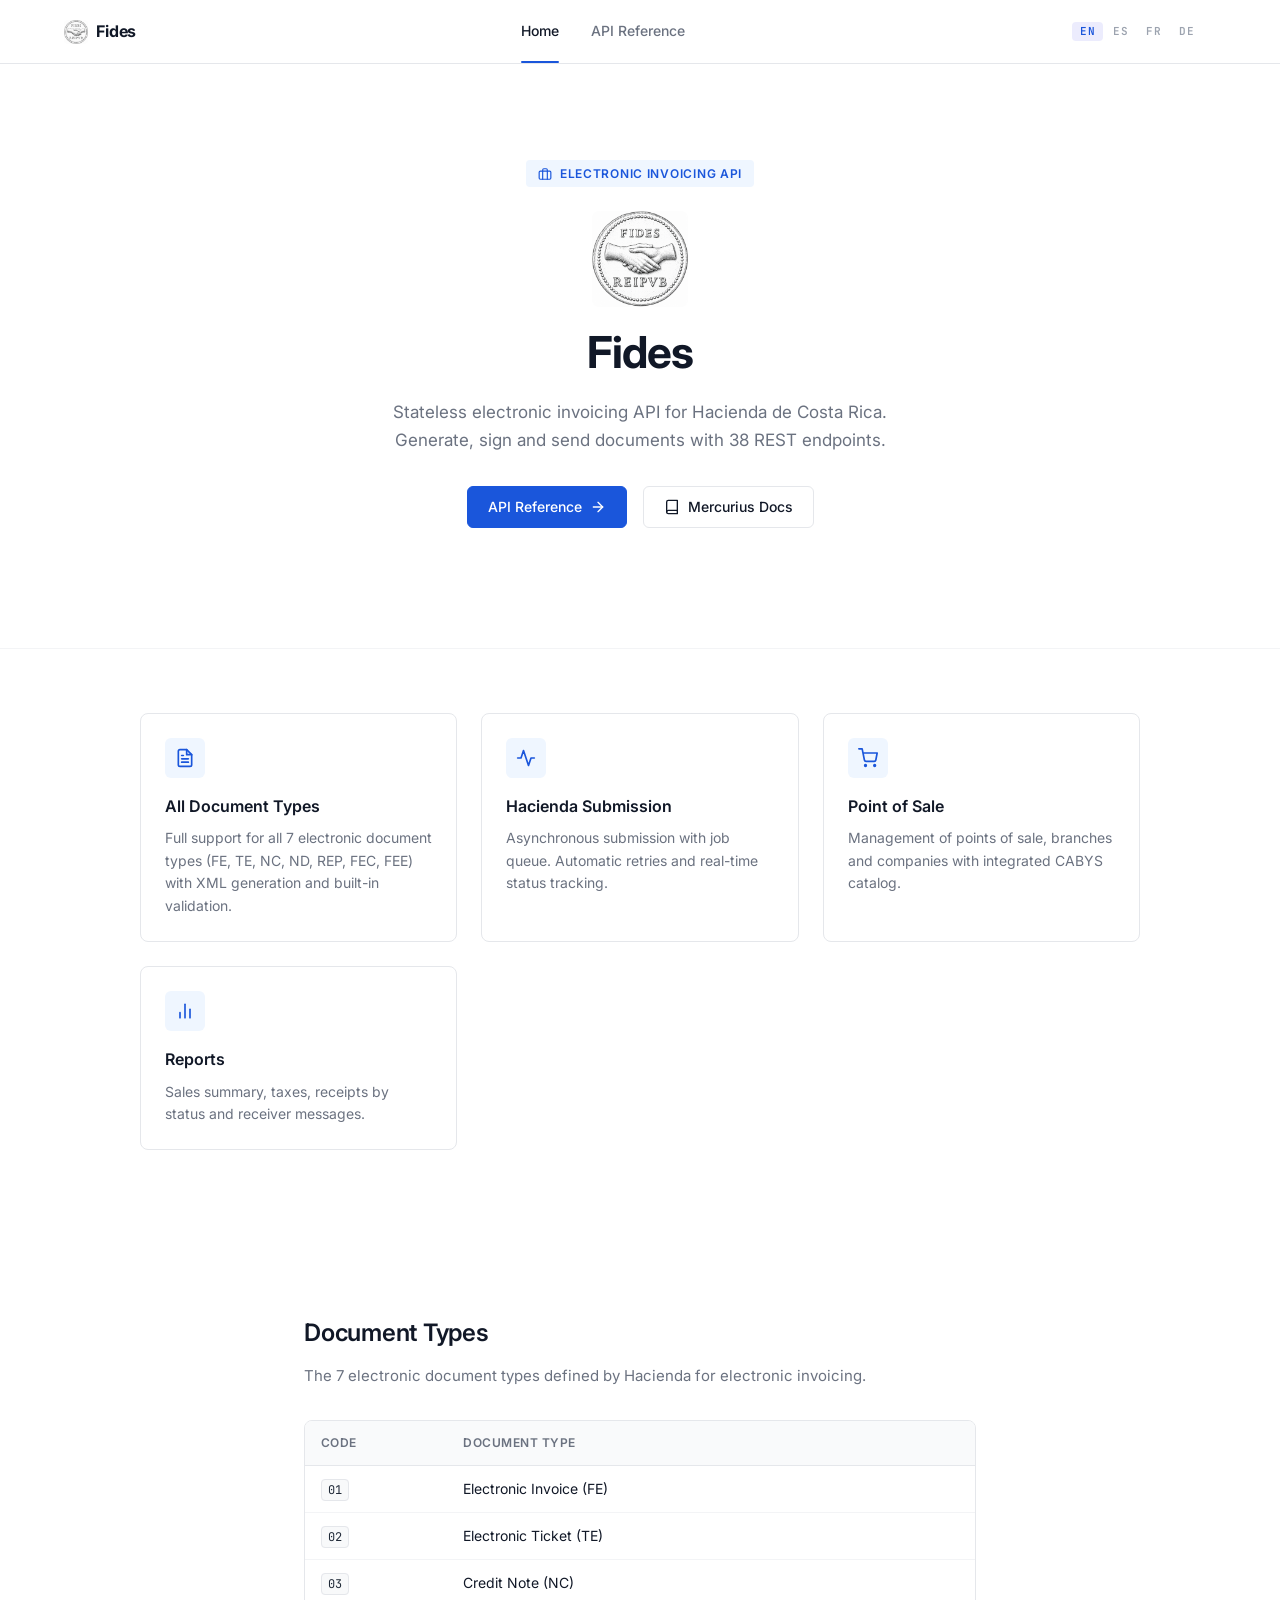
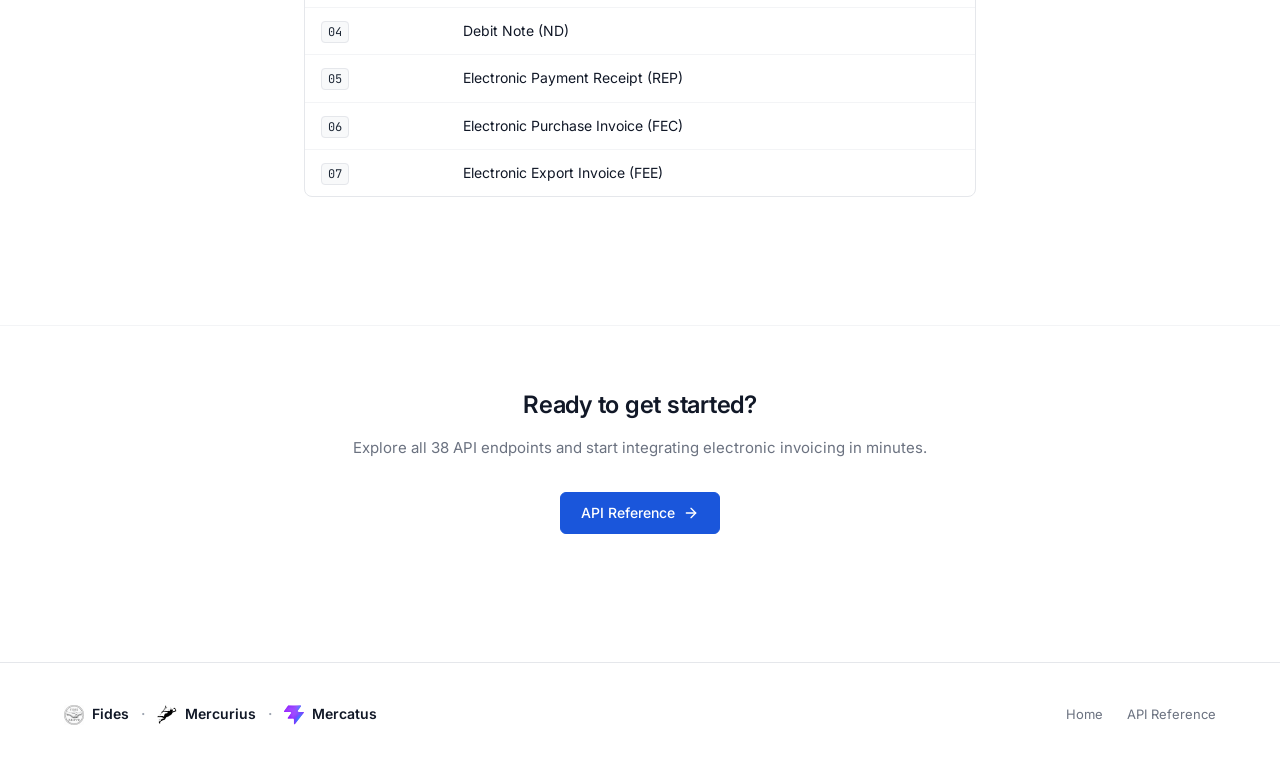
<file: index.html>
<!DOCTYPE html>
<html lang="es">
<head>
  <meta charset="UTF-8">
  <meta name="viewport" content="width=device-width, initial-scale=1.0">
  <title>Fides — API de Facturación Electrónica</title>
  <meta name="description" content="API de facturación electrónica para Hacienda de Costa Rica. 38 endpoints, generación, firma y envío de documentos.">
  <link rel="preconnect" href="https://fonts.googleapis.com">
  <link rel="preconnect" href="https://fonts.gstatic.com" crossorigin>
  <link href="https://fonts.googleapis.com/css2?family=Inter:wght@400;500;600;700&family=JetBrains+Mono:wght@400;500;700&display=swap" rel="stylesheet">
  <link rel="stylesheet" href="styles.css">
</head>
<body>

  <!-- Navigation -->
  <nav class="nav">
    <div class="nav__inner">
      <a href="index.html" class="nav__logo">
        <img src="assets/icon.png" alt="Fides" width="24" height="24">
        Fides
      </a>
      <div class="nav__links">
        <a href="index.html" class="nav__link nav__link--active" data-i18n="nav_home">Inicio</a>
        <a href="api-reference.html" class="nav__link" data-i18n="nav_api_reference">Referencia API</a>
      </div>
      <div class="lang-switcher">
        <button data-lang="en" class="lang-switcher__btn" title="English">EN</button>
        <button data-lang="es" class="lang-switcher__btn" title="Español">ES</button>
        <button data-lang="fr" class="lang-switcher__btn" title="Français">FR</button>
        <button data-lang="de" class="lang-switcher__btn" title="Deutsch">DE</button>
      </div>
      <button class="nav__hamburger" aria-label="Menu" aria-expanded="false">
        <svg xmlns="http://www.w3.org/2000/svg" width="24" height="24" viewBox="0 0 24 24" fill="none" stroke="currentColor" stroke-width="2" stroke-linecap="round" stroke-linejoin="round"><line x1="3" y1="12" x2="21" y2="12"></line><line x1="3" y1="6" x2="21" y2="6"></line><line x1="3" y1="18" x2="21" y2="18"></line></svg>
      </button>
    </div>
  </nav>
  <div class="nav__mobile-menu">
    <a href="index.html" class="nav__mobile-link nav__mobile-link--active" data-i18n="nav_home">Inicio</a>
    <a href="api-reference.html" class="nav__mobile-link" data-i18n="nav_api_reference">Referencia API</a>
    <div class="lang-switcher" style="display:flex;justify-content:center;margin:12px 0;">
      <button data-lang="en" class="lang-switcher__btn" title="English">EN</button>
      <button data-lang="es" class="lang-switcher__btn" title="Español">ES</button>
      <button data-lang="fr" class="lang-switcher__btn" title="Français">FR</button>
      <button data-lang="de" class="lang-switcher__btn" title="Deutsch">DE</button>
    </div>
  </div>

  <!-- Hero -->
  <section class="hero">
    <div class="container">
      <div class="hero__overline reveal">
        <svg xmlns="http://www.w3.org/2000/svg" width="14" height="14" viewBox="0 0 24 24" fill="none" stroke="currentColor" stroke-width="2" stroke-linecap="round" stroke-linejoin="round"><path d="M20 7H4a2 2 0 0 0-2 2v10a2 2 0 0 0 2 2h16a2 2 0 0 0 2-2V9a2 2 0 0 0-2-2z"></path><path d="M16 21V5a2 2 0 0 0-2-2h-4a2 2 0 0 0-2 2v16"></path></svg>
        <span data-i18n="fides_hero_overline">API de Facturación Electrónica</span>
      </div>
      <img src="assets/icon.png" alt="Fides" width="96" height="96" class="hero__logo reveal">
      <h1 class="hero__title reveal">Fides</h1>
      <p class="hero__subtitle reveal" data-i18n="fides_hero_subtitle">API de facturación electrónica sin estado para Hacienda de Costa Rica. Genera, firma y envía documentos con 38 endpoints REST.</p>
      <div class="hero__actions reveal">
        <a href="api-reference.html" class="btn btn--primary">
          <span data-i18n="fides_hero_cta_reference">Referencia API</span>
          <svg xmlns="http://www.w3.org/2000/svg" width="16" height="16" viewBox="0 0 24 24" fill="none" stroke="currentColor" stroke-width="2" stroke-linecap="round" stroke-linejoin="round"><line x1="5" y1="12" x2="19" y2="12"></line><polyline points="12 5 19 12 12 19"></polyline></svg>
        </a>
        <a href="../index.html" class="btn btn--secondary">
          <svg xmlns="http://www.w3.org/2000/svg" width="16" height="16" viewBox="0 0 24 24" fill="none" stroke="currentColor" stroke-width="2" stroke-linecap="round" stroke-linejoin="round"><path d="M4 19.5A2.5 2.5 0 0 1 6.5 17H20"></path><path d="M6.5 2H20v20H6.5A2.5 2.5 0 0 1 4 19.5v-15A2.5 2.5 0 0 1 6.5 2z"></path></svg>
          <span data-i18n="fides_hero_cta_mercurius">Mercurius Docs</span>
        </a>
      </div>
    </div>
  </section>

  <!-- Features -->
  <section class="features">
    <div class="container">
      <div class="features__grid">
        <div class="feature-card reveal">
          <div class="feature-card__icon">
            <svg xmlns="http://www.w3.org/2000/svg" width="20" height="20" viewBox="0 0 24 24" fill="none" stroke="currentColor" stroke-width="2" stroke-linecap="round" stroke-linejoin="round"><path d="M14 2H6a2 2 0 0 0-2 2v16a2 2 0 0 0 2 2h12a2 2 0 0 0 2-2V8z"></path><polyline points="14 2 14 8 20 8"></polyline><line x1="16" y1="13" x2="8" y2="13"></line><line x1="16" y1="17" x2="8" y2="17"></line><polyline points="10 9 9 9 8 9"></polyline></svg>
          </div>
          <div class="feature-card__title" data-i18n="fides_feature_all_docs_title">Todos los Tipos de Documento</div>
          <p class="feature-card__desc" data-i18n="fides_feature_all_docs_desc">Soporte completo para los 7 tipos de documento electrónico (FE, TE, NC, ND, REP, FEC, FEE) con generación XML y validación integrada.</p>
        </div>
        <div class="feature-card reveal">
          <div class="feature-card__icon">
            <svg xmlns="http://www.w3.org/2000/svg" width="20" height="20" viewBox="0 0 24 24" fill="none" stroke="currentColor" stroke-width="2" stroke-linecap="round" stroke-linejoin="round"><polyline points="22 12 18 12 15 21 9 3 6 12 2 12"></polyline></svg>
          </div>
          <div class="feature-card__title" data-i18n="fides_feature_submissions_title">Envío a Hacienda</div>
          <p class="feature-card__desc" data-i18n="fides_feature_submissions_desc">Envío asíncrono con cola de trabajos. Reintentos automáticos y seguimiento de estado en tiempo real.</p>
        </div>
        <div class="feature-card reveal">
          <div class="feature-card__icon">
            <svg xmlns="http://www.w3.org/2000/svg" width="20" height="20" viewBox="0 0 24 24" fill="none" stroke="currentColor" stroke-width="2" stroke-linecap="round" stroke-linejoin="round"><circle cx="9" cy="21" r="1"></circle><circle cx="20" cy="21" r="1"></circle><path d="M1 1h4l2.68 13.39a2 2 0 0 0 2 1.61h9.72a2 2 0 0 0 2-1.61L23 6H6"></path></svg>
          </div>
          <div class="feature-card__title" data-i18n="fides_feature_pos_title">Punto de Venta</div>
          <p class="feature-card__desc" data-i18n="fides_feature_pos_desc">Gestión de puntos de venta, sucursales y empresas con catálogo CABYS integrado.</p>
        </div>
        <div class="feature-card reveal">
          <div class="feature-card__icon">
            <svg xmlns="http://www.w3.org/2000/svg" width="20" height="20" viewBox="0 0 24 24" fill="none" stroke="currentColor" stroke-width="2" stroke-linecap="round" stroke-linejoin="round"><line x1="18" y1="20" x2="18" y2="10"></line><line x1="12" y1="20" x2="12" y2="4"></line><line x1="6" y1="20" x2="6" y2="14"></line></svg>
          </div>
          <div class="feature-card__title" data-i18n="fides_feature_reports_title">Reportes</div>
          <p class="feature-card__desc" data-i18n="fides_feature_reports_desc">Resumen de ventas, impuestos, comprobantes por estado y mensajes del receptor.</p>
        </div>
      </div>
    </div>
  </section>



  <!-- Document Types -->
  <section class="section reveal">
    <div class="container container--narrow">
      <h2 class="section__title" data-i18n="fides_doc_types_title">Tipos de Documento</h2>
      <p class="section__subtitle" data-i18n="fides_doc_types_subtitle">Los 7 tipos de documento electrónico definidos por Hacienda para la facturación electrónica.</p>
      <div class="table-wrapper">
        <table>
          <thead>
            <tr>
              <th data-i18n="fides_doc_types_code">Código</th>
              <th data-i18n="fides_doc_types_name">Tipo de Documento</th>
            </tr>
          </thead>
          <tbody>
            <tr><td><code>01</code></td><td data-i18n="fides_doc_type_01">Factura Electrónica (FE)</td></tr>
            <tr><td><code>02</code></td><td data-i18n="fides_doc_type_02">Tiquete Electrónico (TE)</td></tr>
            <tr><td><code>03</code></td><td data-i18n="fides_doc_type_03">Nota de Crédito (NC)</td></tr>
            <tr><td><code>04</code></td><td data-i18n="fides_doc_type_04">Nota de Débito (ND)</td></tr>
            <tr><td><code>05</code></td><td data-i18n="fides_doc_type_05">Recibo Electrónico de Pago (REP)</td></tr>
            <tr><td><code>06</code></td><td data-i18n="fides_doc_type_06">Factura de Compra Electrónica (FEC)</td></tr>
            <tr><td><code>07</code></td><td data-i18n="fides_doc_type_07">Factura de Exportación Electrónica (FEE)</td></tr>
          </tbody>
        </table>
      </div>
    </div>
  </section>

  <!-- CTA -->
  <section class="section reveal">
    <div class="container container--narrow" style="text-align: center;">
      <h2 class="section__title" data-i18n="fides_cta_title">¿Listo para empezar?</h2>
      <p class="section__subtitle" style="margin-left: auto; margin-right: auto;" data-i18n="fides_cta_subtitle">Explora los 38 endpoints de la API y comienza a integrar facturación electrónica en minutos.</p>
      <div class="hero__actions" style="margin-top: var(--space-6);">
        <a href="api-reference.html" class="btn btn--primary">
          <span data-i18n="fides_cta_button">Referencia API</span>
          <svg xmlns="http://www.w3.org/2000/svg" width="16" height="16" viewBox="0 0 24 24" fill="none" stroke="currentColor" stroke-width="2" stroke-linecap="round" stroke-linejoin="round"><line x1="5" y1="12" x2="19" y2="12"></line><polyline points="12 5 19 12 12 19"></polyline></svg>
        </a>
      </div>
    </div>
  </section>

  <!-- Footer -->
  <footer class="footer">
    <div class="container footer__inner">
      <div class="footer__brand">
        <img src="assets/icon.png" alt="Fides" width="20" height="20">
        Fides
        <span class="footer__separator">·</span>
        <img src="assets/Mercurius.png" alt="Mercurius" width="20" height="20">
        Mercurius
        <span class="footer__separator">·</span>
        <img src="assets/Mercatus.svg" alt="Mercatus" width="20" height="20">
        Mercatus
      </div>
      <div class="footer__links">
        <a href="index.html" class="footer__link" data-i18n="nav_home">Inicio</a>
        <a href="api-reference.html" class="footer__link" data-i18n="nav_api_reference">Referencia API</a>
      </div>
    </div>
  </footer>

  <script src="i18n.js"></script>
  <script src="nav.js"></script>
</body>
</html>
</file>
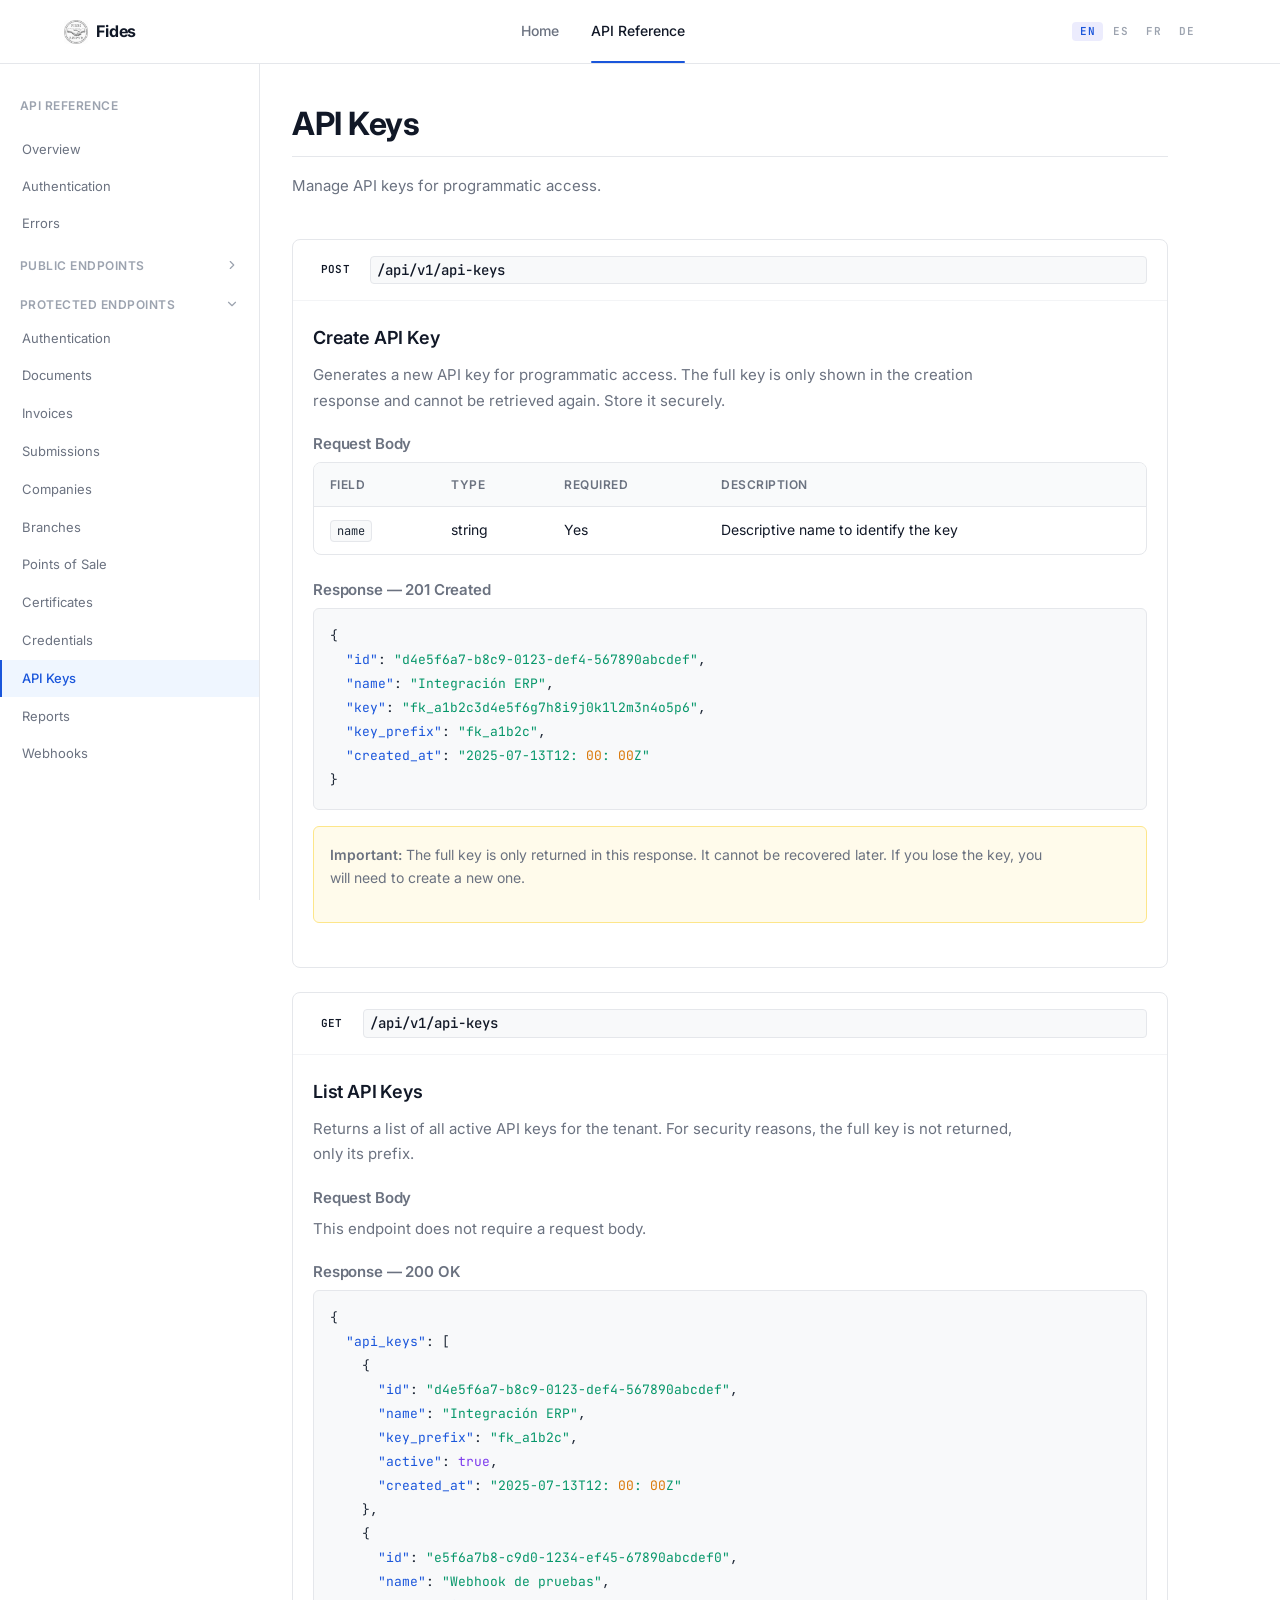
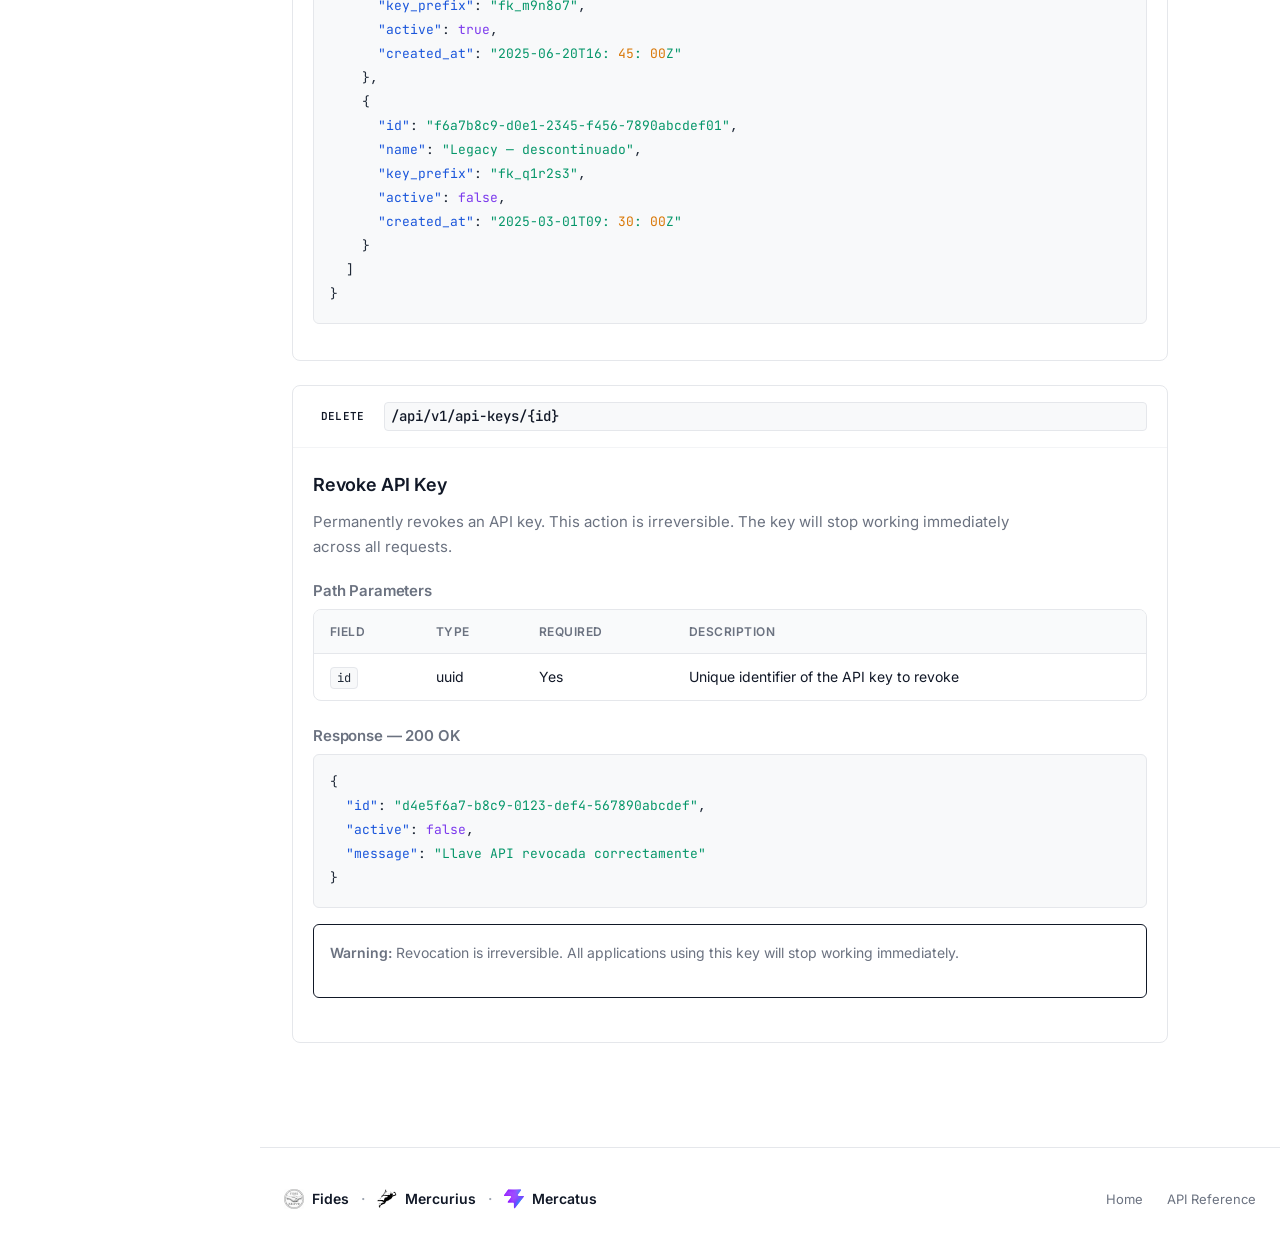
<file: api-api-keys.html>
<!DOCTYPE html>
<html lang="es">
<head>
  <meta charset="UTF-8">
  <meta name="viewport" content="width=device-width, initial-scale=1.0">
  <title>Fides — Llaves API</title>
  <link rel="preconnect" href="https://fonts.googleapis.com">
  <link rel="preconnect" href="https://fonts.gstatic.com" crossorigin>
  <link href="https://fonts.googleapis.com/css2?family=Inter:wght@400;500;600;700&family=JetBrains+Mono:wght@400;500;700&display=swap" rel="stylesheet">
  <link rel="stylesheet" href="styles.css">
</head>
<body>
  <nav class="nav">
    <div class="nav__inner">
      <a href="index.html" class="nav__logo"><img src="assets/icon.png" alt="Fides" width="24" height="24">Fides</a>
      <div class="nav__links">
        <a href="index.html" class="nav__link" data-i18n="nav_home">Inicio</a>
        <a href="api-reference.html" class="nav__link nav__link--active" data-i18n="nav_api_reference">Referencia API</a>
      </div>
      <div class="lang-switcher">
        <button data-lang="en" class="lang-switcher__btn" title="English">EN</button>
        <button data-lang="es" class="lang-switcher__btn" title="Español">ES</button>
        <button data-lang="fr" class="lang-switcher__btn" title="Français">FR</button>
        <button data-lang="de" class="lang-switcher__btn" title="Deutsch">DE</button>
      </div>
      <button class="nav__hamburger" aria-label="Menu" aria-expanded="false">
        <svg xmlns="http://www.w3.org/2000/svg" width="24" height="24" viewBox="0 0 24 24" fill="none" stroke="currentColor" stroke-width="2" stroke-linecap="round" stroke-linejoin="round"><line x1="3" y1="12" x2="21" y2="12"></line><line x1="3" y1="6" x2="21" y2="6"></line><line x1="3" y1="18" x2="21" y2="18"></line></svg>
      </button>
    </div>
  </nav>
  <div class="nav__mobile-menu">
    <a href="index.html" class="nav__mobile-link" data-i18n="nav_home">Inicio</a>
    <a href="api-reference.html" class="nav__mobile-link" data-i18n="nav_api_reference">Referencia API</a>
    <div class="lang-switcher" style="display:flex;justify-content:center;margin:12px 0;">
      <button data-lang="en" class="lang-switcher__btn" title="English">EN</button>
      <button data-lang="es" class="lang-switcher__btn" title="Español">ES</button>
      <button data-lang="fr" class="lang-switcher__btn" title="Français">FR</button>
      <button data-lang="de" class="lang-switcher__btn" title="Deutsch">DE</button>
    </div>
  </div>

  <div class="api-layout">
    <aside class="api-sidebar" id="sidebar">
      <div class="api-sidebar__group">
        <div class="api-sidebar__heading" data-i18n="api_sidebar_title">Referencia API</div>
        <div class="api-sidebar__links">
          <div style="padding: 4px 20px; font-size: 12px; color: var(--text-tertiary);">
            <span data-i18n="api_sidebar_base_url">Base URL:</span>
            <code style="color: var(--accent-primary);">/api/v1</code>
          </div>
        </div>
      </div>
      <div class="api-sidebar__group">
        <a href="index.html#overview" class="api-sidebar__link" data-i18n="api_sidebar_overview">Descripción General</a>
        <a href="index.html#authentication" class="api-sidebar__link" data-i18n="api_sidebar_authentication">Autenticación</a>
        <a href="index.html#errors" class="api-sidebar__link" data-i18n="api_sidebar_errors">Errores</a>
      </div>
      <div class="api-sidebar__group">
        <button class="api-sidebar__heading" onclick="this.classList.toggle('collapsed'); this.nextElementSibling.classList.toggle('hidden')">
          <span data-i18n="api_sidebar_public">Endpoints Públicos</span>
          <svg xmlns="http://www.w3.org/2000/svg" width="14" height="14" viewBox="0 0 24 24" fill="none" stroke="currentColor" stroke-width="2" stroke-linecap="round" stroke-linejoin="round"><polyline points="6 9 12 15 18 9"></polyline></svg>
        </button>
        <div class="api-sidebar__links">
          <a href="api-public.html" class="api-sidebar__link" data-i18n="api_sidebar_health">Salud</a>
        </div>
      </div>
      <div class="api-sidebar__group">
        <button class="api-sidebar__heading" onclick="this.classList.toggle('collapsed'); this.nextElementSibling.classList.toggle('hidden')">
          <span data-i18n="api_sidebar_protected">Endpoints Protegidos</span>
          <svg xmlns="http://www.w3.org/2000/svg" width="14" height="14" viewBox="0 0 24 24" fill="none" stroke="currentColor" stroke-width="2" stroke-linecap="round" stroke-linejoin="round"><polyline points="6 9 12 15 18 9"></polyline></svg>
        </button>
        <div class="api-sidebar__links">
          <a href="api-auth.html" class="api-sidebar__link" data-i18n="api_sidebar_auth">Autenticación</a>
          <a href="api-documents.html" class="api-sidebar__link" data-i18n="api_sidebar_documents">Documentos</a>
          <a href="api-invoices.html" class="api-sidebar__link" data-i18n="api_sidebar_invoices">Facturas</a>
          <a href="api-submissions.html" class="api-sidebar__link" data-i18n="api_sidebar_submissions">Envíos</a>
          <a href="api-companies.html" class="api-sidebar__link" data-i18n="api_sidebar_companies">Empresas</a>
          <a href="api-branches.html" class="api-sidebar__link" data-i18n="api_sidebar_branches">Sucursales</a>
          <a href="api-pos.html" class="api-sidebar__link" data-i18n="api_sidebar_pos">Puntos de Venta</a>
          <a href="api-certificates.html" class="api-sidebar__link" data-i18n="api_sidebar_certificates">Certificados</a>
          <a href="api-credentials.html" class="api-sidebar__link" data-i18n="api_sidebar_credentials">Credenciales</a>
          <a href="api-api-keys.html" class="api-sidebar__link api-sidebar__link--active" data-i18n="api_sidebar_api_keys">Llaves API</a>
          <a href="api-reports.html" class="api-sidebar__link" data-i18n="api_sidebar_reports">Reportes</a>
          <a href="api-webhooks.html" class="api-sidebar__link" data-i18n="api_sidebar_webhooks">Webhooks</a>
        </div>
      </div>
    </aside>
    <main class="api-main">
      <section class="api-section">
        <h1 data-i18n="api_keys_title">Llaves API</h1>
        <p class="api-section__description" data-i18n="api_keys_description">Gestionar llaves API para acceso programático.</p>
      </section>

      <section class="endpoint" id="create-api-key">
        <div class="endpoint__header">
          <span class="badge badge--post">POST</span>
          <code class="endpoint__path">/api/v1/api-keys</code>
        </div>
        <div class="endpoint__body">
          <h3 data-i18n="api_keys_create_title">Crear Llave API</h3>
          <p data-i18n="api_keys_create_description">Genera una nueva llave API para acceso programático. La llave completa se muestra únicamente en la respuesta de creación y no podrá consultarse nuevamente. Guárdala de forma segura.</p>
          <h4 data-i18n="api_request_body">Cuerpo de la Solicitud</h4>
          <div class="table-wrapper">
            <table>
              <thead>
                <tr>
                  <th data-i18n="api_th_field">Campo</th>
                  <th data-i18n="api_th_type">Tipo</th>
                  <th data-i18n="api_th_required">Requerido</th>
                  <th data-i18n="api_th_description">Descripción</th>
                </tr>
              </thead>
              <tbody>
                <tr>
                  <td><code>name</code></td>
                  <td>string</td>
                  <td data-i18n="api_yes">Sí</td>
                  <td data-i18n="api_keys_create_name_desc">Nombre descriptivo para identificar la llave</td>
                </tr>
              </tbody>
            </table>
          </div>
          <h4>Response — 201 Created</h4>
<pre><code>{
  "id": "d4e5f6a7-b8c9-0123-def4-567890abcdef",
  "name": "Integración ERP",
  "key": "fk_a1b2c3d4e5f6g7h8i9j0k1l2m3n4o5p6",
  "key_prefix": "fk_a1b2c",
  "created_at": "2025-07-13T12:00:00Z"
}</code></pre>
          <div class="callout callout--warning">
            <p data-i18n-html="api_keys_create_warning"><strong>Importante:</strong> La llave completa solo se retorna en esta respuesta. No se puede recuperar posteriormente. Si pierdes la llave, deberás crear una nueva.</p>
          </div>
        </div>
      </section>

      <section class="endpoint" id="list-api-keys">
        <div class="endpoint__header">
          <span class="badge badge--get">GET</span>
          <code class="endpoint__path">/api/v1/api-keys</code>
        </div>
        <div class="endpoint__body">
          <h3 data-i18n="api_keys_list_title">Listar Llaves API</h3>
          <p data-i18n="api_keys_list_description">Obtiene la lista de todas las llaves API activas del tenant. Por razones de seguridad, la llave completa no se retorna, solo su prefijo.</p>
          <h4 data-i18n="api_request_body">Cuerpo de la Solicitud</h4>
          <p data-i18n="api_keys_list_no_body">Este endpoint no requiere cuerpo de solicitud.</p>
          <h4>Response — 200 OK</h4>
<pre><code>{
  "api_keys": [
    {
      "id": "d4e5f6a7-b8c9-0123-def4-567890abcdef",
      "name": "Integración ERP",
      "key_prefix": "fk_a1b2c",
      "active": true,
      "created_at": "2025-07-13T12:00:00Z"
    },
    {
      "id": "e5f6a7b8-c9d0-1234-ef45-67890abcdef0",
      "name": "Webhook de pruebas",
      "key_prefix": "fk_m9n8o7",
      "active": true,
      "created_at": "2025-06-20T16:45:00Z"
    },
    {
      "id": "f6a7b8c9-d0e1-2345-f456-7890abcdef01",
      "name": "Legacy — descontinuado",
      "key_prefix": "fk_q1r2s3",
      "active": false,
      "created_at": "2025-03-01T09:30:00Z"
    }
  ]
}</code></pre>
        </div>
      </section>

      <section class="endpoint" id="revoke-api-key">
        <div class="endpoint__header">
          <span class="badge badge--delete">DELETE</span>
          <code class="endpoint__path">/api/v1/api-keys/{id}</code>
        </div>
        <div class="endpoint__body">
          <h3 data-i18n="api_keys_revoke_title">Revocar Llave API</h3>
          <p data-i18n="api_keys_revoke_description">Revoca una llave API de forma permanente. Esta acción es irreversible. La llave dejará de funcionar de manera inmediata en todas las solicitudes.</p>
          <h4 data-i18n="api_path_parameters">Parámetros de Ruta</h4>
          <div class="table-wrapper">
            <table>
              <thead>
                <tr>
                  <th data-i18n="api_th_field">Campo</th>
                  <th data-i18n="api_th_type">Tipo</th>
                  <th data-i18n="api_th_required">Requerido</th>
                  <th data-i18n="api_th_description">Descripción</th>
                </tr>
              </thead>
              <tbody>
                <tr>
                  <td><code>id</code></td>
                  <td>uuid</td>
                  <td data-i18n="api_yes">Sí</td>
                  <td data-i18n="api_keys_revoke_id_desc">Identificador único de la llave API a revocar</td>
                </tr>
              </tbody>
            </table>
          </div>
          <h4>Response — 200 OK</h4>
<pre><code>{
  "id": "d4e5f6a7-b8c9-0123-def4-567890abcdef",
  "active": false,
  "message": "Llave API revocada correctamente"
}</code></pre>
          <div class="callout callout--danger">
            <p data-i18n-html="api_keys_revoke_warning"><strong>Advertencia:</strong> La revocación es irreversible. Todas las aplicaciones que usen esta llave dejarán de funcionar de inmediato.</p>
          </div>
        </div>
      </section>
    </main>
  </div>
  <footer class="footer">
    <div class="container footer__inner">
      <div class="footer__brand"><img src="assets/icon.png" alt="Fides" width="20" height="20">Fides <span class="footer__separator">·</span> <img src="assets/Mercurius.png" alt="Mercurius" width="20" height="20"> Mercurius <span class="footer__separator">·</span> <img src="assets/Mercatus.svg" alt="Mercatus" width="20" height="20"> Mercatus</div>
      <div class="footer__links">
        <a href="index.html" class="footer__link" data-i18n="nav_home">Inicio</a>
        <a href="api-reference.html" class="footer__link" data-i18n="nav_api_reference">Referencia API</a>
      </div>
    </div>
  </footer>
  <script src="i18n.js"></script>
  <script src="nav.js"></script>
</body>
</html>
</file>
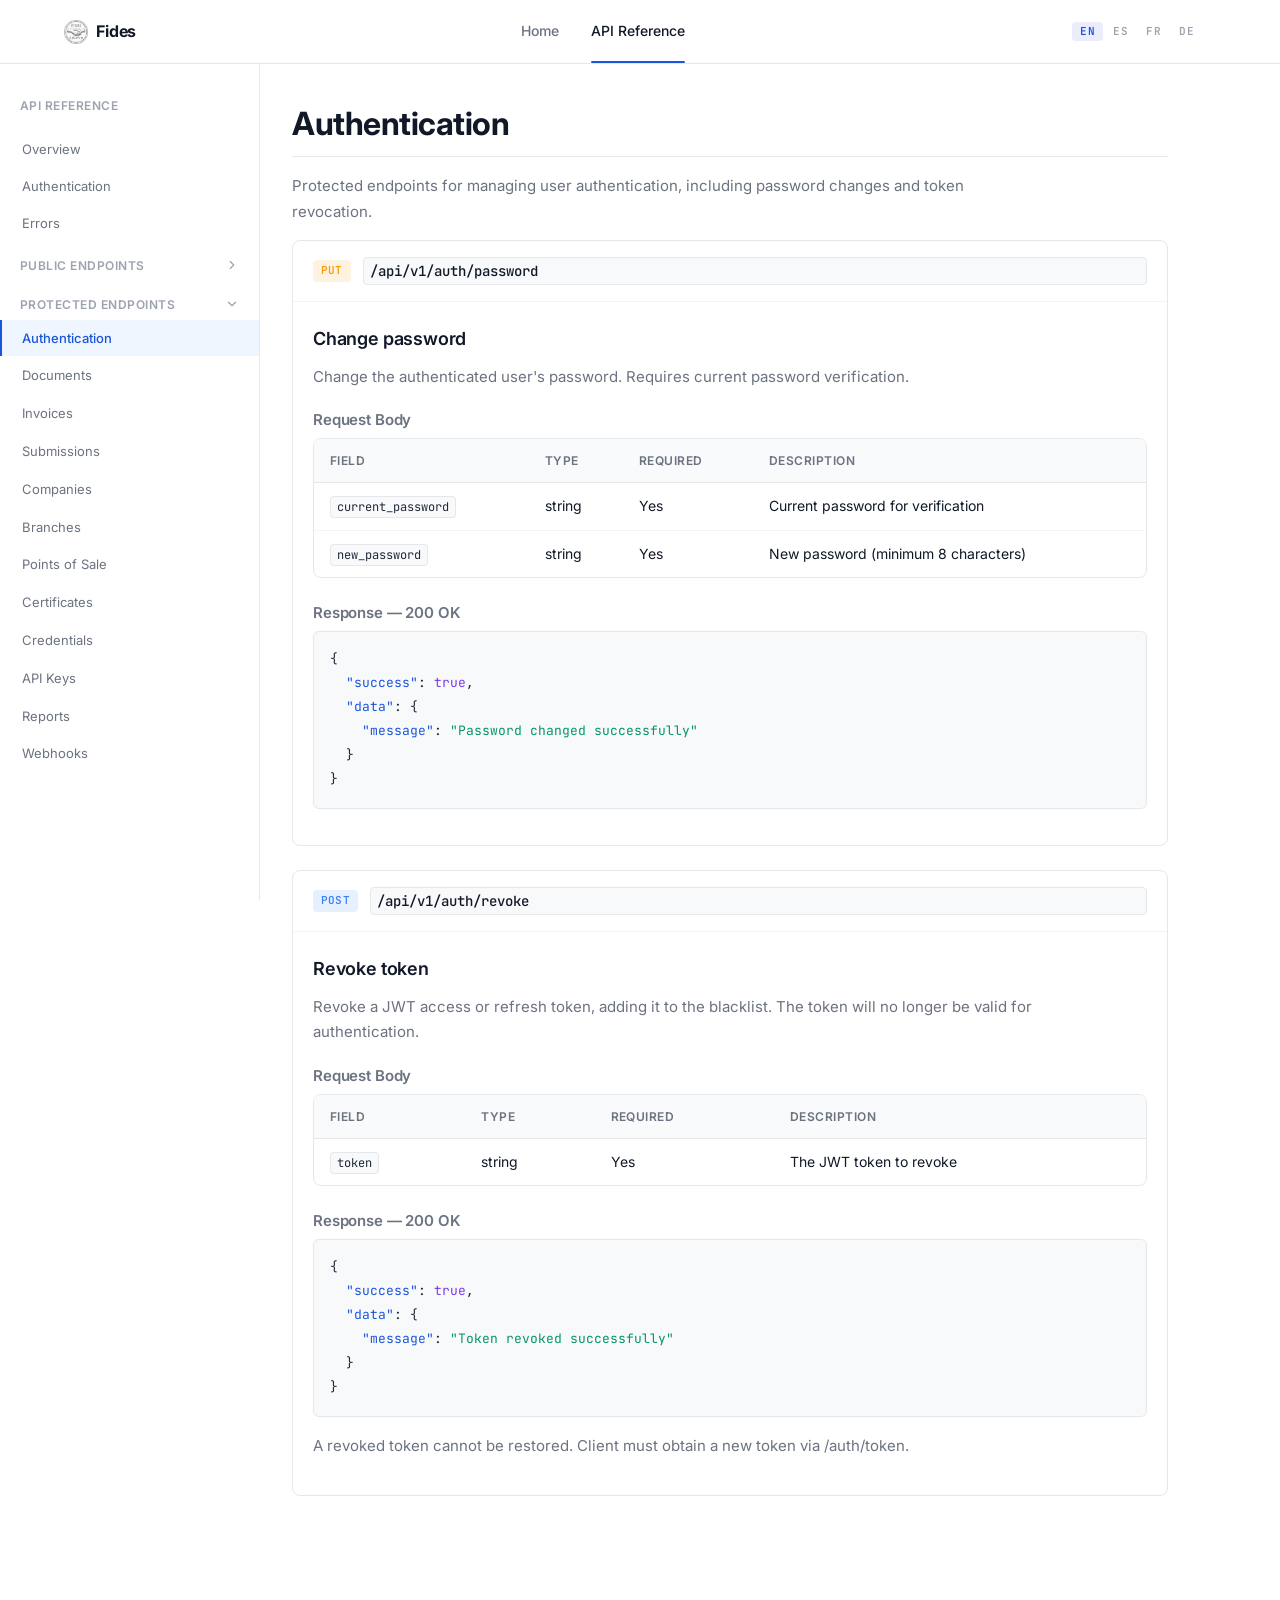
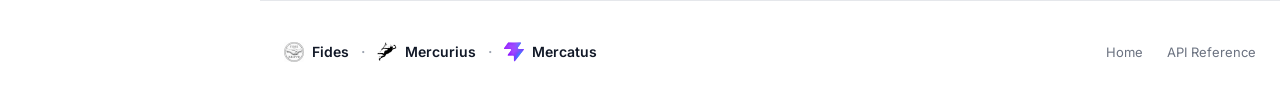
<file: api-auth.html>
<!DOCTYPE html>
<html lang="es">
<head>
  <meta charset="UTF-8">
  <meta name="viewport" content="width=device-width, initial-scale=1.0">
  <title>Fides — Autenticación</title>
  <link rel="preconnect" href="https://fonts.googleapis.com">
  <link rel="preconnect" href="https://fonts.gstatic.com" crossorigin>
  <link href="https://fonts.googleapis.com/css2?family=Inter:wght@400;500;600;700&family=JetBrains+Mono:wght@400;500;700&display=swap" rel="stylesheet">
  <link rel="stylesheet" href="styles.css">
</head>
<body>
  <nav class="nav">
    <div class="nav__inner">
      <a href="index.html" class="nav__logo">
        <img src="assets/icon.png" alt="Fides" width="24" height="24">
        Fides
      </a>
      <div class="nav__links">
        <a href="index.html" class="nav__link" data-i18n="nav_home">Inicio</a>
        <a href="api-reference.html" class="nav__link nav__link--active" data-i18n="nav_api_reference">Referencia API</a>
      </div>
      <div class="lang-switcher">
        <button data-lang="en" class="lang-switcher__btn" title="English">EN</button>
        <button data-lang="es" class="lang-switcher__btn" title="Español">ES</button>
        <button data-lang="fr" class="lang-switcher__btn" title="Français">FR</button>
        <button data-lang="de" class="lang-switcher__btn" title="Deutsch">DE</button>
      </div>
      <button class="nav__hamburger" aria-label="Menu" aria-expanded="false">
        <svg xmlns="http://www.w3.org/2000/svg" width="24" height="24" viewBox="0 0 24 24" fill="none" stroke="currentColor" stroke-width="2" stroke-linecap="round" stroke-linejoin="round"><line x1="3" y1="12" x2="21" y2="12"></line><line x1="3" y1="6" x2="21" y2="6"></line><line x1="3" y1="18" x2="21" y2="18"></line></svg>
      </button>
    </div>
  </nav>
  <div class="nav__mobile-menu">
    <a href="index.html" class="nav__mobile-link" data-i18n="nav_home">Inicio</a>
    <a href="api-reference.html" class="nav__mobile-link" data-i18n="nav_api_reference">Referencia API</a>
    <div class="lang-switcher" style="display:flex;justify-content:center;margin:12px 0;">
      <button data-lang="en" class="lang-switcher__btn" title="English">EN</button>
      <button data-lang="es" class="lang-switcher__btn" title="Español">ES</button>
      <button data-lang="fr" class="lang-switcher__btn" title="Français">FR</button>
      <button data-lang="de" class="lang-switcher__btn" title="Deutsch">DE</button>
    </div>
  </div>

  <div class="api-layout">
    <aside class="api-sidebar" id="sidebar">
      <!-- SIDEBAR — SAME ON EVERY PAGE -->
      <div class="api-sidebar__group">
        <div class="api-sidebar__heading" data-i18n="api_sidebar_title">Referencia API</div>
        <div class="api-sidebar__links">
          <div style="padding: 4px 20px; font-size: 12px; color: var(--text-tertiary);">
            <span data-i18n="api_sidebar_base_url">Base URL:</span>
            <code style="color: var(--accent-primary);">/api/v1</code>
          </div>
        </div>
      </div>
      <div class="api-sidebar__group">
        <a href="index.html#overview" class="api-sidebar__link" data-i18n="api_sidebar_overview">Descripción General</a>
        <a href="index.html#authentication" class="api-sidebar__link" data-i18n="api_sidebar_authentication">Autenticación</a>
        <a href="index.html#errors" class="api-sidebar__link" data-i18n="api_sidebar_errors">Errores</a>
      </div>
      <div class="api-sidebar__group">
        <button class="api-sidebar__heading" onclick="this.classList.toggle('collapsed'); this.nextElementSibling.classList.toggle('hidden')">
          <span data-i18n="api_sidebar_public">Endpoints Públicos</span>
          <svg xmlns="http://www.w3.org/2000/svg" width="14" height="14" viewBox="0 0 24 24" fill="none" stroke="currentColor" stroke-width="2" stroke-linecap="round" stroke-linejoin="round"><polyline points="6 9 12 15 18 9"></polyline></svg>
        </button>
        <div class="api-sidebar__links">
          <a href="api-public.html" class="api-sidebar__link" data-i18n="api_sidebar_health">Salud</a>
        </div>
      </div>
      <div class="api-sidebar__group">
        <button class="api-sidebar__heading" onclick="this.classList.toggle('collapsed'); this.nextElementSibling.classList.toggle('hidden')">
          <span data-i18n="api_sidebar_protected">Endpoints Protegidos</span>
          <svg xmlns="http://www.w3.org/2000/svg" width="14" height="14" viewBox="0 0 24 24" fill="none" stroke="currentColor" stroke-width="2" stroke-linecap="round" stroke-linejoin="round"><polyline points="6 9 12 15 18 9"></polyline></svg>
        </button>
        <div class="api-sidebar__links">
          <a href="api-auth.html" class="api-sidebar__link api-sidebar__link--active" data-i18n="api_sidebar_auth">Autenticación</a>
          <a href="api-documents.html" class="api-sidebar__link" data-i18n="api_sidebar_documents">Documentos</a>
          <a href="api-invoices.html" class="api-sidebar__link" data-i18n="api_sidebar_invoices">Facturas</a>
          <a href="api-submissions.html" class="api-sidebar__link" data-i18n="api_sidebar_submissions">Envíos</a>
          <a href="api-companies.html" class="api-sidebar__link" data-i18n="api_sidebar_companies">Empresas</a>
          <a href="api-branches.html" class="api-sidebar__link" data-i18n="api_sidebar_branches">Sucursales</a>
          <a href="api-pos.html" class="api-sidebar__link" data-i18n="api_sidebar_pos">Puntos de Venta</a>
          <a href="api-certificates.html" class="api-sidebar__link" data-i18n="api_sidebar_certificates">Certificados</a>
          <a href="api-credentials.html" class="api-sidebar__link" data-i18n="api_sidebar_credentials">Credenciales</a>
          <a href="api-api-keys.html" class="api-sidebar__link" data-i18n="api_sidebar_api_keys">Llaves API</a>
          <a href="api-reports.html" class="api-sidebar__link" data-i18n="api_sidebar_reports">Reportes</a>
          <a href="api-webhooks.html" class="api-sidebar__link" data-i18n="api_sidebar_webhooks">Webhooks</a>
        </div>
      </div>
    </aside>

    <main class="api-main">
      <h1 data-i18n="api_auth_title">Autenticación</h1>
      <p data-i18n="api_auth_description">Endpoints protegidos para gestionar la autenticación del usuario, incluyendo cambio de contraseñas y revocación de tokens.</p>

      <section class="endpoint" id="change-password">
        <div class="endpoint__header">
          <span class="badge badge--yellow">PUT</span>
          <code class="endpoint__path">/api/v1/auth/password</code>
        </div>
        <div class="endpoint__body">
          <h3 data-i18n="api_auth_change_password_title">Cambiar contraseña</h3>
          <p data-i18n="api_auth_change_password_description">Change the authenticated user's password. Requires current password verification.</p>

          <h4 data-i18n="api_auth_request_body">Request Body</h4>
          <div class="table-wrapper">
            <table>
              <thead>
                <tr>
                  <th data-i18n="api_auth_table_field">Campo</th>
                  <th data-i18n="api_auth_table_type">Tipo</th>
                  <th data-i18n="api_auth_table_required">Requerido</th>
                  <th data-i18n="api_auth_table_description">Descripción</th>
                </tr>
              </thead>
              <tbody>
                <tr>
                  <td><code>current_password</code></td>
                  <td>string</td>
                  <td data-i18n="api_auth_yes">Sí</td>
                  <td data-i18n="api_auth_change_password_field_current">Current password for verification</td>
                </tr>
                <tr>
                  <td><code>new_password</code></td>
                  <td>string</td>
                  <td data-i18n="api_auth_yes">Sí</td>
                  <td data-i18n="api_auth_change_password_field_new">New password (minimum 8 characters)</td>
                </tr>
              </tbody>
            </table>
          </div>

          <h4 data-i18n="api_auth_response_200">Response — 200 OK</h4>
          <pre><code>{
  "success": true,
  "data": {
    "message": "Password changed successfully"
  }
}</code></pre>
        </div>
      </section>

      <section class="endpoint" id="revoke-token">
        <div class="endpoint__header">
          <span class="badge badge--blue">POST</span>
          <code class="endpoint__path">/api/v1/auth/revoke</code>
        </div>
        <div class="endpoint__body">
          <h3 data-i18n="api_auth_revoke_token_title">Revocar token</h3>
          <p data-i18n="api_auth_revoke_token_description">Revoke a JWT access or refresh token, adding it to the blacklist. The token will no longer be valid for authentication.</p>

          <h4 data-i18n="api_auth_request_body">Request Body</h4>
          <div class="table-wrapper">
            <table>
              <thead>
                <tr>
                  <th data-i18n="api_auth_table_field">Campo</th>
                  <th data-i18n="api_auth_table_type">Tipo</th>
                  <th data-i18n="api_auth_table_required">Requerido</th>
                  <th data-i18n="api_auth_table_description">Descripción</th>
                </tr>
              </thead>
              <tbody>
                <tr>
                  <td><code>token</code></td>
                  <td>string</td>
                  <td data-i18n="api_auth_yes">Sí</td>
                  <td data-i18n="api_auth_revoke_token_field_token">The JWT token to revoke</td>
                </tr>
              </tbody>
            </table>
          </div>

          <h4 data-i18n="api_auth_response_200">Response — 200 OK</h4>
          <pre><code>{
  "success": true,
  "data": {
    "message": "Token revoked successfully"
  }
}</code></pre>

          <div class="endpoint__note">
            <p data-i18n="api_auth_revoke_token_note">A revoked token cannot be restored. Client must obtain a new token via /auth/token.</p>
          </div>
        </div>
      </section>
    </main>
  </div>

  <footer class="footer">
    <div class="container footer__inner">
      <div class="footer__brand">
        <img src="assets/icon.png" alt="Fides" width="20" height="20">
        Fides
        <span class="footer__separator">·</span>
        <img src="assets/Mercurius.png" alt="Mercurius" width="20" height="20">
        Mercurius
        <span class="footer__separator">·</span>
        <img src="assets/Mercatus.svg" alt="Mercatus" width="20" height="20">
        Mercatus
      </div>
      <div class="footer__links">
        <a href="index.html" class="footer__link" data-i18n="nav_home">Inicio</a>
        <a href="api-reference.html" class="footer__link" data-i18n="nav_api_reference">Referencia API</a>
      </div>
    </div>
  </footer>
  <script src="i18n.js"></script>
  <script src="nav.js"></script>
</body>
</html>
</file>
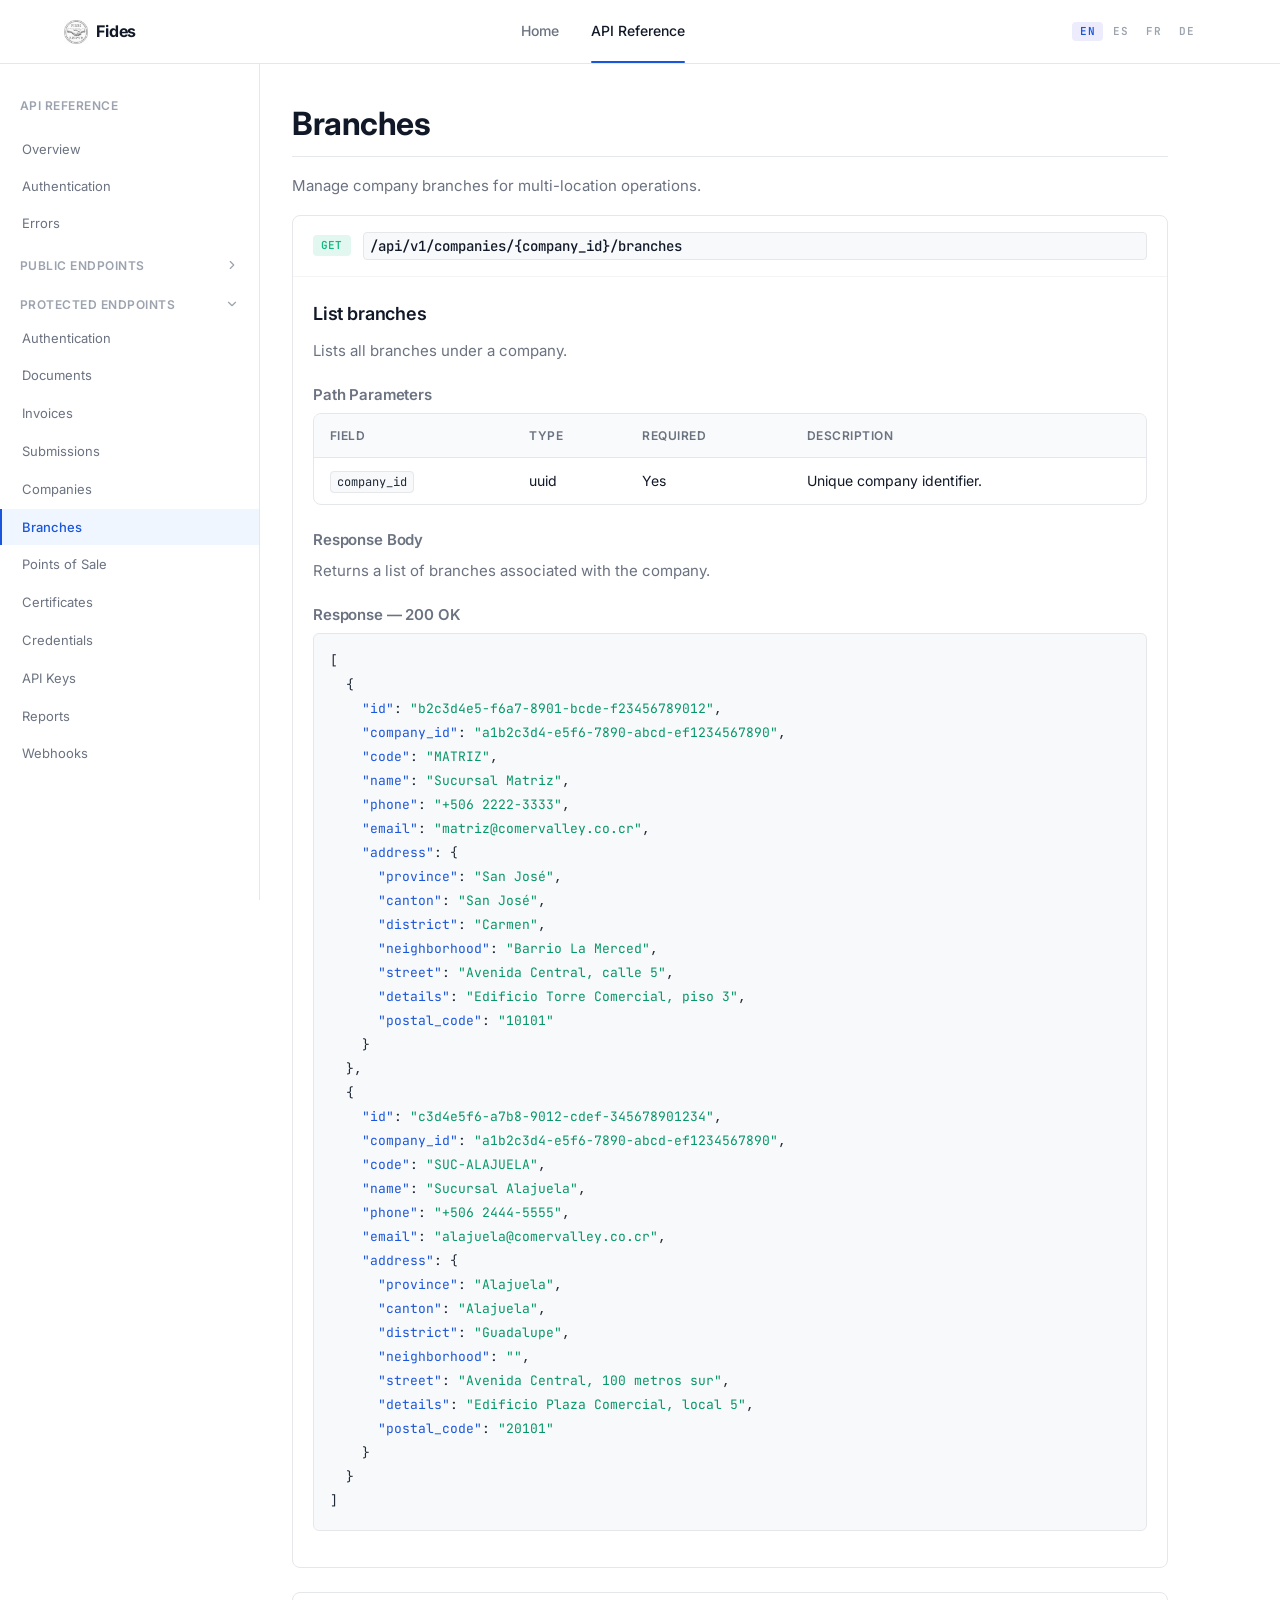
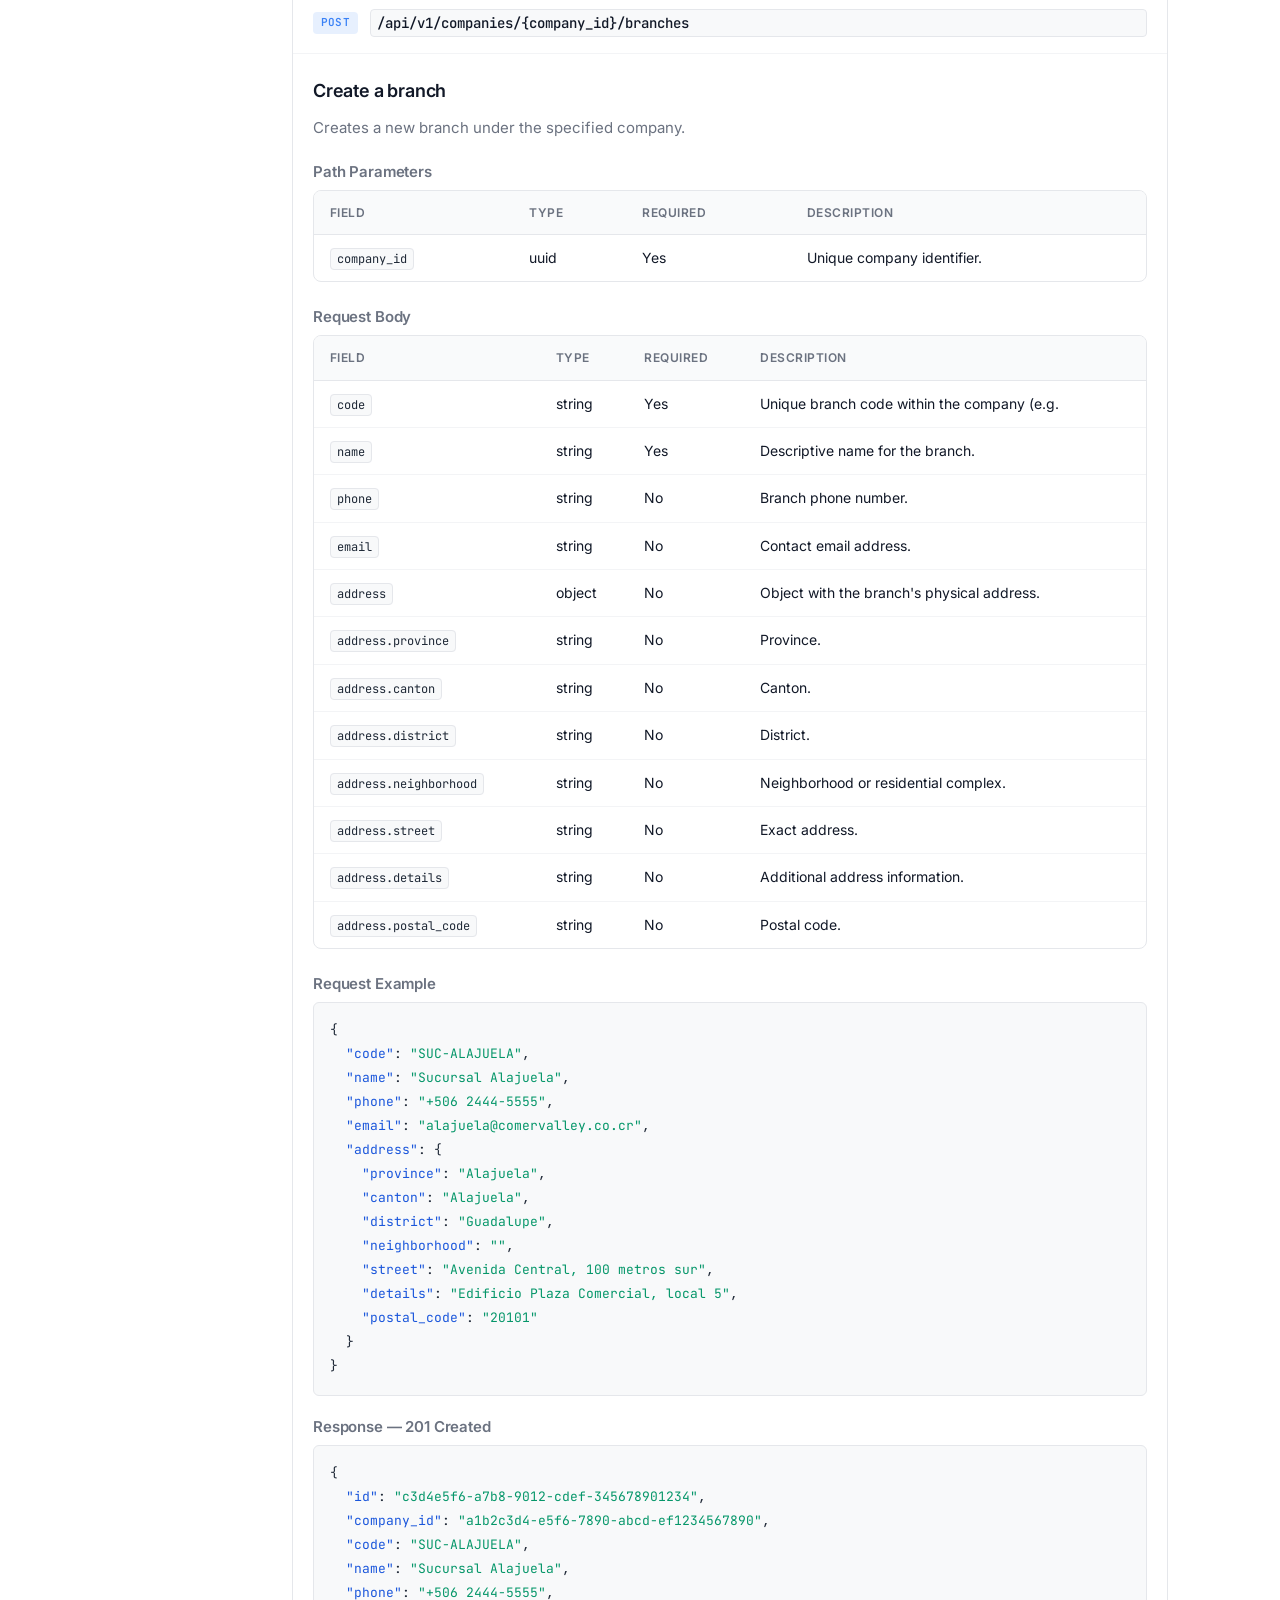
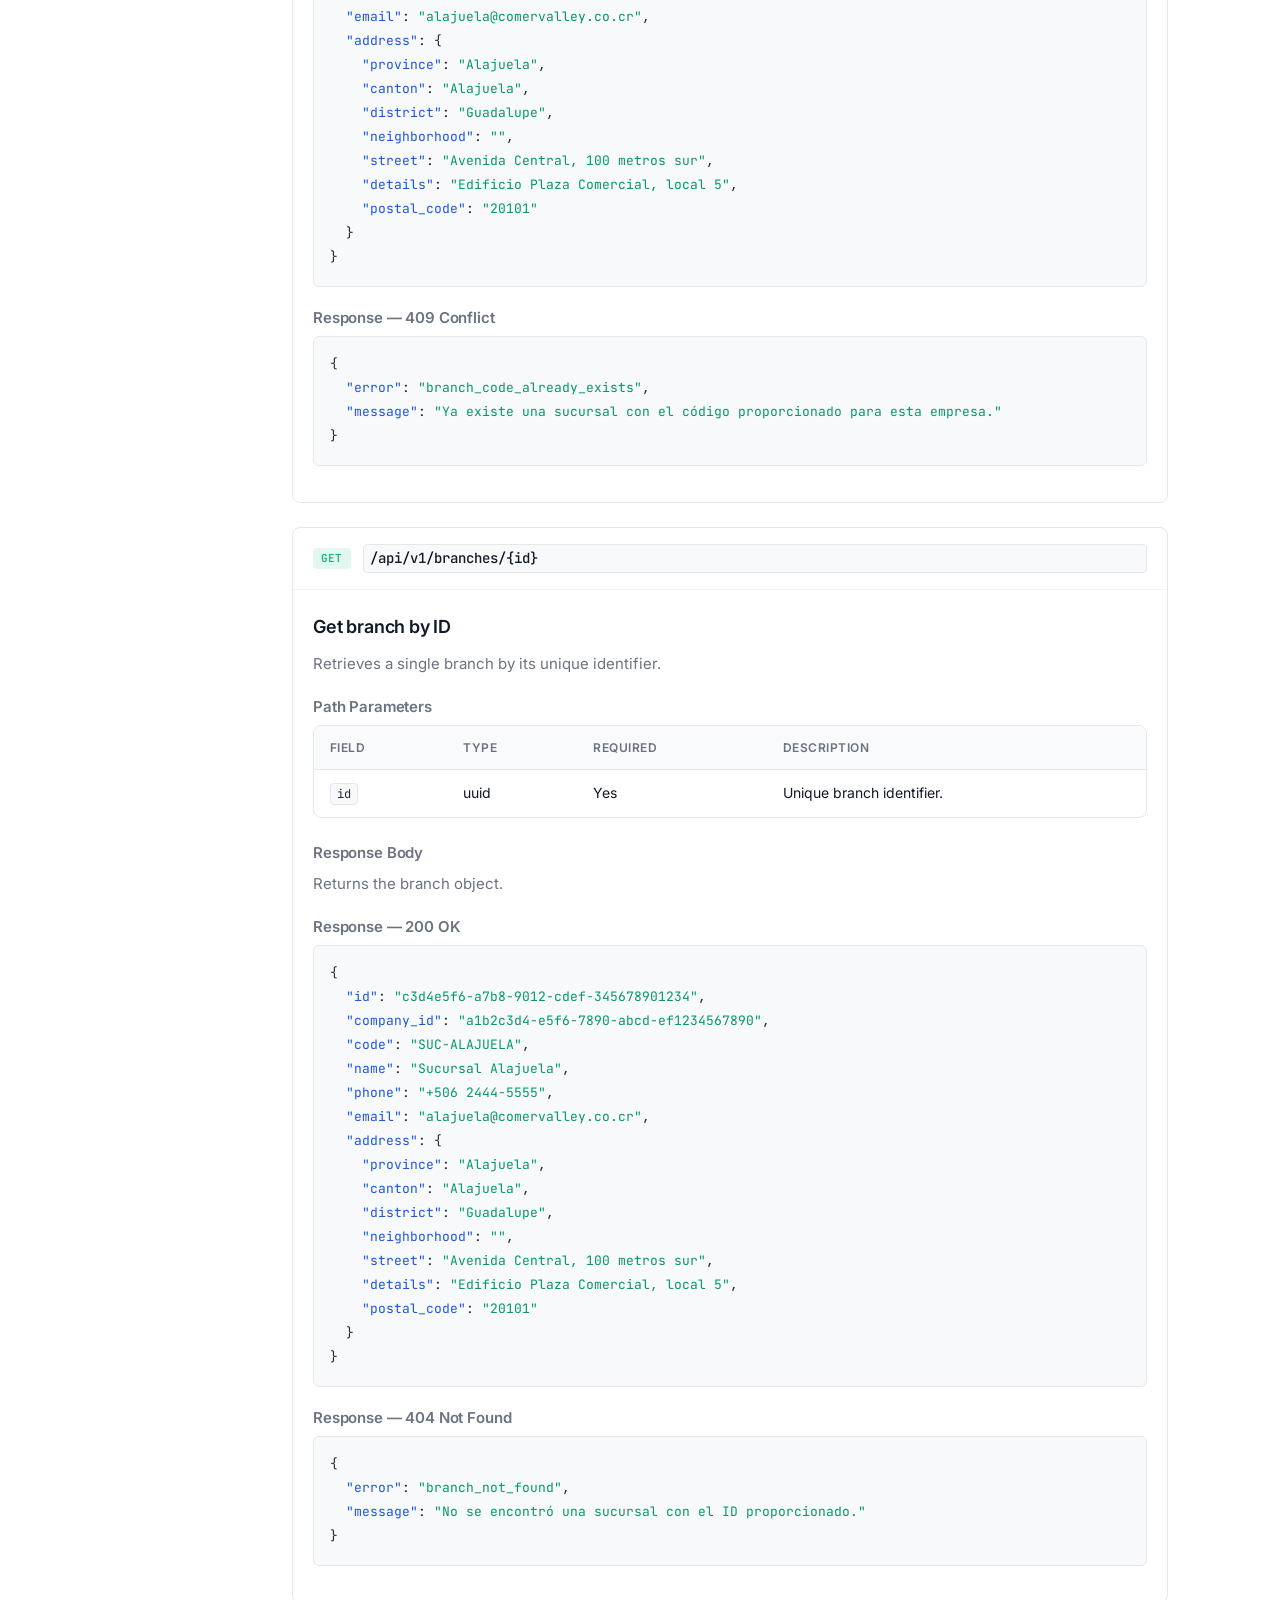
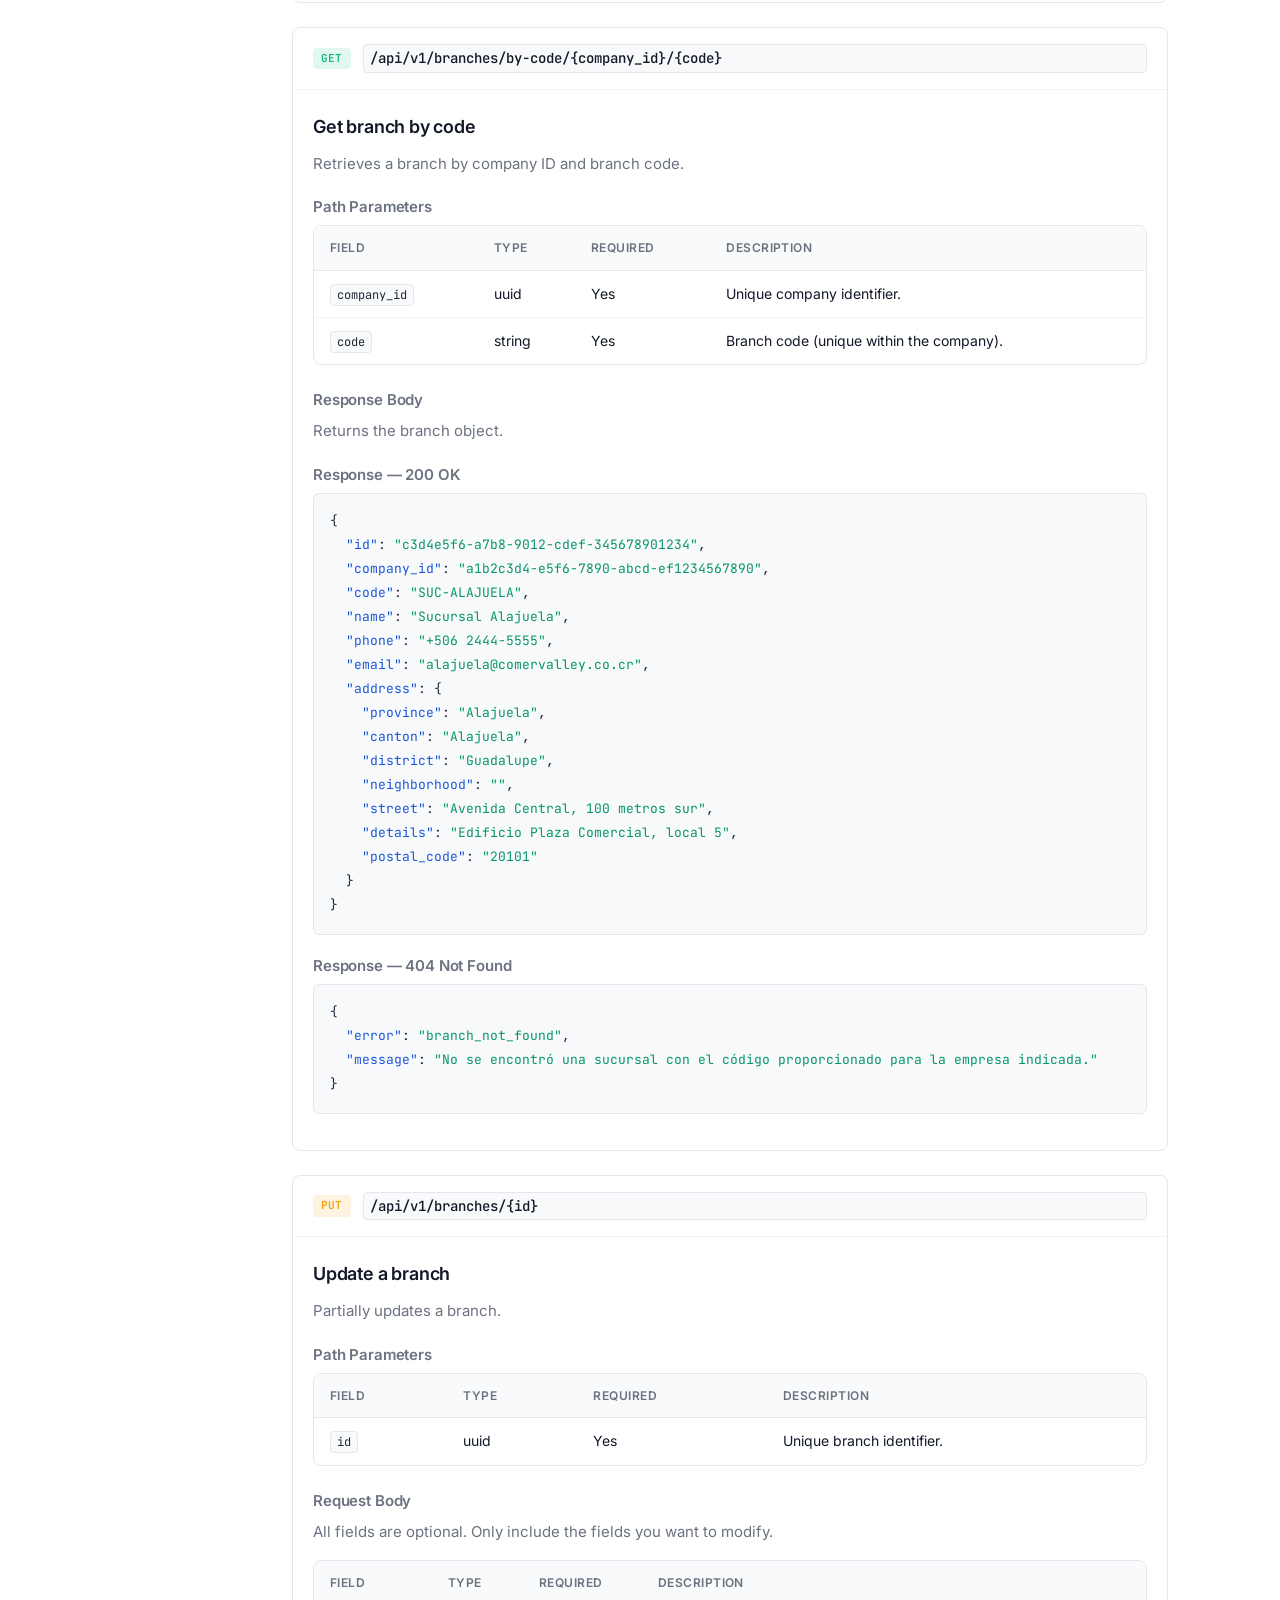
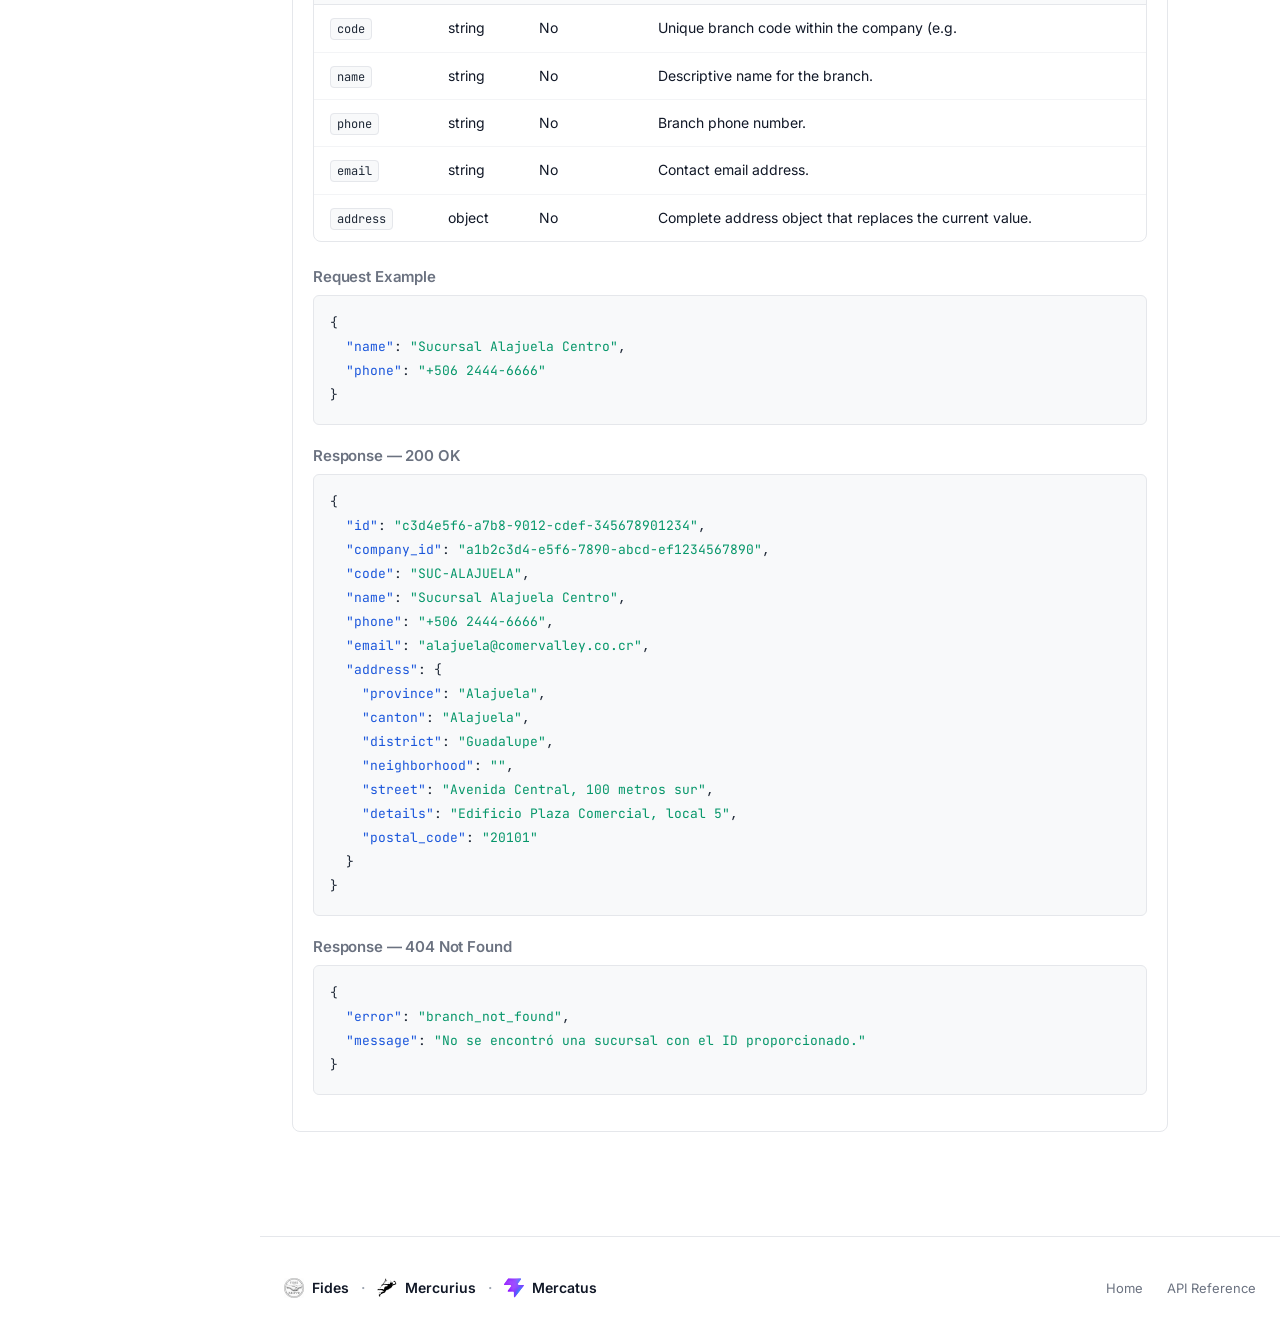
<file: api-branches.html>
<!DOCTYPE html>
<html lang="es">
<head>
  <meta charset="UTF-8">
  <meta name="viewport" content="width=device-width, initial-scale=1.0">
  <title>Fides — Sucursales</title>
  <link rel="preconnect" href="https://fonts.googleapis.com">
  <link rel="preconnect" href="https://fonts.gstatic.com" crossorigin>
  <link href="https://fonts.googleapis.com/css2?family=Inter:wght@400;500;600;700&family=JetBrains+Mono:wght@400;500;700&display=swap" rel="stylesheet">
  <link rel="stylesheet" href="styles.css">
</head>
<body>
  <nav class="nav">
    <div class="nav__inner">
      <a href="index.html" class="nav__logo"><img src="assets/icon.png" alt="Fides" width="24" height="24">Fides</a>
      <div class="nav__links">
        <a href="index.html" class="nav__link" data-i18n="nav_home">Inicio</a>
        <a href="api-reference.html" class="nav__link nav__link--active" data-i18n="nav_api_reference">Referencia API</a>
      </div>
      <div class="lang-switcher">
        <button data-lang="en" class="lang-switcher__btn" title="English">EN</button>
        <button data-lang="es" class="lang-switcher__btn" title="Español">ES</button>
        <button data-lang="fr" class="lang-switcher__btn" title="Français">FR</button>
        <button data-lang="de" class="lang-switcher__btn" title="Deutsch">DE</button>
      </div>
      <button class="nav__hamburger" aria-label="Menu" aria-expanded="false">
        <svg xmlns="http://www.w3.org/2000/svg" width="24" height="24" viewBox="0 0 24 24" fill="none" stroke="currentColor" stroke-width="2" stroke-linecap="round" stroke-linejoin="round"><line x1="3" y1="12" x2="21" y2="12"></line><line x1="3" y1="6" x2="21" y2="6"></line><line x1="3" y1="18" x2="21" y2="18"></line></svg>
      </button>
    </div>
  </nav>
  <div class="nav__mobile-menu">
    <a href="index.html" class="nav__mobile-link" data-i18n="nav_home">Inicio</a>
    <a href="api-reference.html" class="nav__mobile-link" data-i18n="nav_api_reference">Referencia API</a>
    <div class="lang-switcher" style="display:flex;justify-content:center;margin:12px 0;">
      <button data-lang="en" class="lang-switcher__btn" title="English">EN</button>
      <button data-lang="es" class="lang-switcher__btn" title="Español">ES</button>
      <button data-lang="fr" class="lang-switcher__btn" title="Français">FR</button>
      <button data-lang="de" class="lang-switcher__btn" title="Deutsch">DE</button>
    </div>
  </div>

  <div class="api-layout">
    <aside class="api-sidebar" id="sidebar">
      <div class="api-sidebar__group">
        <div class="api-sidebar__heading" data-i18n="api_sidebar_title">Referencia API</div>
        <div class="api-sidebar__links">
          <div style="padding: 4px 20px; font-size: 12px; color: var(--text-tertiary);">
            <span data-i18n="api_sidebar_base_url">Base URL:</span>
            <code style="color: var(--accent-primary);">/api/v1</code>
          </div>
        </div>
      </div>
      <div class="api-sidebar__group">
        <a href="index.html#overview" class="api-sidebar__link" data-i18n="api_sidebar_overview">Descripción General</a>
        <a href="index.html#authentication" class="api-sidebar__link" data-i18n="api_sidebar_authentication">Autenticación</a>
        <a href="index.html#errors" class="api-sidebar__link" data-i18n="api_sidebar_errors">Errores</a>
      </div>
      <div class="api-sidebar__group">
        <button class="api-sidebar__heading" onclick="this.classList.toggle('collapsed'); this.nextElementSibling.classList.toggle('hidden')">
          <span data-i18n="api_sidebar_public">Endpoints Públicos</span>
          <svg xmlns="http://www.w3.org/2000/svg" width="14" height="14" viewBox="0 0 24 24" fill="none" stroke="currentColor" stroke-width="2" stroke-linecap="round" stroke-linejoin="round"><polyline points="6 9 12 15 18 9"></polyline></svg>
        </button>
        <div class="api-sidebar__links">
          <a href="api-public.html" class="api-sidebar__link" data-i18n="api_sidebar_health">Salud</a>
        </div>
      </div>
      <div class="api-sidebar__group">
        <button class="api-sidebar__heading" onclick="this.classList.toggle('collapsed'); this.nextElementSibling.classList.toggle('hidden')">
          <span data-i18n="api_sidebar_protected">Endpoints Protegidos</span>
          <svg xmlns="http://www.w3.org/2000/svg" width="14" height="14" viewBox="0 0 24 24" fill="none" stroke="currentColor" stroke-width="2" stroke-linecap="round" stroke-linejoin="round"><polyline points="6 9 12 15 18 9"></polyline></svg>
        </button>
        <div class="api-sidebar__links">
          <a href="api-auth.html" class="api-sidebar__link" data-i18n="api_sidebar_auth">Autenticación</a>
          <a href="api-documents.html" class="api-sidebar__link" data-i18n="api_sidebar_documents">Documentos</a>
          <a href="api-invoices.html" class="api-sidebar__link" data-i18n="api_sidebar_invoices">Facturas</a>
          <a href="api-submissions.html" class="api-sidebar__link" data-i18n="api_sidebar_submissions">Envíos</a>
          <a href="api-companies.html" class="api-sidebar__link" data-i18n="api_sidebar_companies">Empresas</a>
          <a href="api-branches.html" class="api-sidebar__link api-sidebar__link--active" data-i18n="api_sidebar_branches">Sucursales</a>
          <a href="api-pos.html" class="api-sidebar__link" data-i18n="api_sidebar_pos">Puntos de Venta</a>
          <a href="api-certificates.html" class="api-sidebar__link" data-i18n="api_sidebar_certificates">Certificados</a>
          <a href="api-credentials.html" class="api-sidebar__link" data-i18n="api_sidebar_credentials">Credenciales</a>
          <a href="api-api-keys.html" class="api-sidebar__link" data-i18n="api_sidebar_api_keys">Llaves API</a>
          <a href="api-reports.html" class="api-sidebar__link" data-i18n="api_sidebar_reports">Reportes</a>
          <a href="api-webhooks.html" class="api-sidebar__link" data-i18n="api_sidebar_webhooks">Webhooks</a>
        </div>
      </div>
    </aside>
    <main class="api-main">
      <section class="api-section" id="branches">
        <div class="api-section__header">
          <h1 data-i18n="api_branches_title">Sucursales</h1>
          <p class="api-section__desc" data-i18n="api_branches_desc">Gestionar sucursales de empresa para operaciones multi-ubicación.</p>
        </div>

        <!-- GET /api/v1/companies/{company_id}/branches -->
        <section class="endpoint" id="list-branches">
          <div class="endpoint__header">
            <span class="badge badge--green">GET</span>
            <code class="endpoint__path">/api/v1/companies/{company_id}/branches</code>
          </div>
          <div class="endpoint__body">
            <h3 data-i18n="api_list_branches_title">Listar sucursales de una empresa</h3>
            <p data-i18n="api_list_branches_desc">Recupera todas las sucursales registradas para una empresa específica.</p>
            <h4 data-i18n="api_path_parameters">Parámetros de Ruta</h4>
            <div class="table-wrapper">
              <table>
                <thead>
                  <tr>
                    <th data-i18n="api_th_field">Campo</th>
                    <th data-i18n="api_th_type">Tipo</th>
                    <th data-i18n="api_th_required">Requerido</th>
                    <th data-i18n="api_th_description">Descripción</th>
                  </tr>
                </thead>
                <tbody>
                  <tr>
                    <td><code>company_id</code></td>
                    <td>uuid</td>
                    <td data-i18n="api_yes">Sí</td>
                    <td data-i18n="api_param_company_id">Identificador único de la empresa.</td>
                  </tr>
                </tbody>
              </table>
            </div>
            <h4 data-i18n="api_response_body">Cuerpo de la Respuesta</h4>
            <p data-i18n="api_returns_branch_list">Devuelve una lista de sucursales asociadas a la empresa.</p>
            <h4>Response — 200 OK</h4>
            <pre><code>[
  {
    "id": "b2c3d4e5-f6a7-8901-bcde-f23456789012",
    "company_id": "a1b2c3d4-e5f6-7890-abcd-ef1234567890",
    "code": "MATRIZ",
    "name": "Sucursal Matriz",
    "phone": "+506 2222-3333",
    "email": "matriz@comervalley.co.cr",
    "address": {
      "province": "San José",
      "canton": "San José",
      "district": "Carmen",
      "neighborhood": "Barrio La Merced",
      "street": "Avenida Central, calle 5",
      "details": "Edificio Torre Comercial, piso 3",
      "postal_code": "10101"
    }
  },
  {
    "id": "c3d4e5f6-a7b8-9012-cdef-345678901234",
    "company_id": "a1b2c3d4-e5f6-7890-abcd-ef1234567890",
    "code": "SUC-ALAJUELA",
    "name": "Sucursal Alajuela",
    "phone": "+506 2444-5555",
    "email": "alajuela@comervalley.co.cr",
    "address": {
      "province": "Alajuela",
      "canton": "Alajuela",
      "district": "Guadalupe",
      "neighborhood": "",
      "street": "Avenida Central, 100 metros sur",
      "details": "Edificio Plaza Comercial, local 5",
      "postal_code": "20101"
    }
  }
]</code></pre>
          </div>
        </section>

        <!-- POST /api/v1/companies/{company_id}/branches -->
        <section class="endpoint" id="create-branch">
          <div class="endpoint__header">
            <span class="badge badge--blue">POST</span>
            <code class="endpoint__path">/api/v1/companies/{company_id}/branches</code>
          </div>
          <div class="endpoint__body">
            <h3 data-i18n="api_create_branch_title">Crear sucursal</h3>
            <p data-i18n-html="api_create_branch_desc">Registra una nueva sucursal dentro de una empresa. El campo <code>code</code> debe ser único dentro de la empresa.</p>
            <h4 data-i18n="api_path_parameters">Parámetros de Ruta</h4>
            <div class="table-wrapper">
              <table>
                <thead>
                  <tr>
                    <th data-i18n="api_th_field">Campo</th>
                    <th data-i18n="api_th_type">Tipo</th>
                    <th data-i18n="api_th_required">Requerido</th>
                    <th data-i18n="api_th_description">Descripción</th>
                  </tr>
                </thead>
                <tbody>
                  <tr>
                    <td><code>company_id</code></td>
                    <td>uuid</td>
                    <td data-i18n="api_yes">Sí</td>
                    <td data-i18n="api_param_company_id">Identificador único de la empresa.</td>
                  </tr>
                </tbody>
              </table>
            </div>
            <h4 data-i18n="api_request_body">Cuerpo de la Solicitud</h4>
            <div class="table-wrapper">
              <table>
                <thead>
                  <tr>
                    <th data-i18n="api_th_field">Campo</th>
                    <th data-i18n="api_th_type">Tipo</th>
                    <th data-i18n="api_th_required">Requerido</th>
                    <th data-i18n="api_th_description">Descripción</th>
                  </tr>
                </thead>
                <tbody>
                  <tr>
                    <td><code>code</code></td>
                    <td>string</td>
                    <td data-i18n="api_yes">Sí</td>
                    <td data-i18n-html="api_field_branch_code">Código único de la sucursal dentro de la empresa (ej. <code>"MATRIZ"</code>, <code>"SUC-001"</code>).</td>
                  </tr>
                  <tr>
                    <td><code>name</code></td>
                    <td>string</td>
                    <td data-i18n="api_yes">Sí</td>
                    <td data-i18n="api_field_branch_name">Nombre descriptivo de la sucursal.</td>
                  </tr>
                  <tr>
                    <td><code>phone</code></td>
                    <td>string</td>
                    <td data-i18n="api_no">No</td>
                    <td data-i18n="api_field_phone">Número telefónico de la sucursal.</td>
                  </tr>
                  <tr>
                    <td><code>email</code></td>
                    <td>string</td>
                    <td data-i18n="api_no">No</td>
                    <td data-i18n="api_field_email">Correo electrónico de contacto.</td>
                  </tr>
                  <tr>
                    <td><code>address</code></td>
                    <td>object</td>
                    <td data-i18n="api_no">No</td>
                    <td data-i18n="api_field_address">Objeto con la dirección física de la sucursal.</td>
                  </tr>
                  <tr>
                    <td><code>address.province</code></td>
                    <td>string</td>
                    <td data-i18n="api_no">No</td>
                    <td data-i18n="api_field_province">Provincia.</td>
                  </tr>
                  <tr>
                    <td><code>address.canton</code></td>
                    <td>string</td>
                    <td data-i18n="api_no">No</td>
                    <td data-i18n="api_field_canton">Cantón.</td>
                  </tr>
                  <tr>
                    <td><code>address.district</code></td>
                    <td>string</td>
                    <td data-i18n="api_no">No</td>
                    <td data-i18n="api_field_district">Distrito.</td>
                  </tr>
                  <tr>
                    <td><code>address.neighborhood</code></td>
                    <td>string</td>
                    <td data-i18n="api_no">No</td>
                    <td data-i18n="api_field_neighborhood">Barrio o conjunto residencial.</td>
                  </tr>
                  <tr>
                    <td><code>address.street</code></td>
                    <td>string</td>
                    <td data-i18n="api_no">No</td>
                    <td data-i18n="api_field_street">Dirección exacta.</td>
                  </tr>
                  <tr>
                    <td><code>address.details</code></td>
                    <td>string</td>
                    <td data-i18n="api_no">No</td>
                    <td data-i18n="api_field_details">Información adicional de la dirección.</td>
                  </tr>
                  <tr>
                    <td><code>address.postal_code</code></td>
                    <td>string</td>
                    <td data-i18n="api_no">No</td>
                    <td data-i18n="api_field_postal_code">Código postal.</td>
                  </tr>
                </tbody>
              </table>
            </div>
            <h4 data-i18n="api_request_example">Request — Ejemplo</h4>
            <pre><code>{
  "code": "SUC-ALAJUELA",
  "name": "Sucursal Alajuela",
  "phone": "+506 2444-5555",
  "email": "alajuela@comervalley.co.cr",
  "address": {
    "province": "Alajuela",
    "canton": "Alajuela",
    "district": "Guadalupe",
    "neighborhood": "",
    "street": "Avenida Central, 100 metros sur",
    "details": "Edificio Plaza Comercial, local 5",
    "postal_code": "20101"
  }
}</code></pre>
            <h4>Response — 201 Created</h4>
            <pre><code>{
  "id": "c3d4e5f6-a7b8-9012-cdef-345678901234",
  "company_id": "a1b2c3d4-e5f6-7890-abcd-ef1234567890",
  "code": "SUC-ALAJUELA",
  "name": "Sucursal Alajuela",
  "phone": "+506 2444-5555",
  "email": "alajuela@comervalley.co.cr",
  "address": {
    "province": "Alajuela",
    "canton": "Alajuela",
    "district": "Guadalupe",
    "neighborhood": "",
    "street": "Avenida Central, 100 metros sur",
    "details": "Edificio Plaza Comercial, local 5",
    "postal_code": "20101"
  }
}</code></pre>
            <h4>Response — 409 Conflict</h4>
            <pre><code>{
  "error": "branch_code_already_exists",
  "message": "Ya existe una sucursal con el código proporcionado para esta empresa."
}</code></pre>
          </div>
        </section>

        <!-- GET /api/v1/branches/{id} -->
        <section class="endpoint" id="get-branch">
          <div class="endpoint__header">
            <span class="badge badge--green">GET</span>
            <code class="endpoint__path">/api/v1/branches/{id}</code>
          </div>
          <div class="endpoint__body">
            <h3 data-i18n="api_get_branch_title">Obtener sucursal por ID</h3>
            <p data-i18n="api_get_branch_desc">Recupera una sucursal específica por su identificador único.</p>
            <h4 data-i18n="api_path_parameters">Parámetros de Ruta</h4>
            <div class="table-wrapper">
              <table>
                <thead>
                  <tr>
                    <th data-i18n="api_th_field">Campo</th>
                    <th data-i18n="api_th_type">Tipo</th>
                    <th data-i18n="api_th_required">Requerido</th>
                    <th data-i18n="api_th_description">Descripción</th>
                  </tr>
                </thead>
                <tbody>
                  <tr>
                    <td><code>id</code></td>
                    <td>uuid</td>
                    <td data-i18n="api_yes">Sí</td>
                    <td data-i18n="api_param_branch_id">Identificador único de la sucursal.</td>
                  </tr>
                </tbody>
              </table>
            </div>
            <h4 data-i18n="api_response_body">Cuerpo de la Respuesta</h4>
            <p data-i18n="api_returns_branch">Devuelve el objeto de sucursal.</p>
            <h4>Response — 200 OK</h4>
            <pre><code>{
  "id": "c3d4e5f6-a7b8-9012-cdef-345678901234",
  "company_id": "a1b2c3d4-e5f6-7890-abcd-ef1234567890",
  "code": "SUC-ALAJUELA",
  "name": "Sucursal Alajuela",
  "phone": "+506 2444-5555",
  "email": "alajuela@comervalley.co.cr",
  "address": {
    "province": "Alajuela",
    "canton": "Alajuela",
    "district": "Guadalupe",
    "neighborhood": "",
    "street": "Avenida Central, 100 metros sur",
    "details": "Edificio Plaza Comercial, local 5",
    "postal_code": "20101"
  }
}</code></pre>
            <h4>Response — 404 Not Found</h4>
            <pre><code>{
  "error": "branch_not_found",
  "message": "No se encontró una sucursal con el ID proporcionado."
}</code></pre>
          </div>
        </section>

        <!-- GET /api/v1/branches/by-code/{company_id}/{code} -->
        <section class="endpoint" id="get-branch-by-code">
          <div class="endpoint__header">
            <span class="badge badge--green">GET</span>
            <code class="endpoint__path">/api/v1/branches/by-code/{company_id}/{code}</code>
          </div>
          <div class="endpoint__body">
            <h3 data-i18n="api_get_branch_by_code_title">Obtener sucursal por código</h3>
            <p data-i18n="api_get_branch_by_code_desc">Recupera una sucursal utilizando el ID de la empresa y el código de la sucursal. Útil cuando se conoce el código pero no el UUID.</p>
            <h4 data-i18n="api_path_parameters">Parámetros de Ruta</h4>
            <div class="table-wrapper">
              <table>
                <thead>
                  <tr>
                    <th data-i18n="api_th_field">Campo</th>
                    <th data-i18n="api_th_type">Tipo</th>
                    <th data-i18n="api_th_required">Requerido</th>
                    <th data-i18n="api_th_description">Descripción</th>
                  </tr>
                </thead>
                <tbody>
                  <tr>
                    <td><code>company_id</code></td>
                    <td>uuid</td>
                    <td data-i18n="api_yes">Sí</td>
                    <td data-i18n="api_param_company_id">Identificador único de la empresa.</td>
                  </tr>
                  <tr>
                    <td><code>code</code></td>
                    <td>string</td>
                    <td data-i18n="api_yes">Sí</td>
                    <td data-i18n="api_param_branch_code">Código de la sucursal (único dentro de la empresa).</td>
                  </tr>
                </tbody>
              </table>
            </div>
            <h4 data-i18n="api_response_body">Cuerpo de la Respuesta</h4>
            <p data-i18n="api_returns_branch">Devuelve el objeto de sucursal.</p>
            <h4>Response — 200 OK</h4>
            <pre><code>{
  "id": "c3d4e5f6-a7b8-9012-cdef-345678901234",
  "company_id": "a1b2c3d4-e5f6-7890-abcd-ef1234567890",
  "code": "SUC-ALAJUELA",
  "name": "Sucursal Alajuela",
  "phone": "+506 2444-5555",
  "email": "alajuela@comervalley.co.cr",
  "address": {
    "province": "Alajuela",
    "canton": "Alajuela",
    "district": "Guadalupe",
    "neighborhood": "",
    "street": "Avenida Central, 100 metros sur",
    "details": "Edificio Plaza Comercial, local 5",
    "postal_code": "20101"
  }
}</code></pre>
            <h4>Response — 404 Not Found</h4>
            <pre><code>{
  "error": "branch_not_found",
  "message": "No se encontró una sucursal con el código proporcionado para la empresa indicada."
}</code></pre>
          </div>
        </section>

        <!-- PUT /api/v1/branches/{id} -->
        <section class="endpoint" id="update-branch">
          <div class="endpoint__header">
            <span class="badge badge--yellow">PUT</span>
            <code class="endpoint__path">/api/v1/branches/{id}</code>
          </div>
          <div class="endpoint__body">
            <h3 data-i18n="api_update_branch_title">Actualizar sucursal (parcial)</h3>
            <p data-i18n="api_update_branch_desc">Actualiza parcialmente los campos de una sucursal. Solo los campos incluidos en el cuerpo serán modificados.</p>
            <h4 data-i18n="api_path_parameters">Parámetros de Ruta</h4>
            <div class="table-wrapper">
              <table>
                <thead>
                  <tr>
                    <th data-i18n="api_th_field">Campo</th>
                    <th data-i18n="api_th_type">Tipo</th>
                    <th data-i18n="api_th_required">Requerido</th>
                    <th data-i18n="api_th_description">Descripción</th>
                  </tr>
                </thead>
                <tbody>
                  <tr>
                    <td><code>id</code></td>
                    <td>uuid</td>
                    <td data-i18n="api_yes">Sí</td>
                    <td data-i18n="api_param_branch_id">Identificador único de la sucursal.</td>
                  </tr>
                </tbody>
              </table>
            </div>
            <h4 data-i18n="api_request_body">Cuerpo de la Solicitud</h4>
            <p data-i18n="api_partial_update_note">Todos los campos son opcionales. Incluya solo los campos que desea modificar.</p>
            <div class="table-wrapper">
              <table>
                <thead>
                  <tr>
                    <th data-i18n="api_th_field">Campo</th>
                    <th data-i18n="api_th_type">Tipo</th>
                    <th data-i18n="api_th_required">Requerido</th>
                    <th data-i18n="api_th_description">Descripción</th>
                  </tr>
                </thead>
                <tbody>
                  <tr>
                    <td><code>code</code></td>
                    <td>string</td>
                    <td data-i18n="api_no">No</td>
                    <td data-i18n="api_field_branch_code">Código único de la sucursal.</td>
                  </tr>
                  <tr>
                    <td><code>name</code></td>
                    <td>string</td>
                    <td data-i18n="api_no">No</td>
                    <td data-i18n="api_field_branch_name">Nombre de la sucursal.</td>
                  </tr>
                  <tr>
                    <td><code>phone</code></td>
                    <td>string</td>
                    <td data-i18n="api_no">No</td>
                    <td data-i18n="api_field_phone">Número telefónico.</td>
                  </tr>
                  <tr>
                    <td><code>email</code></td>
                    <td>string</td>
                    <td data-i18n="api_no">No</td>
                    <td data-i18n="api_field_email">Correo electrónico.</td>
                  </tr>
                  <tr>
                    <td><code>address</code></td>
                    <td>object</td>
                    <td data-i18n="api_no">No</td>
                    <td data-i18n="api_field_address_replace">Objeto de dirección completo que reemplaza el valor actual.</td>
                  </tr>
                </tbody>
              </table>
            </div>
            <h4 data-i18n="api_request_example">Request — Ejemplo</h4>
            <pre><code>{
  "name": "Sucursal Alajuela Centro",
  "phone": "+506 2444-6666"
}</code></pre>
            <h4>Response — 200 OK</h4>
            <pre><code>{
  "id": "c3d4e5f6-a7b8-9012-cdef-345678901234",
  "company_id": "a1b2c3d4-e5f6-7890-abcd-ef1234567890",
  "code": "SUC-ALAJUELA",
  "name": "Sucursal Alajuela Centro",
  "phone": "+506 2444-6666",
  "email": "alajuela@comervalley.co.cr",
  "address": {
    "province": "Alajuela",
    "canton": "Alajuela",
    "district": "Guadalupe",
    "neighborhood": "",
    "street": "Avenida Central, 100 metros sur",
    "details": "Edificio Plaza Comercial, local 5",
    "postal_code": "20101"
  }
}</code></pre>
            <h4>Response — 404 Not Found</h4>
            <pre><code>{
  "error": "branch_not_found",
  "message": "No se encontró una sucursal con el ID proporcionado."
}</code></pre>
          </div>
        </section>
      </section>
    </main>
  </div>
  <footer class="footer">
    <div class="container footer__inner">
      <div class="footer__brand"><img src="assets/icon.png" alt="Fides" width="20" height="20">Fides <span class="footer__separator">·</span> <img src="assets/Mercurius.png" alt="Mercurius" width="20" height="20"> Mercurius <span class="footer__separator">·</span> <img src="assets/Mercatus.svg" alt="Mercatus" width="20" height="20"> Mercatus</div>
      <div class="footer__links">
        <a href="index.html" class="footer__link" data-i18n="nav_home">Inicio</a>
        <a href="api-reference.html" class="footer__link" data-i18n="nav_api_reference">Referencia API</a>
      </div>
    </div>
  </footer>
  <script src="i18n.js"></script>
  <script src="nav.js"></script>
</body>
</html>
</file>
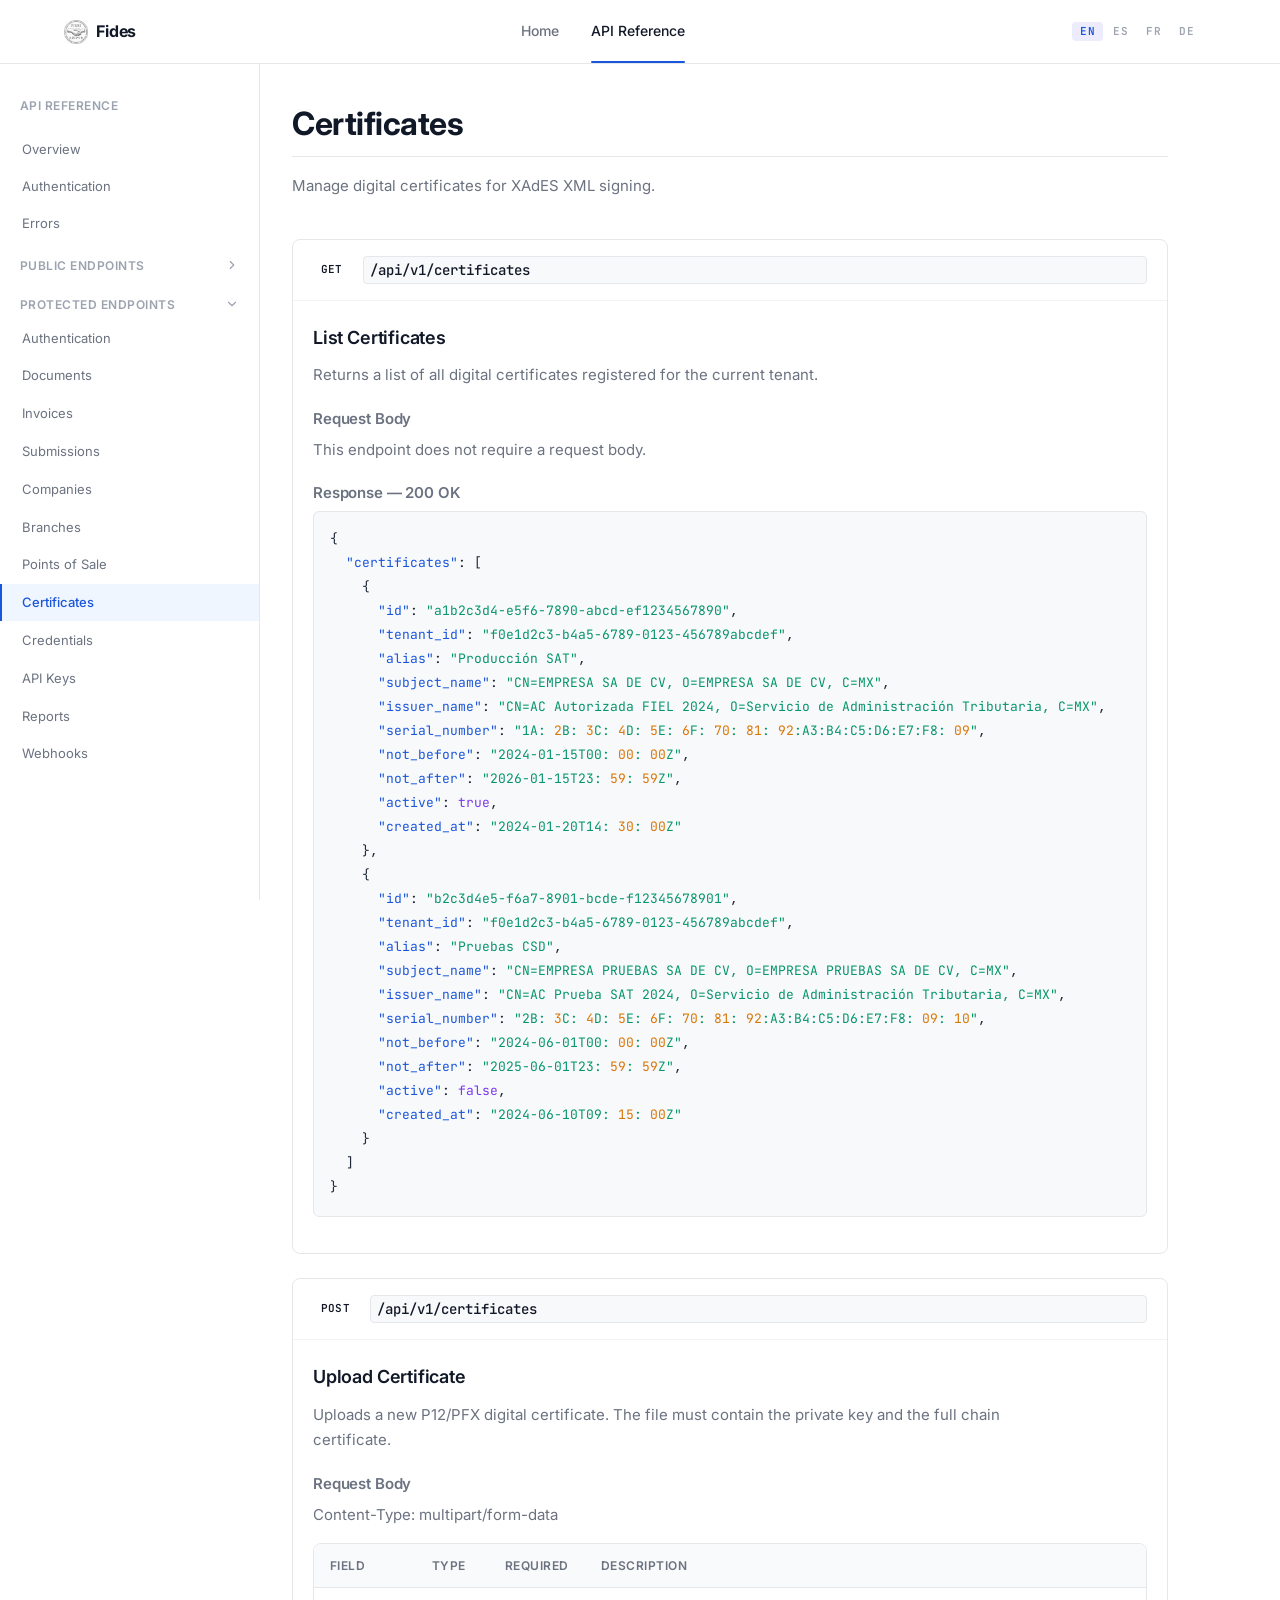
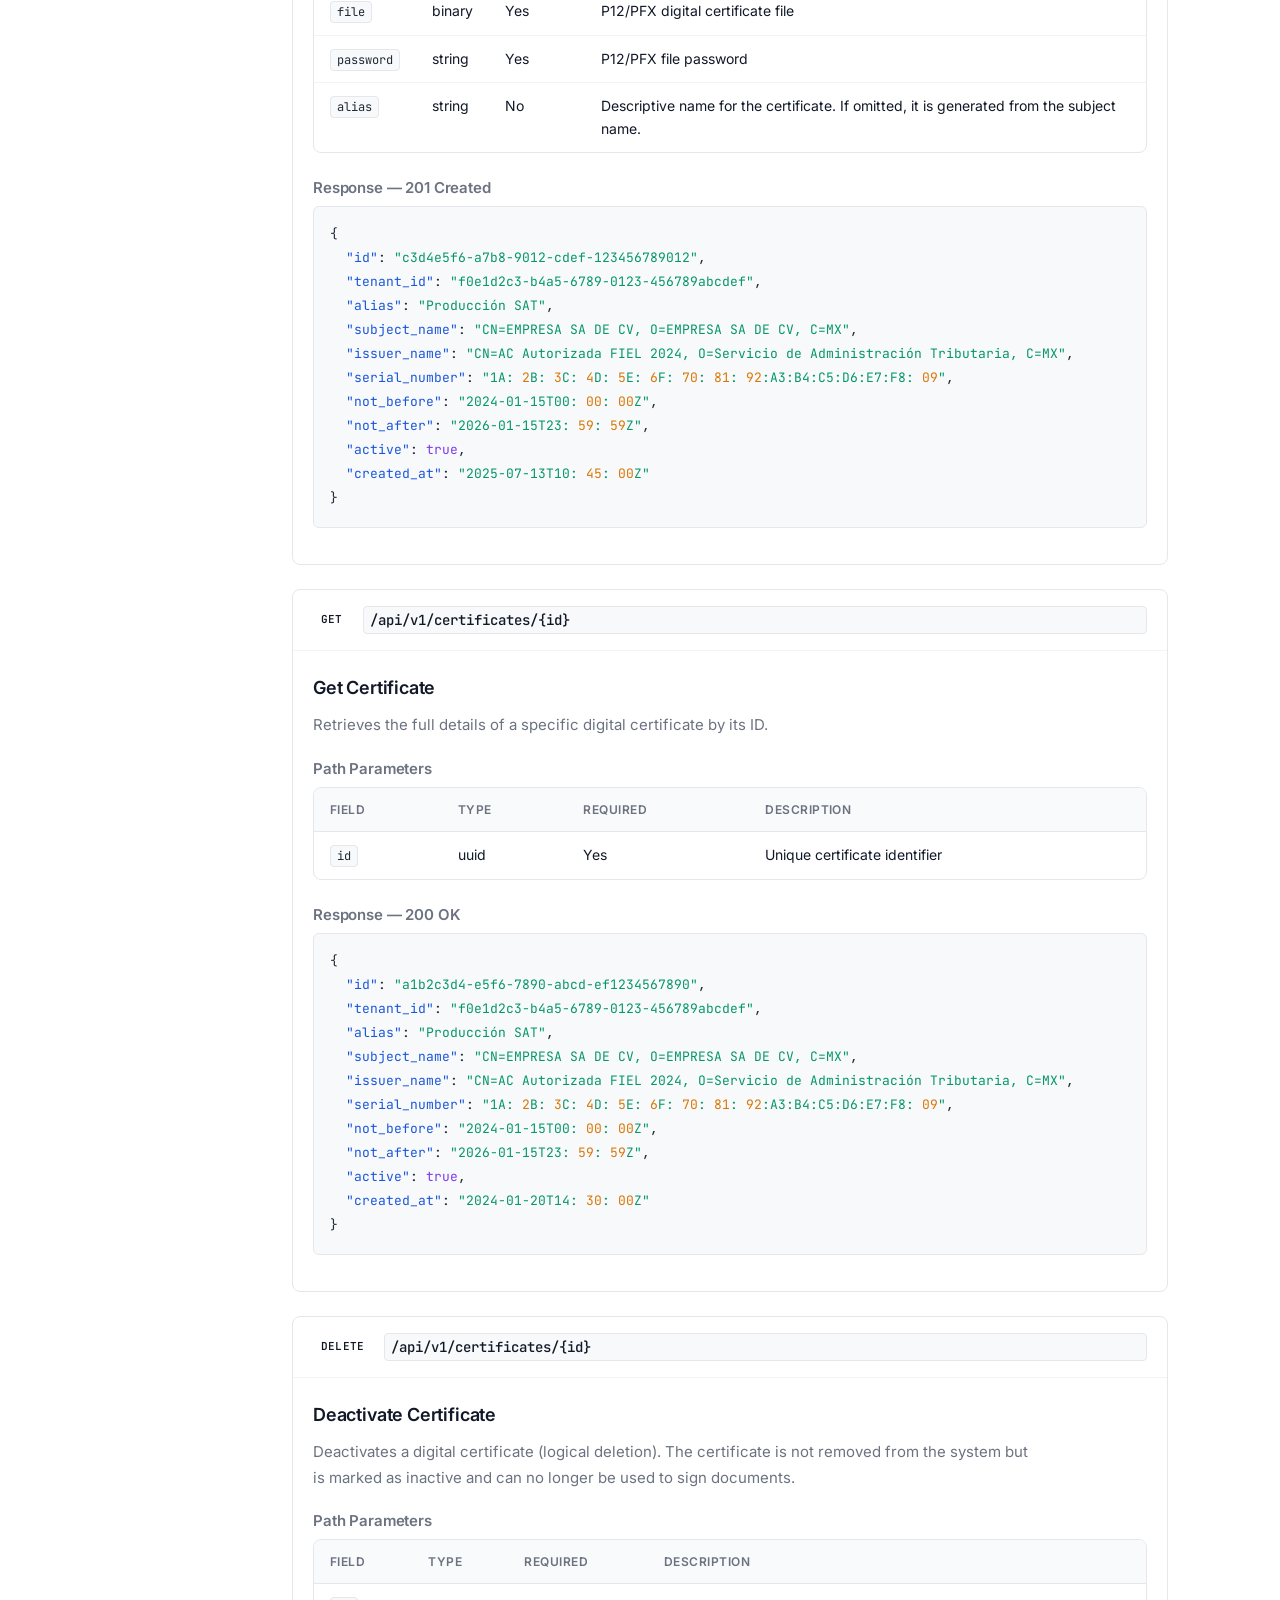
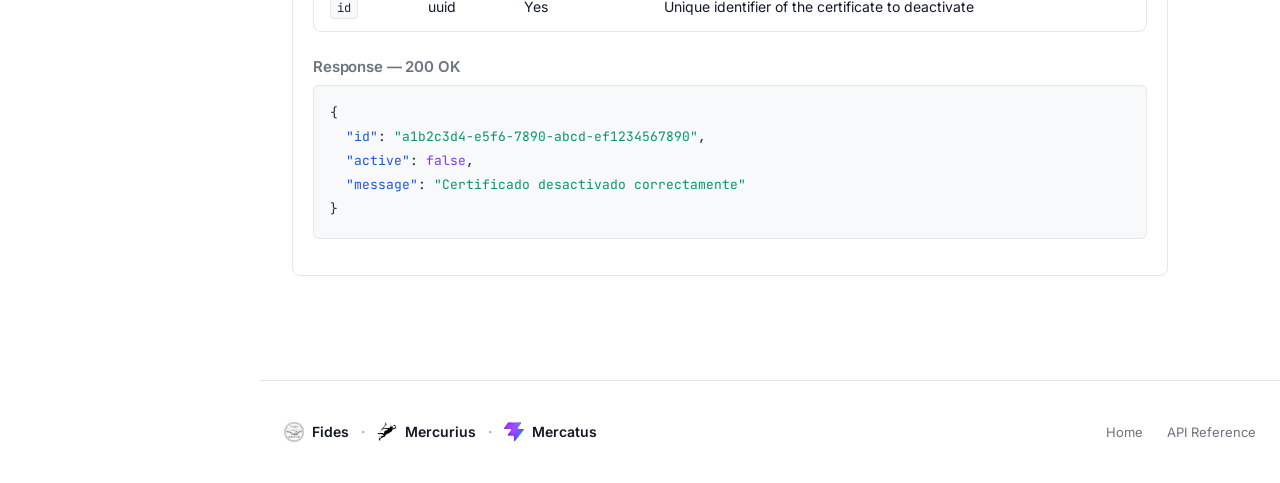
<file: api-certificates.html>
<!DOCTYPE html>
<html lang="es">
<head>
  <meta charset="UTF-8">
  <meta name="viewport" content="width=device-width, initial-scale=1.0">
  <title>Fides — Certificados</title>
  <link rel="preconnect" href="https://fonts.googleapis.com">
  <link rel="preconnect" href="https://fonts.gstatic.com" crossorigin>
  <link href="https://fonts.googleapis.com/css2?family=Inter:wght@400;500;600;700&family=JetBrains+Mono:wght@400;500;700&display=swap" rel="stylesheet">
  <link rel="stylesheet" href="styles.css">
</head>
<body>
  <nav class="nav">
    <div class="nav__inner">
      <a href="index.html" class="nav__logo"><img src="assets/icon.png" alt="Fides" width="24" height="24">Fides</a>
      <div class="nav__links">
        <a href="index.html" class="nav__link" data-i18n="nav_home">Inicio</a>
        <a href="api-reference.html" class="nav__link nav__link--active" data-i18n="nav_api_reference">Referencia API</a>
      </div>
      <div class="lang-switcher">
        <button data-lang="en" class="lang-switcher__btn" title="English">EN</button>
        <button data-lang="es" class="lang-switcher__btn" title="Español">ES</button>
        <button data-lang="fr" class="lang-switcher__btn" title="Français">FR</button>
        <button data-lang="de" class="lang-switcher__btn" title="Deutsch">DE</button>
      </div>
      <button class="nav__hamburger" aria-label="Menu" aria-expanded="false">
        <svg xmlns="http://www.w3.org/2000/svg" width="24" height="24" viewBox="0 0 24 24" fill="none" stroke="currentColor" stroke-width="2" stroke-linecap="round" stroke-linejoin="round"><line x1="3" y1="12" x2="21" y2="12"></line><line x1="3" y1="6" x2="21" y2="6"></line><line x1="3" y1="18" x2="21" y2="18"></line></svg>
      </button>
    </div>
  </nav>
  <div class="nav__mobile-menu">
    <a href="index.html" class="nav__mobile-link" data-i18n="nav_home">Inicio</a>
    <a href="api-reference.html" class="nav__mobile-link" data-i18n="nav_api_reference">Referencia API</a>
    <div class="lang-switcher" style="display:flex;justify-content:center;margin:12px 0;">
      <button data-lang="en" class="lang-switcher__btn" title="English">EN</button>
      <button data-lang="es" class="lang-switcher__btn" title="Español">ES</button>
      <button data-lang="fr" class="lang-switcher__btn" title="Français">FR</button>
      <button data-lang="de" class="lang-switcher__btn" title="Deutsch">DE</button>
    </div>
  </div>

  <div class="api-layout">
    <aside class="api-sidebar" id="sidebar">
      <div class="api-sidebar__group">
        <div class="api-sidebar__heading" data-i18n="api_sidebar_title">Referencia API</div>
        <div class="api-sidebar__links">
          <div style="padding: 4px 20px; font-size: 12px; color: var(--text-tertiary);">
            <span data-i18n="api_sidebar_base_url">Base URL:</span>
            <code style="color: var(--accent-primary);">/api/v1</code>
          </div>
        </div>
      </div>
      <div class="api-sidebar__group">
        <a href="index.html#overview" class="api-sidebar__link" data-i18n="api_sidebar_overview">Descripción General</a>
        <a href="index.html#authentication" class="api-sidebar__link" data-i18n="api_sidebar_authentication">Autenticación</a>
        <a href="index.html#errors" class="api-sidebar__link" data-i18n="api_sidebar_errors">Errores</a>
      </div>
      <div class="api-sidebar__group">
        <button class="api-sidebar__heading" onclick="this.classList.toggle('collapsed'); this.nextElementSibling.classList.toggle('hidden')">
          <span data-i18n="api_sidebar_public">Endpoints Públicos</span>
          <svg xmlns="http://www.w3.org/2000/svg" width="14" height="14" viewBox="0 0 24 24" fill="none" stroke="currentColor" stroke-width="2" stroke-linecap="round" stroke-linejoin="round"><polyline points="6 9 12 15 18 9"></polyline></svg>
        </button>
        <div class="api-sidebar__links">
          <a href="api-public.html" class="api-sidebar__link" data-i18n="api_sidebar_health">Salud</a>
        </div>
      </div>
      <div class="api-sidebar__group">
        <button class="api-sidebar__heading" onclick="this.classList.toggle('collapsed'); this.nextElementSibling.classList.toggle('hidden')">
          <span data-i18n="api_sidebar_protected">Endpoints Protegidos</span>
          <svg xmlns="http://www.w3.org/2000/svg" width="14" height="14" viewBox="0 0 24 24" fill="none" stroke="currentColor" stroke-width="2" stroke-linecap="round" stroke-linejoin="round"><polyline points="6 9 12 15 18 9"></polyline></svg>
        </button>
        <div class="api-sidebar__links">
          <a href="api-auth.html" class="api-sidebar__link" data-i18n="api_sidebar_auth">Autenticación</a>
          <a href="api-documents.html" class="api-sidebar__link" data-i18n="api_sidebar_documents">Documentos</a>
          <a href="api-invoices.html" class="api-sidebar__link" data-i18n="api_sidebar_invoices">Facturas</a>
          <a href="api-submissions.html" class="api-sidebar__link" data-i18n="api_sidebar_submissions">Envíos</a>
          <a href="api-companies.html" class="api-sidebar__link" data-i18n="api_sidebar_companies">Empresas</a>
          <a href="api-branches.html" class="api-sidebar__link" data-i18n="api_sidebar_branches">Sucursales</a>
          <a href="api-pos.html" class="api-sidebar__link" data-i18n="api_sidebar_pos">Puntos de Venta</a>
          <a href="api-certificates.html" class="api-sidebar__link api-sidebar__link--active" data-i18n="api_sidebar_certificates">Certificados</a>
          <a href="api-credentials.html" class="api-sidebar__link" data-i18n="api_sidebar_credentials">Credenciales</a>
          <a href="api-api-keys.html" class="api-sidebar__link" data-i18n="api_sidebar_api_keys">Llaves API</a>
          <a href="api-reports.html" class="api-sidebar__link" data-i18n="api_sidebar_reports">Reportes</a>
          <a href="api-webhooks.html" class="api-sidebar__link" data-i18n="api_sidebar_webhooks">Webhooks</a>
        </div>
      </div>
    </aside>
    <main class="api-main">
      <section class="api-section">
        <h1 data-i18n="certificates_title">Certificados</h1>
        <p class="api-section__description" data-i18n="certificates_description">Gestionar certificatos digitales para firma XML XAdES.</p>
      </section>

      <section class="endpoint" id="list-certificates">
        <div class="endpoint__header">
          <span class="badge badge--get">GET</span>
          <code class="endpoint__path">/api/v1/certificates</code>
        </div>
        <div class="endpoint__body">
          <h3 data-i18n="certificates_list_title">Listar Certificados</h3>
          <p data-i18n="certificates_list_description">Obtiene la lista de todos los certificados digitales registrados para el tenant actual.</p>
          <h4 data-i18n="api_request_body">Cuerpo de la Solicitud</h4>
          <p data-i18n="certificates_list_no_body">Este endpoint no requiere cuerpo de solicitud.</p>
          <h4>Response — 200 OK</h4>
<pre><code>{
  "certificates": [
    {
      "id": "a1b2c3d4-e5f6-7890-abcd-ef1234567890",
      "tenant_id": "f0e1d2c3-b4a5-6789-0123-456789abcdef",
      "alias": "Producción SAT",
      "subject_name": "CN=EMPRESA SA DE CV, O=EMPRESA SA DE CV, C=MX",
      "issuer_name": "CN=AC Autorizada FIEL 2024, O=Servicio de Administración Tributaria, C=MX",
      "serial_number": "1A:2B:3C:4D:5E:6F:70:81:92:A3:B4:C5:D6:E7:F8:09",
      "not_before": "2024-01-15T00:00:00Z",
      "not_after": "2026-01-15T23:59:59Z",
      "active": true,
      "created_at": "2024-01-20T14:30:00Z"
    },
    {
      "id": "b2c3d4e5-f6a7-8901-bcde-f12345678901",
      "tenant_id": "f0e1d2c3-b4a5-6789-0123-456789abcdef",
      "alias": "Pruebas CSD",
      "subject_name": "CN=EMPRESA PRUEBAS SA DE CV, O=EMPRESA PRUEBAS SA DE CV, C=MX",
      "issuer_name": "CN=AC Prueba SAT 2024, O=Servicio de Administración Tributaria, C=MX",
      "serial_number": "2B:3C:4D:5E:6F:70:81:92:A3:B4:C5:D6:E7:F8:09:10",
      "not_before": "2024-06-01T00:00:00Z",
      "not_after": "2025-06-01T23:59:59Z",
      "active": false,
      "created_at": "2024-06-10T09:15:00Z"
    }
  ]
}</code></pre>
        </div>
      </section>

      <section class="endpoint" id="store-certificate">
        <div class="endpoint__header">
          <span class="badge badge--post">POST</span>
          <code class="endpoint__path">/api/v1/certificates</code>
        </div>
        <div class="endpoint__body">
          <h3 data-i18n="certificates_store_title">Subir Certificado</h3>
          <p data-i18n="certificates_store_description">Sube un nuevo certificado digital en formato P12/PFX. El archivo debe contener la llave privada y el certificado de cadena completa.</p>
          <h4 data-i18n="api_request_body">Cuerpo de la Solicitud</h4>
          <p data-i18n="certificates_store_content_type">Content-Type: multipart/form-data</p>
          <div class="table-wrapper">
            <table>
              <thead>
                <tr>
                  <th data-i18n="api_th_field">Campo</th>
                  <th data-i18n="api_th_type">Tipo</th>
                  <th data-i18n="api_th_required">Requerido</th>
                  <th data-i18n="api_th_description">Descripción</th>
                </tr>
              </thead>
              <tbody>
                <tr>
                  <td><code>file</code></td>
                  <td>binary</td>
                  <td data-i18n="api_yes">Sí</td>
                  <td data-i18n="certificates_store_file_desc">Archivo P12/PFX del certificado digital</td>
                </tr>
                <tr>
                  <td><code>password</code></td>
                  <td>string</td>
                  <td data-i18n="api_yes">Sí</td>
                  <td data-i18n="certificates_store_password_desc">Contraseña del archivo P12/PFX</td>
                </tr>
                <tr>
                  <td><code>alias</code></td>
                  <td>string</td>
                  <td data-i18n="api_no">No</td>
                  <td data-i18n="certificates_store_alias_desc">Nombre descriptivo para el certificado. Si se omite, se genera a partir del subject name.</td>
                </tr>
              </tbody>
            </table>
          </div>
          <h4>Response — 201 Created</h4>
<pre><code>{
  "id": "c3d4e5f6-a7b8-9012-cdef-123456789012",
  "tenant_id": "f0e1d2c3-b4a5-6789-0123-456789abcdef",
  "alias": "Producción SAT",
  "subject_name": "CN=EMPRESA SA DE CV, O=EMPRESA SA DE CV, C=MX",
  "issuer_name": "CN=AC Autorizada FIEL 2024, O=Servicio de Administración Tributaria, C=MX",
  "serial_number": "1A:2B:3C:4D:5E:6F:70:81:92:A3:B4:C5:D6:E7:F8:09",
  "not_before": "2024-01-15T00:00:00Z",
  "not_after": "2026-01-15T23:59:59Z",
  "active": true,
  "created_at": "2025-07-13T10:45:00Z"
}</code></pre>
        </div>
      </section>

      <section class="endpoint" id="get-certificate">
        <div class="endpoint__header">
          <span class="badge badge--get">GET</span>
          <code class="endpoint__path">/api/v1/certificates/{id}</code>
        </div>
        <div class="endpoint__body">
          <h3 data-i18n="certificates_get_title">Obtener Certificado</h3>
          <p data-i18n="certificates_get_description">Obtiene los detalles completos de un certificado digital específico por su ID.</p>
          <h4 data-i18n="api_path_parameters">Parámetros de Ruta</h4>
          <div class="table-wrapper">
            <table>
              <thead>
                <tr>
                  <th data-i18n="api_th_field">Campo</th>
                  <th data-i18n="api_th_type">Tipo</th>
                  <th data-i18n="api_th_required">Requerido</th>
                  <th data-i18n="api_th_description">Descripción</th>
                </tr>
              </thead>
              <tbody>
                <tr>
                  <td><code>id</code></td>
                  <td>uuid</td>
                  <td data-i18n="api_yes">Sí</td>
                  <td data-i18n="certificates_get_id_desc">Identificador único del certificado</td>
                </tr>
              </tbody>
            </table>
          </div>
          <h4>Response — 200 OK</h4>
<pre><code>{
  "id": "a1b2c3d4-e5f6-7890-abcd-ef1234567890",
  "tenant_id": "f0e1d2c3-b4a5-6789-0123-456789abcdef",
  "alias": "Producción SAT",
  "subject_name": "CN=EMPRESA SA DE CV, O=EMPRESA SA DE CV, C=MX",
  "issuer_name": "CN=AC Autorizada FIEL 2024, O=Servicio de Administración Tributaria, C=MX",
  "serial_number": "1A:2B:3C:4D:5E:6F:70:81:92:A3:B4:C5:D6:E7:F8:09",
  "not_before": "2024-01-15T00:00:00Z",
  "not_after": "2026-01-15T23:59:59Z",
  "active": true,
  "created_at": "2024-01-20T14:30:00Z"
}</code></pre>
        </div>
      </section>

      <section class="endpoint" id="deactivate-certificate">
        <div class="endpoint__header">
          <span class="badge badge--delete">DELETE</span>
          <code class="endpoint__path">/api/v1/certificates/{id}</code>
        </div>
        <div class="endpoint__body">
          <h3 data-i18n="certificates_deactivate_title">Desactivar Certificado</h3>
          <p data-i18n="certificates_deactivate_description">Desactiva un certificado digital (eliminación lógica). El certificado no se elimina del sistema, sino que se marca como inactivo y ya no puede usarse para firmar documentos.</p>
          <h4 data-i18n="api_path_parameters">Parámetros de Ruta</h4>
          <div class="table-wrapper">
            <table>
              <thead>
                <tr>
                  <th data-i18n="api_th_field">Campo</th>
                  <th data-i18n="api_th_type">Tipo</th>
                  <th data-i18n="api_th_required">Requerido</th>
                  <th data-i18n="api_th_description">Descripción</th>
                </tr>
              </thead>
              <tbody>
                <tr>
                  <td><code>id</code></td>
                  <td>uuid</td>
                  <td data-i18n="api_yes">Sí</td>
                  <td data-i18n="certificates_deactivate_id_desc">Identificador único del certificado a desactivar</td>
                </tr>
              </tbody>
            </table>
          </div>
          <h4>Response — 200 OK</h4>
<pre><code>{
  "id": "a1b2c3d4-e5f6-7890-abcd-ef1234567890",
  "active": false,
  "message": "Certificado desactivado correctamente"
}</code></pre>
        </div>
      </section>
    </main>
  </div>
  <footer class="footer">
    <div class="container footer__inner">
      <div class="footer__brand"><img src="assets/icon.png" alt="Fides" width="20" height="20">Fides <span class="footer__separator">·</span> <img src="assets/Mercurius.png" alt="Mercurius" width="20" height="20"> Mercurius <span class="footer__separator">·</span> <img src="assets/Mercatus.svg" alt="Mercatus" width="20" height="20"> Mercatus</div>
      <div class="footer__links">
        <a href="index.html" class="footer__link" data-i18n="nav_home">Inicio</a>
        <a href="api-reference.html" class="footer__link" data-i18n="nav_api_reference">Referencia API</a>
      </div>
    </div>
  </footer>
  <script src="i18n.js"></script>
  <script src="nav.js"></script>
</body>
</html>
</file>
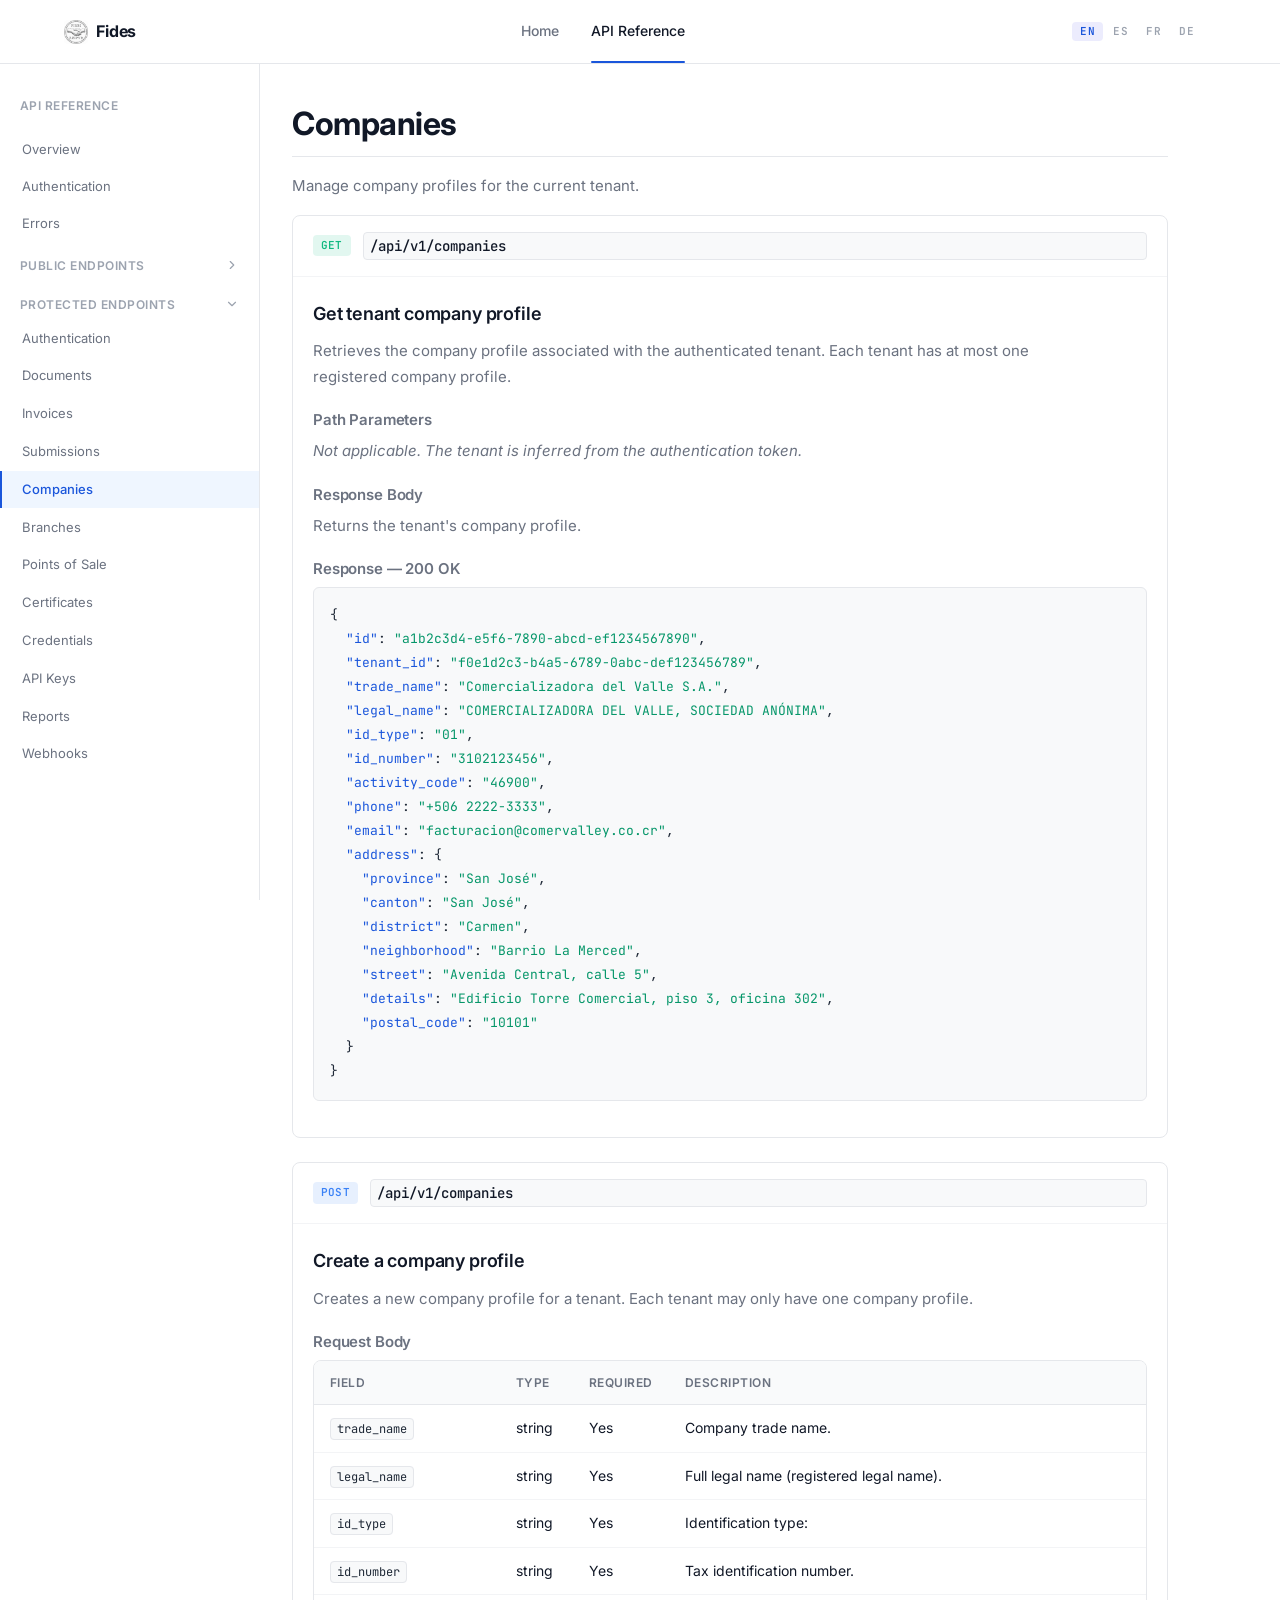
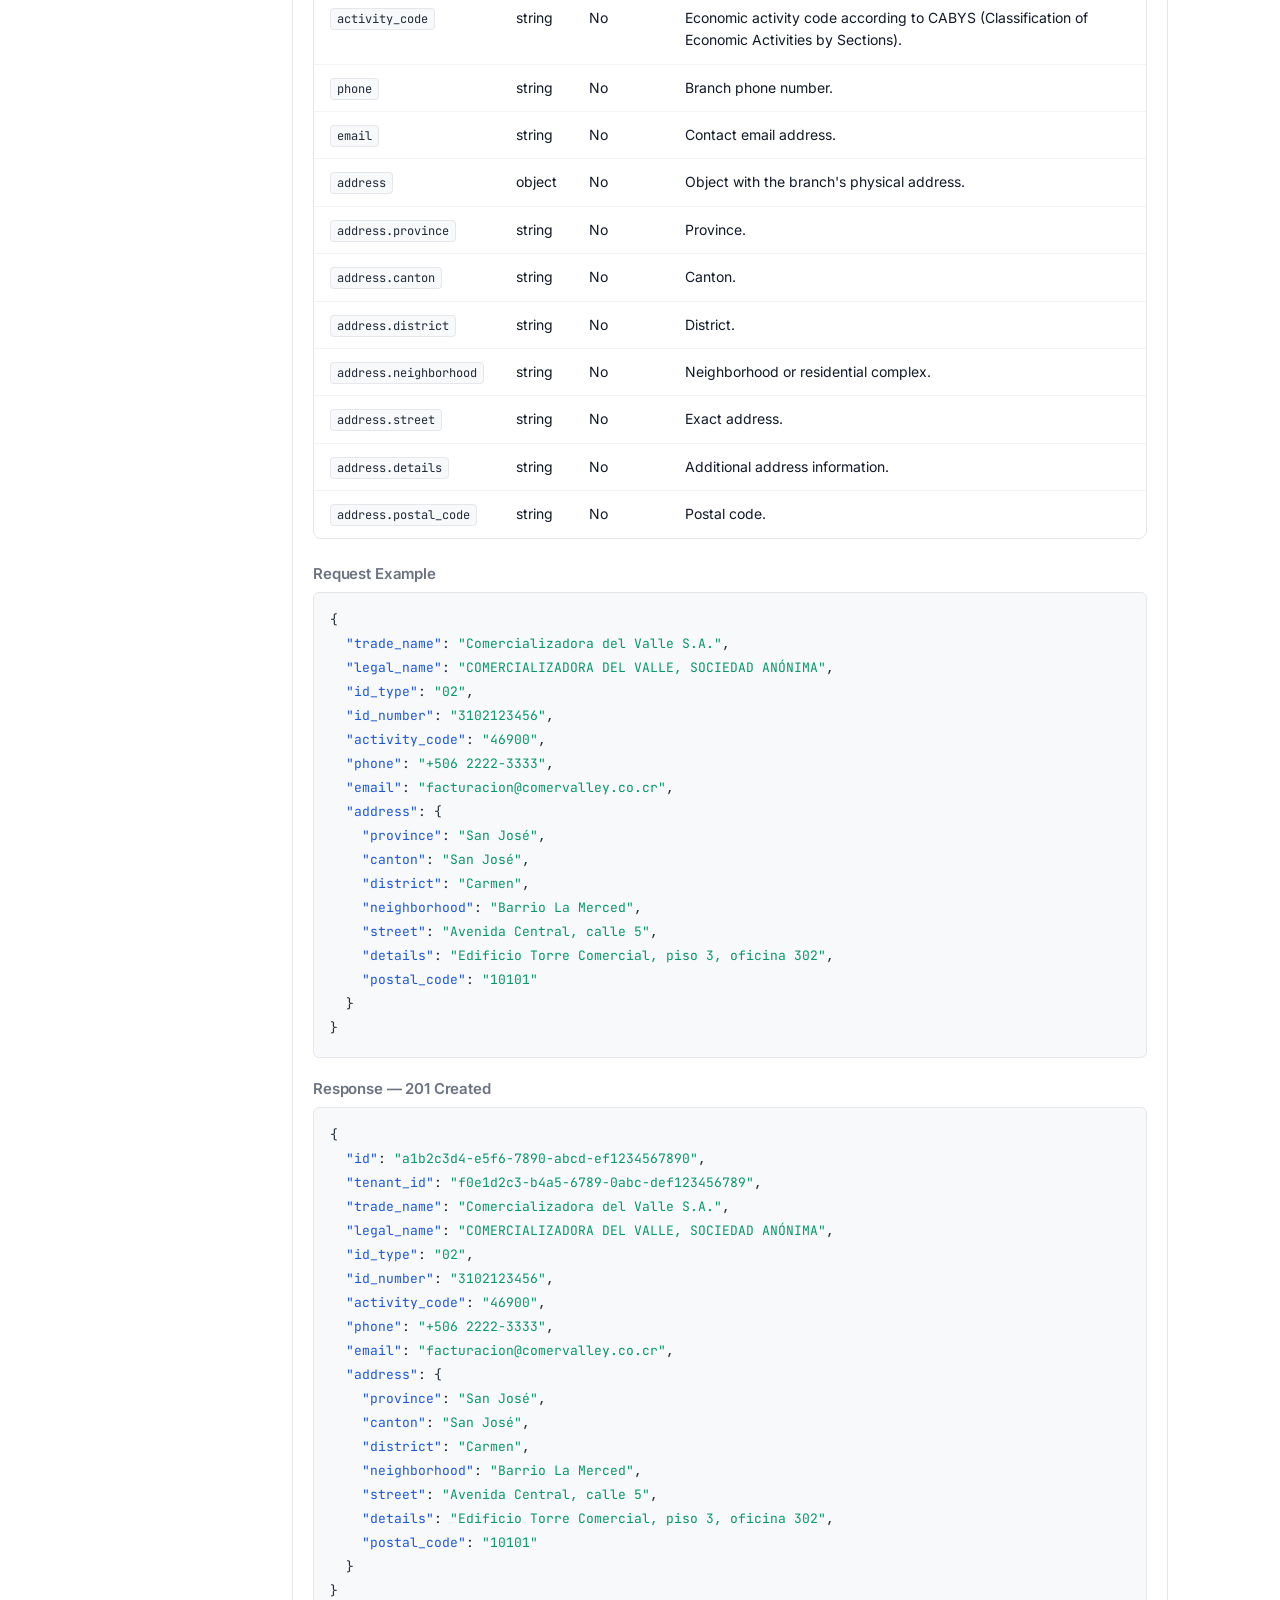
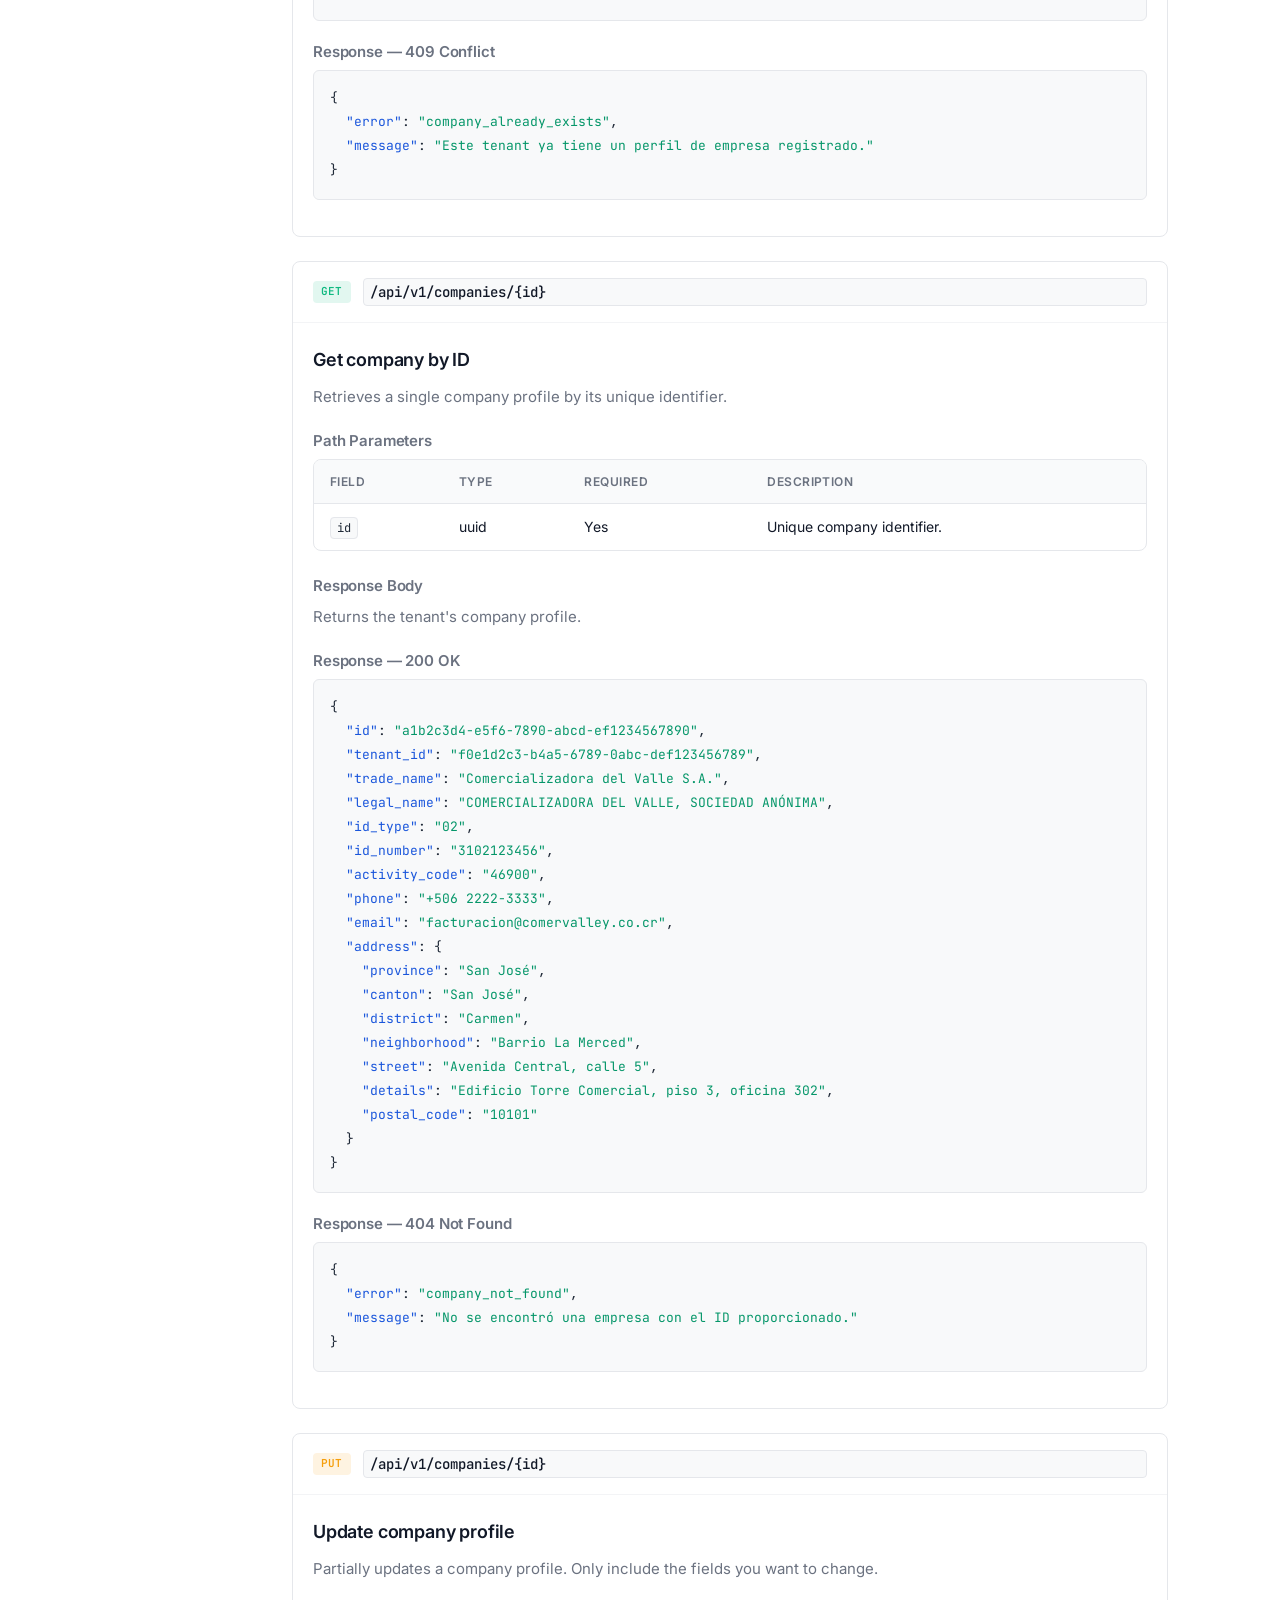
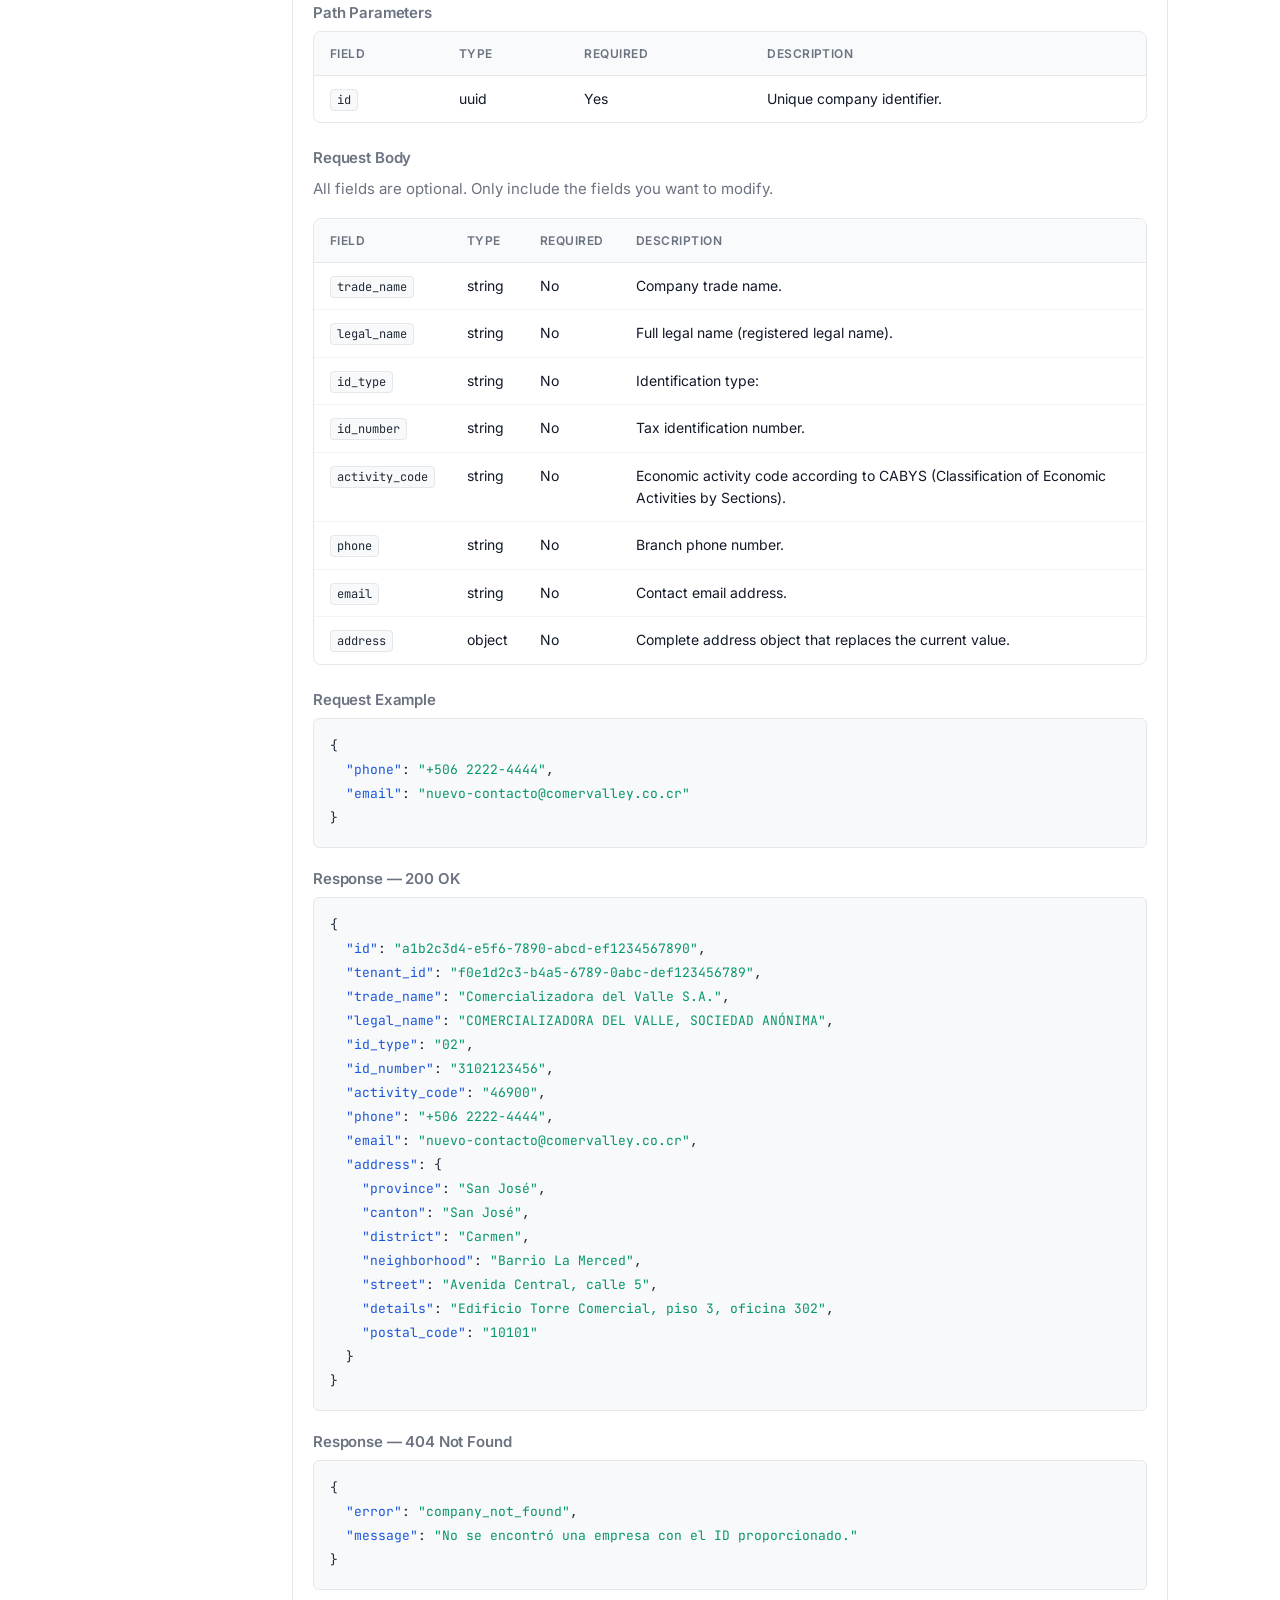
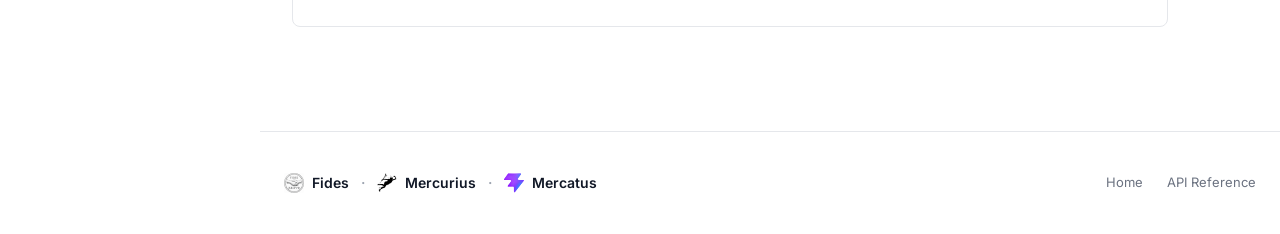
<file: api-companies.html>
<!DOCTYPE html>
<html lang="es">
<head>
  <meta charset="UTF-8">
  <meta name="viewport" content="width=device-width, initial-scale=1.0">
  <title>Fides — Empresas</title>
  <link rel="preconnect" href="https://fonts.googleapis.com">
  <link rel="preconnect" href="https://fonts.gstatic.com" crossorigin>
  <link href="https://fonts.googleapis.com/css2?family=Inter:wght@400;500;600;700&family=JetBrains+Mono:wght@400;500;700&display=swap" rel="stylesheet">
  <link rel="stylesheet" href="styles.css">
</head>
<body>
  <nav class="nav">
    <div class="nav__inner">
      <a href="index.html" class="nav__logo"><img src="assets/icon.png" alt="Fides" width="24" height="24">Fides</a>
      <div class="nav__links">
        <a href="index.html" class="nav__link" data-i18n="nav_home">Inicio</a>
        <a href="api-reference.html" class="nav__link nav__link--active" data-i18n="nav_api_reference">Referencia API</a>
      </div>
      <div class="lang-switcher">
        <button data-lang="en" class="lang-switcher__btn" title="English">EN</button>
        <button data-lang="es" class="lang-switcher__btn" title="Español">ES</button>
        <button data-lang="fr" class="lang-switcher__btn" title="Français">FR</button>
        <button data-lang="de" class="lang-switcher__btn" title="Deutsch">DE</button>
      </div>
      <button class="nav__hamburger" aria-label="Menu" aria-expanded="false">
        <svg xmlns="http://www.w3.org/2000/svg" width="24" height="24" viewBox="0 0 24 24" fill="none" stroke="currentColor" stroke-width="2" stroke-linecap="round" stroke-linejoin="round"><line x1="3" y1="12" x2="21" y2="12"></line><line x1="3" y1="6" x2="21" y2="6"></line><line x1="3" y1="18" x2="21" y2="18"></line></svg>
      </button>
    </div>
  </nav>
  <div class="nav__mobile-menu">
    <a href="index.html" class="nav__mobile-link" data-i18n="nav_home">Inicio</a>
    <a href="api-reference.html" class="nav__mobile-link" data-i18n="nav_api_reference">Referencia API</a>
    <div class="lang-switcher" style="display:flex;justify-content:center;margin:12px 0;">
      <button data-lang="en" class="lang-switcher__btn" title="English">EN</button>
      <button data-lang="es" class="lang-switcher__btn" title="Español">ES</button>
      <button data-lang="fr" class="lang-switcher__btn" title="Français">FR</button>
      <button data-lang="de" class="lang-switcher__btn" title="Deutsch">DE</button>
    </div>
  </div>

  <div class="api-layout">
    <aside class="api-sidebar" id="sidebar">
      <div class="api-sidebar__group">
        <div class="api-sidebar__heading" data-i18n="api_sidebar_title">Referencia API</div>
        <div class="api-sidebar__links">
          <div style="padding: 4px 20px; font-size: 12px; color: var(--text-tertiary);">
            <span data-i18n="api_sidebar_base_url">Base URL:</span>
            <code style="color: var(--accent-primary);">/api/v1</code>
          </div>
        </div>
      </div>
      <div class="api-sidebar__group">
        <a href="index.html#overview" class="api-sidebar__link" data-i18n="api_sidebar_overview">Descripción General</a>
        <a href="index.html#authentication" class="api-sidebar__link" data-i18n="api_sidebar_authentication">Autenticación</a>
        <a href="index.html#errors" class="api-sidebar__link" data-i18n="api_sidebar_errors">Errores</a>
      </div>
      <div class="api-sidebar__group">
        <button class="api-sidebar__heading" onclick="this.classList.toggle('collapsed'); this.nextElementSibling.classList.toggle('hidden')">
          <span data-i18n="api_sidebar_public">Endpoints Públicos</span>
          <svg xmlns="http://www.w3.org/2000/svg" width="14" height="14" viewBox="0 0 24 24" fill="none" stroke="currentColor" stroke-width="2" stroke-linecap="round" stroke-linejoin="round"><polyline points="6 9 12 15 18 9"></polyline></svg>
        </button>
        <div class="api-sidebar__links">
          <a href="api-public.html" class="api-sidebar__link" data-i18n="api_sidebar_health">Salud</a>
        </div>
      </div>
      <div class="api-sidebar__group">
        <button class="api-sidebar__heading" onclick="this.classList.toggle('collapsed'); this.nextElementSibling.classList.toggle('hidden')">
          <span data-i18n="api_sidebar_protected">Endpoints Protegidos</span>
          <svg xmlns="http://www.w3.org/2000/svg" width="14" height="14" viewBox="0 0 24 24" fill="none" stroke="currentColor" stroke-width="2" stroke-linecap="round" stroke-linejoin="round"><polyline points="6 9 12 15 18 9"></polyline></svg>
        </button>
        <div class="api-sidebar__links">
          <a href="api-auth.html" class="api-sidebar__link" data-i18n="api_sidebar_auth">Autenticación</a>
          <a href="api-documents.html" class="api-sidebar__link" data-i18n="api_sidebar_documents">Documentos</a>
          <a href="api-invoices.html" class="api-sidebar__link" data-i18n="api_sidebar_invoices">Facturas</a>
          <a href="api-submissions.html" class="api-sidebar__link" data-i18n="api_sidebar_submissions">Envíos</a>
          <a href="api-companies.html" class="api-sidebar__link api-sidebar__link--active" data-i18n="api_sidebar_companies">Empresas</a>
          <a href="api-branches.html" class="api-sidebar__link" data-i18n="api_sidebar_branches">Sucursales</a>
          <a href="api-pos.html" class="api-sidebar__link" data-i18n="api_sidebar_pos">Puntos de Venta</a>
          <a href="api-certificates.html" class="api-sidebar__link" data-i18n="api_sidebar_certificates">Certificados</a>
          <a href="api-credentials.html" class="api-sidebar__link" data-i18n="api_sidebar_credentials">Credenciales</a>
          <a href="api-api-keys.html" class="api-sidebar__link" data-i18n="api_sidebar_api_keys">Llaves API</a>
          <a href="api-reports.html" class="api-sidebar__link" data-i18n="api_sidebar_reports">Reportes</a>
          <a href="api-webhooks.html" class="api-sidebar__link" data-i18n="api_sidebar_webhooks">Webhooks</a>
        </div>
      </div>
    </aside>
    <main class="api-main">
      <section class="api-section" id="companies">
        <div class="api-section__header">
          <h1 data-i18n="api_companies_title">Empresas</h1>
          <p class="api-section__desc" data-i18n="api_companies_desc">Gestionar perfiles de empresa para el tenant actual.</p>
        </div>

        <!-- GET /api/v1/companies -->
        <section class="endpoint" id="get-company-profile-by-tenant">
          <div class="endpoint__header">
            <span class="badge badge--green">GET</span>
            <code class="endpoint__path">/api/v1/companies</code>
          </div>
          <div class="endpoint__body">
            <h3 data-i18n="api_get_company_by_tenant_title">Obtener perfil de empresa del tenant</h3>
            <p data-i18n="api_get_company_by_tenant_desc">Recupera el perfil de empresa asociado al tenant autenticado. Cada tenant tiene como máximo un perfil de empresa registrado.</p>
            <h4 data-i18n="api_path_parameters">Parámetros de Ruta</h4>
            <p><em data-i18n="api_no_path_params">No aplica. El tenant se infiere del token de autenticación.</em></p>
            <h4 data-i18n="api_response_body">Cuerpo de la Respuesta</h4>
            <p data-i18n="api_returns_company_profile">Devuelve el perfil de empresa del tenant.</p>
            <h4>Response — 200 OK</h4>
            <pre><code>{
  "id": "a1b2c3d4-e5f6-7890-abcd-ef1234567890",
  "tenant_id": "f0e1d2c3-b4a5-6789-0abc-def123456789",
  "trade_name": "Comercializadora del Valle S.A.",
  "legal_name": "COMERCIALIZADORA DEL VALLE, SOCIEDAD ANÓNIMA",
  "id_type": "01",
  "id_number": "3102123456",
  "activity_code": "46900",
  "phone": "+506 2222-3333",
  "email": "facturacion@comervalley.co.cr",
  "address": {
    "province": "San José",
    "canton": "San José",
    "district": "Carmen",
    "neighborhood": "Barrio La Merced",
    "street": "Avenida Central, calle 5",
    "details": "Edificio Torre Comercial, piso 3, oficina 302",
    "postal_code": "10101"
  }
}</code></pre>
          </div>
        </section>

        <!-- POST /api/v1/companies -->
        <section class="endpoint" id="create-company-profile">
          <div class="endpoint__header">
            <span class="badge badge--blue">POST</span>
            <code class="endpoint__path">/api/v1/companies</code>
          </div>
          <div class="endpoint__body">
            <h3 data-i18n="api_create_company_title">Crear perfil de empresa</h3>
            <p data-i18n="api_create_company_desc">Crea el perfil de empresa para el tenant actual. Solo se permite un perfil de empresa por tenant. Si ya existe uno, se retornará un error 409 Conflict.</p>
            <h4 data-i18n="api_request_body">Cuerpo de la Solicitud</h4>
            <div class="table-wrapper">
              <table>
                <thead>
                  <tr>
                    <th data-i18n="api_th_field">Campo</th>
                    <th data-i18n="api_th_type">Tipo</th>
                    <th data-i18n="api_th_required">Requerido</th>
                    <th data-i18n="api_th_description">Descripción</th>
                  </tr>
                </thead>
                <tbody>
                  <tr>
                    <td><code>trade_name</code></td>
                    <td>string</td>
                    <td data-i18n="api_yes">Sí</td>
                    <td data-i18n="api_field_trade_name">Nombre comercial de la empresa.</td>
                  </tr>
                  <tr>
                    <td><code>legal_name</code></td>
                    <td>string</td>
                    <td data-i18n="api_yes">Sí</td>
                    <td data-i18n="api_field_legal_name">Razón social completa (nombre legal registrado).</td>
                  </tr>
                  <tr>
                    <td><code>id_type</code></td>
                    <td>string</td>
                    <td data-i18n="api_yes">Sí</td>
                    <td data-i18n-html="api_field_id_type">Tipo de identificación: <code>"01"</code> (Cédula física), <code>"02"</code> (Cédula jurídica), <code>"03"</code> (DIMEX).</td>
                  </tr>
                  <tr>
                    <td><code>id_number</code></td>
                    <td>string</td>
                    <td data-i18n="api_yes">Sí</td>
                    <td data-i18n="api_field_id_number">Número de identificación tributaria.</td>
                  </tr>
                  <tr>
                    <td><code>activity_code</code></td>
                    <td>string</td>
                    <td data-i18n="api_no">No</td>
                    <td data-i18n="api_field_activity_code">Código de actividad económica según CABYS (Clasificación de Actividades Económicas por Secciones).</td>
                  </tr>
                  <tr>
                    <td><code>phone</code></td>
                    <td>string</td>
                    <td data-i18n="api_no">No</td>
                    <td data-i18n="api_field_phone">Número telefónico de la empresa. Formato internacional recomendado.</td>
                  </tr>
                  <tr>
                    <td><code>email</code></td>
                    <td>string</td>
                    <td data-i18n="api_no">No</td>
                    <td data-i18n="api_field_email">Correo electrónico de contacto.</td>
                  </tr>
                  <tr>
                    <td><code>address</code></td>
                    <td>object</td>
                    <td data-i18n="api_no">No</td>
                    <td data-i18n="api_field_address">Objeto con la dirección física de la empresa.</td>
                  </tr>
                  <tr>
                    <td><code>address.province</code></td>
                    <td>string</td>
                    <td data-i18n="api_no">No</td>
                    <td data-i18n="api_field_province">Provincia.</td>
                  </tr>
                  <tr>
                    <td><code>address.canton</code></td>
                    <td>string</td>
                    <td data-i18n="api_no">No</td>
                    <td data-i18n="api_field_canton">Cantón.</td>
                  </tr>
                  <tr>
                    <td><code>address.district</code></td>
                    <td>string</td>
                    <td data-i18n="api_no">No</td>
                    <td data-i18n="api_field_district">Distrito.</td>
                  </tr>
                  <tr>
                    <td><code>address.neighborhood</code></td>
                    <td>string</td>
                    <td data-i18n="api_no">No</td>
                    <td data-i18n="api_field_neighborhood">Barrio o conjunto residencial.</td>
                  </tr>
                  <tr>
                    <td><code>address.street</code></td>
                    <td>string</td>
                    <td data-i18n="api_no">No</td>
                    <td data-i18n="api_field_street">Dirección exacta: calle, avenida, número.</td>
                  </tr>
                  <tr>
                    <td><code>address.details</code></td>
                    <td>string</td>
                    <td data-i18n="api_no">No</td>
                    <td data-i18n="api_field_details">Información adicional de la dirección (piso, oficina, referencias).</td>
                  </tr>
                  <tr>
                    <td><code>address.postal_code</code></td>
                    <td>string</td>
                    <td data-i18n="api_no">No</td>
                    <td data-i18n="api_field_postal_code">Código postal.</td>
                  </tr>
                </tbody>
              </table>
            </div>
            <h4 data-i18n="api_request_example">Request — Ejemplo</h4>
            <pre><code>{
  "trade_name": "Comercializadora del Valle S.A.",
  "legal_name": "COMERCIALIZADORA DEL VALLE, SOCIEDAD ANÓNIMA",
  "id_type": "02",
  "id_number": "3102123456",
  "activity_code": "46900",
  "phone": "+506 2222-3333",
  "email": "facturacion@comervalley.co.cr",
  "address": {
    "province": "San José",
    "canton": "San José",
    "district": "Carmen",
    "neighborhood": "Barrio La Merced",
    "street": "Avenida Central, calle 5",
    "details": "Edificio Torre Comercial, piso 3, oficina 302",
    "postal_code": "10101"
  }
}</code></pre>
            <h4>Response — 201 Created</h4>
            <pre><code>{
  "id": "a1b2c3d4-e5f6-7890-abcd-ef1234567890",
  "tenant_id": "f0e1d2c3-b4a5-6789-0abc-def123456789",
  "trade_name": "Comercializadora del Valle S.A.",
  "legal_name": "COMERCIALIZADORA DEL VALLE, SOCIEDAD ANÓNIMA",
  "id_type": "02",
  "id_number": "3102123456",
  "activity_code": "46900",
  "phone": "+506 2222-3333",
  "email": "facturacion@comervalley.co.cr",
  "address": {
    "province": "San José",
    "canton": "San José",
    "district": "Carmen",
    "neighborhood": "Barrio La Merced",
    "street": "Avenida Central, calle 5",
    "details": "Edificio Torre Comercial, piso 3, oficina 302",
    "postal_code": "10101"
  }
}</code></pre>
            <h4>Response — 409 Conflict</h4>
            <pre><code>{
  "error": "company_already_exists",
  "message": "Este tenant ya tiene un perfil de empresa registrado."
}</code></pre>
          </div>
        </section>

        <!-- GET /api/v1/companies/{id} -->
        <section class="endpoint" id="get-company-profile">
          <div class="endpoint__header">
            <span class="badge badge--green">GET</span>
            <code class="endpoint__path">/api/v1/companies/{id}</code>
          </div>
          <div class="endpoint__body">
            <h3 data-i18n="api_get_company_title">Obtener empresa por ID</h3>
            <p data-i18n="api_get_company_desc">Recupera un perfil de empresa específico por su identificador único.</p>
            <h4 data-i18n="api_path_parameters">Parámetros de Ruta</h4>
            <div class="table-wrapper">
              <table>
                <thead>
                  <tr>
                    <th data-i18n="api_th_field">Campo</th>
                    <th data-i18n="api_th_type">Tipo</th>
                    <th data-i18n="api_th_required">Requerido</th>
                    <th data-i18n="api_th_description">Descripción</th>
                  </tr>
                </thead>
                <tbody>
                  <tr>
                    <td><code>id</code></td>
                    <td>uuid</td>
                    <td data-i18n="api_yes">Sí</td>
                    <td data-i18n="api_param_company_id">Identificador único de la empresa.</td>
                  </tr>
                </tbody>
              </table>
            </div>
            <h4 data-i18n="api_response_body">Cuerpo de la Respuesta</h4>
            <p data-i18n="api_returns_company_profile">Devuelve el perfil de empresa del tenant.</p>
            <h4>Response — 200 OK</h4>
            <pre><code>{
  "id": "a1b2c3d4-e5f6-7890-abcd-ef1234567890",
  "tenant_id": "f0e1d2c3-b4a5-6789-0abc-def123456789",
  "trade_name": "Comercializadora del Valle S.A.",
  "legal_name": "COMERCIALIZADORA DEL VALLE, SOCIEDAD ANÓNIMA",
  "id_type": "02",
  "id_number": "3102123456",
  "activity_code": "46900",
  "phone": "+506 2222-3333",
  "email": "facturacion@comervalley.co.cr",
  "address": {
    "province": "San José",
    "canton": "San José",
    "district": "Carmen",
    "neighborhood": "Barrio La Merced",
    "street": "Avenida Central, calle 5",
    "details": "Edificio Torre Comercial, piso 3, oficina 302",
    "postal_code": "10101"
  }
}</code></pre>
            <h4>Response — 404 Not Found</h4>
            <pre><code>{
  "error": "company_not_found",
  "message": "No se encontró una empresa con el ID proporcionado."
}</code></pre>
          </div>
        </section>

        <!-- PUT /api/v1/companies/{id} -->
        <section class="endpoint" id="update-company-profile">
          <div class="endpoint__header">
            <span class="badge badge--yellow">PUT</span>
            <code class="endpoint__path">/api/v1/companies/{id}</code>
          </div>
          <div class="endpoint__body">
            <h3 data-i18n="api_update_company_title">Actualizar empresa (parcial)</h3>
            <p data-i18n="api_update_company_desc">Actualiza parcialmente los campos de un perfil de empresa. Solo los campos incluidos en el cuerpo de la solicitud serán modificados. Los campos omitidos mantienen su valor actual.</p>
            <h4 data-i18n="api_path_parameters">Parámetros de Ruta</h4>
            <div class="table-wrapper">
              <table>
                <thead>
                  <tr>
                    <th data-i18n="api_th_field">Campo</th>
                    <th data-i18n="api_th_type">Tipo</th>
                    <th data-i18n="api_th_required">Requerido</th>
                    <th data-i18n="api_th_description">Descripción</th>
                  </tr>
                </thead>
                <tbody>
                  <tr>
                    <td><code>id</code></td>
                    <td>uuid</td>
                    <td data-i18n="api_yes">Sí</td>
                    <td data-i18n="api_param_company_id">Identificador único de la empresa.</td>
                  </tr>
                </tbody>
              </table>
            </div>
            <h4 data-i18n="api_request_body">Cuerpo de la Solicitud</h4>
            <p data-i18n="api_partial_update_note">Todos los campos son opcionales. Incluya solo los campos que desea modificar.</p>
            <div class="table-wrapper">
              <table>
                <thead>
                  <tr>
                    <th data-i18n="api_th_field">Campo</th>
                    <th data-i18n="api_th_type">Tipo</th>
                    <th data-i18n="api_th_required">Requerido</th>
                    <th data-i18n="api_th_description">Descripción</th>
                  </tr>
                </thead>
                <tbody>
                  <tr>
                    <td><code>trade_name</code></td>
                    <td>string</td>
                    <td data-i18n="api_no">No</td>
                    <td data-i18n="api_field_trade_name">Nombre comercial de la empresa.</td>
                  </tr>
                  <tr>
                    <td><code>legal_name</code></td>
                    <td>string</td>
                    <td data-i18n="api_no">No</td>
                    <td data-i18n="api_field_legal_name">Razón social completa.</td>
                  </tr>
                  <tr>
                    <td><code>id_type</code></td>
                    <td>string</td>
                    <td data-i18n="api_no">No</td>
                    <td data-i18n-html="api_field_id_type">Tipo de identificación: <code>"01"</code>, <code>"02"</code>, o <code>"03"</code>.</td>
                  </tr>
                  <tr>
                    <td><code>id_number</code></td>
                    <td>string</td>
                    <td data-i18n="api_no">No</td>
                    <td data-i18n="api_field_id_number">Número de identificación tributaria.</td>
                  </tr>
                  <tr>
                    <td><code>activity_code</code></td>
                    <td>string</td>
                    <td data-i18n="api_no">No</td>
                    <td data-i18n="api_field_activity_code">Código CABYS de actividad económica.</td>
                  </tr>
                  <tr>
                    <td><code>phone</code></td>
                    <td>string</td>
                    <td data-i18n="api_no">No</td>
                    <td data-i18n="api_field_phone">Número telefónico.</td>
                  </tr>
                  <tr>
                    <td><code>email</code></td>
                    <td>string</td>
                    <td data-i18n="api_no">No</td>
                    <td data-i18n="api_field_email">Correo electrónico de contacto.</td>
                  </tr>
                  <tr>
                    <td><code>address</code></td>
                    <td>object</td>
                    <td data-i18n="api_no">No</td>
                    <td data-i18n="api_field_address_replace">Objeto de dirección completo que reemplaza el valor actual.</td>
                  </tr>
                </tbody>
              </table>
            </div>
            <h4 data-i18n="api_request_example">Request — Ejemplo</h4>
            <pre><code>{
  "phone": "+506 2222-4444",
  "email": "nuevo-contacto@comervalley.co.cr"
}</code></pre>
            <h4>Response — 200 OK</h4>
            <pre><code>{
  "id": "a1b2c3d4-e5f6-7890-abcd-ef1234567890",
  "tenant_id": "f0e1d2c3-b4a5-6789-0abc-def123456789",
  "trade_name": "Comercializadora del Valle S.A.",
  "legal_name": "COMERCIALIZADORA DEL VALLE, SOCIEDAD ANÓNIMA",
  "id_type": "02",
  "id_number": "3102123456",
  "activity_code": "46900",
  "phone": "+506 2222-4444",
  "email": "nuevo-contacto@comervalley.co.cr",
  "address": {
    "province": "San José",
    "canton": "San José",
    "district": "Carmen",
    "neighborhood": "Barrio La Merced",
    "street": "Avenida Central, calle 5",
    "details": "Edificio Torre Comercial, piso 3, oficina 302",
    "postal_code": "10101"
  }
}</code></pre>
            <h4>Response — 404 Not Found</h4>
            <pre><code>{
  "error": "company_not_found",
  "message": "No se encontró una empresa con el ID proporcionado."
}</code></pre>
          </div>
        </section>
      </section>
    </main>
  </div>
  <footer class="footer">
    <div class="container footer__inner">
      <div class="footer__brand"><img src="assets/icon.png" alt="Fides" width="20" height="20">Fides <span class="footer__separator">·</span> <img src="assets/Mercurius.png" alt="Mercurius" width="20" height="20"> Mercurius <span class="footer__separator">·</span> <img src="assets/Mercatus.svg" alt="Mercatus" width="20" height="20"> Mercatus</div>
      <div class="footer__links">
        <a href="index.html" class="footer__link" data-i18n="nav_home">Inicio</a>
        <a href="api-reference.html" class="footer__link" data-i18n="nav_api_reference">Referencia API</a>
      </div>
    </div>
  </footer>
  <script src="i18n.js"></script>
  <script src="nav.js"></script>
</body>
</html>
</file>
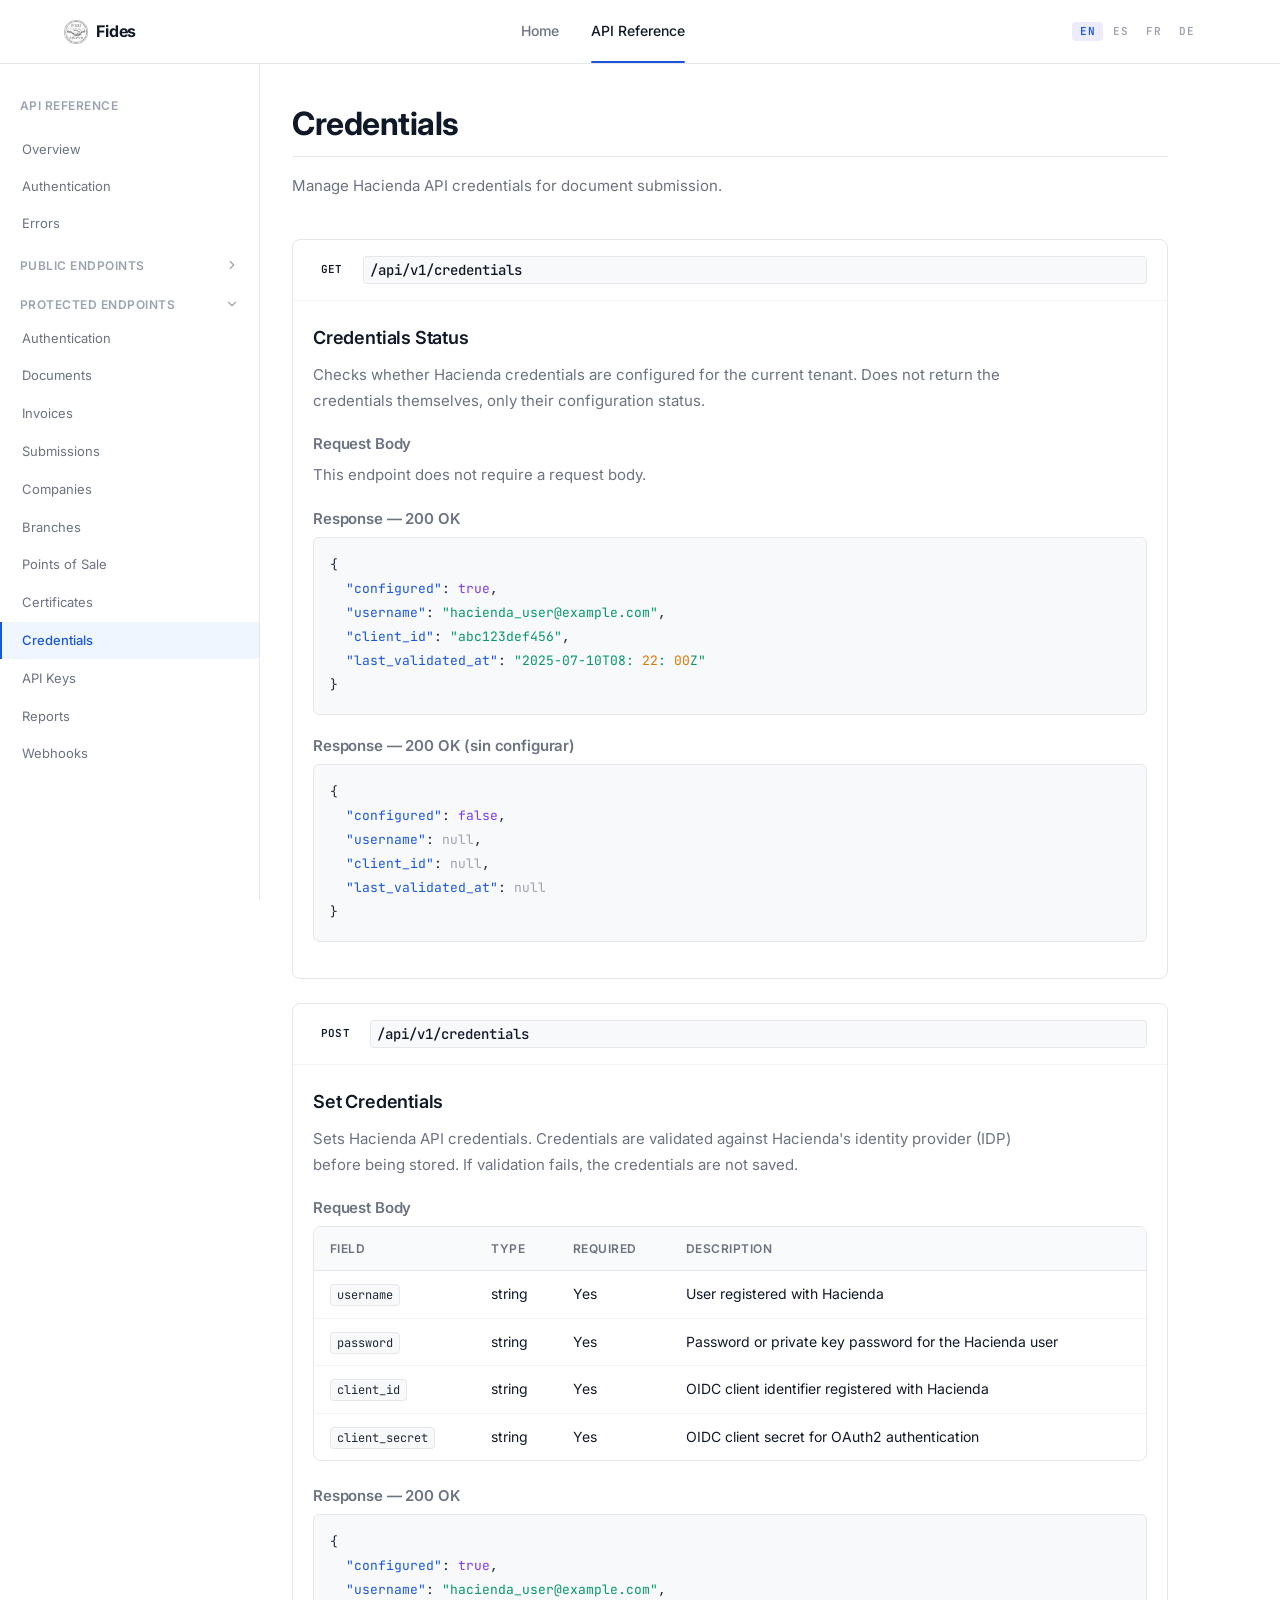
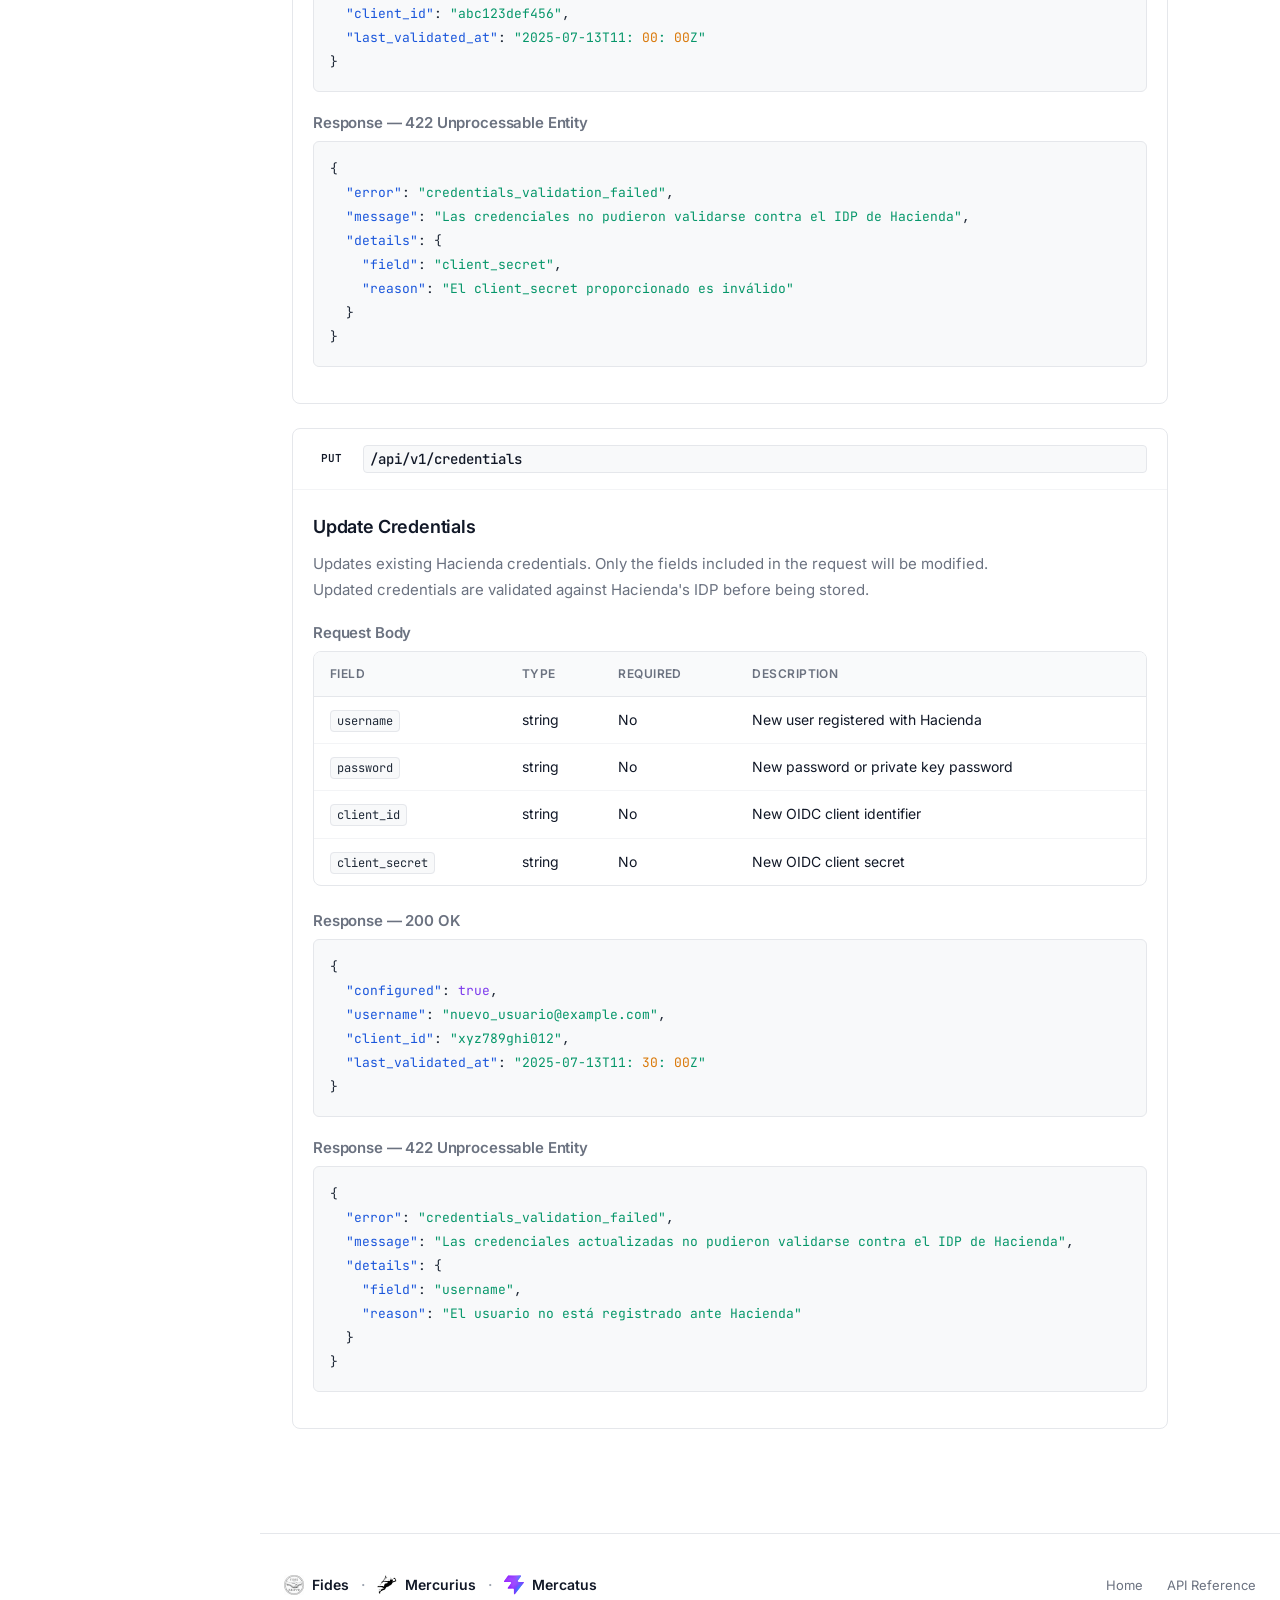
<file: api-credentials.html>
<!DOCTYPE html>
<html lang="es">
<head>
  <meta charset="UTF-8">
  <meta name="viewport" content="width=device-width, initial-scale=1.0">
  <title>Fides — Credenciales</title>
  <link rel="preconnect" href="https://fonts.googleapis.com">
  <link rel="preconnect" href="https://fonts.gstatic.com" crossorigin>
  <link href="https://fonts.googleapis.com/css2?family=Inter:wght@400;500;600;700&family=JetBrains+Mono:wght@400;500;700&display=swap" rel="stylesheet">
  <link rel="stylesheet" href="styles.css">
</head>
<body>
  <nav class="nav">
    <div class="nav__inner">
      <a href="index.html" class="nav__logo"><img src="assets/icon.png" alt="Fides" width="24" height="24">Fides</a>
      <div class="nav__links">
        <a href="index.html" class="nav__link" data-i18n="nav_home">Inicio</a>
        <a href="api-reference.html" class="nav__link nav__link--active" data-i18n="nav_api_reference">Referencia API</a>
      </div>
      <div class="lang-switcher">
        <button data-lang="en" class="lang-switcher__btn" title="English">EN</button>
        <button data-lang="es" class="lang-switcher__btn" title="Español">ES</button>
        <button data-lang="fr" class="lang-switcher__btn" title="Français">FR</button>
        <button data-lang="de" class="lang-switcher__btn" title="Deutsch">DE</button>
      </div>
      <button class="nav__hamburger" aria-label="Menu" aria-expanded="false">
        <svg xmlns="http://www.w3.org/2000/svg" width="24" height="24" viewBox="0 0 24 24" fill="none" stroke="currentColor" stroke-width="2" stroke-linecap="round" stroke-linejoin="round"><line x1="3" y1="12" x2="21" y2="12"></line><line x1="3" y1="6" x2="21" y2="6"></line><line x1="3" y1="18" x2="21" y2="18"></line></svg>
      </button>
    </div>
  </nav>
  <div class="nav__mobile-menu">
    <a href="index.html" class="nav__mobile-link" data-i18n="nav_home">Inicio</a>
    <a href="api-reference.html" class="nav__mobile-link" data-i18n="nav_api_reference">Referencia API</a>
    <div class="lang-switcher" style="display:flex;justify-content:center;margin:12px 0;">
      <button data-lang="en" class="lang-switcher__btn" title="English">EN</button>
      <button data-lang="es" class="lang-switcher__btn" title="Español">ES</button>
      <button data-lang="fr" class="lang-switcher__btn" title="Français">FR</button>
      <button data-lang="de" class="lang-switcher__btn" title="Deutsch">DE</button>
    </div>
  </div>

  <div class="api-layout">
    <aside class="api-sidebar" id="sidebar">
      <div class="api-sidebar__group">
        <div class="api-sidebar__heading" data-i18n="api_sidebar_title">Referencia API</div>
        <div class="api-sidebar__links">
          <div style="padding: 4px 20px; font-size: 12px; color: var(--text-tertiary);">
            <span data-i18n="api_sidebar_base_url">Base URL:</span>
            <code style="color: var(--accent-primary);">/api/v1</code>
          </div>
        </div>
      </div>
      <div class="api-sidebar__group">
        <a href="index.html#overview" class="api-sidebar__link" data-i18n="api_sidebar_overview">Descripción General</a>
        <a href="index.html#authentication" class="api-sidebar__link" data-i18n="api_sidebar_authentication">Autenticación</a>
        <a href="index.html#errors" class="api-sidebar__link" data-i18n="api_sidebar_errors">Errores</a>
      </div>
      <div class="api-sidebar__group">
        <button class="api-sidebar__heading" onclick="this.classList.toggle('collapsed'); this.nextElementSibling.classList.toggle('hidden')">
          <span data-i18n="api_sidebar_public">Endpoints Públicos</span>
          <svg xmlns="http://www.w3.org/2000/svg" width="14" height="14" viewBox="0 0 24 24" fill="none" stroke="currentColor" stroke-width="2" stroke-linecap="round" stroke-linejoin="round"><polyline points="6 9 12 15 18 9"></polyline></svg>
        </button>
        <div class="api-sidebar__links">
          <a href="api-public.html" class="api-sidebar__link" data-i18n="api_sidebar_health">Salud</a>
        </div>
      </div>
      <div class="api-sidebar__group">
        <button class="api-sidebar__heading" onclick="this.classList.toggle('collapsed'); this.nextElementSibling.classList.toggle('hidden')">
          <span data-i18n="api_sidebar_protected">Endpoints Protegidos</span>
          <svg xmlns="http://www.w3.org/2000/svg" width="14" height="14" viewBox="0 0 24 24" fill="none" stroke="currentColor" stroke-width="2" stroke-linecap="round" stroke-linejoin="round"><polyline points="6 9 12 15 18 9"></polyline></svg>
        </button>
        <div class="api-sidebar__links">
          <a href="api-auth.html" class="api-sidebar__link" data-i18n="api_sidebar_auth">Autenticación</a>
          <a href="api-documents.html" class="api-sidebar__link" data-i18n="api_sidebar_documents">Documentos</a>
          <a href="api-invoices.html" class="api-sidebar__link" data-i18n="api_sidebar_invoices">Facturas</a>
          <a href="api-submissions.html" class="api-sidebar__link" data-i18n="api_sidebar_submissions">Envíos</a>
          <a href="api-companies.html" class="api-sidebar__link" data-i18n="api_sidebar_companies">Empresas</a>
          <a href="api-branches.html" class="api-sidebar__link" data-i18n="api_sidebar_branches">Sucursales</a>
          <a href="api-pos.html" class="api-sidebar__link" data-i18n="api_sidebar_pos">Puntos de Venta</a>
          <a href="api-certificates.html" class="api-sidebar__link" data-i18n="api_sidebar_certificates">Certificados</a>
          <a href="api-credentials.html" class="api-sidebar__link api-sidebar__link--active" data-i18n="api_sidebar_credentials">Credenciales</a>
          <a href="api-api-keys.html" class="api-sidebar__link" data-i18n="api_sidebar_api_keys">Llaves API</a>
          <a href="api-reports.html" class="api-sidebar__link" data-i18n="api_sidebar_reports">Reportes</a>
          <a href="api-webhooks.html" class="api-sidebar__link" data-i18n="api_sidebar_webhooks">Webhooks</a>
        </div>
      </div>
    </aside>
    <main class="api-main">
      <section class="api-section">
        <h1 data-i18n="credentials_title">Credenciales</h1>
        <p class="api-section__description" data-i18n="credentials_description">Gestionar credenciales de la API de Hacienda para envío de documentos.</p>
      </section>

      <section class="endpoint" id="get-credentials-status">
        <div class="endpoint__header">
          <span class="badge badge--get">GET</span>
          <code class="endpoint__path">/api/v1/credentials</code>
        </div>
        <div class="endpoint__body">
          <h3 data-i18n="credentials_status_title">Estado de Credenciales</h3>
          <p data-i18n="credentials_status_description">Verifica si las credenciales de Hacienda están configuradas para el tenant actual. No retorna las credenciales en sí, solo su estado de configuración.</p>
          <h4 data-i18n="api_request_body">Cuerpo de la Solicitud</h4>
          <p data-i18n="credentials_status_no_body">Este endpoint no requiere cuerpo de solicitud.</p>
          <h4>Response — 200 OK</h4>
<pre><code>{
  "configured": true,
  "username": "hacienda_user@example.com",
  "client_id": "abc123def456",
  "last_validated_at": "2025-07-10T08:22:00Z"
}</code></pre>
          <h4>Response — 200 OK (sin configurar)</h4>
<pre><code>{
  "configured": false,
  "username": null,
  "client_id": null,
  "last_validated_at": null
}</code></pre>
        </div>
      </section>

      <section class="endpoint" id="set-credentials">
        <div class="endpoint__header">
          <span class="badge badge--post">POST</span>
          <code class="endpoint__path">/api/v1/credentials</code>
        </div>
        <div class="endpoint__body">
          <h3 data-i18n="credentials_set_title">Configurar Credenciales</h3>
          <p data-i18n="credentials_set_description">Establece las credenciales de la API de Hacienda. Las credenciales se validan contra el proveedor de identidad (IDP) de Hacienda antes de guardarse. Si la validación falla, las credenciales no se almacenan.</p>
          <h4 data-i18n="api_request_body">Cuerpo de la Solicitud</h4>
          <div class="table-wrapper">
            <table>
              <thead>
                <tr>
                  <th data-i18n="api_th_field">Campo</th>
                  <th data-i18n="api_th_type">Tipo</th>
                  <th data-i18n="api_th_required">Requerido</th>
                  <th data-i18n="api_th_description">Descripción</th>
                </tr>
              </thead>
              <tbody>
                <tr>
                  <td><code>username</code></td>
                  <td>string</td>
                  <td data-i18n="api_yes">Sí</td>
                  <td data-i18n="credentials_set_username_desc">Usuario registrado ante Hacienda</td>
                </tr>
                <tr>
                  <td><code>password</code></td>
                  <td>string</td>
                  <td data-i18n="api_yes">Sí</td>
                  <td data-i18n="credentials_set_password_desc">Contraseña o contraseña de llave privada del usuario en Hacienda</td>
                </tr>
                <tr>
                  <td><code>client_id</code></td>
                  <td>string</td>
                  <td data-i18n="api_yes">Sí</td>
                  <td data-i18n="credentials_set_client_id_desc">Identificador del cliente OIDC registrado en Hacienda</td>
                </tr>
                <tr>
                  <td><code>client_secret</code></td>
                  <td>string</td>
                  <td data-i18n="api_yes">Sí</td>
                  <td data-i18n="credentials_set_client_secret_desc">Secreto del cliente OIDC para autenticación OAuth2</td>
                </tr>
              </tbody>
            </table>
          </div>
          <h4>Response — 200 OK</h4>
<pre><code>{
  "configured": true,
  "username": "hacienda_user@example.com",
  "client_id": "abc123def456",
  "last_validated_at": "2025-07-13T11:00:00Z"
}</code></pre>
          <h4>Response — 422 Unprocessable Entity</h4>
<pre><code>{
  "error": "credentials_validation_failed",
  "message": "Las credenciales no pudieron validarse contra el IDP de Hacienda",
  "details": {
    "field": "client_secret",
    "reason": "El client_secret proporcionado es inválido"
  }
}</code></pre>
        </div>
      </section>

      <section class="endpoint" id="update-credentials">
        <div class="endpoint__header">
          <span class="badge badge--put">PUT</span>
          <code class="endpoint__path">/api/v1/credentials</code>
        </div>
        <div class="endpoint__body">
          <h3 data-i18n="credentials_update_title">Actualizar Credenciales</h3>
          <p data-i18n="credentials_update_description">Actualiza las credenciales de Hacienda existentes. Solo los campos incluidos en la solicitud serán modificados. Las credenciales actualizadas se validan contra el IDP de Hacienda antes de guardarse.</p>
          <h4 data-i18n="api_request_body">Cuerpo de la Solicitud</h4>
          <div class="table-wrapper">
            <table>
              <thead>
                <tr>
                  <th data-i18n="api_th_field">Campo</th>
                  <th data-i18n="api_th_type">Tipo</th>
                  <th data-i18n="api_th_required">Requerido</th>
                  <th data-i18n="api_th_description">Descripción</th>
                </tr>
              </thead>
              <tbody>
                <tr>
                  <td><code>username</code></td>
                  <td>string</td>
                  <td data-i18n="api_no">No</td>
                  <td data-i18n="credentials_update_username_desc">Nuevo usuario registrado ante Hacienda</td>
                </tr>
                <tr>
                  <td><code>password</code></td>
                  <td>string</td>
                  <td data-i18n="api_no">No</td>
                  <td data-i18n="credentials_update_password_desc">Nueva contraseña o contraseña de llave privada</td>
                </tr>
                <tr>
                  <td><code>client_id</code></td>
                  <td>string</td>
                  <td data-i18n="api_no">No</td>
                  <td data-i18n="credentials_update_client_id_desc">Nuevo identificador del cliente OIDC</td>
                </tr>
                <tr>
                  <td><code>client_secret</code></td>
                  <td>string</td>
                  <td data-i18n="api_no">No</td>
                  <td data-i18n="credentials_update_client_secret_desc">Nuevo secreto del cliente OIDC</td>
                </tr>
              </tbody>
            </table>
          </div>
          <h4>Response — 200 OK</h4>
<pre><code>{
  "configured": true,
  "username": "nuevo_usuario@example.com",
  "client_id": "xyz789ghi012",
  "last_validated_at": "2025-07-13T11:30:00Z"
}</code></pre>
          <h4>Response — 422 Unprocessable Entity</h4>
<pre><code>{
  "error": "credentials_validation_failed",
  "message": "Las credenciales actualizadas no pudieron validarse contra el IDP de Hacienda",
  "details": {
    "field": "username",
    "reason": "El usuario no está registrado ante Hacienda"
  }
}</code></pre>
        </div>
      </section>
    </main>
  </div>
  <footer class="footer">
    <div class="container footer__inner">
      <div class="footer__brand"><img src="assets/icon.png" alt="Fides" width="20" height="20">Fides <span class="footer__separator">·</span> <img src="assets/Mercurius.png" alt="Mercurius" width="20" height="20"> Mercurius <span class="footer__separator">·</span> <img src="assets/Mercatus.svg" alt="Mercatus" width="20" height="20"> Mercatus</div>
      <div class="footer__links">
        <a href="index.html" class="footer__link" data-i18n="nav_home">Inicio</a>
        <a href="api-reference.html" class="footer__link" data-i18n="nav_api_reference">Referencia API</a>
      </div>
    </div>
  </footer>
  <script src="i18n.js"></script>
  <script src="nav.js"></script>
</body>
</html>
</file>
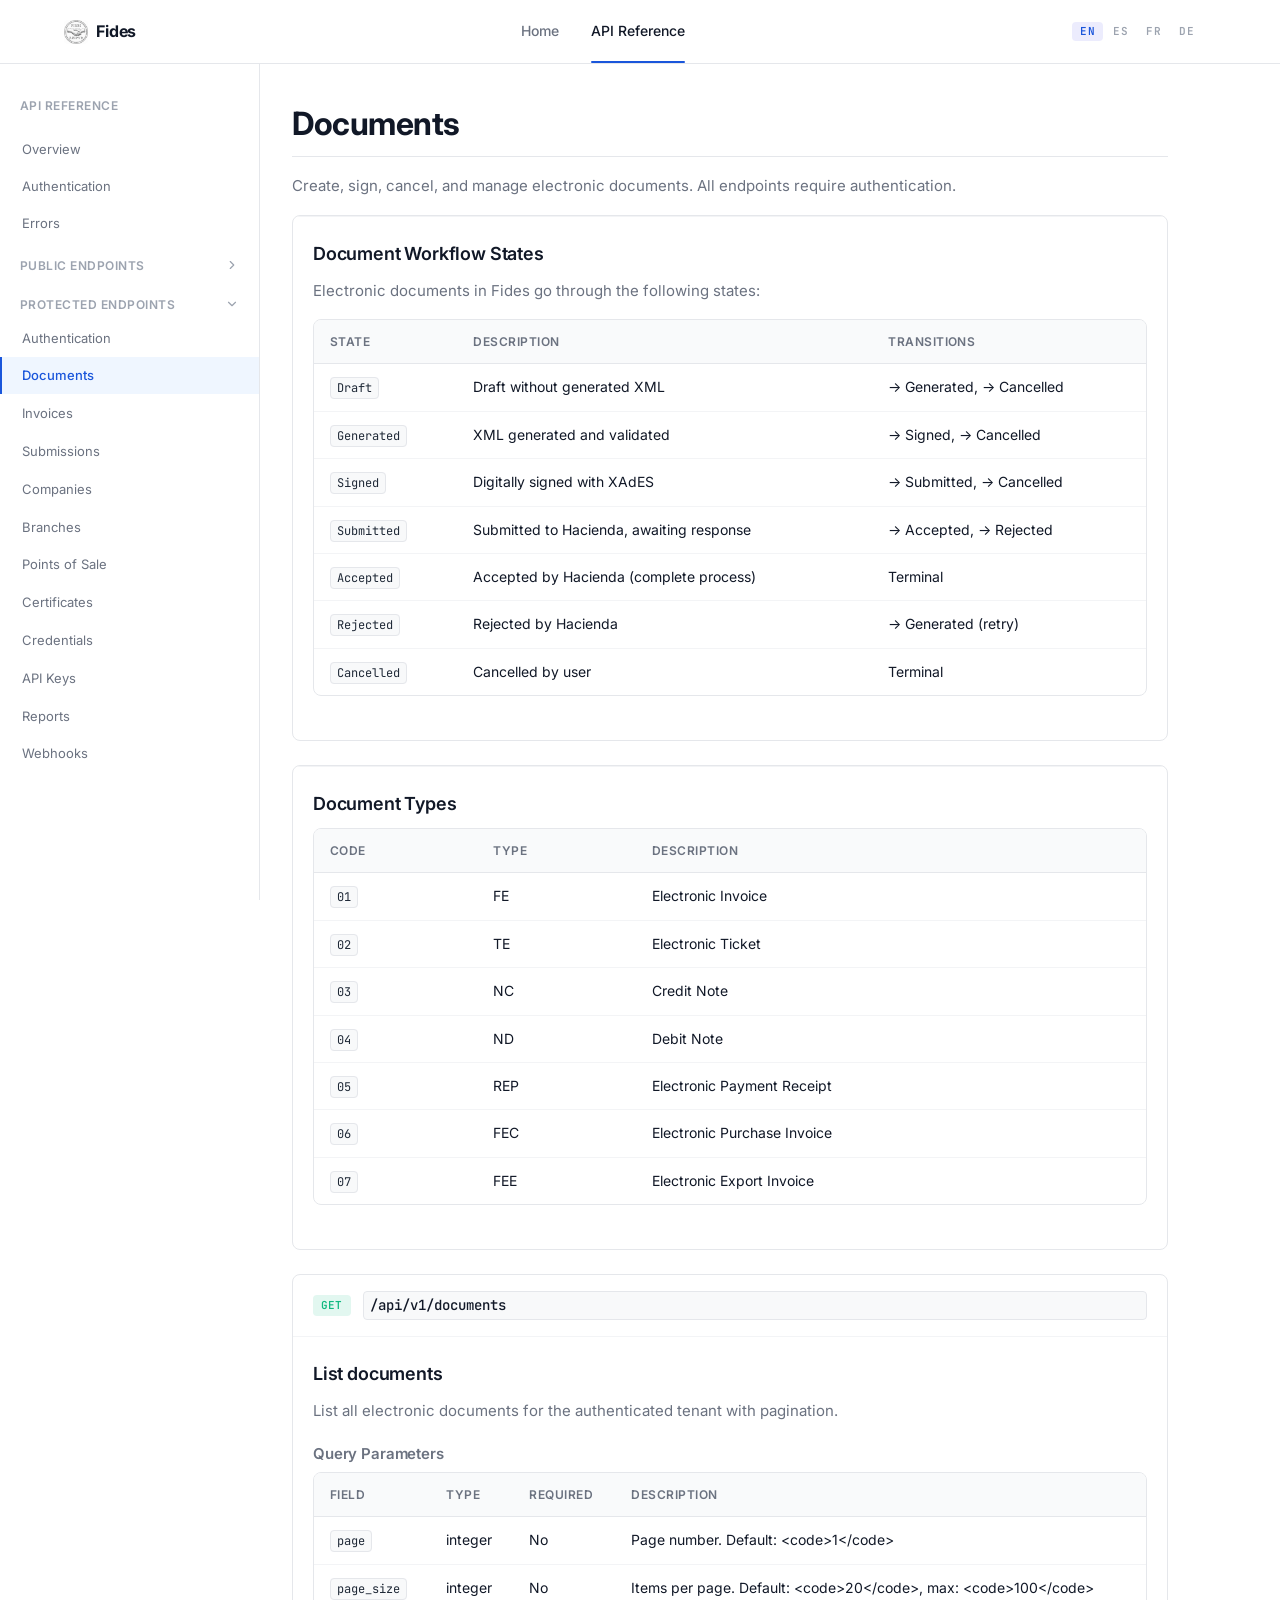
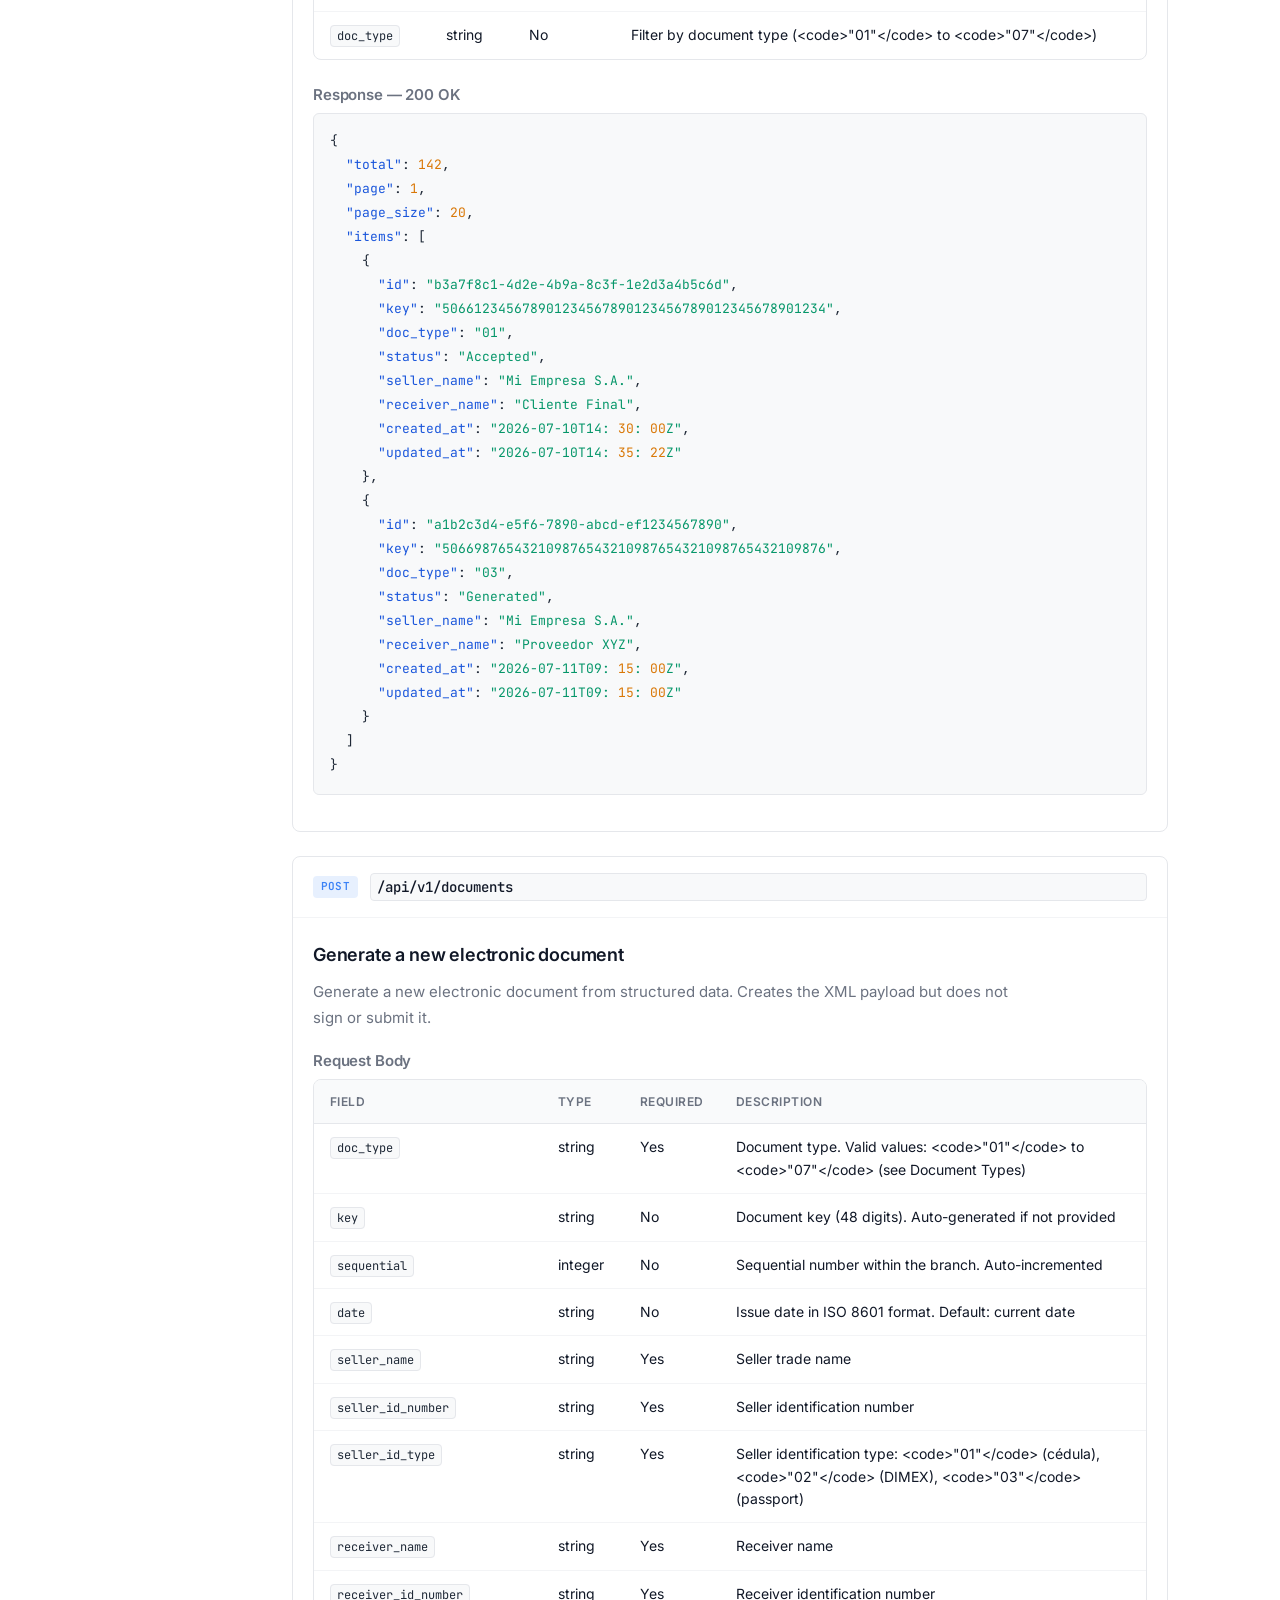
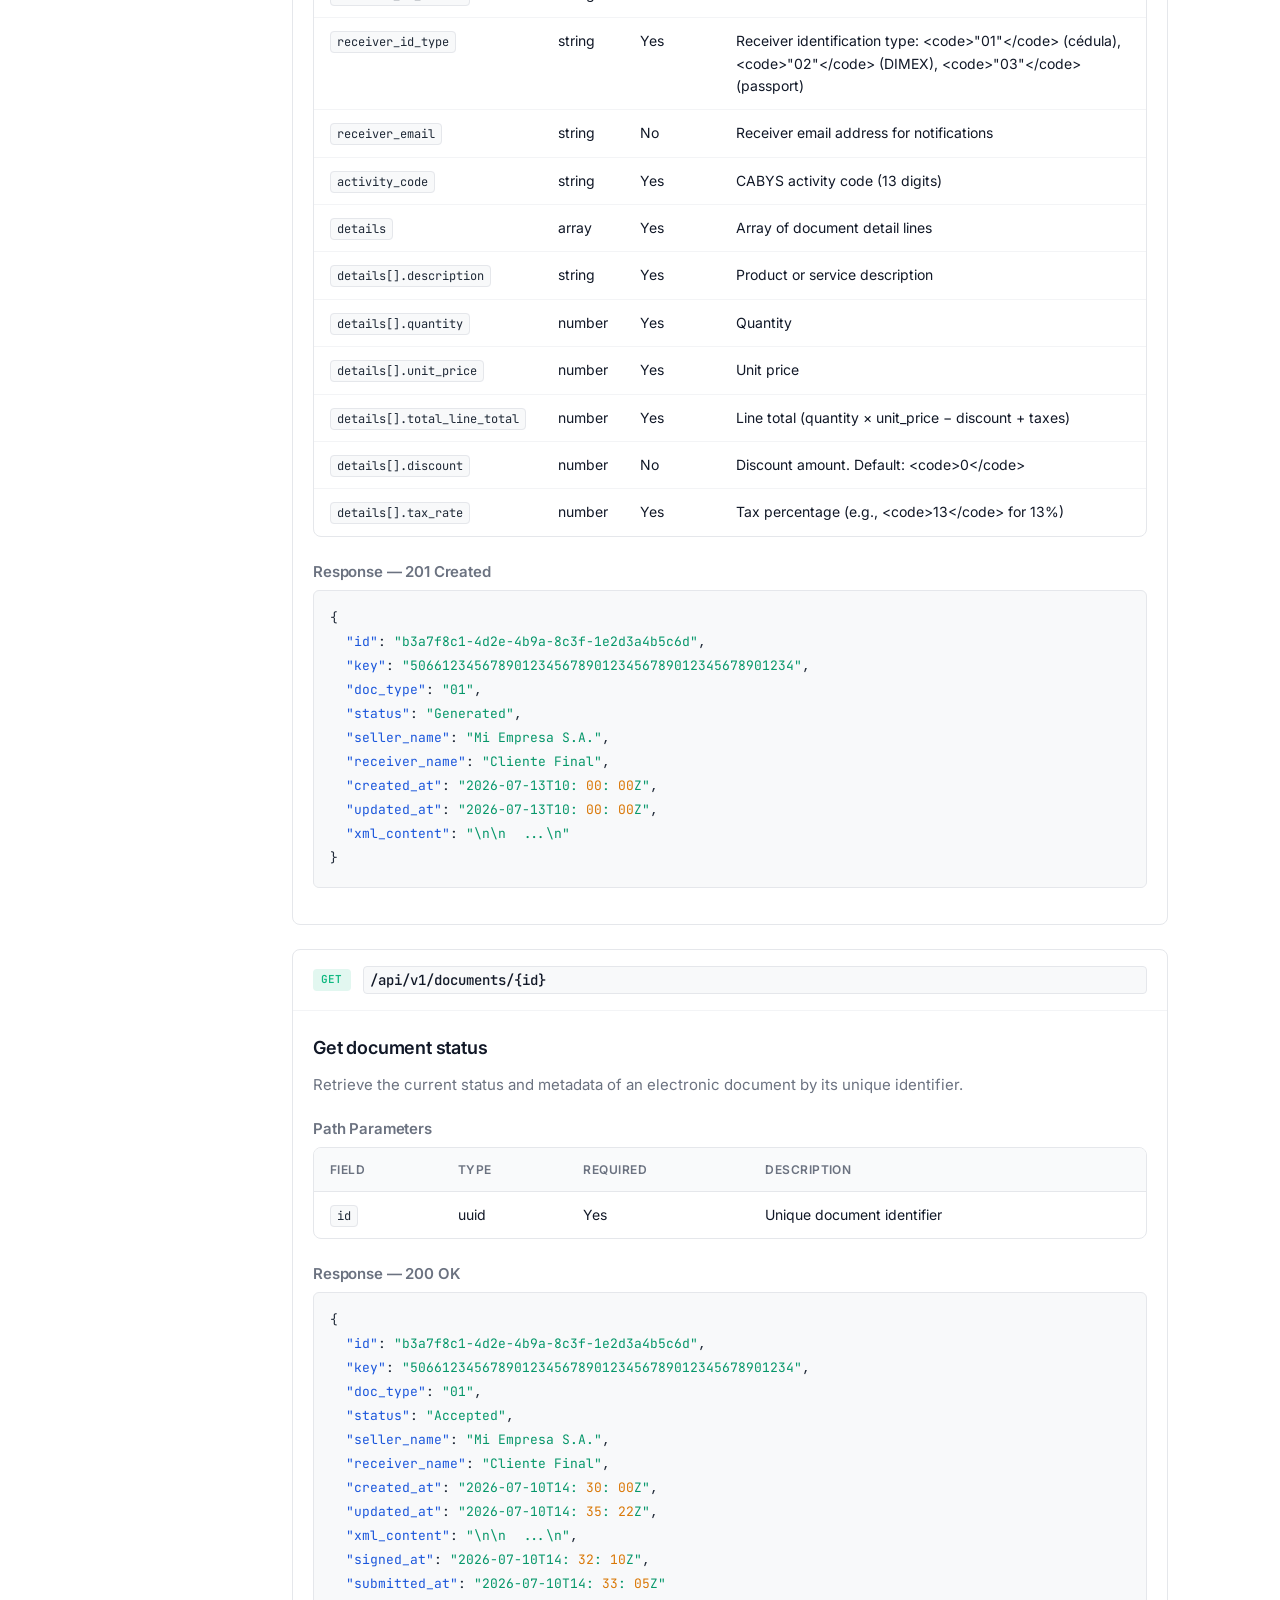
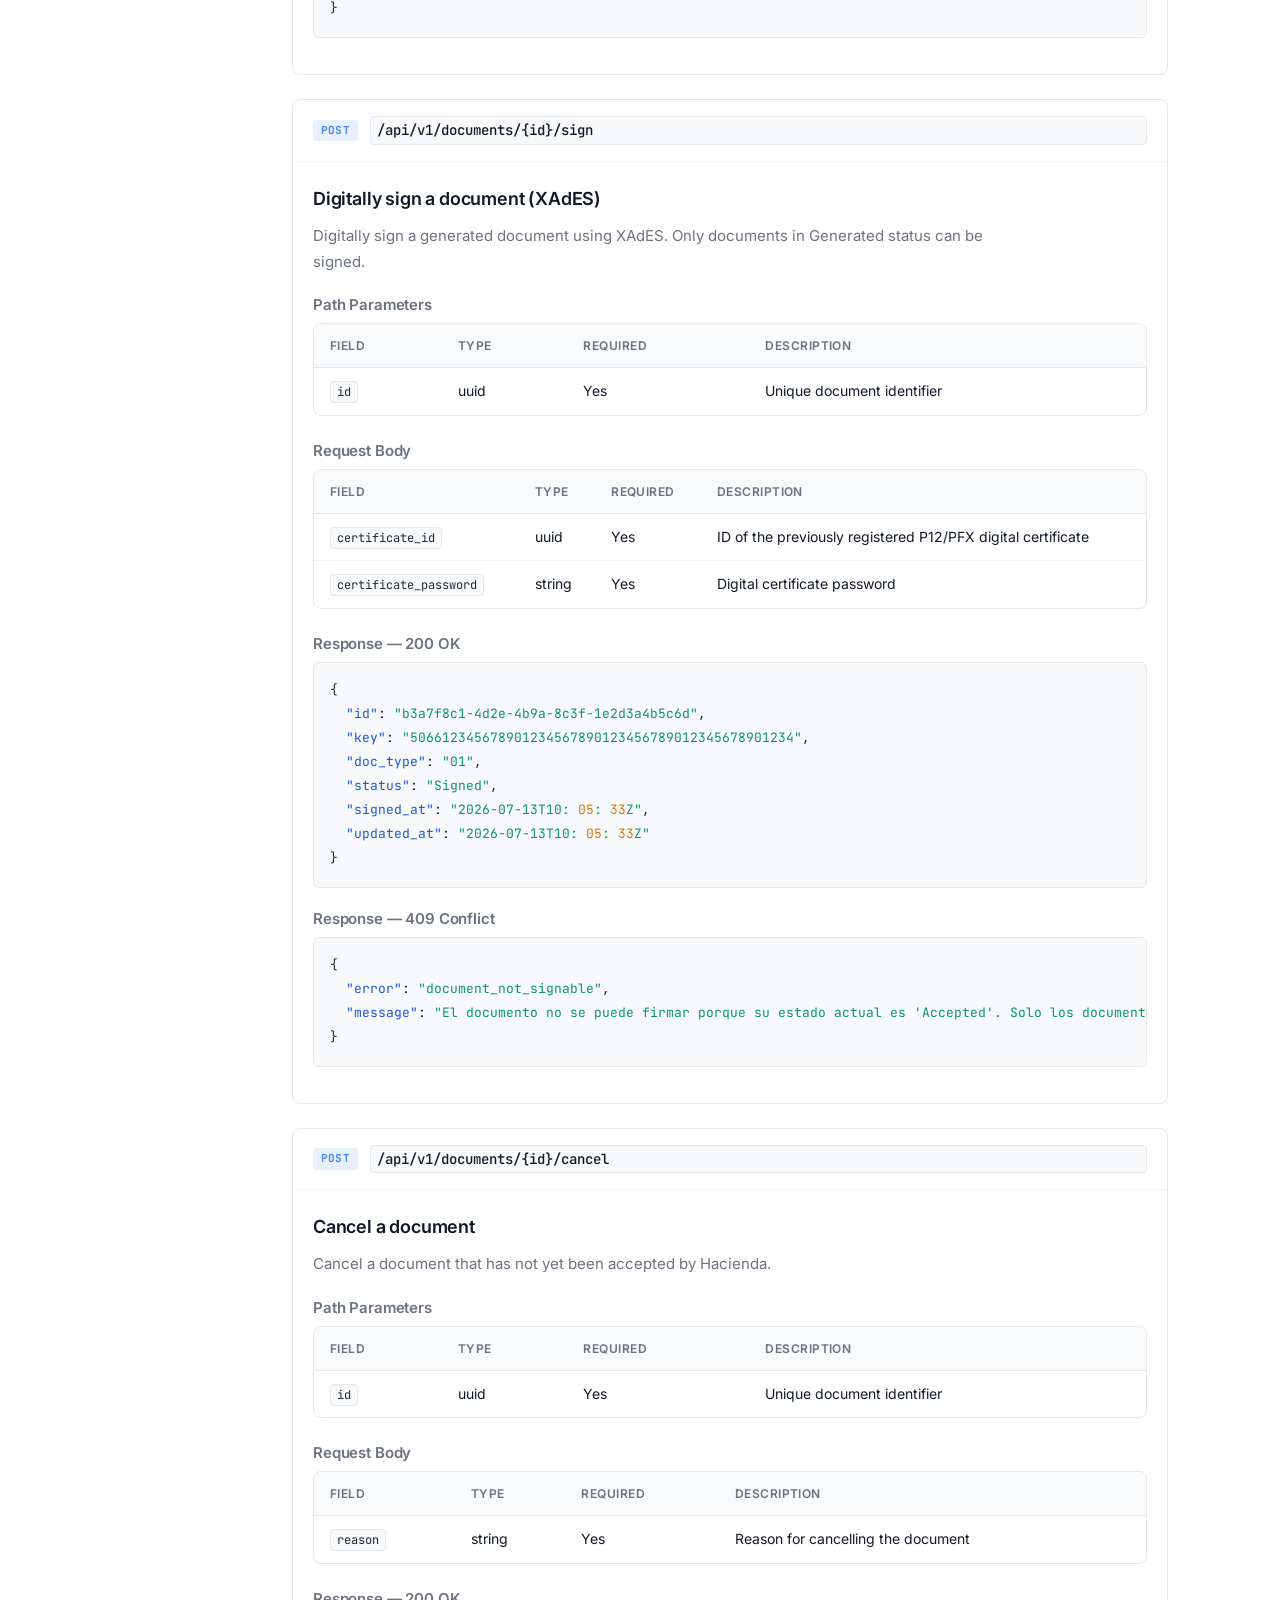
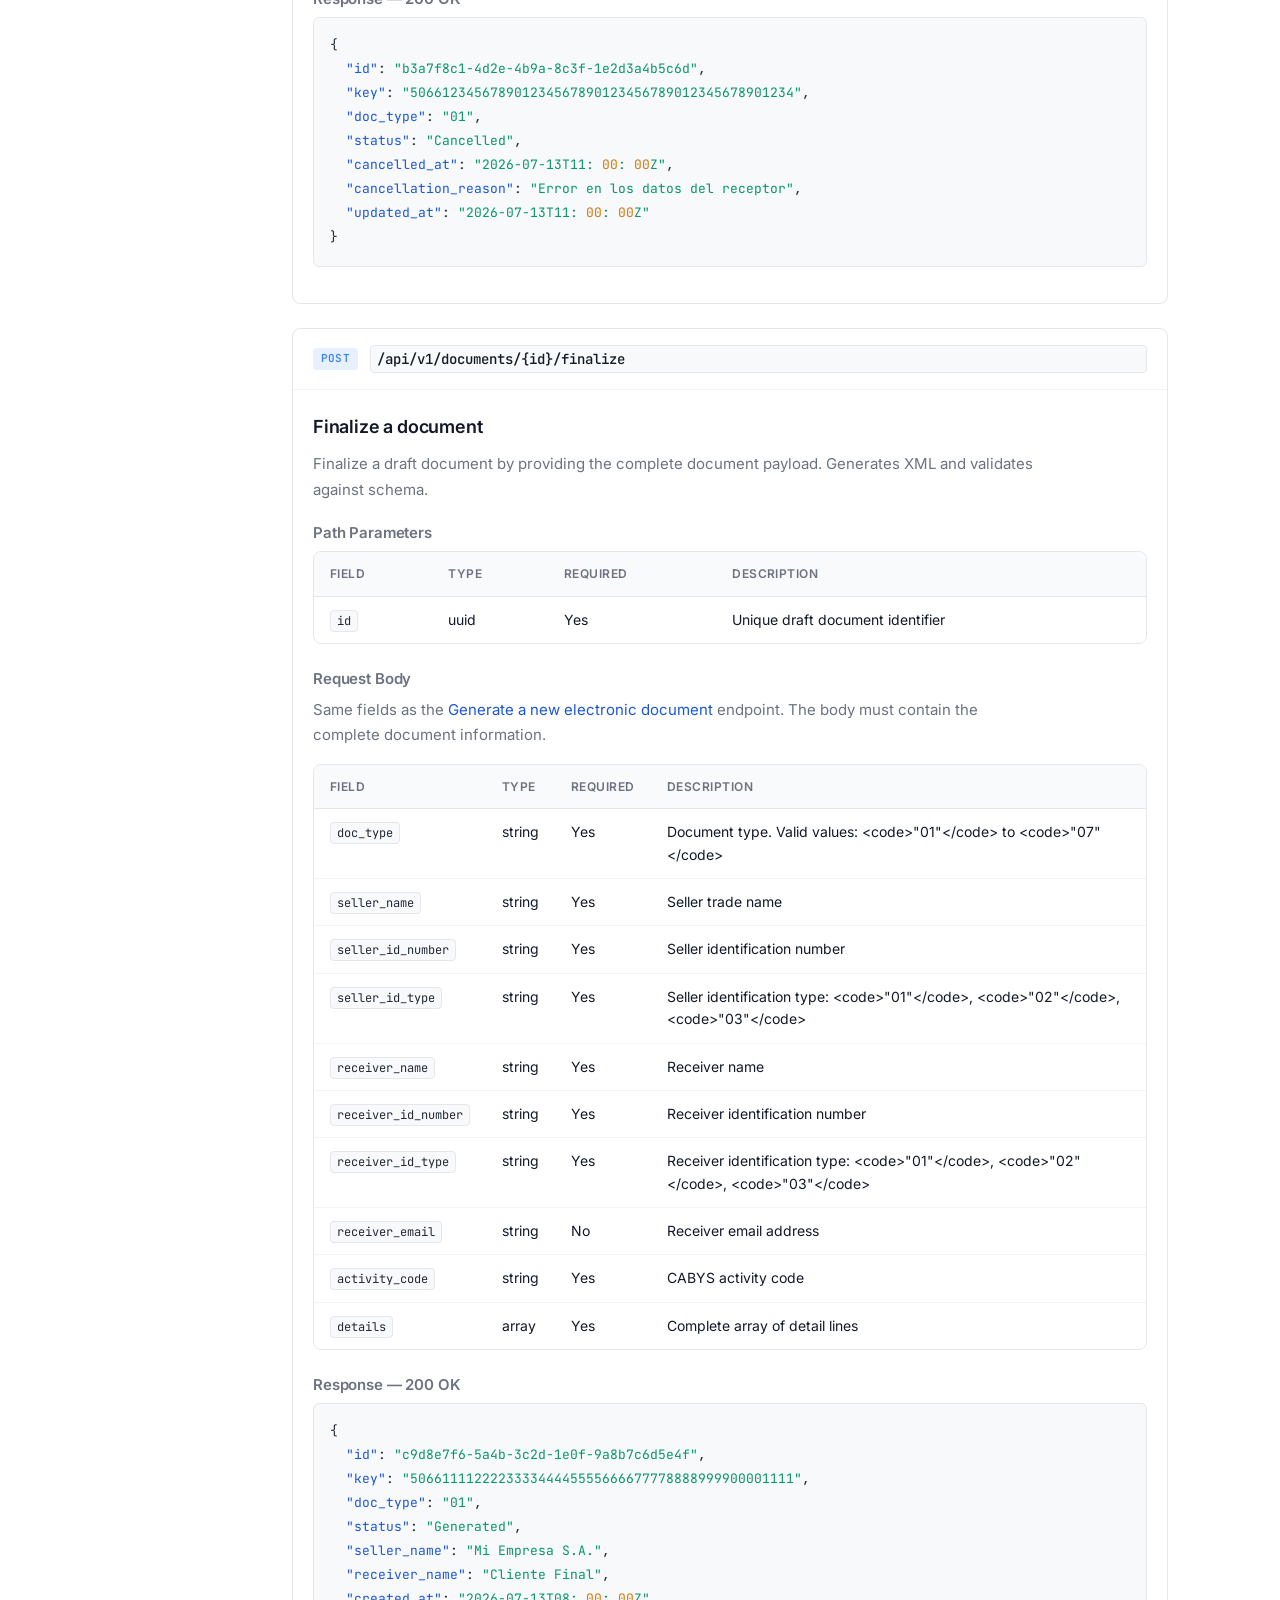
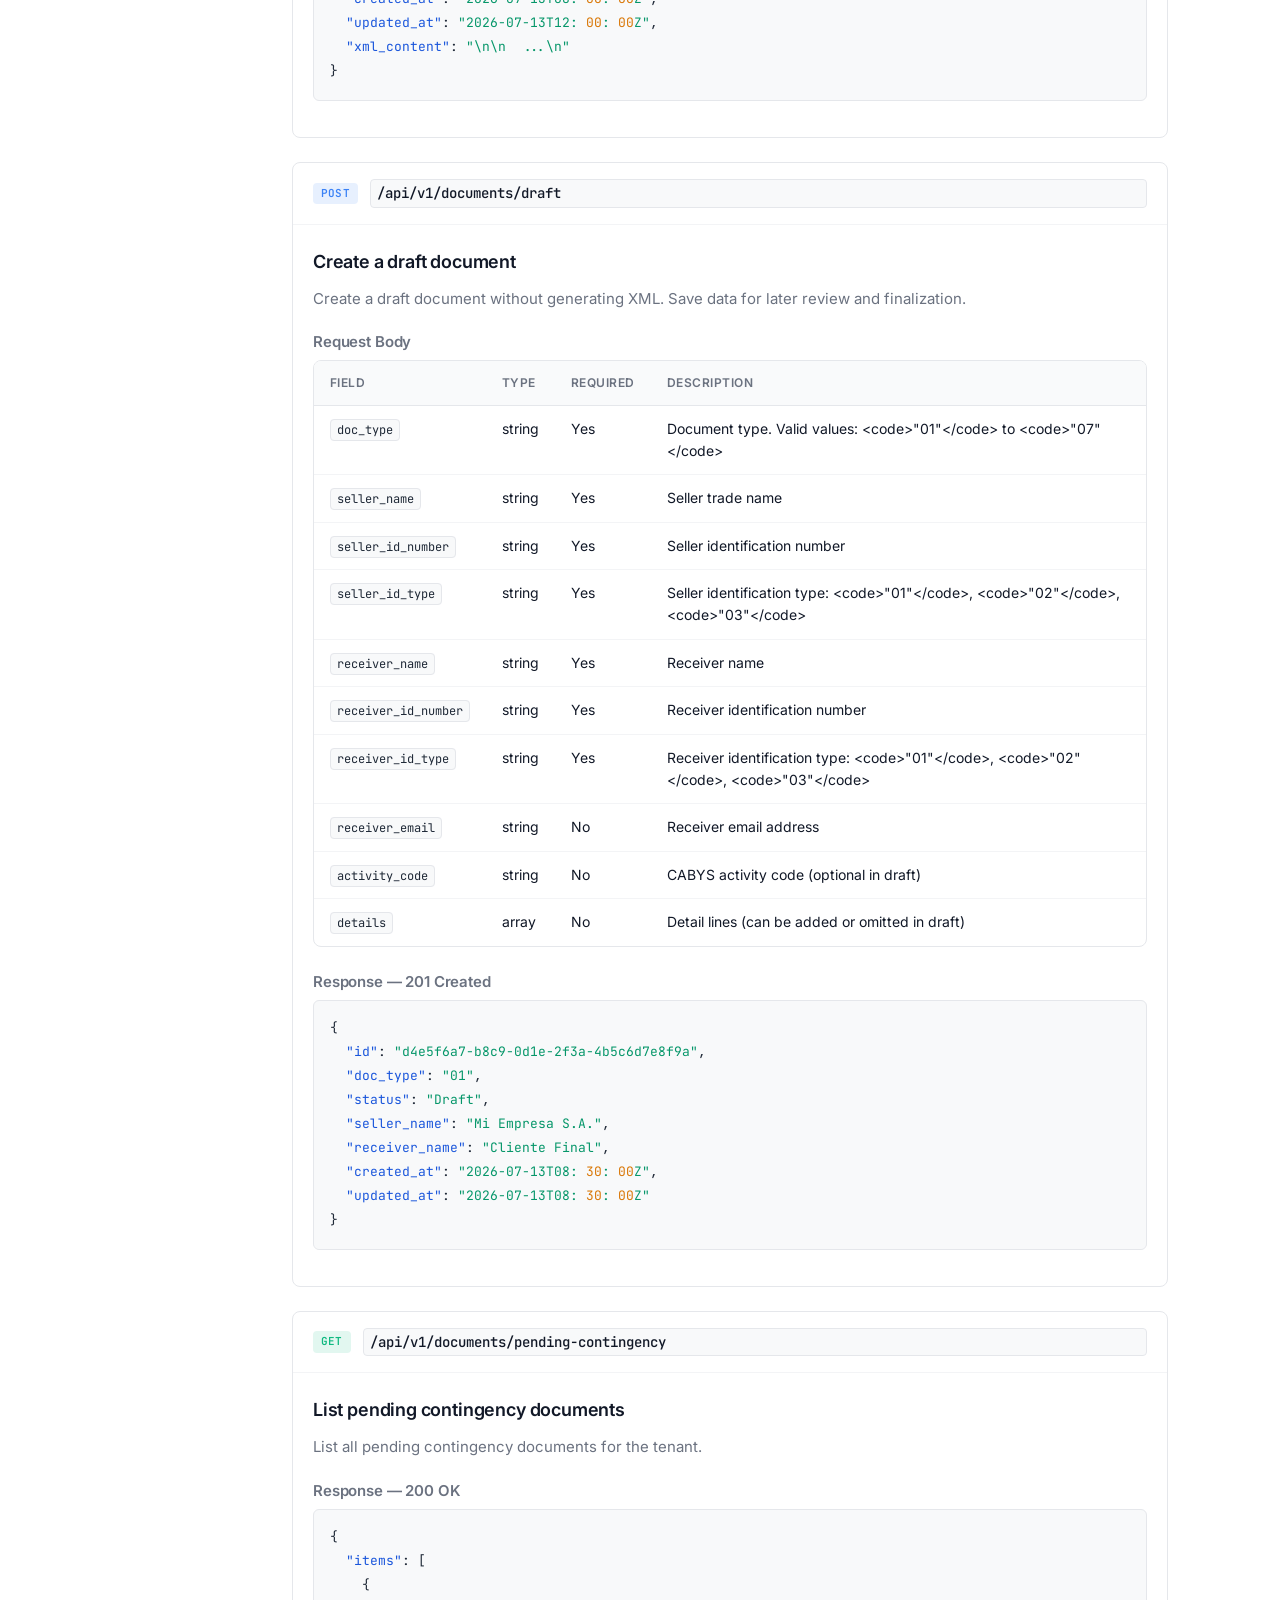
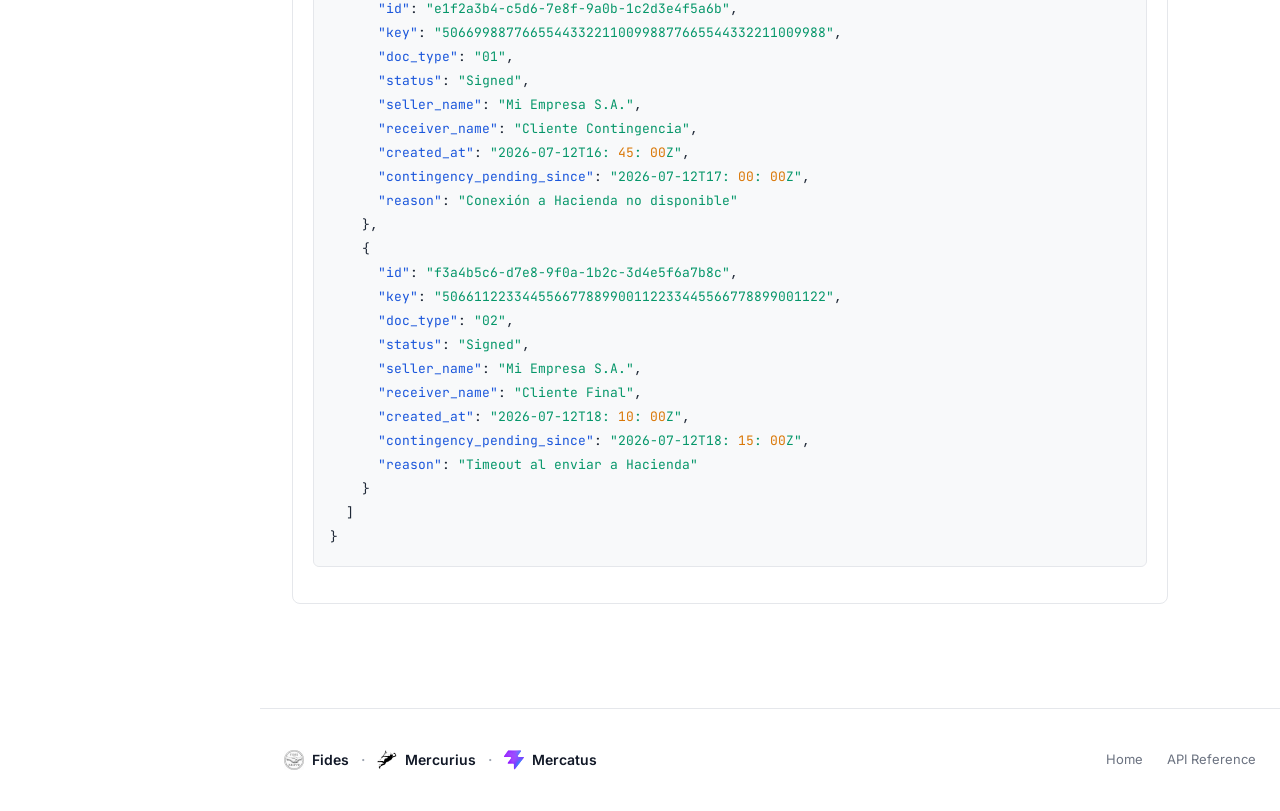
<file: api-documents.html>
<!DOCTYPE html>
<html lang="es">
<head>
  <meta charset="UTF-8">
  <meta name="viewport" content="width=device-width, initial-scale=1.0">
  <title>Fides — Documentos</title>
  <link rel="preconnect" href="https://fonts.googleapis.com">
  <link rel="preconnect" href="https://fonts.gstatic.com" crossorigin>
  <link href="https://fonts.googleapis.com/css2?family=Inter:wght@400;500;600;700&family=JetBrains+Mono:wght@400;500;700&display=swap" rel="stylesheet">
  <link rel="stylesheet" href="styles.css">
</head>
<body>
  <nav class="nav">
    <div class="nav__inner">
      <a href="index.html" class="nav__logo">
        <img src="assets/icon.png" alt="Fides" width="24" height="24">
        Fides
      </a>
      <div class="nav__links">
        <a href="index.html" class="nav__link" data-i18n="nav_home">Inicio</a>
        <a href="api-reference.html" class="nav__link nav__link--active" data-i18n="nav_api_reference">Referencia API</a>
      </div>
      <div class="lang-switcher">
        <button data-lang="en" class="lang-switcher__btn" title="English">EN</button>
        <button data-lang="es" class="lang-switcher__btn" title="Español">ES</button>
        <button data-lang="fr" class="lang-switcher__btn" title="Français">FR</button>
        <button data-lang="de" class="lang-switcher__btn" title="Deutsch">DE</button>
      </div>
      <button class="nav__hamburger" aria-label="Menu" aria-expanded="false">
        <svg xmlns="http://www.w3.org/2000/svg" width="24" height="24" viewBox="0 0 24 24" fill="none" stroke="currentColor" stroke-width="2" stroke-linecap="round" stroke-linejoin="round"><line x1="3" y1="12" x2="21" y2="12"></line><line x1="3" y1="6" x2="21" y2="6"></line><line x1="3" y1="18" x2="21" y2="18"></line></svg>
      </button>
    </div>
  </nav>
  <div class="nav__mobile-menu">
    <a href="index.html" class="nav__mobile-link" data-i18n="nav_home">Inicio</a>
    <a href="api-reference.html" class="nav__mobile-link" data-i18n="nav_api_reference">Referencia API</a>
    <div class="lang-switcher" style="display:flex;justify-content:center;margin:12px 0;">
      <button data-lang="en" class="lang-switcher__btn" title="English">EN</button>
      <button data-lang="es" class="lang-switcher__btn" title="Español">ES</button>
      <button data-lang="fr" class="lang-switcher__btn" title="Français">FR</button>
      <button data-lang="de" class="lang-switcher__btn" title="Deutsch">DE</button>
    </div>
  </div>

  <div class="api-layout">
    <aside class="api-sidebar" id="sidebar">
      <div class="api-sidebar__group">
        <div class="api-sidebar__heading" data-i18n="api_sidebar_title">Referencia API</div>
        <div class="api-sidebar__links">
          <div style="padding: 4px 20px; font-size: 12px; color: var(--text-tertiary);">
            <span data-i18n="api_sidebar_base_url">Base URL:</span>
            <code style="color: var(--accent-primary);">/api/v1</code>
          </div>
        </div>
      </div>
      <div class="api-sidebar__group">
        <a href="index.html#overview" class="api-sidebar__link" data-i18n="api_sidebar_overview">Descripción General</a>
        <a href="index.html#authentication" class="api-sidebar__link" data-i18n="api_sidebar_authentication">Autenticación</a>
        <a href="index.html#errors" class="api-sidebar__link" data-i18n="api_sidebar_errors">Errores</a>
      </div>
      <div class="api-sidebar__group">
        <button class="api-sidebar__heading" onclick="this.classList.toggle('collapsed'); this.nextElementSibling.classList.toggle('hidden')">
          <span data-i18n="api_sidebar_public">Endpoints Públicos</span>
          <svg xmlns="http://www.w3.org/2000/svg" width="14" height="14" viewBox="0 0 24 24" fill="none" stroke="currentColor" stroke-width="2" stroke-linecap="round" stroke-linejoin="round"><polyline points="6 9 12 15 18 9"></polyline></svg>
        </button>
        <div class="api-sidebar__links">
          <a href="api-public.html" class="api-sidebar__link" data-i18n="api_sidebar_health">Salud</a>
        </div>
      </div>
      <div class="api-sidebar__group">
        <button class="api-sidebar__heading" onclick="this.classList.toggle('collapsed'); this.nextElementSibling.classList.toggle('hidden')">
          <span data-i18n="api_sidebar_protected">Endpoints Protegidos</span>
          <svg xmlns="http://www.w3.org/2000/svg" width="14" height="14" viewBox="0 0 24 24" fill="none" stroke="currentColor" stroke-width="2" stroke-linecap="round" stroke-linejoin="round"><polyline points="6 9 12 15 18 9"></polyline></svg>
        </button>
        <div class="api-sidebar__links">
          <a href="api-auth.html" class="api-sidebar__link" data-i18n="api_sidebar_auth">Autenticación</a>
          <a href="api-documents.html" class="api-sidebar__link api-sidebar__link--active" data-i18n="api_sidebar_documents">Documentos</a>
          <a href="api-invoices.html" class="api-sidebar__link" data-i18n="api_sidebar_invoices">Facturas</a>
          <a href="api-submissions.html" class="api-sidebar__link" data-i18n="api_sidebar_submissions">Envíos</a>
          <a href="api-companies.html" class="api-sidebar__link" data-i18n="api_sidebar_companies">Empresas</a>
          <a href="api-branches.html" class="api-sidebar__link" data-i18n="api_sidebar_branches">Sucursales</a>
          <a href="api-pos.html" class="api-sidebar__link" data-i18n="api_sidebar_pos">Puntos de Venta</a>
          <a href="api-certificates.html" class="api-sidebar__link" data-i18n="api_sidebar_certificates">Certificados</a>
          <a href="api-credentials.html" class="api-sidebar__link" data-i18n="api_sidebar_credentials">Credenciales</a>
          <a href="api-api-keys.html" class="api-sidebar__link" data-i18n="api_sidebar_api_keys">Llaves API</a>
          <a href="api-reports.html" class="api-sidebar__link" data-i18n="api_sidebar_reports">Reportes</a>
          <a href="api-webhooks.html" class="api-sidebar__link" data-i18n="api_sidebar_webhooks">Webhooks</a>
        </div>
      </div>
    </aside>

    <main class="api-main">
      <h1 data-i18n="api_section_documents">Documentos</h1>
      <p data-i18n="api_section_documents_desc">Crear, firmar, cancelar y gestionar documentos electrónicos. Todos los endpoints requieren autenticación.</p>

      <!-- ======================== -->
      <!-- Workflow -->
      <!-- ======================== -->
      <section class="endpoint" id="workflow">
        <div class="endpoint__body">
          <h3 data-i18n="api_docs_workflow_title">Flujo de Estados del Documento</h3>
          <p data-i18n="api_docs_workflow_desc">Los documentos electrónicos en Fides pasan por los siguientes estados:</p>
          <div class="table-wrapper">
            <table>
              <thead><tr><th data-i18n="api_docs_workflow_th_state">Estado</th><th data-i18n="api_th_description">Descripción</th><th data-i18n="api_docs_workflow_th_transitions">Transiciones</th></tr></thead>
              <tbody>
                <tr><td><code>Draft</code></td><td data-i18n="api_docs_workflow_state_draft_desc">Borrador sin XML generado</td><td data-i18n="api_docs_workflow_state_draft_trans">→ Generated, → Cancelled</td></tr>
                <tr><td><code>Generated</code></td><td data-i18n="api_docs_workflow_state_generated_desc">XML generado y validado</td><td data-i18n="api_docs_workflow_state_generated_trans">→ Signed, → Cancelled</td></tr>
                <tr><td><code>Signed</code></td><td data-i18n="api_docs_workflow_state_signed_desc">Firmado digitalmente con XAdES</td><td data-i18n="api_docs_workflow_state_signed_trans">→ Submitted, → Cancelled</td></tr>
                <tr><td><code>Submitted</code></td><td data-i18n="api_docs_workflow_state_submitted_desc">Enviado a Hacienda, esperando respuesta</td><td data-i18n="api_docs_workflow_state_submitted_trans">→ Accepted, → Rejected</td></tr>
                <tr><td><code>Accepted</code></td><td data-i18n="api_docs_workflow_state_accepted_desc">Aceptado por Hacienda (proceso completo)</td><td data-i18n="api_docs_workflow_state_accepted_trans">Terminal</td></tr>
                <tr><td><code>Rejected</code></td><td data-i18n="api_docs_workflow_state_rejected_desc">Rechazado por Hacienda</td><td data-i18n="api_docs_workflow_state_rejected_trans">→ Generated (reintento)</td></tr>
                <tr><td><code>Cancelled</code></td><td data-i18n="api_docs_workflow_state_cancelled_desc">Cancelado por el usuario</td><td data-i18n="api_docs_workflow_state_cancelled_trans">Terminal</td></tr>
              </tbody>
            </table>
          </div>
        </div>
      </section>

      <!-- ======================== -->
      <!-- Document Types -->
      <!-- ======================== -->
      <section class="endpoint" id="doc-types">
        <div class="endpoint__body">
          <h3 data-i18n="api_docs_doc_types_title">Tipos de Documento</h3>
          <div class="table-wrapper">
            <table>
              <thead><tr><th data-i18n="api_th_code">Código</th><th data-i18n="api_docs_doc_types_th_type">Tipo</th><th data-i18n="api_th_description">Descripción</th></tr></thead>
              <tbody>
                <tr><td><code>01</code></td><td>FE</td><td data-i18n="api_docs_doc_type_01_desc">Factura Electrónica</td></tr>
                <tr><td><code>02</code></td><td>TE</td><td data-i18n="api_docs_doc_type_02_desc">Tiquete Electrónico</td></tr>
                <tr><td><code>03</code></td><td>NC</td><td data-i18n="api_docs_doc_type_03_desc">Nota de Crédito</td></tr>
                <tr><td><code>04</code></td><td>ND</td><td data-i18n="api_docs_doc_type_04_desc">Nota de Débito</td></tr>
                <tr><td><code>05</code></td><td>REP</td><td data-i18n="api_docs_doc_type_05_desc">Recibo Electrónico de Pago</td></tr>
                <tr><td><code>06</code></td><td>FEC</td><td data-i18n="api_docs_doc_type_06_desc">Factura de Compra Electrónica</td></tr>
                <tr><td><code>07</code></td><td>FEE</td><td data-i18n="api_docs_doc_type_07_desc">Factura de Exportación Electrónica</td></tr>
              </tbody>
            </table>
          </div>
        </div>
      </section>

      <!-- ======================== -->
      <!-- 1. GET /api/v1/documents -->
      <!-- ======================== -->
      <section class="endpoint" id="list-documents">
        <div class="endpoint__header">
          <span class="badge badge--green">GET</span>
          <code class="endpoint__path">/api/v1/documents</code>
        </div>
        <div class="endpoint__body">
          <h3 data-i18n="api_list_documents_title">Listar documentos</h3>
          <p data-i18n="api_list_documents_desc">List all electronic documents for the authenticated tenant with pagination.</p>

          <h4 data-i18n="api_query_params">Parámetros de Consulta</h4>
          <div class="table-wrapper">
            <table>
              <thead><tr><th data-i18n="api_th_field">Campo</th><th data-i18n="api_th_type">Tipo</th><th data-i18n="api_th_required">Requerido</th><th data-i18n="api_th_description">Descripción</th></tr></thead>
              <tbody>
                <tr><td><code>page</code></td><td>integer</td><td data-i18n="api_reports_required_no">No</td><td data-i18n="api_docs_list_param_page">Número de página. Por defecto: <code>1</code></td></tr>
                <tr><td><code>page_size</code></td><td>integer</td><td data-i18n="api_reports_required_no">No</td><td data-i18n="api_docs_list_param_page_size">Elementos por página. Por defecto: <code>20</code>, máximo: <code>100</code></td></tr>
                <tr><td><code>doc_type</code></td><td>string</td><td data-i18n="api_reports_required_no">No</td><td data-i18n="api_docs_list_param_doc_type">Filtrar por tipo de documento (<code>"01"</code> a <code>"07"</code>)</td></tr>
              </tbody>
            </table>
          </div>

          <h4 data-i18n="api_docs_response_200">Response — 200 OK</h4>
          <pre><code>{
  "total": 142,
  "page": 1,
  "page_size": 20,
  "items": [
    {
      "id": "b3a7f8c1-4d2e-4b9a-8c3f-1e2d3a4b5c6d",
      "key": "506612345678901234567890123456789012345678901234",
      "doc_type": "01",
      "status": "Accepted",
      "seller_name": "Mi Empresa S.A.",
      "receiver_name": "Cliente Final",
      "created_at": "2026-07-10T14:30:00Z",
      "updated_at": "2026-07-10T14:35:22Z"
    },
    {
      "id": "a1b2c3d4-e5f6-7890-abcd-ef1234567890",
      "key": "506698765432109876543210987654321098765432109876",
      "doc_type": "03",
      "status": "Generated",
      "seller_name": "Mi Empresa S.A.",
      "receiver_name": "Proveedor XYZ",
      "created_at": "2026-07-11T09:15:00Z",
      "updated_at": "2026-07-11T09:15:00Z"
    }
  ]
}</code></pre>
        </div>
      </section>

      <!-- =================================== -->
      <!-- 2. POST /api/v1/documents           -->
      <!-- =================================== -->
      <section class="endpoint" id="generate-document">
        <div class="endpoint__header">
          <span class="badge badge--blue">POST</span>
          <code class="endpoint__path">/api/v1/documents</code>
        </div>
        <div class="endpoint__body">
          <h3 data-i18n="api_generate_document_title">Generar un nuevo documento electrónico</h3>
          <p data-i18n="api_generate_document_desc">Generate a new electronic document from structured data. Creates the XML payload but does not sign or submit it.</p>

          <h4 data-i18n="api_request_body">Cuerpo de la Solicitud</h4>
          <div class="table-wrapper">
            <table>
              <thead><tr><th data-i18n="api_th_field">Campo</th><th data-i18n="api_th_type">Tipo</th><th data-i18n="api_th_required">Requerido</th><th data-i18n="api_th_description">Descripción</th></tr></thead>
              <tbody>
                <tr><td><code>doc_type</code></td><td>string</td><td data-i18n="api_reports_required_yes">Sí</td><td data-i18n="api_docs_generate_param_doc_type">Tipo de documento. Valores válidos: <code>"01"</code> a <code>"07"</code> (ver Tipos de Documento)</td></tr>
                <tr><td><code>key</code></td><td>string</td><td data-i18n="api_reports_required_no">No</td><td data-i18n="api_docs_generate_param_key">Clave del documento (48 dígitos). Se genera automáticamente si no se proporciona</td></tr>
                <tr><td><code>sequential</code></td><td>integer</td><td data-i18n="api_reports_required_no">No</td><td data-i18n="api_docs_generate_param_sequential">Número secuencial dentro de la sucursal. Se incrementa automáticamente</td></tr>
                <tr><td><code>date</code></td><td>string</td><td data-i18n="api_reports_required_no">No</td><td data-i18n="api_docs_generate_param_date">Fecha de emisión en formato ISO 8601. Por defecto: fecha actual</td></tr>
                <tr><td><code>seller_name</code></td><td>string</td><td data-i18n="api_reports_required_yes">Sí</td><td data-i18n="api_docs_generate_param_seller_name">Nombre comercial del vendedor</td></tr>
                <tr><td><code>seller_id_number</code></td><td>string</td><td data-i18n="api_reports_required_yes">Sí</td><td data-i18n="api_docs_generate_param_seller_id_number">Número de identificación del vendedor</td></tr>
                <tr><td><code>seller_id_type</code></td><td>string</td><td data-i18n="api_reports_required_yes">Sí</td><td data-i18n="api_docs_generate_param_seller_id_type">Tipo de identificación del vendedor: <code>"01"</code> (cédula), <code>"02"</code> (DIMEX), <code>"03"</code> (pasaporte)</td></tr>
                <tr><td><code>receiver_name</code></td><td>string</td><td data-i18n="api_reports_required_yes">Sí</td><td data-i18n="api_docs_generate_param_receiver_name">Nombre del receptor</td></tr>
                <tr><td><code>receiver_id_number</code></td><td>string</td><td data-i18n="api_reports_required_yes">Sí</td><td data-i18n="api_docs_generate_param_receiver_id_number">Número de identificación del receptor</td></tr>
                <tr><td><code>receiver_id_type</code></td><td>string</td><td data-i18n="api_reports_required_yes">Sí</td><td data-i18n="api_docs_generate_param_receiver_id_type">Tipo de identificación del receptor: <code>"01"</code> (cédula), <code>"02"</code> (DIMEX), <code>"03"</code> (pasaporte)</td></tr>
                <tr><td><code>receiver_email</code></td><td>string</td><td data-i18n="api_reports_required_no">No</td><td data-i18n="api_docs_generate_param_receiver_email">Correo electrónico del receptor para notificaciones</td></tr>
                <tr><td><code>activity_code</code></td><td>string</td><td data-i18n="api_reports_required_yes">Sí</td><td data-i18n="api_docs_generate_param_activity_code">Código de actividad CABYS (13 dígitos)</td></tr>
                <tr><td><code>details</code></td><td>array</td><td data-i18n="api_reports_required_yes">Sí</td><td data-i18n="api_docs_generate_param_details">Arreglo de líneas de detalle del documento</td></tr>
                <tr><td><code>details[].description</code></td><td>string</td><td data-i18n="api_reports_required_yes">Sí</td><td data-i18n="api_docs_generate_param_details_desc">Descripción del producto o servicio</td></tr>
                <tr><td><code>details[].quantity</code></td><td>number</td><td data-i18n="api_reports_required_yes">Sí</td><td data-i18n="api_docs_generate_param_details_quantity">Cantidad</td></tr>
                <tr><td><code>details[].unit_price</code></td><td>number</td><td data-i18n="api_reports_required_yes">Sí</td><td data-i18n="api_docs_generate_param_details_unit_price">Precio unitario</td></tr>
                <tr><td><code>details[].total_line_total</code></td><td>number</td><td data-i18n="api_reports_required_yes">Sí</td><td data-i18n="api_docs_generate_param_details_total">Total de la línea (quantity × unit_price − discount + taxes)</td></tr>
                <tr><td><code>details[].discount</code></td><td>number</td><td data-i18n="api_reports_required_no">No</td><td data-i18n="api_docs_generate_param_details_discount">Monto de descuento. Por defecto: <code>0</code></td></tr>
                <tr><td><code>details[].tax_rate</code></td><td>number</td><td data-i18n="api_reports_required_yes">Sí</td><td data-i18n="api_docs_generate_param_details_tax_rate">Porcentaje de impuesto (por ejemplo, <code>13</code> para 13%)</td></tr>
              </tbody>
            </table>
          </div>

          <h4 data-i18n="api_docs_response_201">Response — 201 Created</h4>
          <pre><code>{
  "id": "b3a7f8c1-4d2e-4b9a-8c3f-1e2d3a4b5c6d",
  "key": "506612345678901234567890123456789012345678901234",
  "doc_type": "01",
  "status": "Generated",
  "seller_name": "Mi Empresa S.A.",
  "receiver_name": "Cliente Final",
  "created_at": "2026-07-13T10:00:00Z",
  "updated_at": "2026-07-13T10:00:00Z",
  "xml_content": "&lt;?xml version=\"1.0\" encoding=\"UTF-8\"?&gt;\n&lt;FacturaElectronica ...&gt;\n  ...\n&lt;/FacturaElectronica&gt;"
}</code></pre>
        </div>
      </section>

      <!-- =================================== -->
      <!-- 3. GET /api/v1/documents/{id}       -->
      <!-- =================================== -->
      <section class="endpoint" id="get-document">
        <div class="endpoint__header">
          <span class="badge badge--green">GET</span>
          <code class="endpoint__path">/api/v1/documents/{id}</code>
        </div>
        <div class="endpoint__body">
          <h3 data-i18n="api_get_document_title">Obtener estado del documento</h3>
          <p data-i18n="api_get_document_desc">Retrieve the current status and metadata of an electronic document by its unique identifier.</p>

          <h4 data-i18n="api_path_parameters">Parámetros de Ruta</h4>
          <div class="table-wrapper">
            <table>
              <thead><tr><th data-i18n="api_th_field">Campo</th><th data-i18n="api_th_type">Tipo</th><th data-i18n="api_th_required">Requerido</th><th data-i18n="api_th_description">Descripción</th></tr></thead>
              <tbody>
                <tr><td><code>id</code></td><td>uuid</td><td data-i18n="api_reports_required_yes">Sí</td><td data-i18n="api_docs_param_document_id">Identificador único del documento</td></tr>
              </tbody>
            </table>
          </div>

          <h4 data-i18n="api_docs_response_200">Response — 200 OK</h4>
          <pre><code>{
  "id": "b3a7f8c1-4d2e-4b9a-8c3f-1e2d3a4b5c6d",
  "key": "506612345678901234567890123456789012345678901234",
  "doc_type": "01",
  "status": "Accepted",
  "seller_name": "Mi Empresa S.A.",
  "receiver_name": "Cliente Final",
  "created_at": "2026-07-10T14:30:00Z",
  "updated_at": "2026-07-10T14:35:22Z",
  "xml_content": "&lt;?xml version=\"1.0\" encoding=\"UTF-8\"?&gt;\n&lt;FacturaElectronica ...&gt;\n  ...\n&lt;/FacturaElectronica&gt;",
  "signed_at": "2026-07-10T14:32:10Z",
  "submitted_at": "2026-07-10T14:33:05Z"
}</code></pre>
        </div>
      </section>

      <!-- ====================================== -->
      <!-- 4. POST /api/v1/documents/{id}/sign    -->
      <!-- ====================================== -->
      <section class="endpoint" id="sign-document">
        <div class="endpoint__header">
          <span class="badge badge--blue">POST</span>
          <code class="endpoint__path">/api/v1/documents/{id}/sign</code>
        </div>
        <div class="endpoint__body">
          <h3 data-i18n="api_sign_document_title">Firmar documento digitalmente (XAdES)</h3>
          <p data-i18n="api_sign_document_desc">Digitally sign a generated document using XAdES. Only documents in "Generated" status can be signed. Requires a valid P12/PFX certificate.</p>

          <h4 data-i18n="api_path_parameters">Parámetros de Ruta</h4>
          <div class="table-wrapper">
            <table>
              <thead><tr><th data-i18n="api_th_field">Campo</th><th data-i18n="api_th_type">Tipo</th><th data-i18n="api_th_required">Requerido</th><th data-i18n="api_th_description">Descripción</th></tr></thead>
              <tbody>
                <tr><td><code>id</code></td><td>uuid</td><td data-i18n="api_reports_required_yes">Sí</td><td data-i18n="api_docs_param_document_id">Identificador único del documento</td></tr>
              </tbody>
            </table>
          </div>

          <h4 data-i18n="api_request_body">Cuerpo de la Solicitud</h4>
          <div class="table-wrapper">
            <table>
              <thead><tr><th data-i18n="api_th_field">Campo</th><th data-i18n="api_th_type">Tipo</th><th data-i18n="api_th_required">Requerido</th><th data-i18n="api_th_description">Descripción</th></tr></thead>
              <tbody>
                <tr><td><code>certificate_id</code></td><td>uuid</td><td data-i18n="api_reports_required_yes">Sí</td><td data-i18n="api_docs_sign_param_certificate_id">ID del certificado digital P12/PFX registrado previamente</td></tr>
                <tr><td><code>certificate_password</code></td><td>string</td><td data-i18n="api_reports_required_yes">Sí</td><td data-i18n="api_docs_sign_param_certificate_password">Contraseña del certificado digital</td></tr>
              </tbody>
            </table>
          </div>

          <h4 data-i18n="api_docs_response_200">Response — 200 OK</h4>
          <pre><code>{
  "id": "b3a7f8c1-4d2e-4b9a-8c3f-1e2d3a4b5c6d",
  "key": "506612345678901234567890123456789012345678901234",
  "doc_type": "01",
  "status": "Signed",
  "signed_at": "2026-07-13T10:05:33Z",
  "updated_at": "2026-07-13T10:05:33Z"
}</code></pre>

          <h4 data-i18n="api_docs_response_409">Response — 409 Conflict</h4>
          <pre><code>{
  "error": "document_not_signable",
  "message": "El documento no se puede firmar porque su estado actual es 'Accepted'. Solo los documentos en estado 'Generated' pueden ser firmados."
}</code></pre>
        </div>
      </section>

      <!-- =========================================== -->
      <!-- 5. POST /api/v1/documents/{id}/cancel       -->
      <!-- =========================================== -->
      <section class="endpoint" id="cancel-document">
        <div class="endpoint__header">
          <span class="badge badge--blue">POST</span>
          <code class="endpoint__path">/api/v1/documents/{id}/cancel</code>
        </div>
        <div class="endpoint__body">
          <h3 data-i18n="api_cancel_document_title">Cancelar un documento</h3>
          <p data-i18n="api_cancel_document_desc">Cancel a document that has not yet been accepted by Hacienda. Only documents in "Signed" or "Submitted" status can be cancelled.</p>

          <h4 data-i18n="api_path_parameters">Parámetros de Ruta</h4>
          <div class="table-wrapper">
            <table>
              <thead><tr><th data-i18n="api_th_field">Campo</th><th data-i18n="api_th_type">Tipo</th><th data-i18n="api_th_required">Requerido</th><th data-i18n="api_th_description">Descripción</th></tr></thead>
              <tbody>
                <tr><td><code>id</code></td><td>uuid</td><td data-i18n="api_reports_required_yes">Sí</td><td data-i18n="api_docs_param_document_id">Identificador único del documento</td></tr>
              </tbody>
            </table>
          </div>

          <h4 data-i18n="api_request_body">Cuerpo de la Solicitud</h4>
          <div class="table-wrapper">
            <table>
              <thead><tr><th data-i18n="api_th_field">Campo</th><th data-i18n="api_th_type">Tipo</th><th data-i18n="api_th_required">Requerido</th><th data-i18n="api_th_description">Descripción</th></tr></thead>
              <tbody>
                <tr><td><code>reason</code></td><td>string</td><td data-i18n="api_reports_required_yes">Sí</td><td data-i18n="api_docs_cancel_param_reason">Motivo de la cancelación del documento</td></tr>
              </tbody>
            </table>
          </div>

          <h4 data-i18n="api_docs_response_200">Response — 200 OK</h4>
          <pre><code>{
  "id": "b3a7f8c1-4d2e-4b9a-8c3f-1e2d3a4b5c6d",
  "key": "506612345678901234567890123456789012345678901234",
  "doc_type": "01",
  "status": "Cancelled",
  "cancelled_at": "2026-07-13T11:00:00Z",
  "cancellation_reason": "Error en los datos del receptor",
  "updated_at": "2026-07-13T11:00:00Z"
}</code></pre>
        </div>
      </section>

      <!-- ============================================ -->
      <!-- 6. POST /api/v1/documents/{id}/finalize      -->
      <!-- ============================================ -->
      <section class="endpoint" id="finalize-document">
        <div class="endpoint__header">
          <span class="badge badge--blue">POST</span>
          <code class="endpoint__path">/api/v1/documents/{id}/finalize</code>
        </div>
        <div class="endpoint__body">
          <h3 data-i18n="api_finalize_document_title">Finalizar un documento</h3>
          <p data-i18n="api_finalize_document_desc">Finalize a draft document by providing the complete payload. Generates the XML and validates against the schema.</p>

          <h4 data-i18n="api_path_parameters">Parámetros de Ruta</h4>
          <div class="table-wrapper">
            <table>
              <thead><tr><th data-i18n="api_th_field">Campo</th><th data-i18n="api_th_type">Tipo</th><th data-i18n="api_th_required">Requerido</th><th data-i18n="api_th_description">Descripción</th></tr></thead>
              <tbody>
                <tr><td><code>id</code></td><td>uuid</td><td data-i18n="api_reports_required_yes">Sí</td><td data-i18n="api_docs_finalize_param_id">Identificador único del documento borrador</td></tr>
              </tbody>
            </table>
          </div>

          <h4 data-i18n="api_request_body">Cuerpo de la Solicitud</h4>
          <p data-i18n-html="api_docs_finalize_same_fields">Mismos campos que el endpoint <a href="#generate-document">Generar un nuevo documento electrónico</a>. El cuerpo debe contener la información completa del documento.</p>
          <div class="table-wrapper">
            <table>
              <thead><tr><th data-i18n="api_th_field">Campo</th><th data-i18n="api_th_type">Tipo</th><th data-i18n="api_th_required">Requerido</th><th data-i18n="api_th_description">Descripción</th></tr></thead>
              <tbody>
                <tr><td><code>doc_type</code></td><td>string</td><td data-i18n="api_reports_required_yes">Sí</td><td data-i18n="api_docs_finalize_param_doc_type">Tipo de documento. Valores válidos: <code>"01"</code> a <code>"07"</code></td></tr>
                <tr><td><code>seller_name</code></td><td>string</td><td data-i18n="api_reports_required_yes">Sí</td><td data-i18n="api_docs_generate_param_seller_name">Nombre comercial del vendedor</td></tr>
                <tr><td><code>seller_id_number</code></td><td>string</td><td data-i18n="api_reports_required_yes">Sí</td><td data-i18n="api_docs_generate_param_seller_id_number">Número de identificación del vendedor</td></tr>
                <tr><td><code>seller_id_type</code></td><td>string</td><td data-i18n="api_reports_required_yes">Sí</td><td data-i18n="api_docs_finalize_param_seller_id_type">Tipo de identificación del vendedor: <code>"01"</code>, <code>"02"</code>, <code>"03"</code></td></tr>
                <tr><td><code>receiver_name</code></td><td>string</td><td data-i18n="api_reports_required_yes">Sí</td><td data-i18n="api_docs_generate_param_receiver_name">Nombre del receptor</td></tr>
                <tr><td><code>receiver_id_number</code></td><td>string</td><td data-i18n="api_reports_required_yes">Sí</td><td data-i18n="api_docs_generate_param_receiver_id_number">Número de identificación del receptor</td></tr>
                <tr><td><code>receiver_id_type</code></td><td>string</td><td data-i18n="api_reports_required_yes">Sí</td><td data-i18n="api_docs_finalize_param_receiver_id_type">Tipo de identificación del receptor: <code>"01"</code>, <code>"02"</code>, <code>"03"</code></td></tr>
                <tr><td><code>receiver_email</code></td><td>string</td><td data-i18n="api_reports_required_no">No</td><td data-i18n="api_docs_finalize_param_receiver_email">Correo electrónico del receptor</td></tr>
                <tr><td><code>activity_code</code></td><td>string</td><td data-i18n="api_reports_required_yes">Sí</td><td data-i18n="api_docs_finalize_param_activity_code">Código de actividad CABYS</td></tr>
                <tr><td><code>details</code></td><td>array</td><td data-i18n="api_reports_required_yes">Sí</td><td data-i18n="api_docs_finalize_param_details">Arreglo completo de líneas de detalle</td></tr>
              </tbody>
            </table>
          </div>

          <h4 data-i18n="api_docs_response_200">Response — 200 OK</h4>
          <pre><code>{
  "id": "c9d8e7f6-5a4b-3c2d-1e0f-9a8b7c6d5e4f",
  "key": "506611112222333344445555666677778888999900001111",
  "doc_type": "01",
  "status": "Generated",
  "seller_name": "Mi Empresa S.A.",
  "receiver_name": "Cliente Final",
  "created_at": "2026-07-13T08:00:00Z",
  "updated_at": "2026-07-13T12:00:00Z",
  "xml_content": "&lt;?xml version=\"1.0\" encoding=\"UTF-8\"?&gt;\n&lt;FacturaElectronica ...&gt;\n  ...\n&lt;/FacturaElectronica&gt;"
}</code></pre>
        </div>
      </section>

      <!-- ====================================== -->
      <!-- 7. POST /api/v1/documents/draft        -->
      <!-- ====================================== -->
      <section class="endpoint" id="create-draft">
        <div class="endpoint__header">
          <span class="badge badge--blue">POST</span>
          <code class="endpoint__path">/api/v1/documents/draft</code>
        </div>
        <div class="endpoint__body">
          <h3 data-i18n="api_create_draft_title">Crear un documento borrador</h3>
          <p data-i18n="api_create_draft_desc">Create a draft document without generating XML. Save data for later review and finalization.</p>

          <h4 data-i18n="api_request_body">Cuerpo de la Solicitud</h4>
          <div class="table-wrapper">
            <table>
              <thead><tr><th data-i18n="api_th_field">Campo</th><th data-i18n="api_th_type">Tipo</th><th data-i18n="api_th_required">Requerido</th><th data-i18n="api_th_description">Descripción</th></tr></thead>
              <tbody>
                <tr><td><code>doc_type</code></td><td>string</td><td data-i18n="api_reports_required_yes">Sí</td><td data-i18n="api_docs_draft_param_doc_type">Tipo de documento. Valores válidos: <code>"01"</code> a <code>"07"</code></td></tr>
                <tr><td><code>seller_name</code></td><td>string</td><td data-i18n="api_reports_required_yes">Sí</td><td data-i18n="api_docs_generate_param_seller_name">Nombre comercial del vendedor</td></tr>
                <tr><td><code>seller_id_number</code></td><td>string</td><td data-i18n="api_reports_required_yes">Sí</td><td data-i18n="api_docs_generate_param_seller_id_number">Número de identificación del vendedor</td></tr>
                <tr><td><code>seller_id_type</code></td><td>string</td><td data-i18n="api_reports_required_yes">Sí</td><td data-i18n="api_docs_finalize_param_seller_id_type">Tipo de identificación del vendedor: <code>"01"</code>, <code>"02"</code>, <code>"03"</code></td></tr>
                <tr><td><code>receiver_name</code></td><td>string</td><td data-i18n="api_reports_required_yes">Sí</td><td data-i18n="api_docs_generate_param_receiver_name">Nombre del receptor</td></tr>
                <tr><td><code>receiver_id_number</code></td><td>string</td><td data-i18n="api_reports_required_yes">Sí</td><td data-i18n="api_docs_generate_param_receiver_id_number">Número de identificación del receptor</td></tr>
                <tr><td><code>receiver_id_type</code></td><td>string</td><td data-i18n="api_reports_required_yes">Sí</td><td data-i18n="api_docs_finalize_param_receiver_id_type">Tipo de identificación del receptor: <code>"01"</code>, <code>"02"</code>, <code>"03"</code></td></tr>
                <tr><td><code>receiver_email</code></td><td>string</td><td data-i18n="api_reports_required_no">No</td><td data-i18n="api_docs_finalize_param_receiver_email">Correo electrónico del receptor</td></tr>
                <tr><td><code>activity_code</code></td><td>string</td><td data-i18n="api_reports_required_no">No</td><td data-i18n="api_docs_draft_param_activity_code">Código de actividad CABYS (opcional en borrador)</td></tr>
                <tr><td><code>details</code></td><td>array</td><td data-i18n="api_reports_required_no">No</td><td data-i18n="api_docs_draft_param_details">Líneas de detalle (pueden añadirse o omitirse en borrador)</td></tr>
              </tbody>
            </table>
          </div>

          <h4 data-i18n="api_docs_response_201">Response — 201 Created</h4>
          <pre><code>{
  "id": "d4e5f6a7-b8c9-0d1e-2f3a-4b5c6d7e8f9a",
  "doc_type": "01",
  "status": "Draft",
  "seller_name": "Mi Empresa S.A.",
  "receiver_name": "Cliente Final",
  "created_at": "2026-07-13T08:30:00Z",
  "updated_at": "2026-07-13T08:30:00Z"
}</code></pre>
        </div>
      </section>

      <!-- =============================================== -->
      <!-- 8. GET /api/v1/documents/pending-contingency    -->
      <!-- =============================================== -->
      <section class="endpoint" id="pending-contingency">
        <div class="endpoint__header">
          <span class="badge badge--green">GET</span>
          <code class="endpoint__path">/api/v1/documents/pending-contingency</code>
        </div>
        <div class="endpoint__body">
          <h3 data-i18n="api_pending_contingency_title">Listar documentos de contingencia pendientes</h3>
          <p data-i18n="api_pending_contingency_desc">List all pending contingency documents for the tenant. These are documents that need to be sent when connectivity is restored.</p>

          <h4 data-i18n="api_docs_response_200">Response — 200 OK</h4>
          <pre><code>{
  "items": [
    {
      "id": "e1f2a3b4-c5d6-7e8f-9a0b-1c2d3e4f5a6b",
      "key": "506699887766554433221100998877665544332211009988",
      "doc_type": "01",
      "status": "Signed",
      "seller_name": "Mi Empresa S.A.",
      "receiver_name": "Cliente Contingencia",
      "created_at": "2026-07-12T16:45:00Z",
      "contingency_pending_since": "2026-07-12T17:00:00Z",
      "reason": "Conexión a Hacienda no disponible"
    },
    {
      "id": "f3a4b5c6-d7e8-9f0a-1b2c-3d4e5f6a7b8c",
      "key": "506611223344556677889900112233445566778899001122",
      "doc_type": "02",
      "status": "Signed",
      "seller_name": "Mi Empresa S.A.",
      "receiver_name": "Cliente Final",
      "created_at": "2026-07-12T18:10:00Z",
      "contingency_pending_since": "2026-07-12T18:15:00Z",
      "reason": "Timeout al enviar a Hacienda"
    }
  ]
}</code></pre>
        </div>
      </section>

    </main>
  </div>

  <footer class="footer">
    <div class="container footer__inner">
      <div class="footer__brand">
        <img src="assets/icon.png" alt="Fides" width="20" height="20">
        Fides
        <span class="footer__separator">·</span>
        <img src="assets/Mercurius.png" alt="Mercurius" width="20" height="20">
        Mercurius
        <span class="footer__separator">·</span>
        <img src="assets/Mercatus.svg" alt="Mercatus" width="20" height="20">
        Mercatus
      </div>
      <div class="footer__links">
        <a href="index.html" class="footer__link" data-i18n="nav_home">Inicio</a>
        <a href="api-reference.html" class="footer__link" data-i18n="nav_api_reference">Referencia API</a>
      </div>
    </div>
  </footer>
  <script src="i18n.js"></script>
  <script src="nav.js"></script>
</body>
</html>
</file>
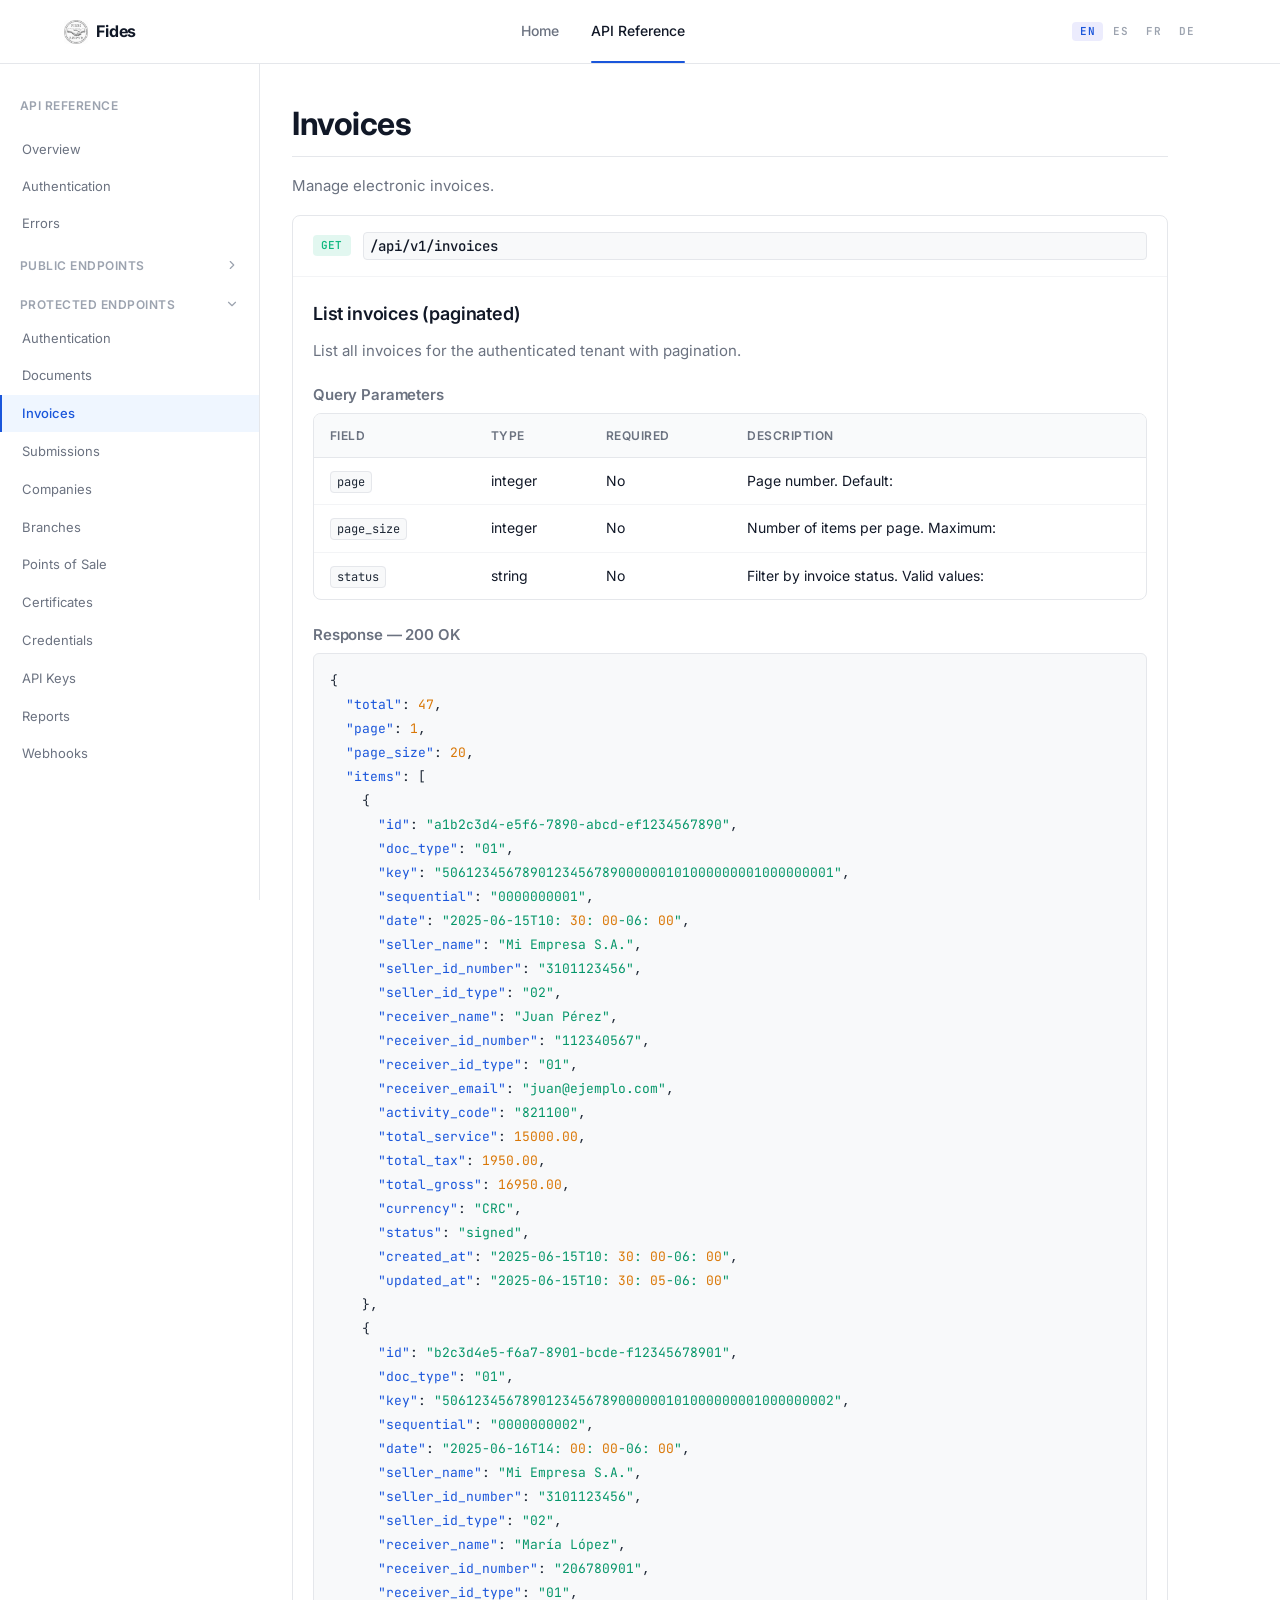
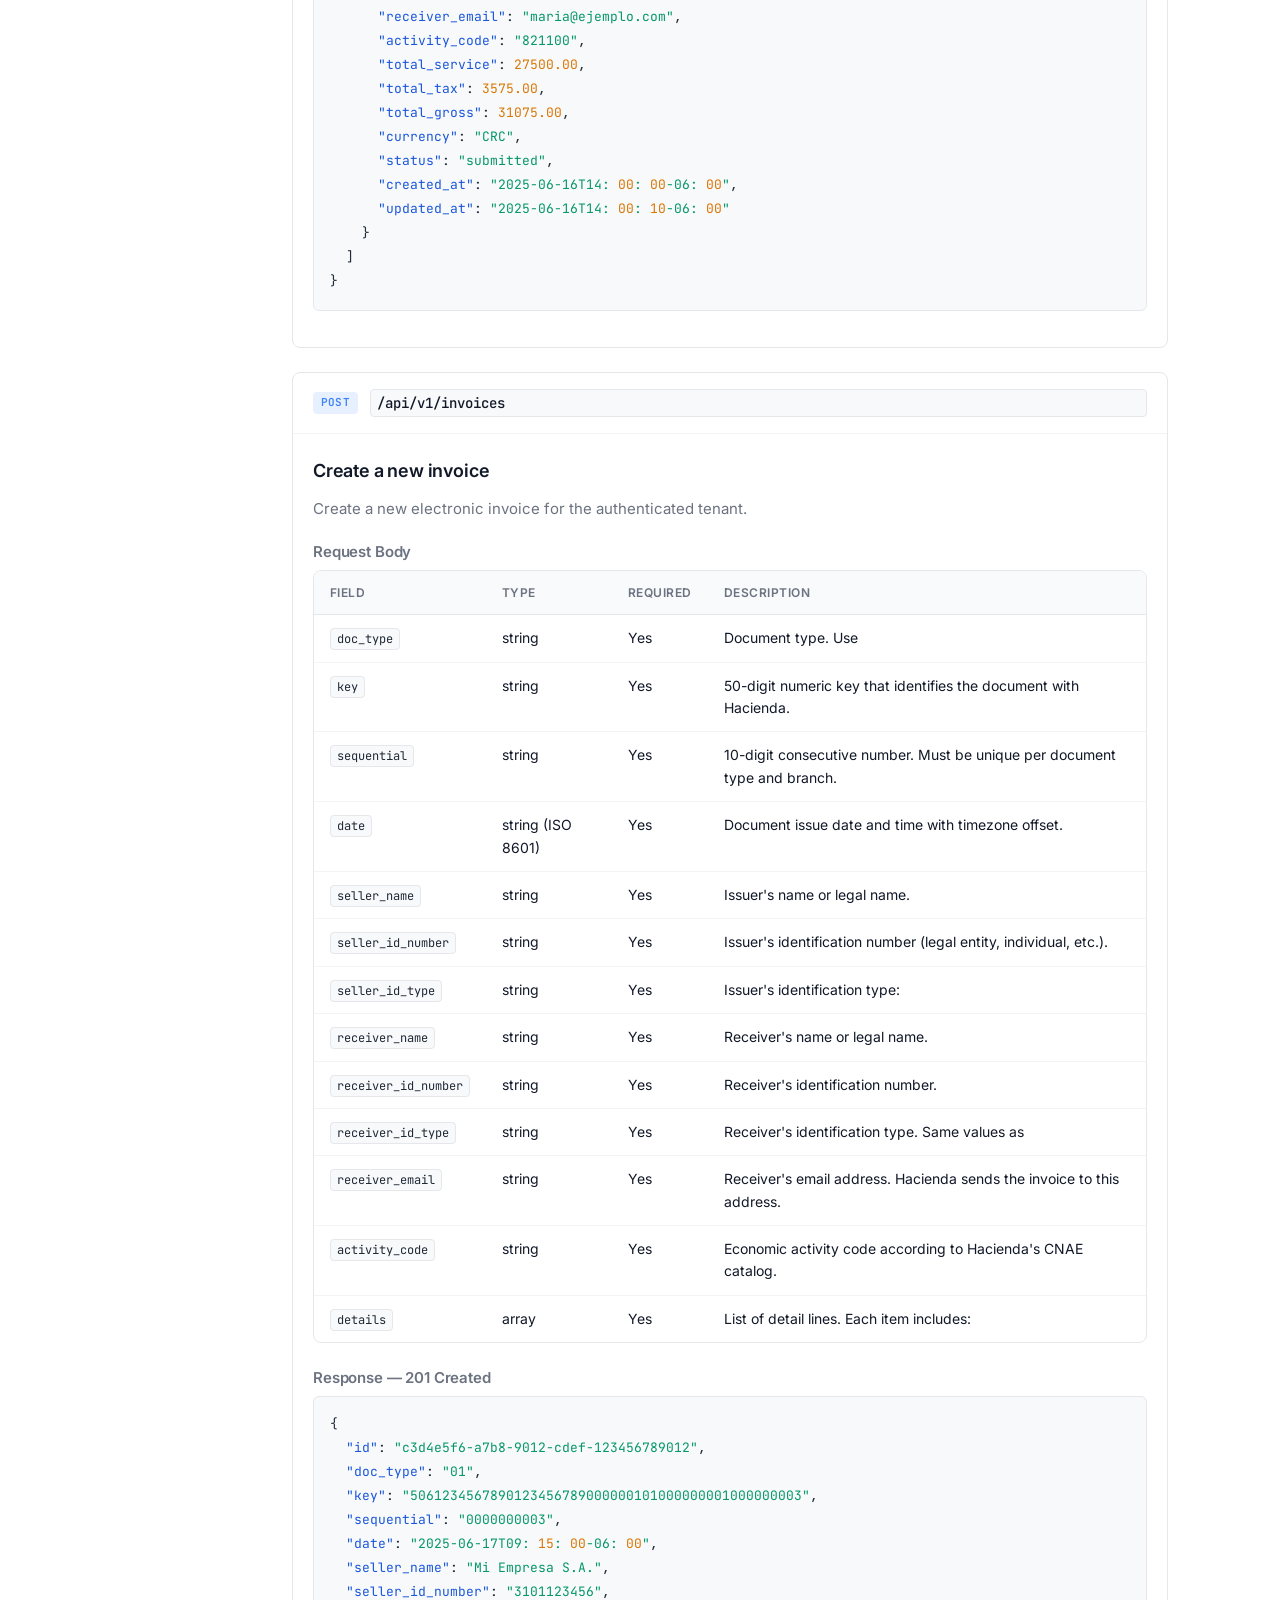
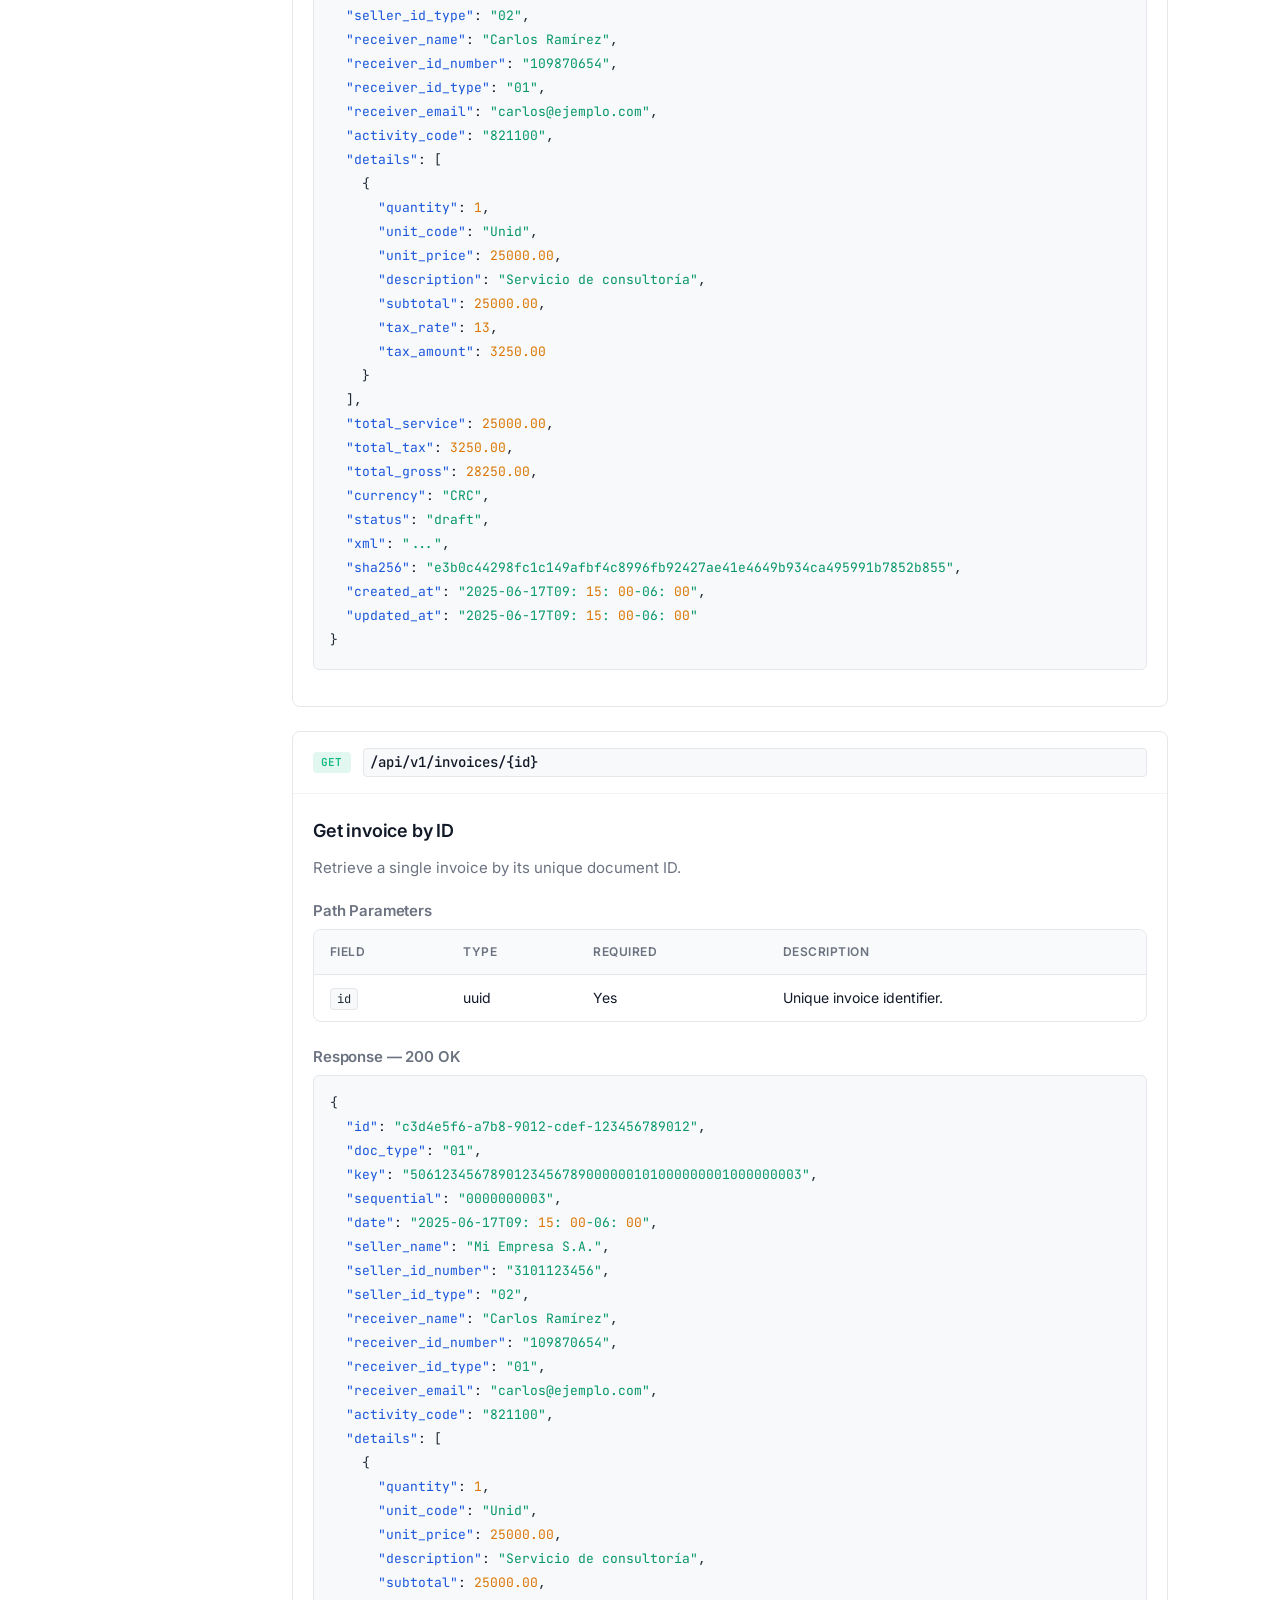
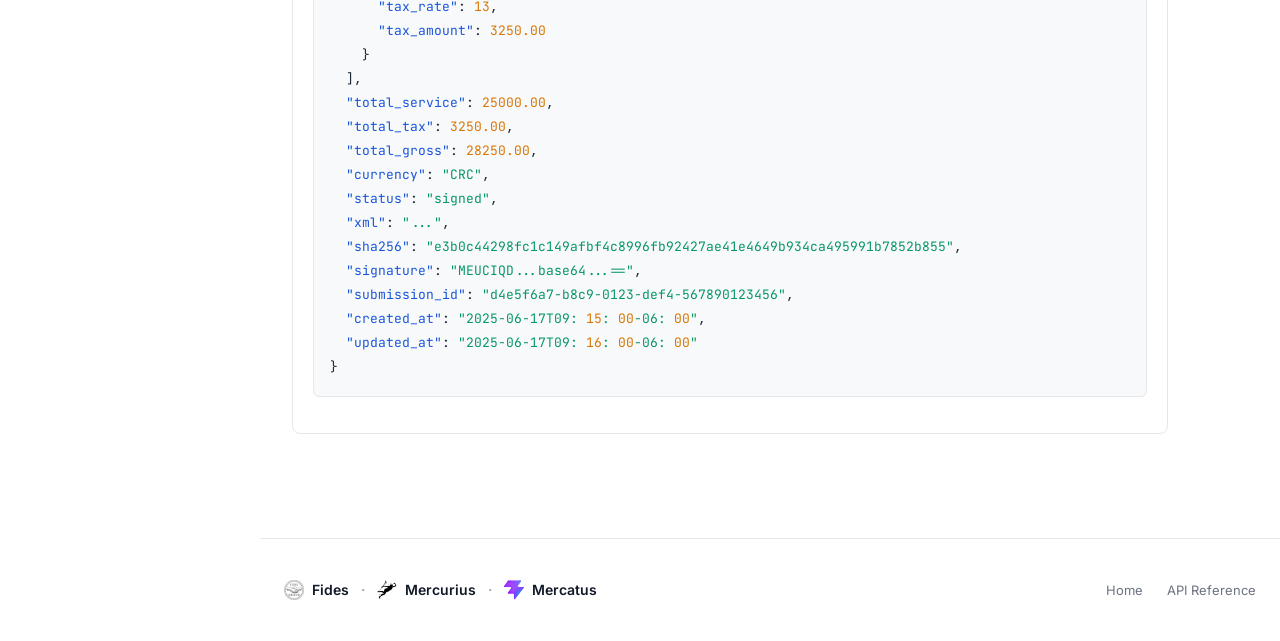
<file: api-invoices.html>
<!DOCTYPE html>
<html lang="es">
<head>
  <meta charset="UTF-8">
  <meta name="viewport" content="width=device-width, initial-scale=1.0">
  <title>Fides — Facturas</title>
  <link rel="preconnect" href="https://fonts.googleapis.com">
  <link rel="preconnect" href="https://fonts.gstatic.com" crossorigin>
  <link href="https://fonts.googleapis.com/css2?family=Inter:wght@400;500;600;700&family=JetBrains+Mono:wght@400;500;700&display=swap" rel="stylesheet">
  <link rel="stylesheet" href="styles.css">
</head>
<body>
  <nav class="nav">
    <div class="nav__inner">
      <a href="index.html" class="nav__logo">
        <img src="assets/icon.png" alt="Fides" width="24" height="24">Fides
      </a>
      <div class="nav__links">
        <a href="index.html" class="nav__link" data-i18n="nav_home">Inicio</a>
        <a href="api-reference.html" class="nav__link nav__link--active" data-i18n="nav_api_reference">Referencia API</a>
      </div>
      <div class="lang-switcher">
        <button data-lang="en" class="lang-switcher__btn" title="English">EN</button>
        <button data-lang="es" class="lang-switcher__btn" title="Español">ES</button>
        <button data-lang="fr" class="lang-switcher__btn" title="Français">FR</button>
        <button data-lang="de" class="lang-switcher__btn" title="Deutsch">DE</button>
      </div>
      <button class="nav__hamburger" aria-label="Menu" aria-expanded="false">
        <svg xmlns="http://www.w3.org/2000/svg" width="24" height="24" viewBox="0 0 24 24" fill="none" stroke="currentColor" stroke-width="2" stroke-linecap="round" stroke-linejoin="round"><line x1="3" y1="12" x2="21" y2="12"></line><line x1="3" y1="6" x2="21" y2="6"></line><line x1="3" y1="18" x2="21" y2="18"></line></svg>
      </button>
    </div>
  </nav>
  <div class="nav__mobile-menu">
    <a href="index.html" class="nav__mobile-link" data-i18n="nav_home">Inicio</a>
    <a href="api-reference.html" class="nav__mobile-link" data-i18n="nav_api_reference">Referencia API</a>
    <div class="lang-switcher" style="display:flex;justify-content:center;margin:12px 0;">
      <button data-lang="en" class="lang-switcher__btn" title="English">EN</button>
      <button data-lang="es" class="lang-switcher__btn" title="Español">ES</button>
      <button data-lang="fr" class="lang-switcher__btn" title="Français">FR</button>
      <button data-lang="de" class="lang-switcher__btn" title="Deutsch">DE</button>
    </div>
  </div>

  <div class="api-layout">
    <aside class="api-sidebar" id="sidebar">
      <div class="api-sidebar__group">
        <div class="api-sidebar__heading" data-i18n="api_sidebar_title">Referencia API</div>
        <div class="api-sidebar__links">
          <div style="padding: 4px 20px; font-size: 12px; color: var(--text-tertiary);">
            <span data-i18n="api_sidebar_base_url">Base URL:</span>
            <code style="color: var(--accent-primary);">/api/v1</code>
          </div>
        </div>
      </div>
      <div class="api-sidebar__group">
        <a href="index.html#overview" class="api-sidebar__link" data-i18n="api_sidebar_overview">Descripción General</a>
        <a href="index.html#authentication" class="api-sidebar__link" data-i18n="api_sidebar_authentication">Autenticación</a>
        <a href="index.html#errors" class="api-sidebar__link" data-i18n="api_sidebar_errors">Errores</a>
      </div>
      <div class="api-sidebar__group">
        <button class="api-sidebar__heading" onclick="this.classList.toggle('collapsed'); this.nextElementSibling.classList.toggle('hidden')">
          <span data-i18n="api_sidebar_public">Endpoints Públicos</span>
          <svg xmlns="http://www.w3.org/2000/svg" width="14" height="14" viewBox="0 0 24 24" fill="none" stroke="currentColor" stroke-width="2" stroke-linecap="round" stroke-linejoin="round"><polyline points="6 9 12 15 18 9"></polyline></svg>
        </button>
        <div class="api-sidebar__links">
          <a href="api-public.html" class="api-sidebar__link" data-i18n="api_sidebar_health">Salud</a>
        </div>
      </div>
      <div class="api-sidebar__group">
        <button class="api-sidebar__heading" onclick="this.classList.toggle('collapsed'); this.nextElementSibling.classList.toggle('hidden')">
          <span data-i18n="api_sidebar_protected">Endpoints Protegidos</span>
          <svg xmlns="http://www.w3.org/2000/svg" width="14" height="14" viewBox="0 0 24 24" fill="none" stroke="currentColor" stroke-width="2" stroke-linecap="round" stroke-linejoin="round"><polyline points="6 9 12 15 18 9"></polyline></svg>
        </button>
        <div class="api-sidebar__links">
          <a href="api-auth.html" class="api-sidebar__link" data-i18n="api_sidebar_auth">Autenticación</a>
          <a href="api-documents.html" class="api-sidebar__link" data-i18n="api_sidebar_documents">Documentos</a>
          <a href="api-invoices.html" class="api-sidebar__link api-sidebar__link--active" data-i18n="api_sidebar_invoices">Facturas</a>
          <a href="api-submissions.html" class="api-sidebar__link" data-i18n="api_sidebar_submissions">Envíos</a>
          <a href="api-companies.html" class="api-sidebar__link" data-i18n="api_sidebar_companies">Empresas</a>
          <a href="api-branches.html" class="api-sidebar__link" data-i18n="api_sidebar_branches">Sucursales</a>
          <a href="api-pos.html" class="api-sidebar__link" data-i18n="api_sidebar_pos">Puntos de Venta</a>
          <a href="api-certificates.html" class="api-sidebar__link" data-i18n="api_sidebar_certificates">Certificados</a>
          <a href="api-credentials.html" class="api-sidebar__link" data-i18n="api_sidebar_credentials">Credenciales</a>
          <a href="api-api-keys.html" class="api-sidebar__link" data-i18n="api_sidebar_api_keys">Llaves API</a>
          <a href="api-reports.html" class="api-sidebar__link" data-i18n="api_sidebar_reports">Reportes</a>
          <a href="api-webhooks.html" class="api-sidebar__link" data-i18n="api_sidebar_webhooks">Webhooks</a>
        </div>
      </div>
    </aside>

    <main class="api-main">
      <h1 data-i18n="api_invoices_title">Facturas</h1>
      <p class="api-main__desc" data-i18n="api_invoices_description">Gestionar facturas electrónicas.</p>

      <!-- GET /api/v1/invoices -->
      <section class="endpoint" id="endpoint-list-invoices">
        <div class="endpoint__header">
          <span class="badge badge--green">GET</span>
          <code class="endpoint__path">/api/v1/invoices</code>
        </div>
        <div class="endpoint__body">
          <h3 data-i18n="api_list_invoices_title">Listar facturas (paginado)</h3>
          <p data-i18n="api_list_invoices_desc">Devuelve una lista paginada de todas las facturas del tenant autenticado.</p>

          <h4 data-i18n="api_query_params">Parámetros de Consulta</h4>
          <div class="table-wrapper">
            <table>
              <thead>
                <tr>
                  <th data-i18n="api_th_field">Campo</th>
                  <th data-i18n="api_th_type">Tipo</th>
                  <th data-i18n="api_th_required">Requerido</th>
                  <th data-i18n="api_th_description">Descripción</th>
                </tr>
              </thead>
              <tbody>
                <tr>
                  <td><code>page</code></td>
                  <td>integer</td>
                  <td data-i18n="api_optional">No</td>
                  <td data-i18n-html="api_list_invoices_param_page">Número de página. Por defecto: <code>1</code>.</td>
                </tr>
                <tr>
                  <td><code>page_size</code></td>
                  <td>integer</td>
                  <td data-i18n="api_optional">No</td>
                  <td data-i18n-html="api_list_invoices_param_page_size">Cantidad de elementos por página. Máximo: <code>100</code>. Por defecto: <code>20</code>.</td>
                </tr>
                <tr>
                  <td><code>status</code></td>
                  <td>string</td>
                  <td data-i18n="api_optional">No</td>
                  <td data-i18n-html="api_list_invoices_param_status">Filtrar por estado de la factura. Valores válidos: <code>draft</code>, <code>signed</code>, <code>submitted</code>, <code>accepted</code>, <code>rejected</code>.</td>
                </tr>
              </tbody>
            </table>
          </div>

          <h4>Response — <span data-i18n="api_status_200">200 OK</span></h4>
          <pre><code>{
  "total": 47,
  "page": 1,
  "page_size": 20,
  "items": [
    {
      "id": "a1b2c3d4-e5f6-7890-abcd-ef1234567890",
      "doc_type": "01",
      "key": "5061234567890123456789000000101000000001000000001",
      "sequential": "0000000001",
      "date": "2025-06-15T10:30:00-06:00",
      "seller_name": "Mi Empresa S.A.",
      "seller_id_number": "3101123456",
      "seller_id_type": "02",
      "receiver_name": "Juan Pérez",
      "receiver_id_number": "112340567",
      "receiver_id_type": "01",
      "receiver_email": "juan@ejemplo.com",
      "activity_code": "821100",
      "total_service": 15000.00,
      "total_tax": 1950.00,
      "total_gross": 16950.00,
      "currency": "CRC",
      "status": "signed",
      "created_at": "2025-06-15T10:30:00-06:00",
      "updated_at": "2025-06-15T10:30:05-06:00"
    },
    {
      "id": "b2c3d4e5-f6a7-8901-bcde-f12345678901",
      "doc_type": "01",
      "key": "5061234567890123456789000000101000000001000000002",
      "sequential": "0000000002",
      "date": "2025-06-16T14:00:00-06:00",
      "seller_name": "Mi Empresa S.A.",
      "seller_id_number": "3101123456",
      "seller_id_type": "02",
      "receiver_name": "María López",
      "receiver_id_number": "206780901",
      "receiver_id_type": "01",
      "receiver_email": "maria@ejemplo.com",
      "activity_code": "821100",
      "total_service": 27500.00,
      "total_tax": 3575.00,
      "total_gross": 31075.00,
      "currency": "CRC",
      "status": "submitted",
      "created_at": "2025-06-16T14:00:00-06:00",
      "updated_at": "2025-06-16T14:00:10-06:00"
    }
  ]
}</code></pre>
        </div>
      </section>

      <!-- POST /api/v1/invoices -->
      <section class="endpoint" id="endpoint-create-invoice">
        <div class="endpoint__header">
          <span class="badge badge--blue">POST</span>
          <code class="endpoint__path">/api/v1/invoices</code>
        </div>
        <div class="endpoint__body">
          <h3 data-i18n="api_create_invoice_title">Crear una nueva factura</h3>
          <p data-i18n-html="api_create_invoice_desc">Crea una nueva factura electrónica. El servidor genera el XML, calcula el SHA-256 y almacena el documento en estado <code>draft</code>.</p>

          <h4 data-i18n="api_request_body">Cuerpo de la Solicitud</h4>
          <div class="table-wrapper">
            <table>
              <thead>
                <tr>
                  <th data-i18n="api_th_field">Campo</th>
                  <th data-i18n="api_th_type">Tipo</th>
                  <th data-i18n="api_th_required">Requerido</th>
                  <th data-i18n="api_th_description">Descripción</th>
                </tr>
              </thead>
              <tbody>
                <tr>
                  <td><code>doc_type</code></td>
                  <td>string</td>
                  <td data-i18n="api_required">Sí</td>
                  <td data-i18n-html="api_create_invoice_field_doc_type">Tipo de documento. Use <code>"01"</code> para factura electrónica.</td>
                </tr>
                <tr>
                  <td><code>key</code></td>
                  <td>string</td>
                  <td data-i18n="api_required">Sí</td>
                  <td data-i18n="api_create_invoice_field_key">Clave numérica de 50 dígitos que identifica el documento ante Hacienda.</td>
                </tr>
                <tr>
                  <td><code>sequential</code></td>
                  <td>string</td>
                  <td data-i18n="api_required">Sí</td>
                  <td data-i18n="api_create_invoice_field_sequential">Número consecutivo de 10 dígitos. Debe ser único por tipo de documento y sucursal.</td>
                </tr>
                <tr>
                  <td><code>date</code></td>
                  <td>string (ISO 8601)</td>
                  <td data-i18n="api_required">Sí</td>
                  <td data-i18n="api_create_invoice_field_date">Fecha y hora de emisión del documento con offset de zona horaria.</td>
                </tr>
                <tr>
                  <td><code>seller_name</code></td>
                  <td>string</td>
                  <td data-i18n="api_required">Sí</td>
                  <td data-i18n="api_create_invoice_field_seller_name">Nombre o razón social del emisor.</td>
                </tr>
                <tr>
                  <td><code>seller_id_number</code></td>
                  <td>string</td>
                  <td data-i18n="api_required">Sí</td>
                  <td data-i18n="api_create_invoice_field_seller_id_number">Número de identificación del emisor (cédula jurídica, física, etc.).</td>
                </tr>
                <tr>
                  <td><code>seller_id_type</code></td>
                  <td>string</td>
                  <td data-i18n="api_required">Sí</td>
                  <td data-i18n-html="api_create_invoice_field_seller_id_type">Tipo de identificación del emisor: <code>"01"</code> = cédula física, <code>"02"</code> = cédula jurídica, <code>"03"</code> = dimex, <code>"04"</code> = pasaporte.</td>
                </tr>
                <tr>
                  <td><code>receiver_name</code></td>
                  <td>string</td>
                  <td data-i18n="api_required">Sí</td>
                  <td data-i18n="api_create_invoice_field_receiver_name">Nombre o razón social del receptor.</td>
                </tr>
                <tr>
                  <td><code>receiver_id_number</code></td>
                  <td>string</td>
                  <td data-i18n="api_required">Sí</td>
                  <td data-i18n="api_create_invoice_field_receiver_id_number">Número de identificación del receptor.</td>
                </tr>
                <tr>
                  <td><code>receiver_id_type</code></td>
                  <td>string</td>
                  <td data-i18n="api_required">Sí</td>
                  <td data-i18n-html="api_create_invoice_field_receiver_id_type">Tipo de identificación del receptor. Mismos valores que <code>seller_id_type</code>.</td>
                </tr>
                <tr>
                  <td><code>receiver_email</code></td>
                  <td>string</td>
                  <td data-i18n="api_required">Sí</td>
                  <td data-i18n="api_create_invoice_field_receiver_email">Correo electrónico del receptor. Hacienda envía la factura a esta dirección.</td>
                </tr>
                <tr>
                  <td><code>activity_code</code></td>
                  <td>string</td>
                  <td data-i18n="api_required">Sí</td>
                  <td data-i18n="api_create_invoice_field_activity_code">Código de actividad económica según el catálogo CNAE de Hacienda.</td>
                </tr>
                <tr>
                  <td><code>details</code></td>
                  <td>array</td>
                  <td data-i18n="api_required">Sí</td>
                  <td data-i18n-html="api_create_invoice_field_details">Lista de líneas de detalle. Cada elemento incluye: <code>quantity</code> (number), <code>unit_code</code> (string), <code>unit_price</code> (number), <code>description</code> (string), <code>subtotal</code> (number), <code>tax_rate</code> (number, porcentaje), <code>tax_amount</code> (number).</td>
                </tr>
              </tbody>
            </table>
          </div>

          <h4>Response — <span data-i18n="api_status_201">201 Created</span></h4>
          <pre><code>{
  "id": "c3d4e5f6-a7b8-9012-cdef-123456789012",
  "doc_type": "01",
  "key": "5061234567890123456789000000101000000001000000003",
  "sequential": "0000000003",
  "date": "2025-06-17T09:15:00-06:00",
  "seller_name": "Mi Empresa S.A.",
  "seller_id_number": "3101123456",
  "seller_id_type": "02",
  "receiver_name": "Carlos Ramírez",
  "receiver_id_number": "109870654",
  "receiver_id_type": "01",
  "receiver_email": "carlos@ejemplo.com",
  "activity_code": "821100",
  "details": [
    {
      "quantity": 1,
      "unit_code": "Unid",
      "unit_price": 25000.00,
      "description": "Servicio de consultoría",
      "subtotal": 25000.00,
      "tax_rate": 13,
      "tax_amount": 3250.00
    }
  ],
  "total_service": 25000.00,
  "total_tax": 3250.00,
  "total_gross": 28250.00,
  "currency": "CRC",
  "status": "draft",
  "xml": "&lt;FacturaElectronica&gt;...&lt;/FacturaElectronica&gt;",
  "sha256": "e3b0c44298fc1c149afbf4c8996fb92427ae41e4649b934ca495991b7852b855",
  "created_at": "2025-06-17T09:15:00-06:00",
  "updated_at": "2025-06-17T09:15:00-06:00"
}</code></pre>
        </div>
      </section>

      <!-- GET /api/v1/invoices/{id} -->
      <section class="endpoint" id="endpoint-get-invoice">
        <div class="endpoint__header">
          <span class="badge badge--green">GET</span>
          <code class="endpoint__path">/api/v1/invoices/{id}</code>
        </div>
        <div class="endpoint__body">
          <h3 data-i18n="api_get_invoice_title">Obtener factura por ID</h3>
          <p data-i18n="api_get_invoice_desc">Recupera una factura completa a partir de su identificador único.</p>

          <h4 data-i18n="api_path_params">Parámetros de Ruta</h4>
          <div class="table-wrapper">
            <table>
              <thead>
                <tr>
                  <th data-i18n="api_th_field">Campo</th>
                  <th data-i18n="api_th_type">Tipo</th>
                  <th data-i18n="api_th_required">Requerido</th>
                  <th data-i18n="api_th_description">Descripción</th>
                </tr>
              </thead>
              <tbody>
                <tr>
                  <td><code>id</code></td>
                  <td>uuid</td>
                  <td data-i18n="api_required">Sí</td>
                  <td data-i18n="api_get_invoice_param_id">Identificador único de la factura.</td>
                </tr>
              </tbody>
            </table>
          </div>

          <h4>Response — <span data-i18n="api_status_200">200 OK</span></h4>
          <pre><code>{
  "id": "c3d4e5f6-a7b8-9012-cdef-123456789012",
  "doc_type": "01",
  "key": "5061234567890123456789000000101000000001000000003",
  "sequential": "0000000003",
  "date": "2025-06-17T09:15:00-06:00",
  "seller_name": "Mi Empresa S.A.",
  "seller_id_number": "3101123456",
  "seller_id_type": "02",
  "receiver_name": "Carlos Ramírez",
  "receiver_id_number": "109870654",
  "receiver_id_type": "01",
  "receiver_email": "carlos@ejemplo.com",
  "activity_code": "821100",
  "details": [
    {
      "quantity": 1,
      "unit_code": "Unid",
      "unit_price": 25000.00,
      "description": "Servicio de consultoría",
      "subtotal": 25000.00,
      "tax_rate": 13,
      "tax_amount": 3250.00
    }
  ],
  "total_service": 25000.00,
  "total_tax": 3250.00,
  "total_gross": 28250.00,
  "currency": "CRC",
  "status": "signed",
  "xml": "&lt;FacturaElectronica&gt;...&lt;/FacturaElectronica&gt;",
  "sha256": "e3b0c44298fc1c149afbf4c8996fb92427ae41e4649b934ca495991b7852b855",
  "signature": "MEUCIQD...base64...==",
  "submission_id": "d4e5f6a7-b8c9-0123-def4-567890123456",
  "created_at": "2025-06-17T09:15:00-06:00",
  "updated_at": "2025-06-17T09:16:00-06:00"
}</code></pre>
        </div>
      </section>
    </main>
  </div>

  <footer class="footer">
    <div class="container footer__inner">
      <div class="footer__brand"><img src="assets/icon.png" alt="Fides" width="20" height="20">Fides <span class="footer__separator">·</span> <img src="assets/Mercurius.png" alt="Mercurius" width="20" height="20"> Mercurius <span class="footer__separator">·</span> <img src="assets/Mercatus.svg" alt="Mercatus" width="20" height="20"> Mercatus</div>
      <div class="footer__links">
        <a href="index.html" class="footer__link" data-i18n="nav_home">Inicio</a>
        <a href="api-reference.html" class="footer__link" data-i18n="nav_api_reference">Referencia API</a>
      </div>
    </div>
  </footer>
  <script src="i18n.js"></script>
  <script src="nav.js"></script>
</body>
</html>
</file>
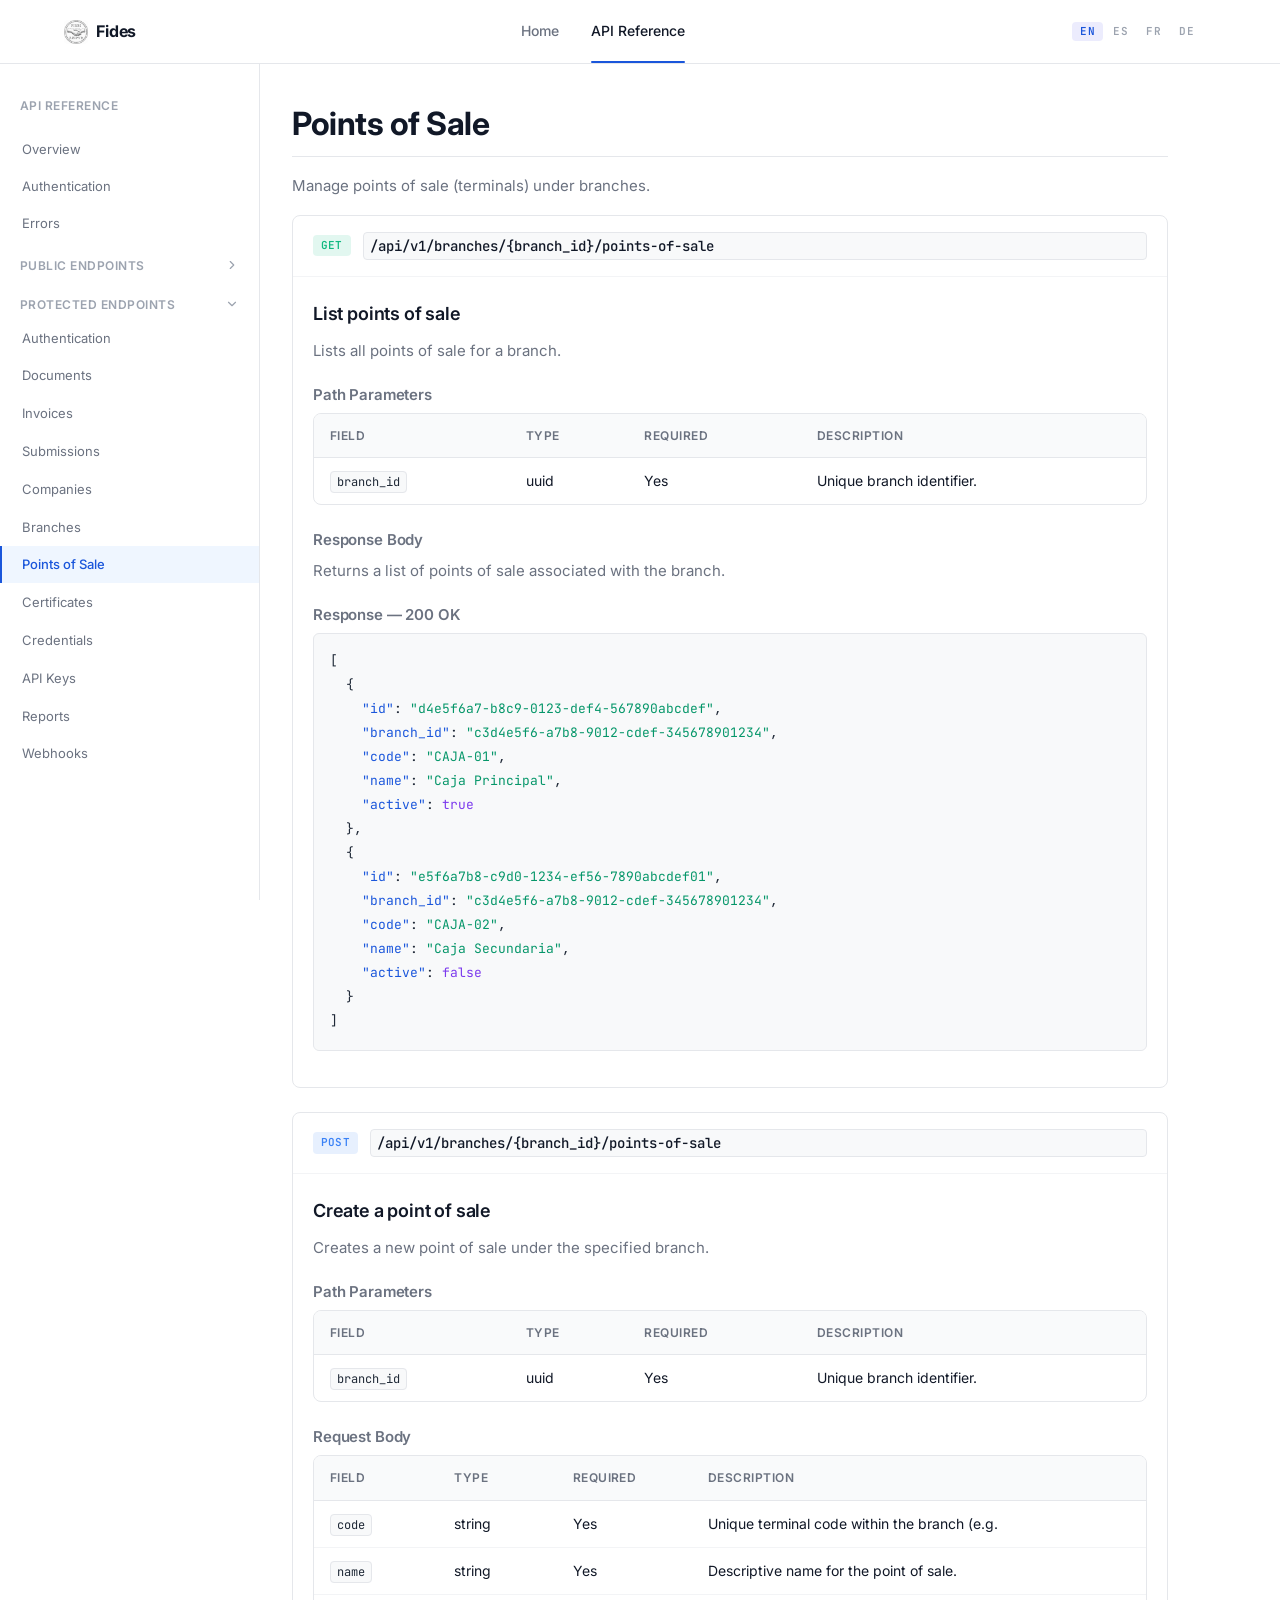
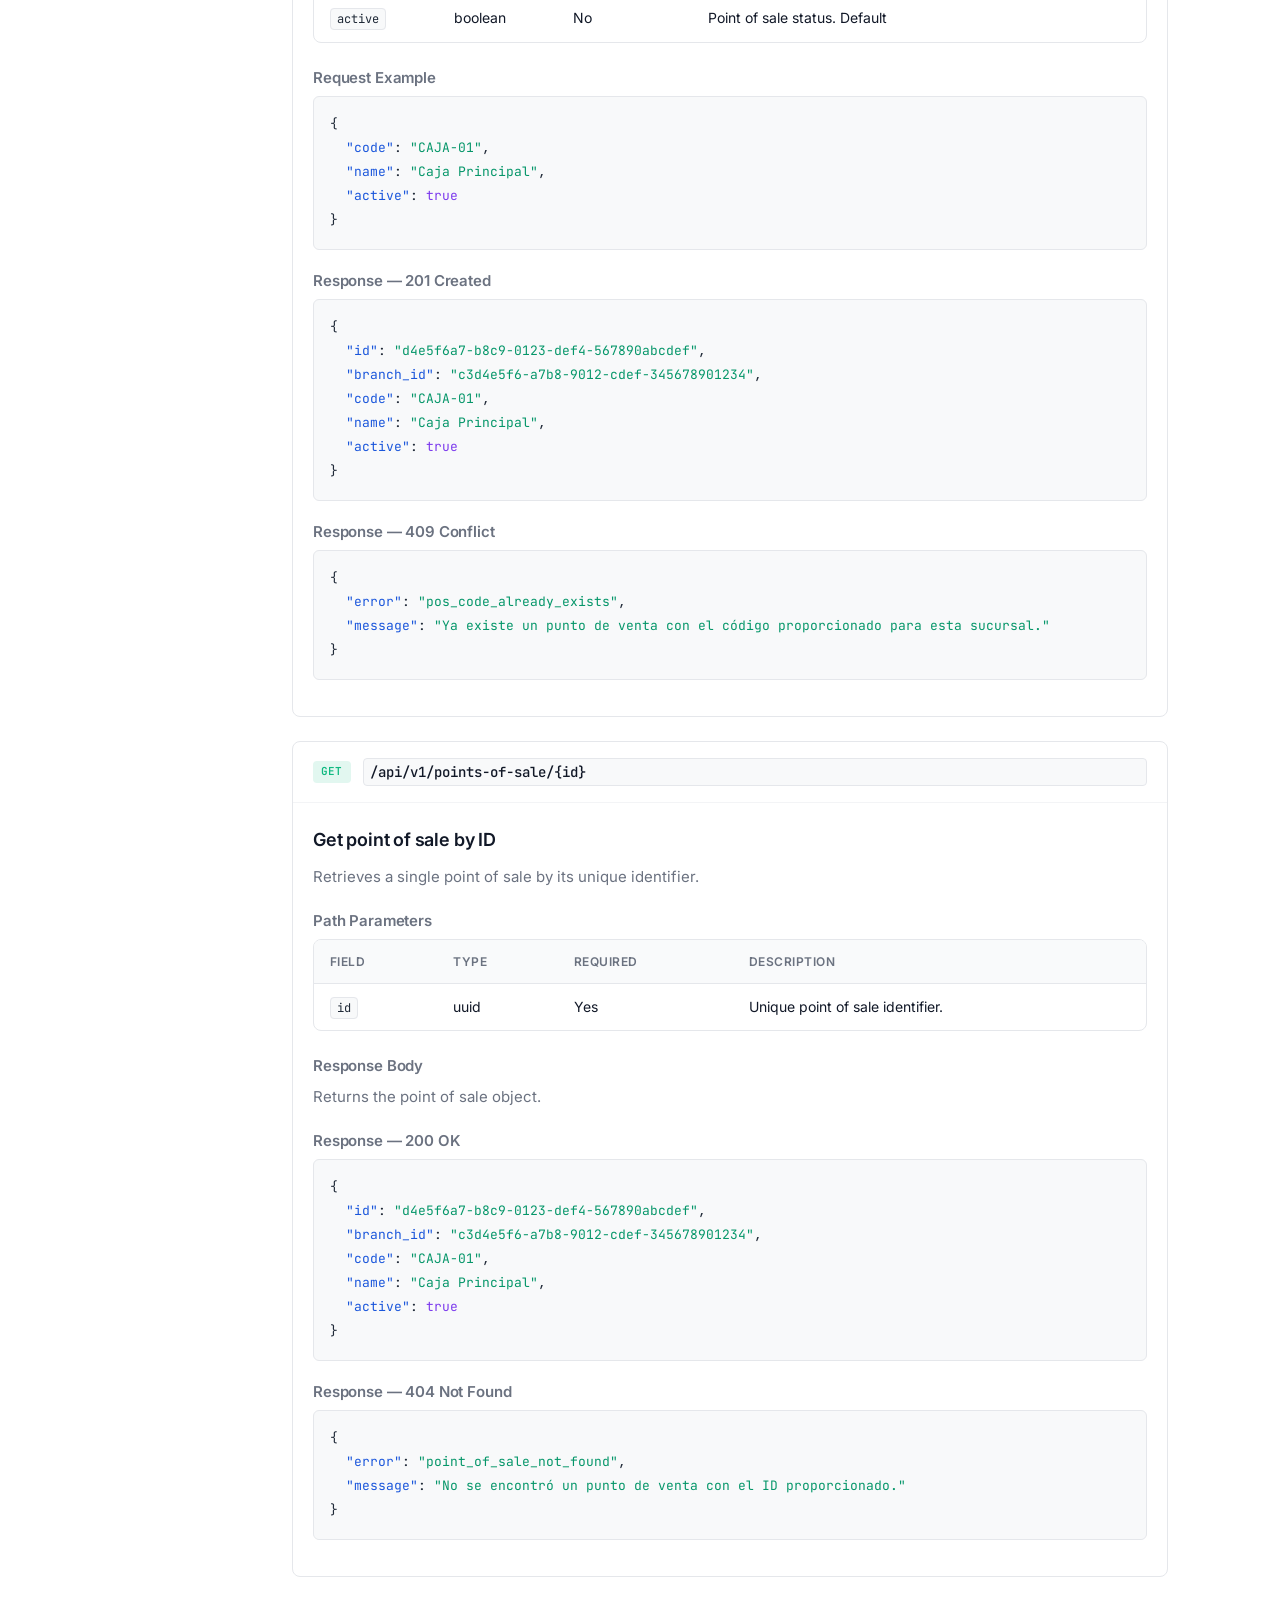
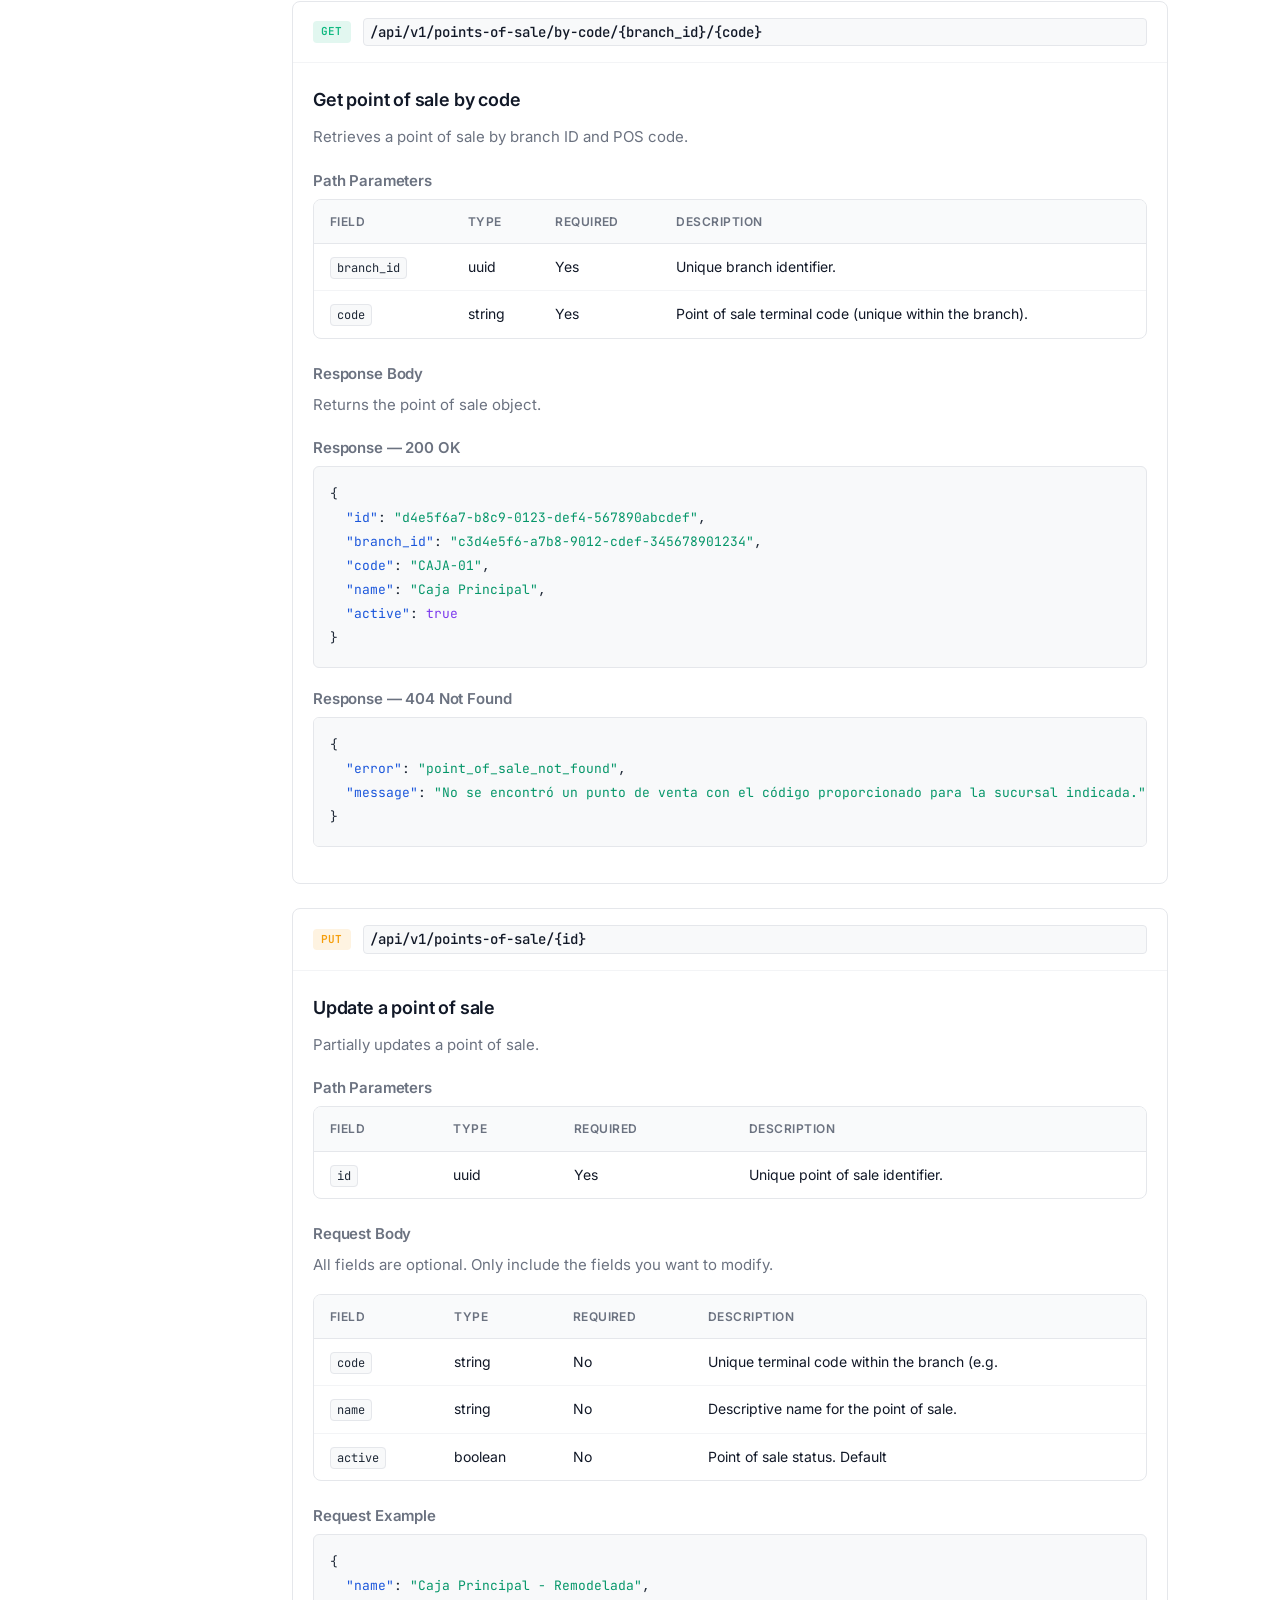
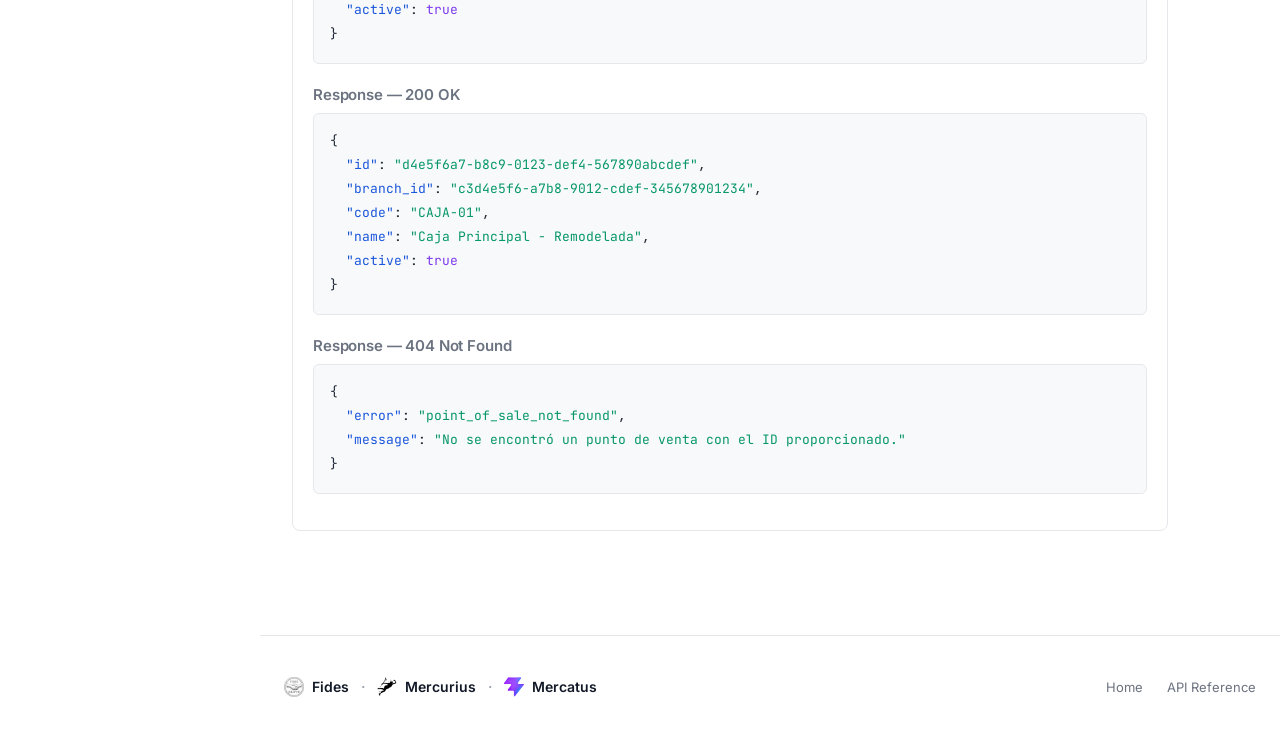
<file: api-pos.html>
<!DOCTYPE html>
<html lang="es">
<head>
  <meta charset="UTF-8">
  <meta name="viewport" content="width=device-width, initial-scale=1.0">
  <title>Fides — Puntos de Venta</title>
  <link rel="preconnect" href="https://fonts.googleapis.com">
  <link rel="preconnect" href="https://fonts.gstatic.com" crossorigin>
  <link href="https://fonts.googleapis.com/css2?family=Inter:wght@400;500;600;700&family=JetBrains+Mono:wght@400;500;700&display=swap" rel="stylesheet">
  <link rel="stylesheet" href="styles.css">
</head>
<body>
  <nav class="nav">
    <div class="nav__inner">
      <a href="index.html" class="nav__logo"><img src="assets/icon.png" alt="Fides" width="24" height="24">Fides</a>
      <div class="nav__links">
        <a href="index.html" class="nav__link" data-i18n="nav_home">Inicio</a>
        <a href="api-reference.html" class="nav__link nav__link--active" data-i18n="nav_api_reference">Referencia API</a>
      </div>
      <div class="lang-switcher">
        <button data-lang="en" class="lang-switcher__btn" title="English">EN</button>
        <button data-lang="es" class="lang-switcher__btn" title="Español">ES</button>
        <button data-lang="fr" class="lang-switcher__btn" title="Français">FR</button>
        <button data-lang="de" class="lang-switcher__btn" title="Deutsch">DE</button>
      </div>
      <button class="nav__hamburger" aria-label="Menu" aria-expanded="false">
        <svg xmlns="http://www.w3.org/2000/svg" width="24" height="24" viewBox="0 0 24 24" fill="none" stroke="currentColor" stroke-width="2" stroke-linecap="round" stroke-linejoin="round"><line x1="3" y1="12" x2="21" y2="12"></line><line x1="3" y1="6" x2="21" y2="6"></line><line x1="3" y1="18" x2="21" y2="18"></line></svg>
      </button>
    </div>
  </nav>
  <div class="nav__mobile-menu">
    <a href="index.html" class="nav__mobile-link" data-i18n="nav_home">Inicio</a>
    <a href="api-reference.html" class="nav__mobile-link" data-i18n="nav_api_reference">Referencia API</a>
    <div class="lang-switcher" style="display:flex;justify-content:center;margin:12px 0;">
      <button data-lang="en" class="lang-switcher__btn" title="English">EN</button>
      <button data-lang="es" class="lang-switcher__btn" title="Español">ES</button>
      <button data-lang="fr" class="lang-switcher__btn" title="Français">FR</button>
      <button data-lang="de" class="lang-switcher__btn" title="Deutsch">DE</button>
    </div>
  </div>

  <div class="api-layout">
    <aside class="api-sidebar" id="sidebar">
      <div class="api-sidebar__group">
        <div class="api-sidebar__heading" data-i18n="api_sidebar_title">Referencia API</div>
        <div class="api-sidebar__links">
          <div style="padding: 4px 20px; font-size: 12px; color: var(--text-tertiary);">
            <span data-i18n="api_sidebar_base_url">Base URL:</span>
            <code style="color: var(--accent-primary);">/api/v1</code>
          </div>
        </div>
      </div>
      <div class="api-sidebar__group">
        <a href="index.html#overview" class="api-sidebar__link" data-i18n="api_sidebar_overview">Descripción General</a>
        <a href="index.html#authentication" class="api-sidebar__link" data-i18n="api_sidebar_authentication">Autenticación</a>
        <a href="index.html#errors" class="api-sidebar__link" data-i18n="api_sidebar_errors">Errores</a>
      </div>
      <div class="api-sidebar__group">
        <button class="api-sidebar__heading" onclick="this.classList.toggle('collapsed'); this.nextElementSibling.classList.toggle('hidden')">
          <span data-i18n="api_sidebar_public">Endpoints Públicos</span>
          <svg xmlns="http://www.w3.org/2000/svg" width="14" height="14" viewBox="0 0 24 24" fill="none" stroke="currentColor" stroke-width="2" stroke-linecap="round" stroke-linejoin="round"><polyline points="6 9 12 15 18 9"></polyline></svg>
        </button>
        <div class="api-sidebar__links">
          <a href="api-public.html" class="api-sidebar__link" data-i18n="api_sidebar_health">Salud</a>
        </div>
      </div>
      <div class="api-sidebar__group">
        <button class="api-sidebar__heading" onclick="this.classList.toggle('collapsed'); this.nextElementSibling.classList.toggle('hidden')">
          <span data-i18n="api_sidebar_protected">Endpoints Protegidos</span>
          <svg xmlns="http://www.w3.org/2000/svg" width="14" height="14" viewBox="0 0 24 24" fill="none" stroke="currentColor" stroke-width="2" stroke-linecap="round" stroke-linejoin="round"><polyline points="6 9 12 15 18 9"></polyline></svg>
        </button>
        <div class="api-sidebar__links">
          <a href="api-auth.html" class="api-sidebar__link" data-i18n="api_sidebar_auth">Autenticación</a>
          <a href="api-documents.html" class="api-sidebar__link" data-i18n="api_sidebar_documents">Documentos</a>
          <a href="api-invoices.html" class="api-sidebar__link" data-i18n="api_sidebar_invoices">Facturas</a>
          <a href="api-submissions.html" class="api-sidebar__link" data-i18n="api_sidebar_submissions">Envíos</a>
          <a href="api-companies.html" class="api-sidebar__link" data-i18n="api_sidebar_companies">Empresas</a>
          <a href="api-branches.html" class="api-sidebar__link" data-i18n="api_sidebar_branches">Sucursales</a>
          <a href="api-pos.html" class="api-sidebar__link api-sidebar__link--active" data-i18n="api_sidebar_pos">Puntos de Venta</a>
          <a href="api-certificates.html" class="api-sidebar__link" data-i18n="api_sidebar_certificates">Certificados</a>
          <a href="api-credentials.html" class="api-sidebar__link" data-i18n="api_sidebar_credentials">Credenciales</a>
          <a href="api-api-keys.html" class="api-sidebar__link" data-i18n="api_sidebar_api_keys">Llaves API</a>
          <a href="api-reports.html" class="api-sidebar__link" data-i18n="api_sidebar_reports">Reportes</a>
          <a href="api-webhooks.html" class="api-sidebar__link" data-i18n="api_sidebar_webhooks">Webhooks</a>
        </div>
      </div>
    </aside>
    <main class="api-main">
      <section class="api-section" id="points-of-sale">
        <div class="api-section__header">
          <h1 data-i18n="api_pos_title">Puntos de Venta</h1>
          <p class="api-section__desc" data-i18n="api_pos_desc">Gestionar puntos de venta (terminales) bajo sucursales.</p>
        </div>

        <!-- GET /api/v1/branches/{branch_id}/points-of-sale -->
        <section class="endpoint" id="list-points-of-sale">
          <div class="endpoint__header">
            <span class="badge badge--green">GET</span>
            <code class="endpoint__path">/api/v1/branches/{branch_id}/points-of-sale</code>
          </div>
          <div class="endpoint__body">
            <h3 data-i18n="api_list_pos_title">Listar puntos de venta de una sucursal</h3>
            <p data-i18n="api_list_pos_desc">Recupera todos los puntos de venta (terminales) registrados para una sucursal específica.</p>
            <h4 data-i18n="api_path_parameters">Parámetros de Ruta</h4>
            <div class="table-wrapper">
              <table>
                <thead>
                  <tr>
                    <th data-i18n="api_th_field">Campo</th>
                    <th data-i18n="api_th_type">Tipo</th>
                    <th data-i18n="api_th_required">Requerido</th>
                    <th data-i18n="api_th_description">Descripción</th>
                  </tr>
                </thead>
                <tbody>
                  <tr>
                    <td><code>branch_id</code></td>
                    <td>uuid</td>
                    <td data-i18n="api_yes">Sí</td>
                    <td data-i18n="api_param_branch_id">Identificador único de la sucursal.</td>
                  </tr>
                </tbody>
              </table>
            </div>
            <h4 data-i18n="api_response_body">Cuerpo de la Respuesta</h4>
            <p data-i18n="api_returns_pos_list">Devuelve una lista de puntos de venta asociados a la sucursal.</p>
            <h4>Response — 200 OK</h4>
            <pre><code>[
  {
    "id": "d4e5f6a7-b8c9-0123-def4-567890abcdef",
    "branch_id": "c3d4e5f6-a7b8-9012-cdef-345678901234",
    "code": "CAJA-01",
    "name": "Caja Principal",
    "active": true
  },
  {
    "id": "e5f6a7b8-c9d0-1234-ef56-7890abcdef01",
    "branch_id": "c3d4e5f6-a7b8-9012-cdef-345678901234",
    "code": "CAJA-02",
    "name": "Caja Secundaria",
    "active": false
  }
]</code></pre>
          </div>
        </section>

        <!-- POST /api/v1/branches/{branch_id}/points-of-sale -->
        <section class="endpoint" id="create-point-of-sale">
          <div class="endpoint__header">
            <span class="badge badge--blue">POST</span>
            <code class="endpoint__path">/api/v1/branches/{branch_id}/points-of-sale</code>
          </div>
          <div class="endpoint__body">
            <h3 data-i18n="api_create_pos_title">Crear punto de venta</h3>
            <p data-i18n-html="api_create_pos_desc">Registra un nuevo punto de venta (terminal) dentro de una sucursal. El campo <code>code</code> debe ser único dentro de la sucursal.</p>
            <h4 data-i18n="api_path_parameters">Parámetros de Ruta</h4>
            <div class="table-wrapper">
              <table>
                <thead>
                  <tr>
                    <th data-i18n="api_th_field">Campo</th>
                    <th data-i18n="api_th_type">Tipo</th>
                    <th data-i18n="api_th_required">Requerido</th>
                    <th data-i18n="api_th_description">Descripción</th>
                  </tr>
                </thead>
                <tbody>
                  <tr>
                    <td><code>branch_id</code></td>
                    <td>uuid</td>
                    <td data-i18n="api_yes">Sí</td>
                    <td data-i18n="api_param_branch_id">Identificador único de la sucursal.</td>
                  </tr>
                </tbody>
              </table>
            </div>
            <h4 data-i18n="api_request_body">Cuerpo de la Solicitud</h4>
            <div class="table-wrapper">
              <table>
                <thead>
                  <tr>
                    <th data-i18n="api_th_field">Campo</th>
                    <th data-i18n="api_th_type">Tipo</th>
                    <th data-i18n="api_th_required">Requerido</th>
                    <th data-i18n="api_th_description">Descripción</th>
                  </tr>
                </thead>
                <tbody>
                  <tr>
                    <td><code>code</code></td>
                    <td>string</td>
                    <td data-i18n="api_yes">Sí</td>
                    <td data-i18n-html="api_field_pos_code">Código de terminal único dentro de la sucursal (ej. <code>"CAJA-01"</code>, <code>"TERMINAL-03"</code>).</td>
                  </tr>
                  <tr>
                    <td><code>name</code></td>
                    <td>string</td>
                    <td data-i18n="api_yes">Sí</td>
                    <td data-i18n="api_field_pos_name">Nombre descriptivo del punto de venta.</td>
                  </tr>
                  <tr>
                    <td><code>active</code></td>
                    <td>boolean</td>
                    <td data-i18n="api_no">No</td>
                    <td data-i18n-html="api_field_pos_active">Estado del punto de venta. Por defecto <code>true</code>. Los terminales inactivos no pueden emitir documentos.</td>
                  </tr>
                </tbody>
              </table>
            </div>
            <h4 data-i18n="api_request_example">Request — Ejemplo</h4>
            <pre><code>{
  "code": "CAJA-01",
  "name": "Caja Principal",
  "active": true
}</code></pre>
            <h4>Response — 201 Created</h4>
            <pre><code>{
  "id": "d4e5f6a7-b8c9-0123-def4-567890abcdef",
  "branch_id": "c3d4e5f6-a7b8-9012-cdef-345678901234",
  "code": "CAJA-01",
  "name": "Caja Principal",
  "active": true
}</code></pre>
            <h4>Response — 409 Conflict</h4>
            <pre><code>{
  "error": "pos_code_already_exists",
  "message": "Ya existe un punto de venta con el código proporcionado para esta sucursal."
}</code></pre>
          </div>
        </section>

        <!-- GET /api/v1/points-of-sale/{id} -->
        <section class="endpoint" id="get-point-of-sale">
          <div class="endpoint__header">
            <span class="badge badge--green">GET</span>
            <code class="endpoint__path">/api/v1/points-of-sale/{id}</code>
          </div>
          <div class="endpoint__body">
            <h3 data-i18n="api_get_pos_title">Obtener punto de venta por ID</h3>
            <p data-i18n="api_get_pos_desc">Recupera un punto de venta específico por su identificador único.</p>
            <h4 data-i18n="api_path_parameters">Parámetros de Ruta</h4>
            <div class="table-wrapper">
              <table>
                <thead>
                  <tr>
                    <th data-i18n="api_th_field">Campo</th>
                    <th data-i18n="api_th_type">Tipo</th>
                    <th data-i18n="api_th_required">Requerido</th>
                    <th data-i18n="api_th_description">Descripción</th>
                  </tr>
                </thead>
                <tbody>
                  <tr>
                    <td><code>id</code></td>
                    <td>uuid</td>
                    <td data-i18n="api_yes">Sí</td>
                    <td data-i18n="api_param_pos_id">Identificador único del punto de venta.</td>
                  </tr>
                </tbody>
              </table>
            </div>
            <h4 data-i18n="api_response_body">Cuerpo de la Respuesta</h4>
            <p data-i18n="api_returns_pos">Devuelve el objeto de punto de venta.</p>
            <h4>Response — 200 OK</h4>
            <pre><code>{
  "id": "d4e5f6a7-b8c9-0123-def4-567890abcdef",
  "branch_id": "c3d4e5f6-a7b8-9012-cdef-345678901234",
  "code": "CAJA-01",
  "name": "Caja Principal",
  "active": true
}</code></pre>
            <h4>Response — 404 Not Found</h4>
            <pre><code>{
  "error": "point_of_sale_not_found",
  "message": "No se encontró un punto de venta con el ID proporcionado."
}</code></pre>
          </div>
        </section>

        <!-- GET /api/v1/points-of-sale/by-code/{branch_id}/{code} -->
        <section class="endpoint" id="get-point-of-sale-by-code">
          <div class="endpoint__header">
            <span class="badge badge--green">GET</span>
            <code class="endpoint__path">/api/v1/points-of-sale/by-code/{branch_id}/{code}</code>
          </div>
          <div class="endpoint__body">
            <h3 data-i18n="api_get_pos_by_code_title">Obtener punto de venta por código</h3>
            <p data-i18n="api_get_pos_by_code_desc">Recupera un punto de venta utilizando el ID de la sucursal y el código de terminal. Útil cuando se conoce el código pero no el UUID.</p>
            <h4 data-i18n="api_path_parameters">Parámetros de Ruta</h4>
            <div class="table-wrapper">
              <table>
                <thead>
                  <tr>
                    <th data-i18n="api_th_field">Campo</th>
                    <th data-i18n="api_th_type">Tipo</th>
                    <th data-i18n="api_th_required">Requerido</th>
                    <th data-i18n="api_th_description">Descripción</th>
                  </tr>
                </thead>
                <tbody>
                  <tr>
                    <td><code>branch_id</code></td>
                    <td>uuid</td>
                    <td data-i18n="api_yes">Sí</td>
                    <td data-i18n="api_param_branch_id">Identificador único de la sucursal.</td>
                  </tr>
                  <tr>
                    <td><code>code</code></td>
                    <td>string</td>
                    <td data-i18n="api_yes">Sí</td>
                    <td data-i18n="api_param_pos_code">Código de terminal del punto de venta (único dentro de la sucursal).</td>
                  </tr>
                </tbody>
              </table>
            </div>
            <h4 data-i18n="api_response_body">Cuerpo de la Respuesta</h4>
            <p data-i18n="api_returns_pos">Devuelve el objeto de punto de venta.</p>
            <h4>Response — 200 OK</h4>
            <pre><code>{
  "id": "d4e5f6a7-b8c9-0123-def4-567890abcdef",
  "branch_id": "c3d4e5f6-a7b8-9012-cdef-345678901234",
  "code": "CAJA-01",
  "name": "Caja Principal",
  "active": true
}</code></pre>
            <h4>Response — 404 Not Found</h4>
            <pre><code>{
  "error": "point_of_sale_not_found",
  "message": "No se encontró un punto de venta con el código proporcionado para la sucursal indicada."
}</code></pre>
          </div>
        </section>

        <!-- PUT /api/v1/points-of-sale/{id} -->
        <section class="endpoint" id="update-point-of-sale">
          <div class="endpoint__header">
            <span class="badge badge--yellow">PUT</span>
            <code class="endpoint__path">/api/v1/points-of-sale/{id}</code>
          </div>
          <div class="endpoint__body">
            <h3 data-i18n="api_update_pos_title">Actualizar punto de venta (parcial)</h3>
            <p data-i18n="api_update_pos_desc">Actualiza parcialmente los campos de un punto de venta. Solo los campos incluidos en el cuerpo serán modificados.</p>
            <h4 data-i18n="api_path_parameters">Parámetros de Ruta</h4>
            <div class="table-wrapper">
              <table>
                <thead>
                  <tr>
                    <th data-i18n="api_th_field">Campo</th>
                    <th data-i18n="api_th_type">Tipo</th>
                    <th data-i18n="api_th_required">Requerido</th>
                    <th data-i18n="api_th_description">Descripción</th>
                  </tr>
                </thead>
                <tbody>
                  <tr>
                    <td><code>id</code></td>
                    <td>uuid</td>
                    <td data-i18n="api_yes">Sí</td>
                    <td data-i18n="api_param_pos_id">Identificador único del punto de venta.</td>
                  </tr>
                </tbody>
              </table>
            </div>
            <h4 data-i18n="api_request_body">Cuerpo de la Solicitud</h4>
            <p data-i18n="api_partial_update_note">Todos los campos son opcionales. Incluya solo los campos que desea modificar.</p>
            <div class="table-wrapper">
              <table>
                <thead>
                  <tr>
                    <th data-i18n="api_th_field">Campo</th>
                    <th data-i18n="api_th_type">Tipo</th>
                    <th data-i18n="api_th_required">Requerido</th>
                    <th data-i18n="api_th_description">Descripción</th>
                  </tr>
                </thead>
                <tbody>
                  <tr>
                    <td><code>code</code></td>
                    <td>string</td>
                    <td data-i18n="api_no">No</td>
                    <td data-i18n-html="api_field_pos_code">Código de terminal único dentro de la sucursal.</td>
                  </tr>
                  <tr>
                    <td><code>name</code></td>
                    <td>string</td>
                    <td data-i18n="api_no">No</td>
                    <td data-i18n="api_field_pos_name">Nombre del punto de venta.</td>
                  </tr>
                  <tr>
                    <td><code>active</code></td>
                    <td>boolean</td>
                    <td data-i18n="api_no">No</td>
                    <td data-i18n="api_field_pos_active">Estado activo/inactivo del punto de venta.</td>
                  </tr>
                </tbody>
              </table>
            </div>
            <h4 data-i18n="api_request_example">Request — Ejemplo</h4>
            <pre><code>{
  "name": "Caja Principal - Remodelada",
  "active": true
}</code></pre>
            <h4>Response — 200 OK</h4>
            <pre><code>{
  "id": "d4e5f6a7-b8c9-0123-def4-567890abcdef",
  "branch_id": "c3d4e5f6-a7b8-9012-cdef-345678901234",
  "code": "CAJA-01",
  "name": "Caja Principal - Remodelada",
  "active": true
}</code></pre>
            <h4>Response — 404 Not Found</h4>
            <pre><code>{
  "error": "point_of_sale_not_found",
  "message": "No se encontró un punto de venta con el ID proporcionado."
}</code></pre>
          </div>
        </section>
      </section>
    </main>
  </div>
  <footer class="footer">
    <div class="container footer__inner">
      <div class="footer__brand"><img src="assets/icon.png" alt="Fides" width="20" height="20">Fides <span class="footer__separator">·</span> <img src="assets/Mercurius.png" alt="Mercurius" width="20" height="20"> Mercurius <span class="footer__separator">·</span> <img src="assets/Mercatus.svg" alt="Mercatus" width="20" height="20"> Mercatus</div>
      <div class="footer__links">
        <a href="index.html" class="footer__link" data-i18n="nav_home">Inicio</a>
        <a href="api-reference.html" class="footer__link" data-i18n="nav_api_reference">Referencia API</a>
      </div>
    </div>
  </footer>
  <script src="i18n.js"></script>
  <script src="nav.js"></script>
</body>
</html>
</file>
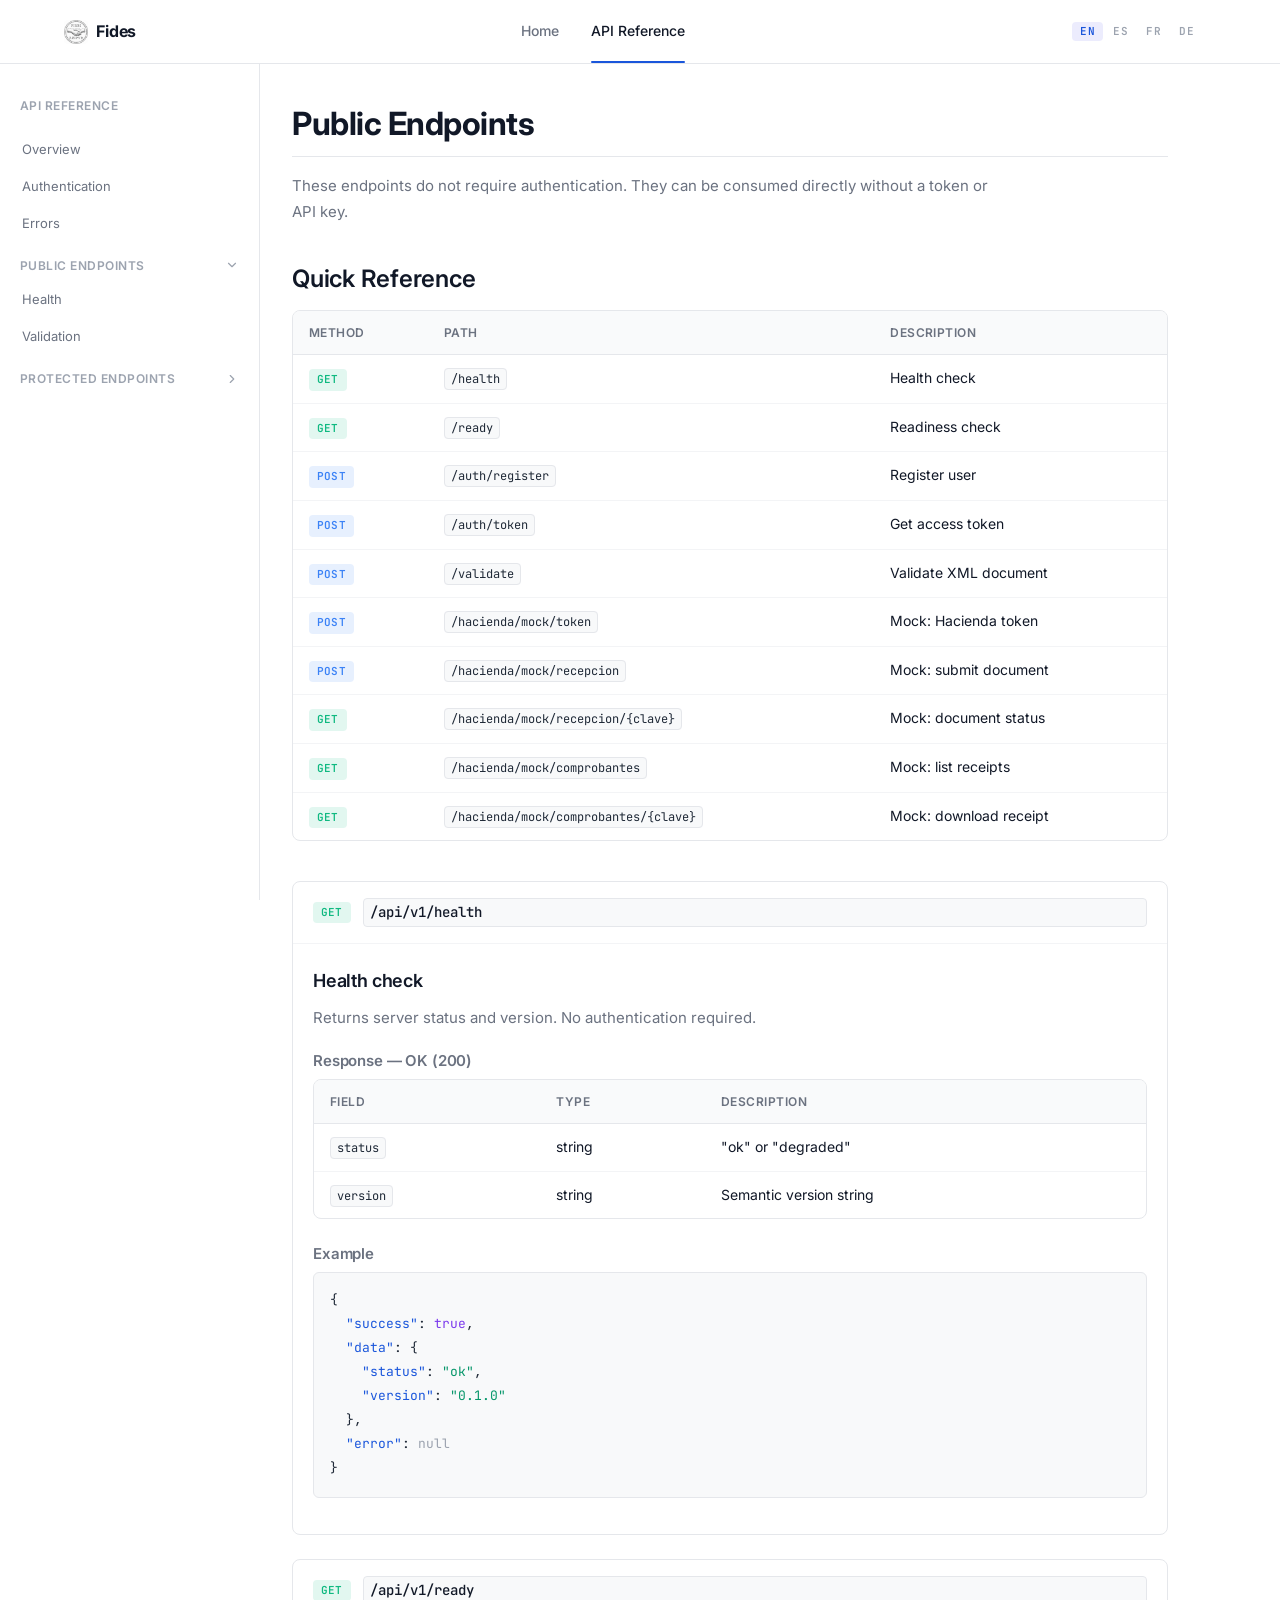
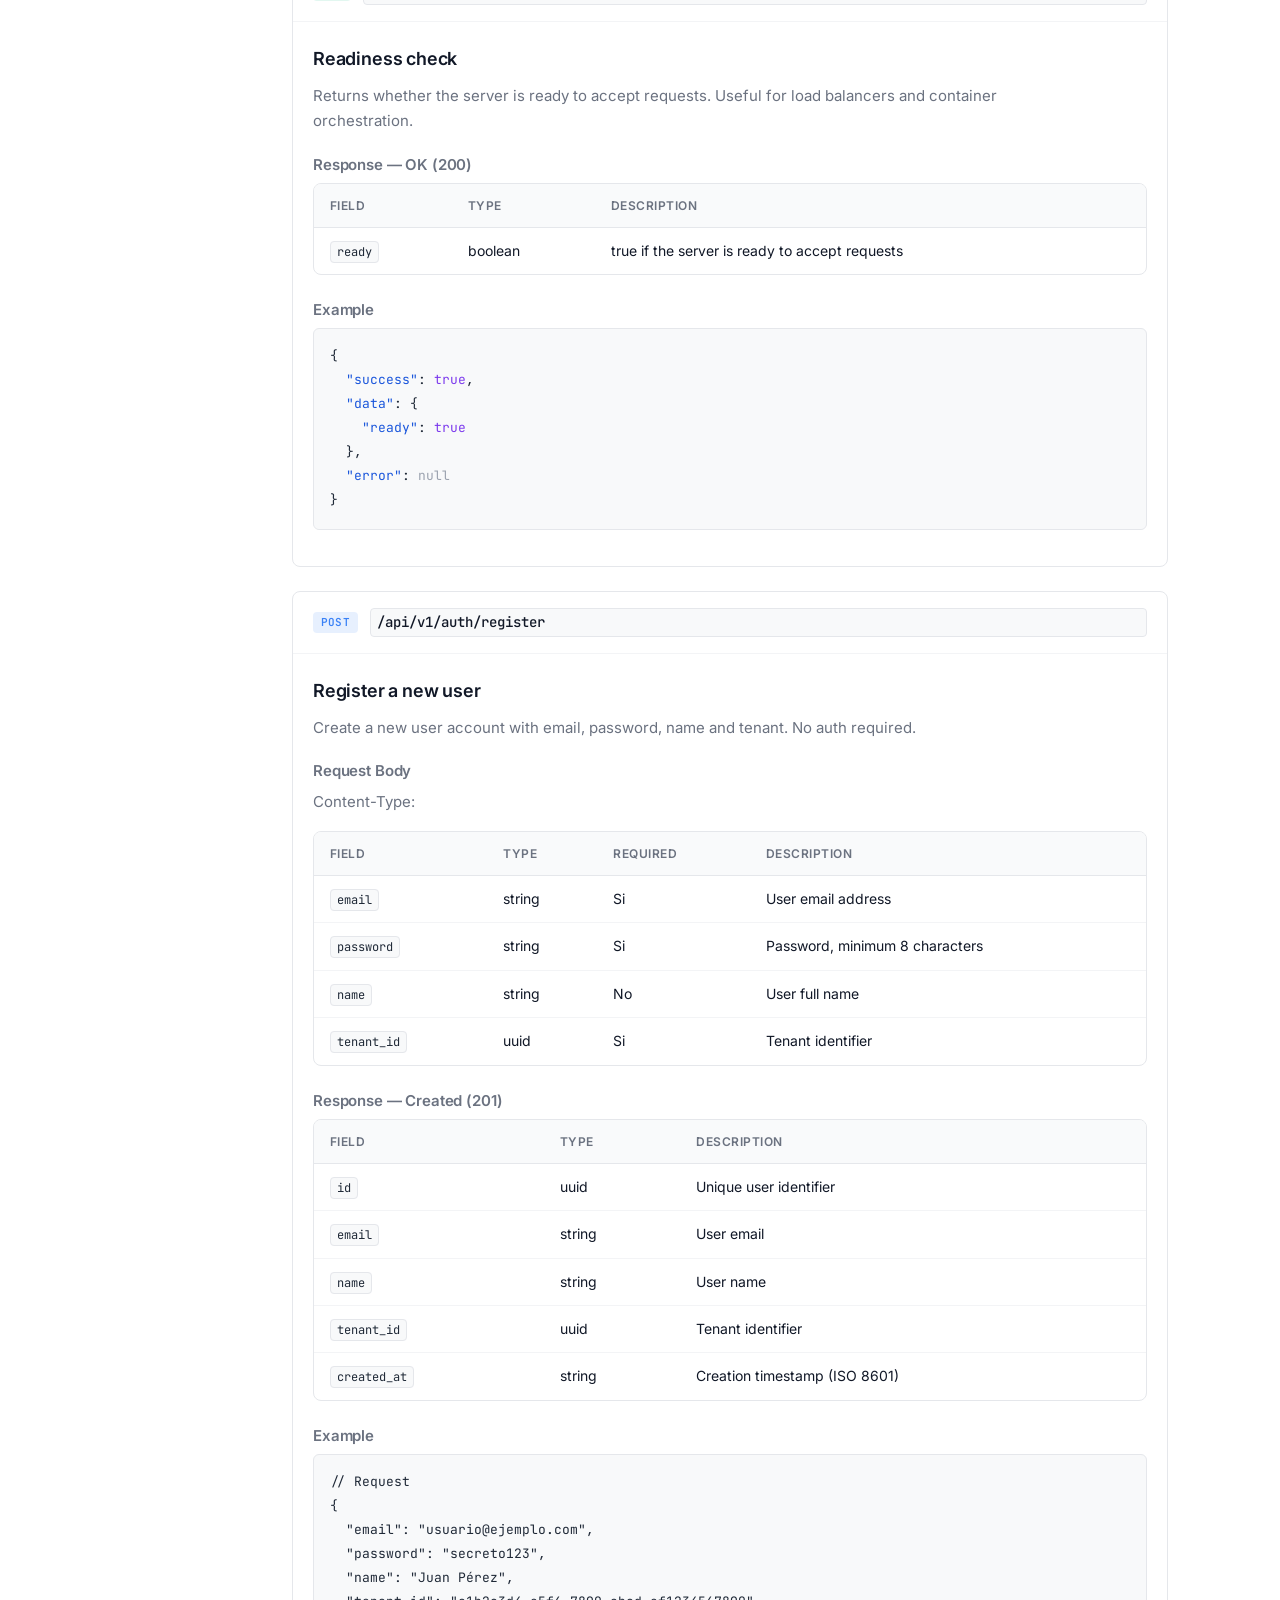
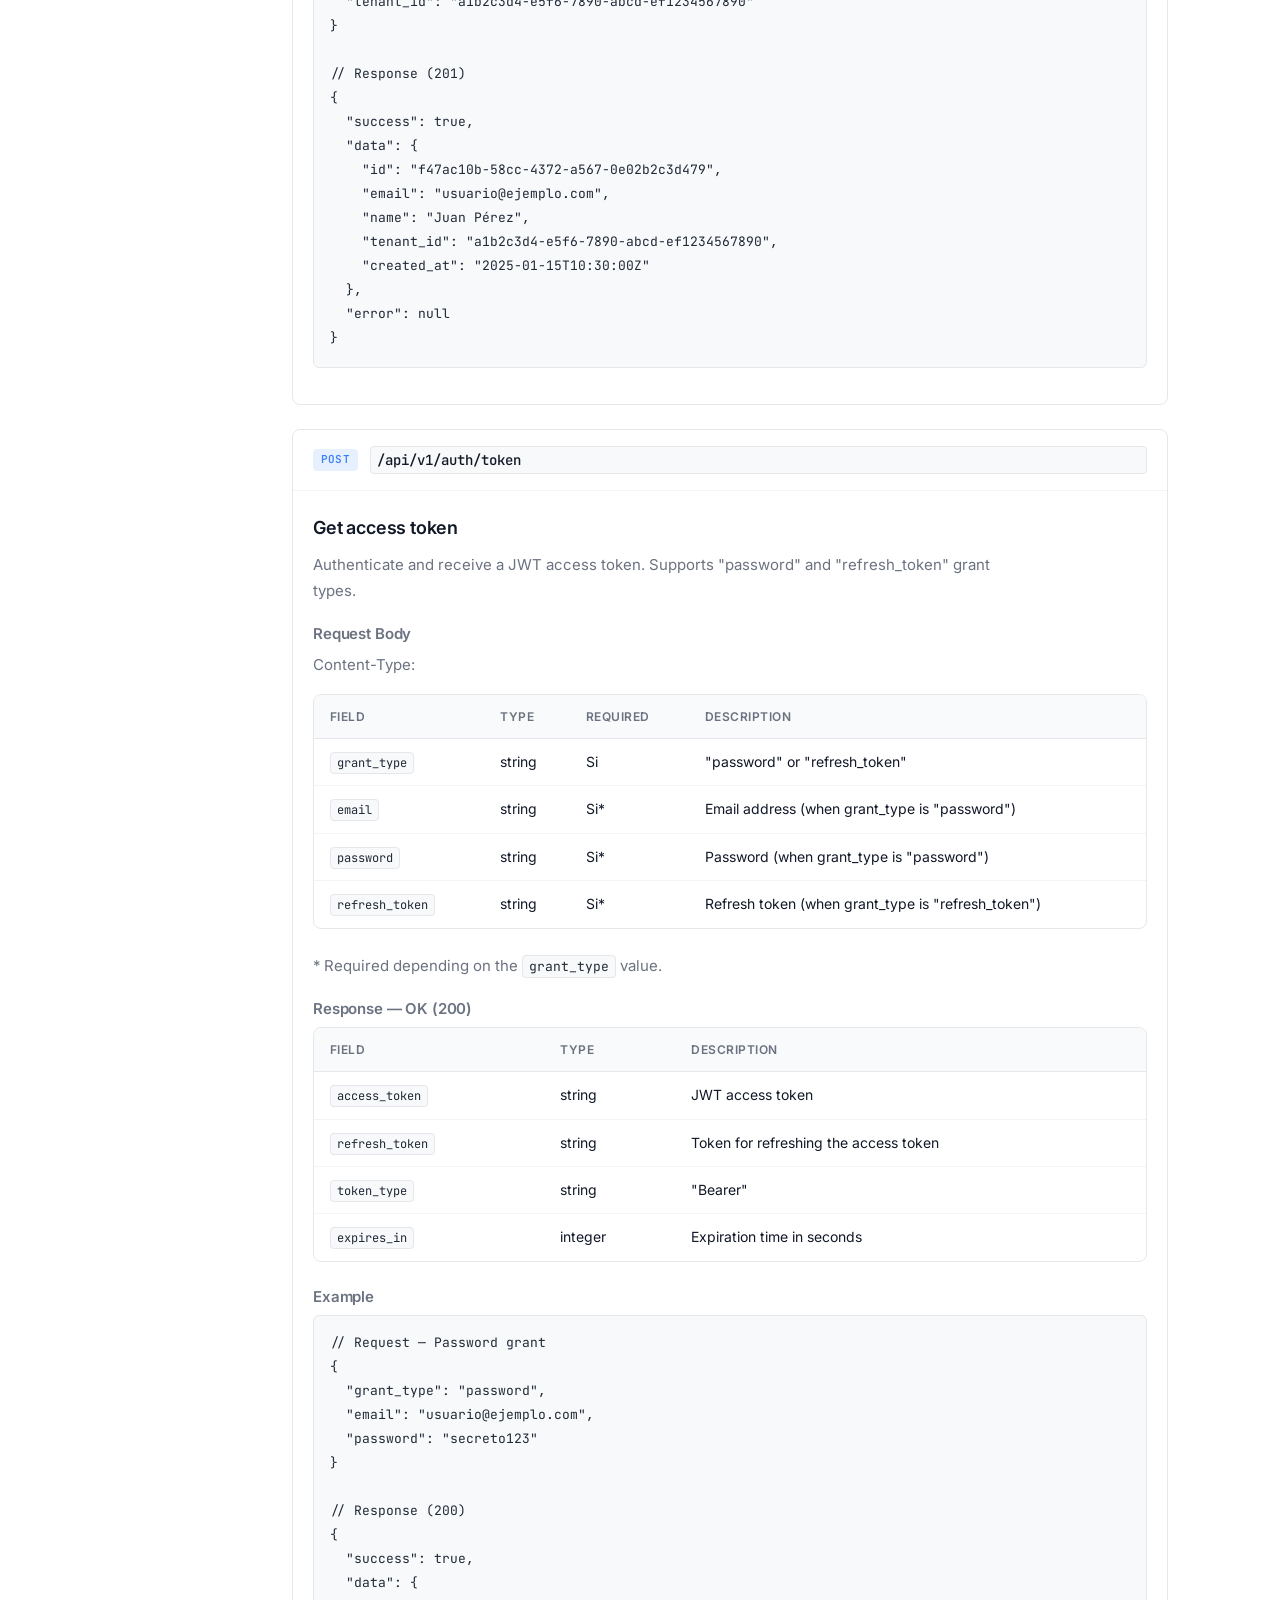
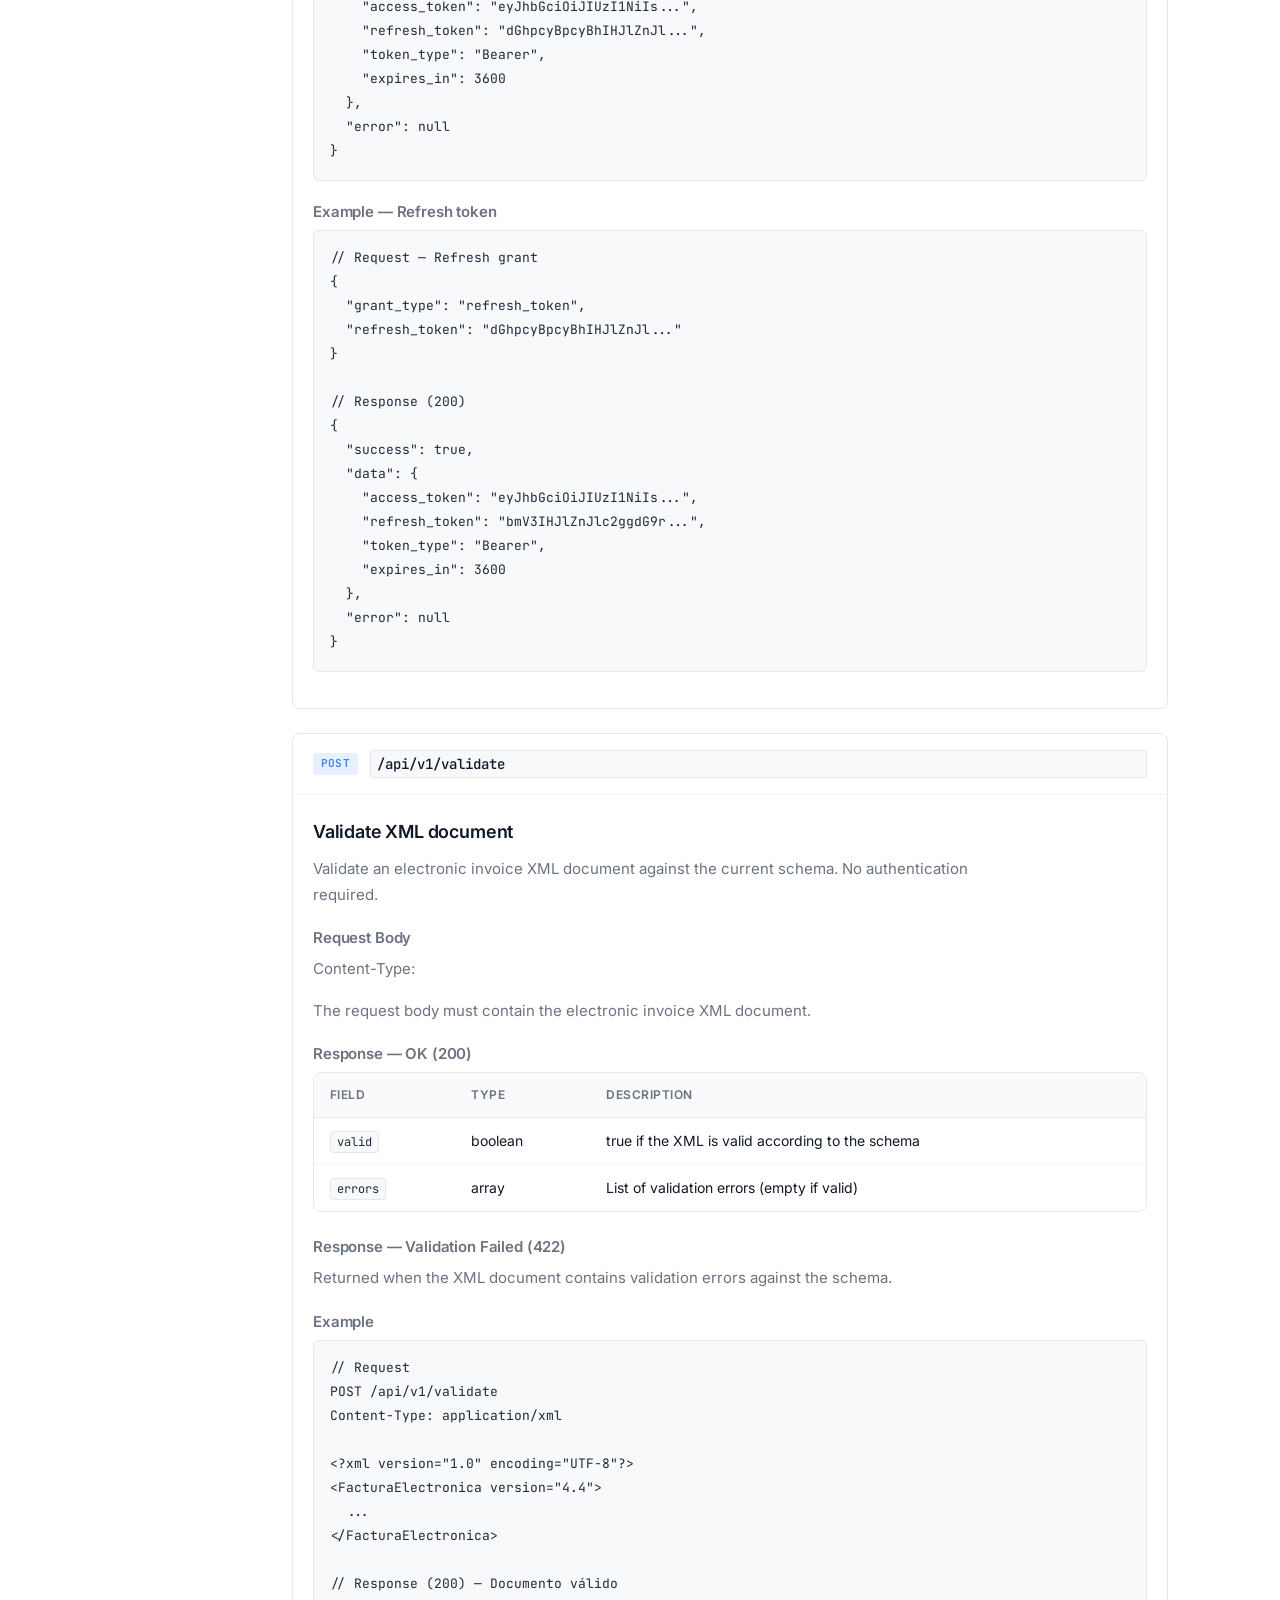
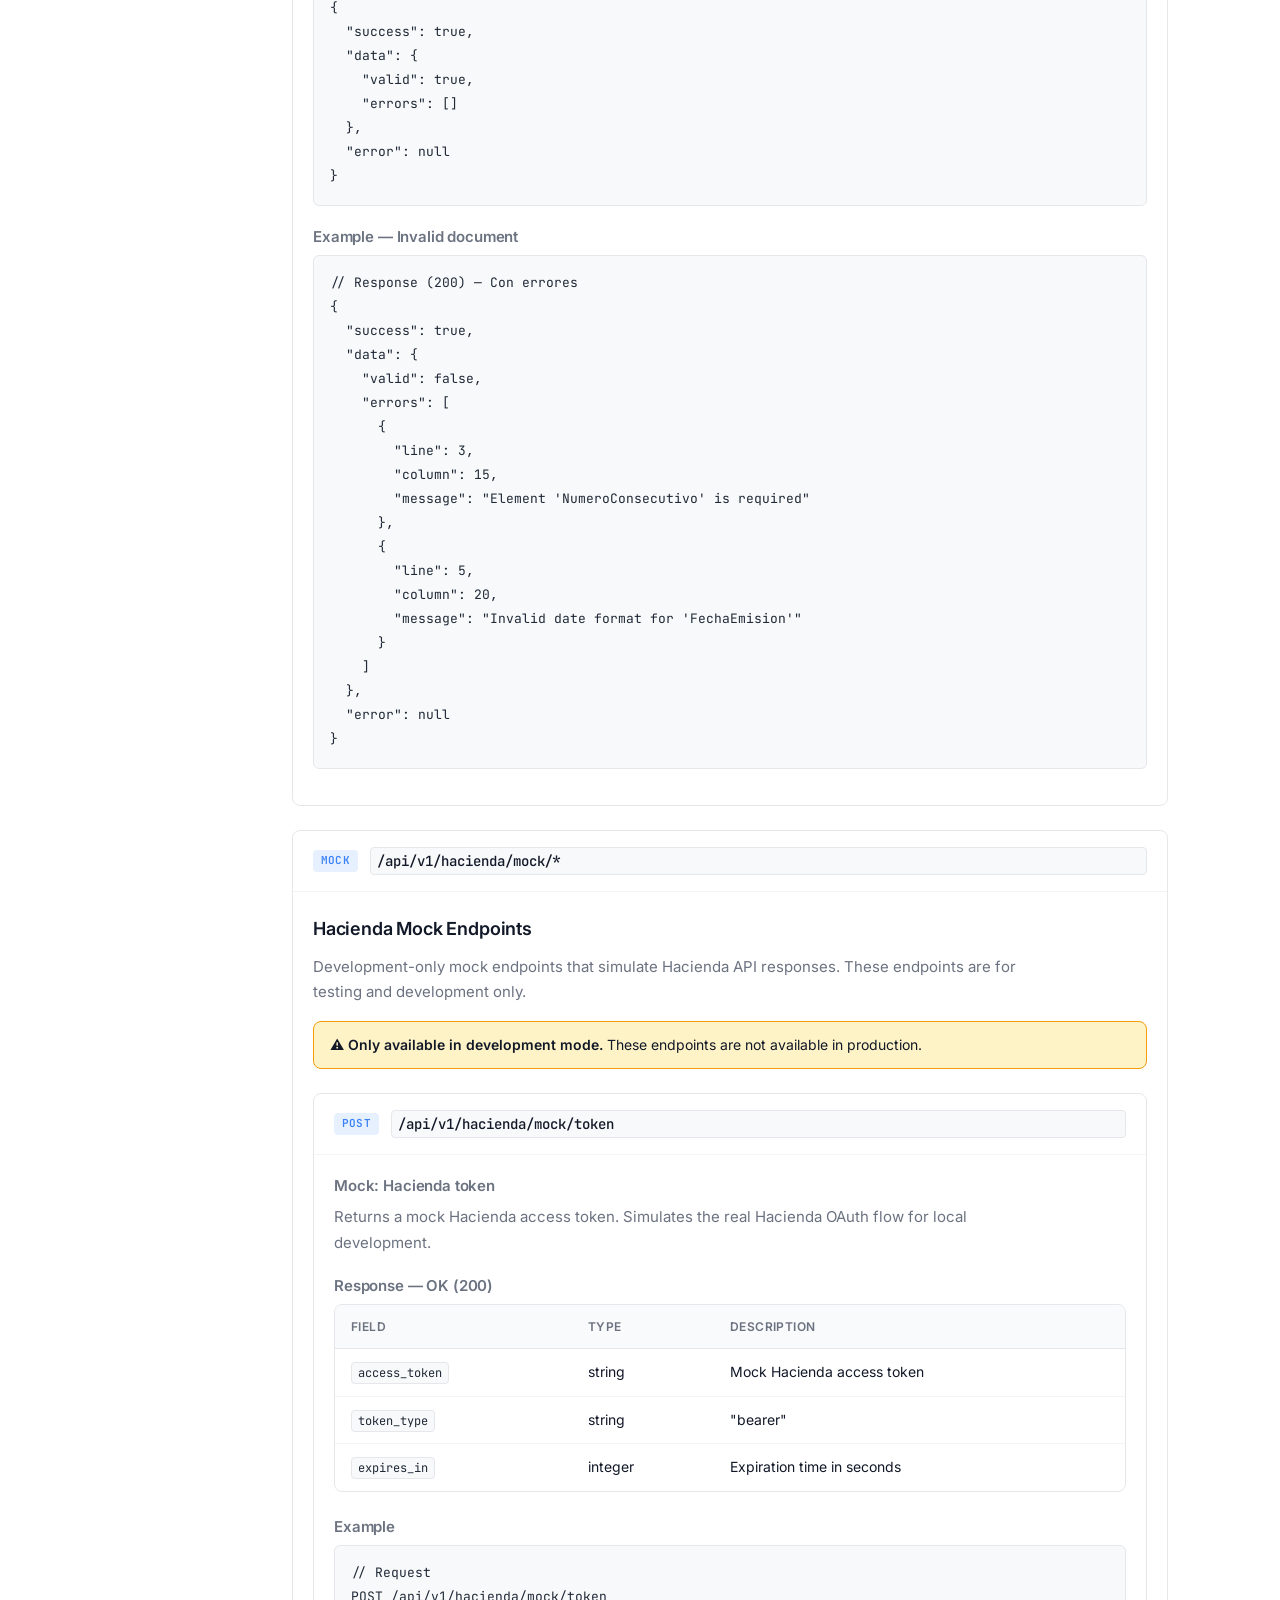
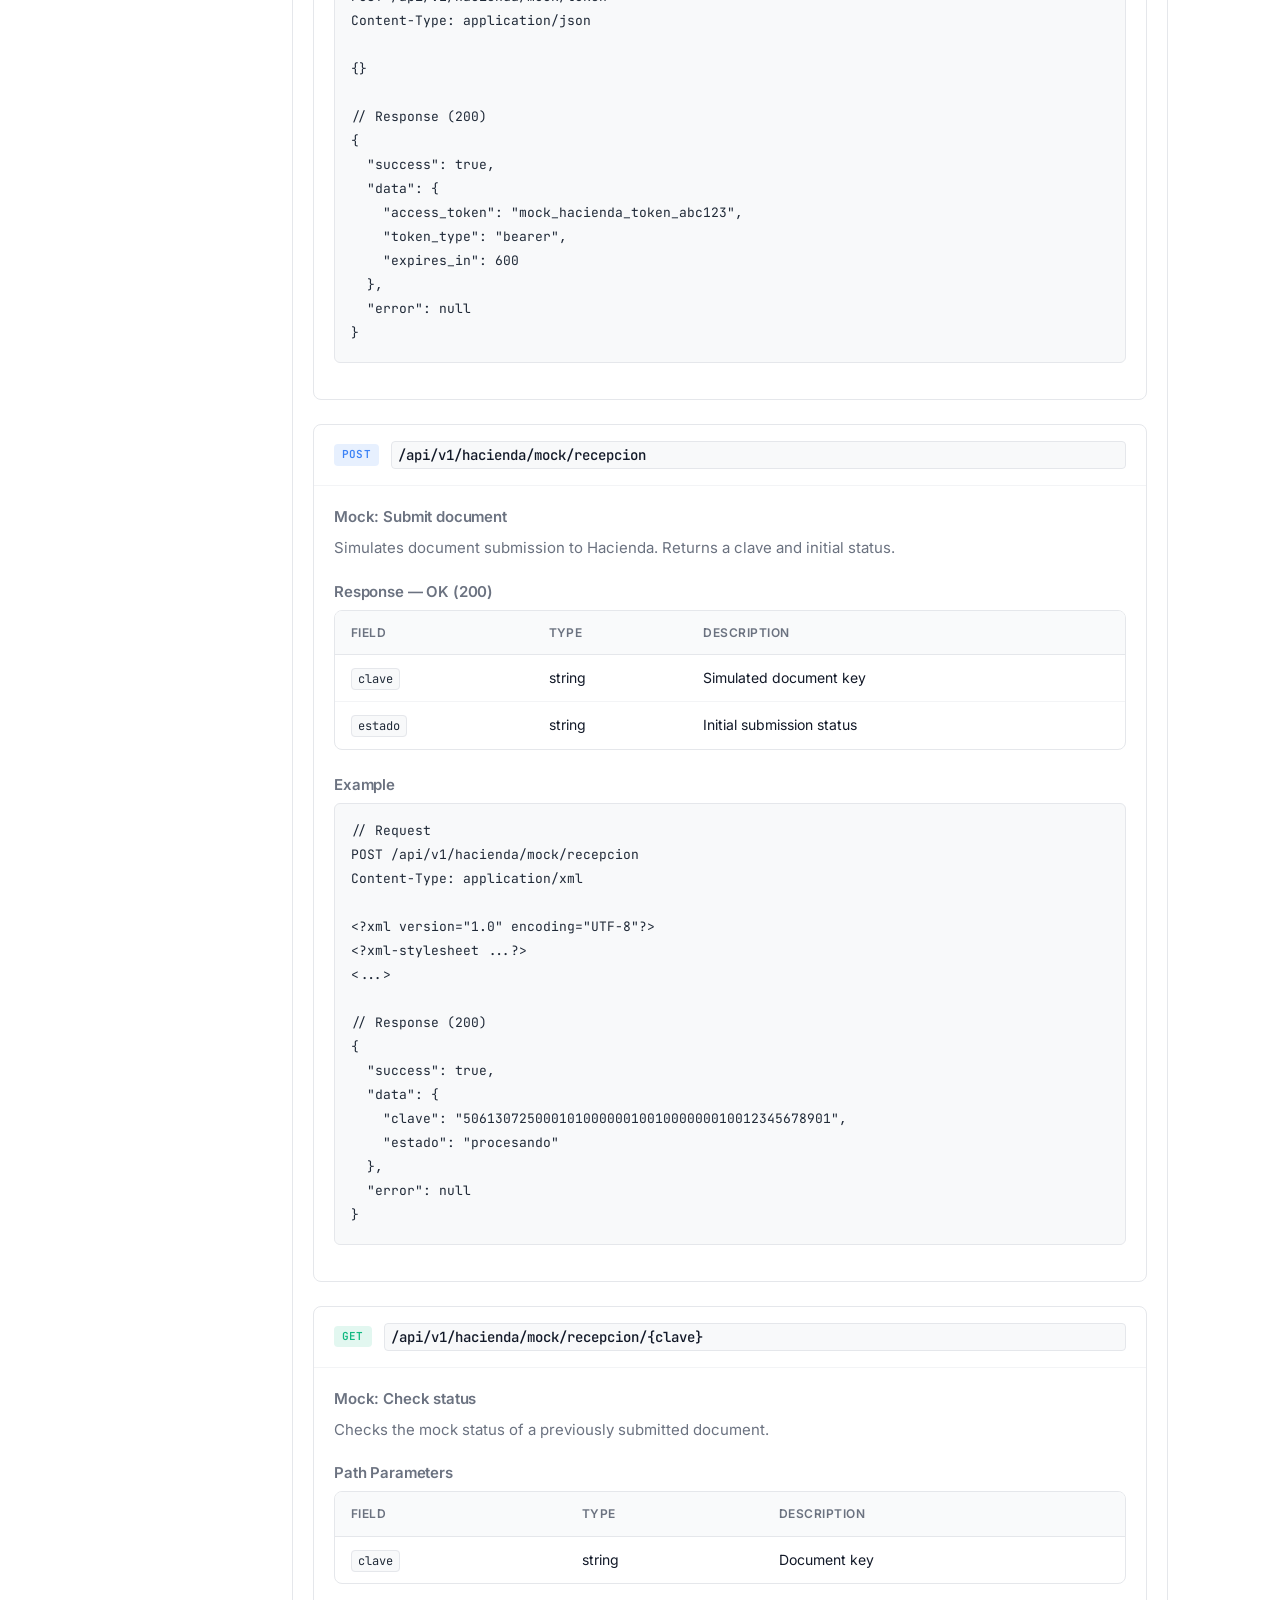
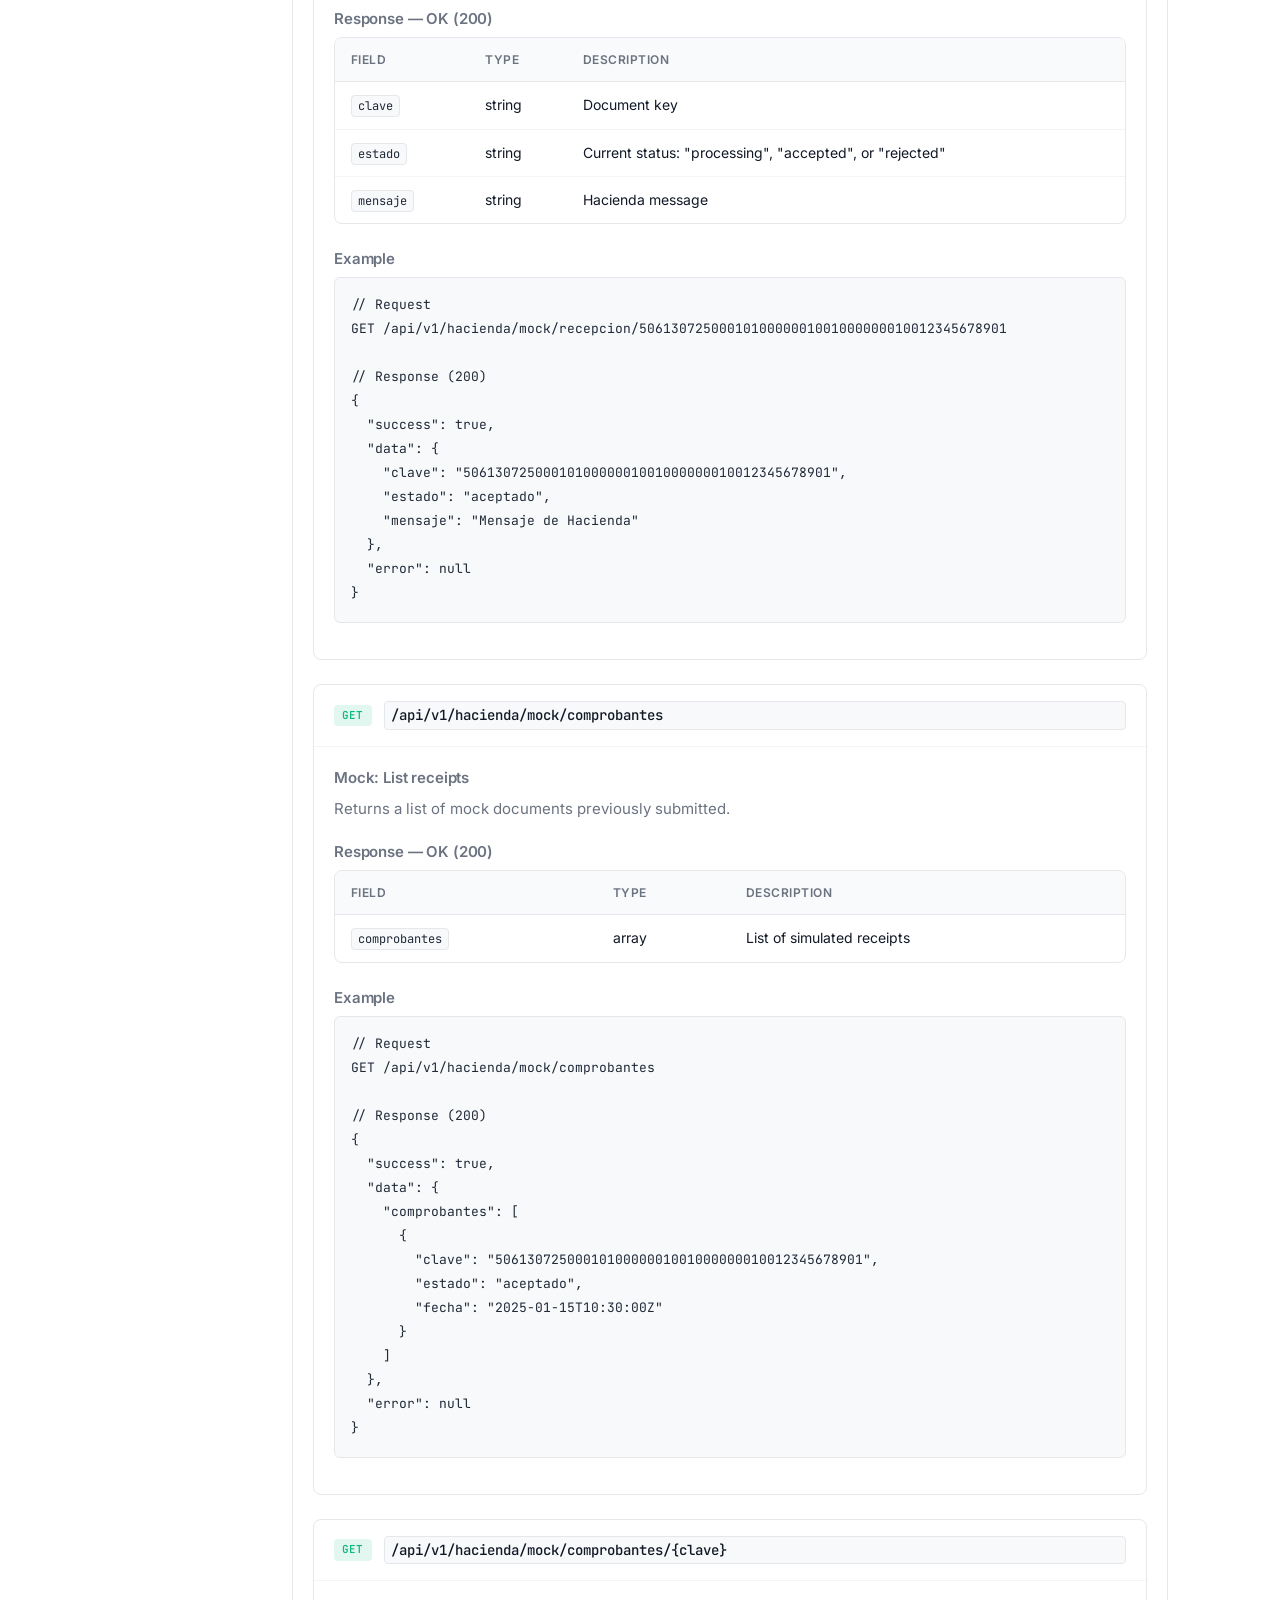
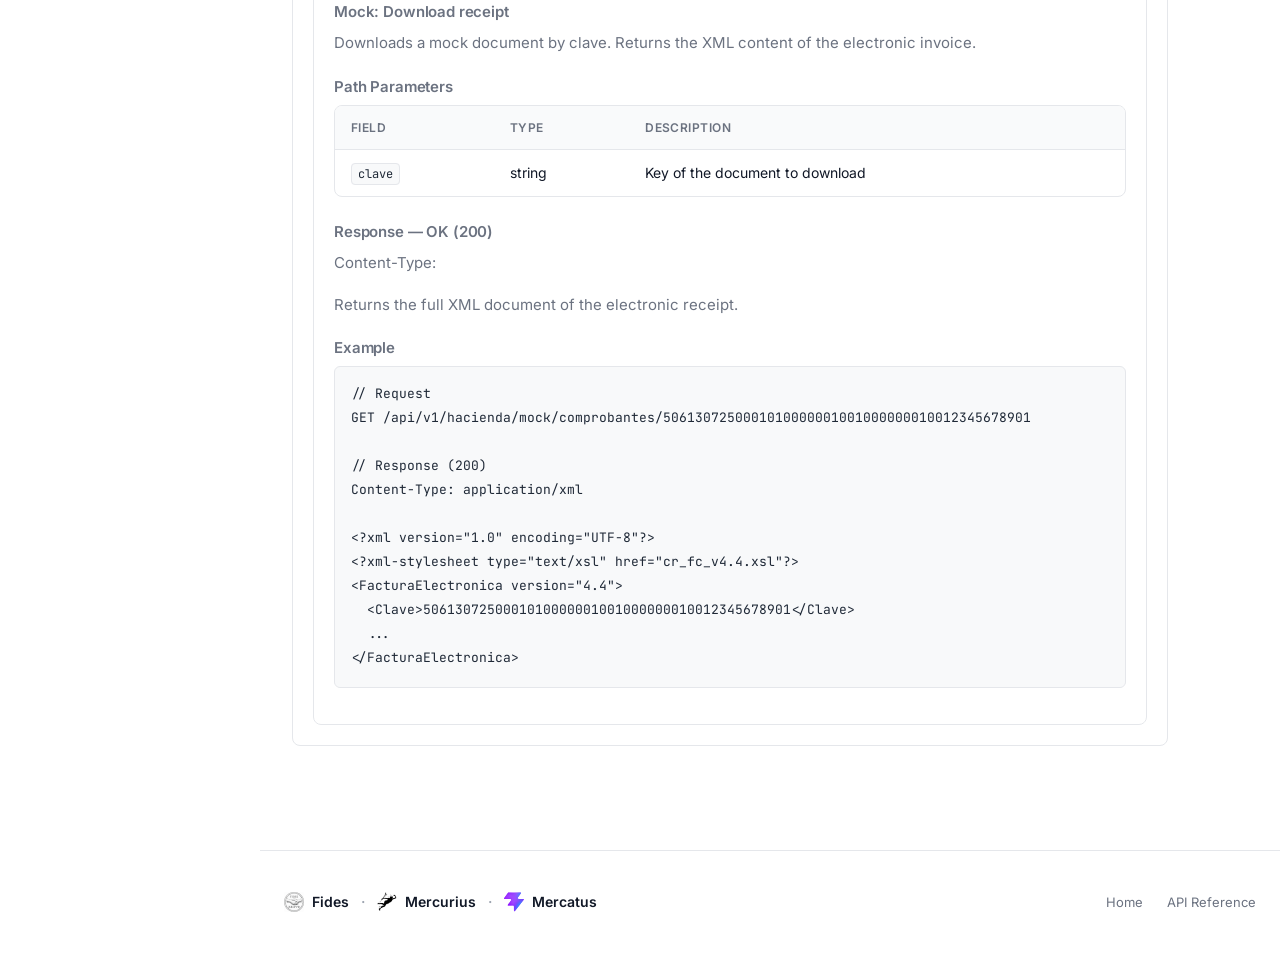
<file: api-public.html>
<!DOCTYPE html>
<html lang="es">
<head>
  <meta charset="UTF-8">
  <meta name="viewport" content="width=device-width, initial-scale=1.0">
  <title>Fides — Endpoints Públicos</title>
  <meta name="description" content="Documentación de los endpoints públicos de la API de facturación electrónica Fides. Sin autenticación requerida.">
  <link rel="preconnect" href="https://fonts.googleapis.com">
  <link rel="preconnect" href="https://fonts.gstatic.com" crossorigin>
  <link href="https://fonts.googleapis.com/css2?family=Inter:wght@400;500;600;700&family=JetBrains+Mono:wght@400;500;700&display=swap" rel="stylesheet">
  <link rel="stylesheet" href="styles.css">
</head>
<body>

  <!-- Navigation -->
  <nav class="nav">
    <div class="nav__inner">
      <a href="index.html" class="nav__logo">
        <img src="assets/icon.png" alt="Fides" width="24" height="24">
        Fides
      </a>
      <div class="nav__links">
        <a href="index.html" class="nav__link" data-i18n="nav_home">Inicio</a>
        <a href="api-reference.html" class="nav__link nav__link--active" data-i18n="nav_api_reference">Referencia API</a>
      </div>
      <div class="lang-switcher">
        <button data-lang="en" class="lang-switcher__btn" title="English">EN</button>
        <button data-lang="es" class="lang-switcher__btn" title="Español">ES</button>
        <button data-lang="fr" class="lang-switcher__btn" title="Français">FR</button>
        <button data-lang="de" class="lang-switcher__btn" title="Deutsch">DE</button>
      </div>
      <button class="nav__hamburger" aria-label="Menu" aria-expanded="false">
        <svg xmlns="http://www.w3.org/2000/svg" width="24" height="24" viewBox="0 0 24 24" fill="none" stroke="currentColor" stroke-width="2" stroke-linecap="round" stroke-linejoin="round"><line x1="3" y1="12" x2="21" y2="12"></line><line x1="3" y1="6" x2="21" y2="6"></line><line x1="3" y1="18" x2="21" y2="18"></line></svg>
      </button>
    </div>
  </nav>
  <div class="nav__mobile-menu">
    <a href="index.html" class="nav__mobile-link" data-i18n="nav_home">Inicio</a>
    <a href="api-reference.html" class="nav__mobile-link" data-i18n="nav_api_reference">Referencia API</a>
    <div class="lang-switcher" style="display:flex;justify-content:center;margin:12px 0;">
      <button data-lang="en" class="lang-switcher__btn" title="English">EN</button>
      <button data-lang="es" class="lang-switcher__btn" title="Español">ES</button>
      <button data-lang="fr" class="lang-switcher__btn" title="Français">FR</button>
      <button data-lang="de" class="lang-switcher__btn" title="Deutsch">DE</button>
    </div>
  </div>

  <!-- Layout: Sidebar + Content -->
  <div class="api-layout">

    <!-- Sidebar -->
    <aside class="api-sidebar" id="sidebar">
      <div class="api-sidebar__group">
        <div class="api-sidebar__heading" data-i18n="api_sidebar_title">Referencia API</div>
        <div class="api-sidebar__links">
          <div style="padding: 4px 20px; font-size: 12px; color: var(--text-tertiary);">
            <span data-i18n="api_sidebar_base_url">Base URL:</span>
            <code style="color: var(--accent-primary);">/api/v1</code>
          </div>
        </div>
      </div>

      <div class="api-sidebar__group">
        <a href="index.html#overview" class="api-sidebar__link" data-i18n="api_sidebar_overview">Descripción General</a>
        <a href="index.html#authentication" class="api-sidebar__link" data-i18n="api_sidebar_authentication">Autenticación</a>
        <a href="index.html#errors" class="api-sidebar__link" data-i18n="api_sidebar_errors">Errores</a>
      </div>

      <div class="api-sidebar__group">
        <button class="api-sidebar__heading" onclick="this.classList.toggle('collapsed'); this.nextElementSibling.classList.toggle('hidden')">
          <span data-i18n="api_sidebar_public">Endpoints Públicos</span>
          <svg xmlns="http://www.w3.org/2000/svg" width="14" height="14" viewBox="0 0 24 24" fill="none" stroke="currentColor" stroke-width="2" stroke-linecap="round" stroke-linejoin="round"><polyline points="6 9 12 15 18 9"></polyline></svg>
        </button>
        <div class="api-sidebar__links">
          <a href="#health" class="api-sidebar__link api-sidebar__link--active" data-i18n="api_sidebar_health">Salud</a>
          <a href="#validate" class="api-sidebar__link" data-i18n="api_sidebar_validation">Validación</a>
        </div>
      </div>

      <div class="api-sidebar__group">
        <button class="api-sidebar__heading" onclick="this.classList.toggle('collapsed'); this.nextElementSibling.classList.toggle('hidden')">
          <span data-i18n="api_sidebar_protected">Endpoints Protegidos</span>
          <svg xmlns="http://www.w3.org/2000/svg" width="14" height="14" viewBox="0 0 24 24" fill="none" stroke="currentColor" stroke-width="2" stroke-linecap="round" stroke-linejoin="round"><polyline points="6 9 12 15 18 9"></polyline></svg>
        </button>
        <div class="api-sidebar__links">
          <a href="api-auth.html" class="api-sidebar__link" data-i18n="api_sidebar_auth">Autenticación</a>
          <a href="api-documents.html" class="api-sidebar__link" data-i18n="api_sidebar_documents">Documentos</a>
          <a href="api-invoices.html" class="api-sidebar__link" data-i18n="api_sidebar_invoices">Facturas</a>
          <a href="api-submissions.html" class="api-sidebar__link" data-i18n="api_sidebar_submissions">Envíos</a>
          <a href="api-companies.html" class="api-sidebar__link" data-i18n="api_sidebar_companies">Empresas</a>
          <a href="api-branches.html" class="api-sidebar__link" data-i18n="api_sidebar_branches">Sucursales</a>
          <a href="api-pos.html" class="api-sidebar__link" data-i18n="api_sidebar_pos">Puntos de Venta</a>
          <a href="api-certificates.html" class="api-sidebar__link" data-i18n="api_sidebar_certificates">Certificados</a>
          <a href="api-credentials.html" class="api-sidebar__link" data-i18n="api_sidebar_credentials">Credenciales</a>
          <a href="api-api-keys.html" class="api-sidebar__link" data-i18n="api_sidebar_api_keys">Llaves API</a>
          <a href="api-reports.html" class="api-sidebar__link" data-i18n="api_sidebar_reports">Reportes</a>
          <a href="api-webhooks.html" class="api-sidebar__link" data-i18n="api_sidebar_webhooks">Webhooks</a>
        </div>
      </div>
    </aside>

    <!-- Main Content -->
    <main class="api-main">

      <!-- Page header -->
      <section>
        <h1 data-i18n="api_public_title">Endpoints Públicos</h1>
        <p data-i18n="api_public_desc">Estos endpoints no requieren autenticación. Pueden ser consumidos directamente sin token ni llave API.</p>
      </section>

      <!-- Quick reference -->
      <section id="overview">
        <h2 data-i18n="api_public_quick_ref">Referencia Rápida</h2>
        <div class="table-wrapper">
          <table>
            <thead>
              <tr>
                <th data-i18n="api_th_method">Método</th>
                <th data-i18n="api_th_path">Ruta</th>
                <th data-i18n="api_th_description">Descripción</th>
              </tr>
            </thead>
            <tbody>
              <tr><td><span class="badge badge--green">GET</span></td><td><code>/health</code></td><td data-i18n="api_public_ref_health">Verificación de salud</td></tr>
              <tr><td><span class="badge badge--green">GET</span></td><td><code>/ready</code></td><td data-i18n="api_public_ref_ready">Verificación de preparación</td></tr>
              <tr><td><span class="badge badge--blue">POST</span></td><td><code>/auth/register</code></td><td data-i18n="api_public_ref_register">Registrar usuario</td></tr>
              <tr><td><span class="badge badge--blue">POST</span></td><td><code>/auth/token</code></td><td data-i18n="api_public_ref_token">Obtener token de acceso</td></tr>
              <tr><td><span class="badge badge--blue">POST</span></td><td><code>/validate</code></td><td data-i18n="api_public_ref_validate">Validar documento XML</td></tr>
              <tr><td><span class="badge badge--blue">POST</span></td><td><code>/hacienda/mock/token</code></td><td data-i18n="api_public_ref_mock_token">Mock: token Hacienda</td></tr>
              <tr><td><span class="badge badge--blue">POST</span></td><td><code>/hacienda/mock/recepcion</code></td><td data-i18n="api_public_ref_mock_submit">Mock: enviar documento</td></tr>
              <tr><td><span class="badge badge--green">GET</span></td><td><code>/hacienda/mock/recepcion/{clave}</code></td><td data-i18n="api_public_ref_mock_status">Mock: estado del documento</td></tr>
              <tr><td><span class="badge badge--green">GET</span></td><td><code>/hacienda/mock/comprobantes</code></td><td data-i18n="api_public_ref_mock_list">Mock: listar comprobantes</td></tr>
              <tr><td><span class="badge badge--green">GET</span></td><td><code>/hacienda/mock/comprobantes/{clave}</code></td><td data-i18n="api_public_ref_mock_download">Mock: descargar comprobante</td></tr>
            </tbody>
          </table>
        </div>
      </section>

      <!-- ============================================ -->
      <!-- ENDPOINTS -->
      <!-- ============================================ -->

      <!-- 1. Health -->
      <section class="endpoint" id="health">
        <div class="endpoint__header">
          <span class="badge badge--green">GET</span>
          <code class="endpoint__path">/api/v1/health</code>
        </div>
        <div class="endpoint__body">
          <h3 data-i18n="api_public_health_title">Verificación de salud</h3>
          <p data-i18n="api_public_health_desc">Returns server status and version. No authentication required.</p>

          <h4 data-i18n="api_public_response_200">Response — OK (200)</h4>
          <div class="table-wrapper">
            <table>
              <thead>
                <tr>
                  <th data-i18n="api_th_field">Campo</th>
                  <th data-i18n="api_th_type">Tipo</th>
                  <th data-i18n="api_th_description">Descripción</th>
                </tr>
              </thead>
              <tbody>
                <tr><td><code>status</code></td><td>string</td><td data-i18n="api_public_health_field_status">"ok" o "degraded"</td></tr>
                <tr><td><code>version</code></td><td>string</td><td data-i18n="api_public_health_field_version">Semantic version string</td></tr>
              </tbody>
            </table>
          </div>

          <h4 data-i18n="api_public_example">Ejemplo</h4>
          <pre><code>{
  "success": true,
  "data": {
    "status": "ok",
    "version": "0.1.0"
  },
  "error": null
}</code></pre>
        </div>
      </section>

      <!-- 2. Ready -->
      <section class="endpoint" id="ready">
        <div class="endpoint__header">
          <span class="badge badge--green">GET</span>
          <code class="endpoint__path">/api/v1/ready</code>
        </div>
        <div class="endpoint__body">
          <h3 data-i18n="api_public_ready_title">Verificación de preparación</h3>
          <p data-i18n="api_public_ready_desc">Returns whether the server is ready to accept requests. Useful for load balancers and container orchestration.</p>

          <h4 data-i18n="api_public_response_200">Response — OK (200)</h4>
          <div class="table-wrapper">
            <table>
              <thead>
                <tr>
                  <th data-i18n="api_th_field">Campo</th>
                  <th data-i18n="api_th_type">Tipo</th>
                  <th data-i18n="api_th_description">Descripción</th>
                </tr>
              </thead>
              <tbody>
                <tr><td><code>ready</code></td><td>boolean</td><td data-i18n="api_public_ready_field_ready">true si el servidor está listo para recibir peticiones</td></tr>
              </tbody>
            </table>
          </div>

          <h4 data-i18n="api_public_example">Ejemplo</h4>
          <pre><code>{
  "success": true,
  "data": {
    "ready": true
  },
  "error": null
}</code></pre>
        </div>
      </section>

      <!-- 3. Register -->
      <section class="endpoint" id="register">
        <div class="endpoint__header">
          <span class="badge badge--blue">POST</span>
          <code class="endpoint__path">/api/v1/auth/register</code>
        </div>
        <div class="endpoint__body">
          <h3 data-i18n="api_public_register_title">Registrar un nuevo usuario</h3>
          <p data-i18n="api_public_register_desc">Create a new user account with email, password, name and tenant. No auth required.</p>

          <h4 data-i18n="api_public_request_body">Request Body</h4>
          <p data-i18n-html="api_public_register_content_type">Content-Type: <code>application/json</code></p>
          <div class="table-wrapper">
            <table>
              <thead>
                <tr>
                  <th data-i18n="api_th_field">Campo</th>
                  <th data-i18n="api_th_type">Tipo</th>
                  <th data-i18n="api_th_required">Requerido</th>
                  <th data-i18n="api_th_description">Descripción</th>
                </tr>
              </thead>
              <tbody>
                <tr><td><code>email</code></td><td>string</td><td>Si</td><td data-i18n="api_public_register_field_email">Dirección de correo del usuario</td></tr>
                <tr><td><code>password</code></td><td>string</td><td>Si</td><td data-i18n="api_public_register_field_password">Contraseña, mínimo 8 caracteres</td></tr>
                <tr><td><code>name</code></td><td>string</td><td>No</td><td data-i18n="api_public_register_field_name">Nombre completo del usuario</td></tr>
                <tr><td><code>tenant_id</code></td><td>uuid</td><td>Si</td><td data-i18n="api_public_register_field_tenant">Identificador del tenant</td></tr>
              </tbody>
            </table>
          </div>

          <h4 data-i18n="api_public_response_201">Response — Created (201)</h4>
          <div class="table-wrapper">
            <table>
              <thead>
                <tr>
                  <th data-i18n="api_th_field">Campo</th>
                  <th data-i18n="api_th_type">Tipo</th>
                  <th data-i18n="api_th_description">Descripción</th>
                </tr>
              </thead>
              <tbody>
                <tr><td><code>id</code></td><td>uuid</td><td data-i18n="api_public_register_resp_id">Identificador único del usuario</td></tr>
                <tr><td><code>email</code></td><td>string</td><td data-i18n="api_public_register_resp_email">Correo del usuario</td></tr>
                <tr><td><code>name</code></td><td>string</td><td data-i18n="api_public_register_resp_name">Nombre del usuario</td></tr>
                <tr><td><code>tenant_id</code></td><td>uuid</td><td data-i18n="api_public_register_resp_tenant">Identificador del tenant</td></tr>
                <tr><td><code>created_at</code></td><td>string</td><td data-i18n="api_public_register_resp_created">Timestamp de creación (ISO 8601)</td></tr>
              </tbody>
            </table>
          </div>

          <h4 data-i18n="api_public_example">Ejemplo</h4>
          <pre><code>// Request
{
  "email": "usuario@ejemplo.com",
  "password": "secreto123",
  "name": "Juan Pérez",
  "tenant_id": "a1b2c3d4-e5f6-7890-abcd-ef1234567890"
}

// Response (201)
{
  "success": true,
  "data": {
    "id": "f47ac10b-58cc-4372-a567-0e02b2c3d479",
    "email": "usuario@ejemplo.com",
    "name": "Juan Pérez",
    "tenant_id": "a1b2c3d4-e5f6-7890-abcd-ef1234567890",
    "created_at": "2025-01-15T10:30:00Z"
  },
  "error": null
}</code></pre>
        </div>
      </section>

      <!-- 4. Token -->
      <section class="endpoint" id="token">
        <div class="endpoint__header">
          <span class="badge badge--blue">POST</span>
          <code class="endpoint__path">/api/v1/auth/token</code>
        </div>
        <div class="endpoint__body">
          <h3 data-i18n="api_public_token_title">Obtener token de acceso</h3>
          <p data-i18n="api_public_token_desc">Authenticate and receive a JWT access token. Supports "password" and "refresh_token" grant types.</p>

          <h4 data-i18n="api_public_request_body">Request Body</h4>
          <p data-i18n-html="api_public_token_content_type">Content-Type: <code>application/json</code></p>
          <div class="table-wrapper">
            <table>
              <thead>
                <tr>
                  <th data-i18n="api_th_field">Campo</th>
                  <th data-i18n="api_th_type">Tipo</th>
                  <th data-i18n="api_th_required">Requerido</th>
                  <th data-i18n="api_th_description">Descripción</th>
                </tr>
              </thead>
              <tbody>
                <tr><td><code>grant_type</code></td><td>string</td><td>Si</td><td data-i18n="api_public_token_field_grant">"password" o "refresh_token"</td></tr>
                <tr><td><code>email</code></td><td>string</td><td>Si*</td><td data-i18n="api_public_token_field_email">Correo electrónico (cuando grant_type es "password")</td></tr>
                <tr><td><code>password</code></td><td>string</td><td>Si*</td><td data-i18n="api_public_token_field_password">Contraseña (cuando grant_type es "password")</td></tr>
                <tr><td><code>refresh_token</code></td><td>string</td><td>Si*</td><td data-i18n="api_public_token_field_refresh">Token de refresco (cuando grant_type es "refresh_token")</td></tr>
              </tbody>
            </table>
          </div>
          <p data-i18n-html="api_public_footnote_required"><em>* Requerido según el valor de <code>grant_type</code>.</em></p>

          <h4 data-i18n="api_public_response_200">Response — OK (200)</h4>
          <div class="table-wrapper">
            <table>
              <thead>
                <tr>
                  <th data-i18n="api_th_field">Campo</th>
                  <th data-i18n="api_th_type">Tipo</th>
                  <th data-i18n="api_th_description">Descripción</th>
                </tr>
              </thead>
              <tbody>
                <tr><td><code>access_token</code></td><td>string</td><td data-i18n="api_public_token_resp_access">Token JWT de acceso</td></tr>
                <tr><td><code>refresh_token</code></td><td>string</td><td data-i18n="api_public_token_resp_refresh">Token para renovar el access token</td></tr>
                <tr><td><code>token_type</code></td><td>string</td><td data-i18n="api_public_token_resp_type">"Bearer"</td></tr>
                <tr><td><code>expires_in</code></td><td>integer</td><td data-i18n="api_public_token_resp_expires">Tiempo de expiración en segundos</td></tr>
              </tbody>
            </table>
          </div>

          <h4 data-i18n="api_public_example">Ejemplo</h4>
          <pre><code>// Request — Password grant
{
  "grant_type": "password",
  "email": "usuario@ejemplo.com",
  "password": "secreto123"
}

// Response (200)
{
  "success": true,
  "data": {
    "access_token": "eyJhbGciOiJIUzI1NiIs...",
    "refresh_token": "dGhpcyBpcyBhIHJlZnJl...",
    "token_type": "Bearer",
    "expires_in": 3600
  },
  "error": null
}</code></pre>

          <h4 data-i18n="api_public_example_refresh">Ejemplo — Refresh token</h4>
          <pre><code>// Request — Refresh grant
{
  "grant_type": "refresh_token",
  "refresh_token": "dGhpcyBpcyBhIHJlZnJl..."
}

// Response (200)
{
  "success": true,
  "data": {
    "access_token": "eyJhbGciOiJIUzI1NiIs...",
    "refresh_token": "bmV3IHJlZnJlc2ggdG9r...",
    "token_type": "Bearer",
    "expires_in": 3600
  },
  "error": null
}</code></pre>
        </div>
      </section>

      <!-- 5. Validate -->
      <section class="endpoint" id="validate">
        <div class="endpoint__header">
          <span class="badge badge--blue">POST</span>
          <code class="endpoint__path">/api/v1/validate</code>
        </div>
        <div class="endpoint__body">
          <h3 data-i18n="api_public_validate_title">Validar documento XML</h3>
          <p data-i18n="api_public_validate_desc">Validate an electronic invoice XML document against the current schema. No authentication required.</p>

          <h4 data-i18n="api_public_request_body">Request Body</h4>
          <p data-i18n-html="api_public_validate_content_type">Content-Type: <code>application/xml</code></p>
          <p data-i18n="api_public_validate_body_desc">El cuerpo de la petición debe contener el documento XML de la factura electrónica.</p>

          <h4 data-i18n="api_public_response_200">Response — OK (200)</h4>
          <div class="table-wrapper">
            <table>
              <thead>
                <tr>
                  <th data-i18n="api_th_field">Campo</th>
                  <th data-i18n="api_th_type">Tipo</th>
                  <th data-i18n="api_th_description">Descripción</th>
                </tr>
              </thead>
              <tbody>
                <tr><td><code>valid</code></td><td>boolean</td><td data-i18n="api_public_validate_field_valid">true si el XML es válido según el esquema</td></tr>
                <tr><td><code>errors</code></td><td>array</td><td data-i18n="api_public_validate_field_errors">Lista de errores de validación (vacía si es válido)</td></tr>
              </tbody>
            </table>
          </div>

          <h4 data-i18n="api_public_response_422">Response — Validation Failed (422)</h4>
          <p data-i18n="api_public_validate_422_desc">Devuelto cuando el documento XML contiene errores de validación contra el esquema.</p>

          <h4 data-i18n="api_public_example">Ejemplo</h4>
          <pre><code>// Request
POST /api/v1/validate
Content-Type: application/xml

&lt;?xml version="1.0" encoding="UTF-8"?&gt;
&lt;FacturaElectronica version="4.4"&gt;
  ...
&lt;/FacturaElectronica&gt;

// Response (200) — Documento válido
{
  "success": true,
  "data": {
    "valid": true,
    "errors": []
  },
  "error": null
}</code></pre>

          <h4 data-i18n="api_public_example_invalid">Ejemplo — Documento inválido</h4>
          <pre><code>// Response (200) — Con errores
{
  "success": true,
  "data": {
    "valid": false,
    "errors": [
      {
        "line": 3,
        "column": 15,
        "message": "Element 'NumeroConsecutivo' is required"
      },
      {
        "line": 5,
        "column": 20,
        "message": "Invalid date format for 'FechaEmision'"
      }
    ]
  },
  "error": null
}</code></pre>
        </div>
      </section>

      <!-- 6. Mock endpoints -->
      <section class="endpoint" id="mock">
        <div class="endpoint__header">
          <span class="badge badge--blue">MOCK</span>
          <code class="endpoint__path">/api/v1/hacienda/mock/*</code>
        </div>
        <div class="endpoint__body">
          <h3 data-i18n="api_public_mock_title">Endpoints Mock de Hacienda</h3>
          <p data-i18n="api_public_mock_desc">Development-only mock endpoints that simulate Hacienda API responses. These endpoints are for testing and development only.</p>

          <div data-i18n-html="api_public_dev_warning" style="background: var(--bg-secondary, #fef3c7); border: 1px solid #f59e0b; border-radius: 8px; padding: 12px 16px; margin: 16px 0; font-size: 14px;">
            <strong>⚠ Solo disponible en modo desarrollo.</strong> Estos endpoints no están disponibles en producción.
          </div>

          <!-- Mock Token -->
          <section class="endpoint" id="mock-token" style="margin-top: 24px;">
            <div class="endpoint__header">
              <span class="badge badge--blue">POST</span>
              <code class="endpoint__path">/api/v1/hacienda/mock/token</code>
            </div>
            <div class="endpoint__body">
              <h4 data-i18n="api_public_mock_token_title">Mock: Token de Hacienda</h4>
              <p data-i18n="api_public_mock_token_desc">Returns a mock Hacienda access token. Simulates the real Hacienda OAuth flow for local development.</p>

              <h4 data-i18n="api_public_response_200">Response — OK (200)</h4>
              <div class="table-wrapper">
                <table>
                  <thead>
                    <tr>
                      <th data-i18n="api_th_field">Campo</th>
                      <th data-i18n="api_th_type">Tipo</th>
                      <th data-i18n="api_th_description">Descripción</th>
                    </tr>
                  </thead>
                  <tbody>
                    <tr><td><code>access_token</code></td><td>string</td><td data-i18n="api_public_mock_token_field_access">Token mock de Hacienda</td></tr>
                    <tr><td><code>token_type</code></td><td>string</td><td data-i18n="api_public_mock_token_field_type">"bearer"</td></tr>
                    <tr><td><code>expires_in</code></td><td>integer</td><td data-i18n="api_public_mock_token_field_expires">Tiempo de expiración en segundos</td></tr>
                  </tbody>
                </table>
              </div>

              <h4 data-i18n="api_public_example">Ejemplo</h4>
              <pre><code>// Request
POST /api/v1/hacienda/mock/token
Content-Type: application/json

{}

// Response (200)
{
  "success": true,
  "data": {
    "access_token": "mock_hacienda_token_abc123",
    "token_type": "bearer",
    "expires_in": 600
  },
  "error": null
}</code></pre>
            </div>
          </section>

          <!-- Mock Submit Document -->
          <section class="endpoint" id="mock-submit">
            <div class="endpoint__header">
              <span class="badge badge--blue">POST</span>
              <code class="endpoint__path">/api/v1/hacienda/mock/recepcion</code>
            </div>
            <div class="endpoint__body">
              <h4 data-i18n="api_public_mock_submit_title">Mock: Enviar documento</h4>
              <p data-i18n="api_public_mock_submit_desc">Simulates document submission to Hacienda. Returns a clave and initial status.</p>

              <h4 data-i18n="api_public_response_200">Response — OK (200)</h4>
              <div class="table-wrapper">
                <table>
                  <thead>
                    <tr>
                      <th data-i18n="api_th_field">Campo</th>
                      <th data-i18n="api_th_type">Tipo</th>
                      <th data-i18n="api_th_description">Descripción</th>
                    </tr>
                  </thead>
                  <tbody>
                    <tr><td><code>clave</code></td><td>string</td><td data-i18n="api_public_mock_submit_field_clave">Clave del documento simulado</td></tr>
                    <tr><td><code>estado</code></td><td>string</td><td data-i18n="api_public_mock_submit_field_estado">Estado inicial del envío</td></tr>
                  </tbody>
                </table>
              </div>

              <h4 data-i18n="api_public_example">Ejemplo</h4>
              <pre><code>// Request
POST /api/v1/hacienda/mock/recepcion
Content-Type: application/xml

&lt;?xml version="1.0" encoding="UTF-8"?&gt;
&lt;?xml-stylesheet ...?&gt;
&lt;...&gt;

// Response (200)
{
  "success": true,
  "data": {
    "clave": "5061307250001010000001001000000010012345678901",
    "estado": "procesando"
  },
  "error": null
}</code></pre>
            </div>
          </section>

          <!-- Mock Check Status -->
          <section class="endpoint" id="mock-status">
            <div class="endpoint__header">
              <span class="badge badge--green">GET</span>
              <code class="endpoint__path">/api/v1/hacienda/mock/recepcion/{clave}</code>
            </div>
            <div class="endpoint__body">
              <h4 data-i18n="api_public_mock_status_title">Mock: Verificar estado</h4>
              <p data-i18n="api_public_mock_status_desc">Checks the mock status of a previously submitted document.</p>

              <h4 data-i18n="api_public_path_params">Path Parameters</h4>
              <div class="table-wrapper">
                <table>
                  <thead>
                    <tr>
                      <th data-i18n="api_th_field">Campo</th>
                      <th data-i18n="api_th_type">Tipo</th>
                      <th data-i18n="api_th_description">Descripción</th>
                    </tr>
                  </thead>
                  <tbody>
                    <tr><td><code>clave</code></td><td>string</td><td data-i18n="api_public_mock_status_param_clave">Clave del documento</td></tr>
                  </tbody>
                </table>
              </div>

              <h4 data-i18n="api_public_response_200">Response — OK (200)</h4>
              <div class="table-wrapper">
                <table>
                  <thead>
                    <tr>
                      <th data-i18n="api_th_field">Campo</th>
                      <th data-i18n="api_th_type">Tipo</th>
                      <th data-i18n="api_th_description">Descripción</th>
                    </tr>
                  </thead>
                  <tbody>
                    <tr><td><code>clave</code></td><td>string</td><td data-i18n="api_public_mock_status_field_clave">Clave del documento</td></tr>
                    <tr><td><code>estado</code></td><td>string</td><td data-i18n="api_public_mock_status_field_estado">Estado actual: "procesando", "aceptado" o "rechazado"</td></tr>
                    <tr><td><code>mensaje</code></td><td>string</td><td data-i18n="api_public_mock_status_field_mensaje">Mensaje de Hacienda</td></tr>
                  </tbody>
                </table>
              </div>

              <h4 data-i18n="api_public_example">Ejemplo</h4>
              <pre><code>// Request
GET /api/v1/hacienda/mock/recepcion/5061307250001010000001001000000010012345678901

// Response (200)
{
  "success": true,
  "data": {
    "clave": "5061307250001010000001001000000010012345678901",
    "estado": "aceptado",
    "mensaje": "Mensaje de Hacienda"
  },
  "error": null
}</code></pre>
            </div>
          </section>

          <!-- Mock List Documents -->
          <section class="endpoint" id="mock-list">
            <div class="endpoint__header">
              <span class="badge badge--green">GET</span>
              <code class="endpoint__path">/api/v1/hacienda/mock/comprobantes</code>
            </div>
            <div class="endpoint__body">
              <h4 data-i18n="api_public_mock_list_title">Mock: Listar comprobantes</h4>
              <p data-i18n="api_public_mock_list_desc">Returns a list of mock documents previously submitted.</p>

              <h4 data-i18n="api_public_response_200">Response — OK (200)</h4>
              <div class="table-wrapper">
                <table>
                  <thead>
                    <tr>
                      <th data-i18n="api_th_field">Campo</th>
                      <th data-i18n="api_th_type">Tipo</th>
                      <th data-i18n="api_th_description">Descripción</th>
                    </tr>
                  </thead>
                  <tbody>
                    <tr><td><code>comprobantes</code></td><td>array</td><td data-i18n="api_public_mock_list_field_list">Lista de comprobantes simulados</td></tr>
                  </tbody>
                </table>
              </div>

              <h4 data-i18n="api_public_example">Ejemplo</h4>
              <pre><code>// Request
GET /api/v1/hacienda/mock/comprobantes

// Response (200)
{
  "success": true,
  "data": {
    "comprobantes": [
      {
        "clave": "5061307250001010000001001000000010012345678901",
        "estado": "aceptado",
        "fecha": "2025-01-15T10:30:00Z"
      }
    ]
  },
  "error": null
}</code></pre>
            </div>
          </section>

          <!-- Mock Download Document -->
          <section class="endpoint" id="mock-download">
            <div class="endpoint__header">
              <span class="badge badge--green">GET</span>
              <code class="endpoint__path">/api/v1/hacienda/mock/comprobantes/{clave}</code>
            </div>
            <div class="endpoint__body">
              <h4 data-i18n="api_public_mock_download_title">Mock: Descargar comprobante</h4>
              <p data-i18n="api_public_mock_download_desc">Downloads a mock document by clave. Returns the XML content of the electronic invoice.</p>

              <h4 data-i18n="api_public_path_params">Path Parameters</h4>
              <div class="table-wrapper">
                <table>
                  <thead>
                    <tr>
                      <th data-i18n="api_th_field">Campo</th>
                      <th data-i18n="api_th_type">Tipo</th>
                      <th data-i18n="api_th_description">Descripción</th>
                    </tr>
                  </thead>
                  <tbody>
                    <tr><td><code>clave</code></td><td>string</td><td data-i18n="api_public_mock_download_param_clave">Clave del documento a descargar</td></tr>
                  </tbody>
                </table>
              </div>

              <h4 data-i18n="api_public_response_200_xml">Response — OK (200)</h4>
              <p data-i18n-html="api_public_mock_download_content_type">Content-Type: <code>application/xml</code></p>
              <p data-i18n="api_public_mock_download_resp_desc">Devuelve el documento XML completo del comprobante electrónico.</p>

              <h4 data-i18n="api_public_example">Ejemplo</h4>
              <pre><code>// Request
GET /api/v1/hacienda/mock/comprobantes/5061307250001010000001001000000010012345678901

// Response (200)
Content-Type: application/xml

&lt;?xml version="1.0" encoding="UTF-8"?&gt;
&lt;?xml-stylesheet type="text/xsl" href="cr_fc_v4.4.xsl"?&gt;
&lt;FacturaElectronica version="4.4"&gt;
  &lt;Clave&gt;5061307250001010000001001000000010012345678901&lt;/Clave&gt;
  ...
&lt;/FacturaElectronica&gt;</code></pre>
            </div>
          </section>

        </div>
      </section>

    </main>
  </div>

  <!-- Footer -->
  <footer class="footer">
    <div class="container footer__inner">
      <div class="footer__brand">
        <img src="assets/icon.png" alt="Fides" width="20" height="20">
        Fides
        <span class="footer__separator">·</span>
        <img src="assets/Mercurius.png" alt="Mercurius" width="20" height="20">
        Mercurius
        <span class="footer__separator">·</span>
        <img src="assets/Mercatus.svg" alt="Mercatus" width="20" height="20">
        Mercatus
      </div>
      <div class="footer__links">
        <a href="index.html" class="footer__link" data-i18n="nav_home">Inicio</a>
        <a href="api-reference.html" class="footer__link" data-i18n="nav_api_reference">Referencia API</a>
      </div>
    </div>
  </footer>

  <script src="i18n.js"></script>
  <script src="nav.js"></script>
</body>
</html>
</file>
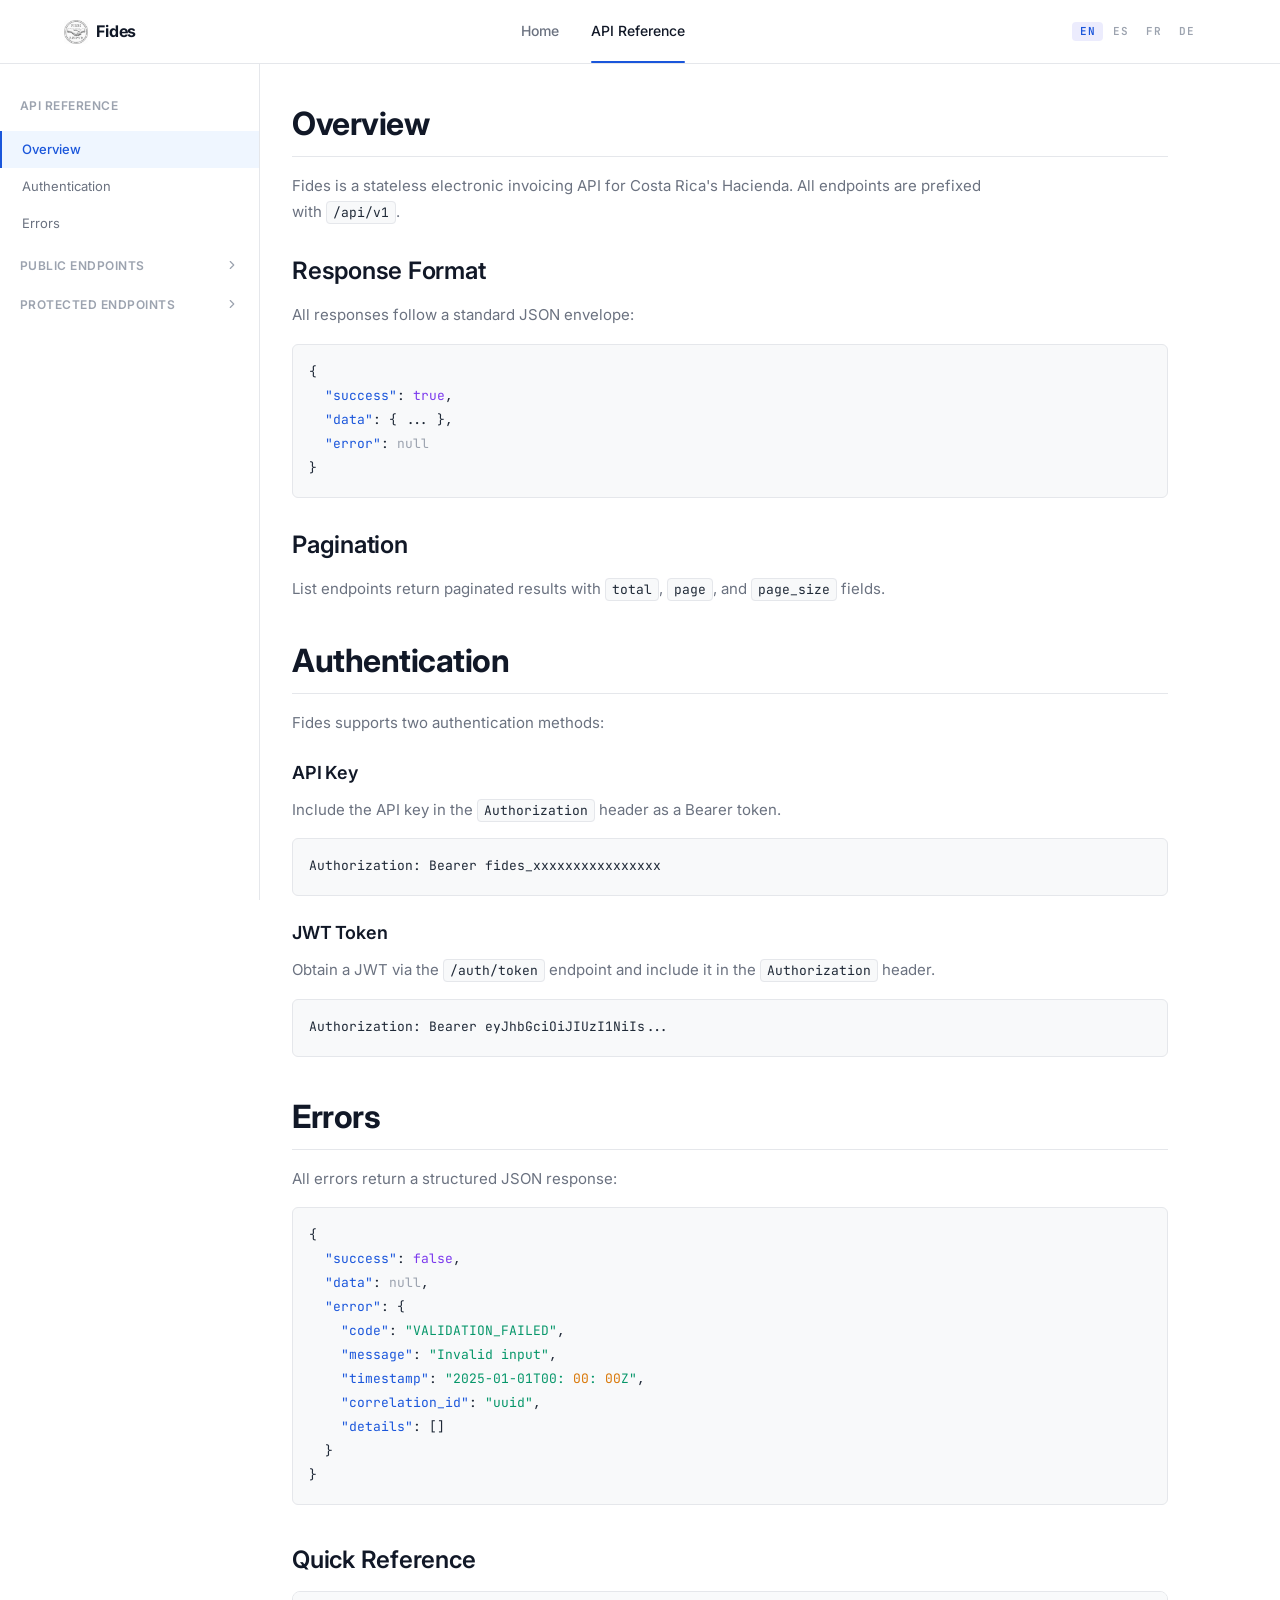
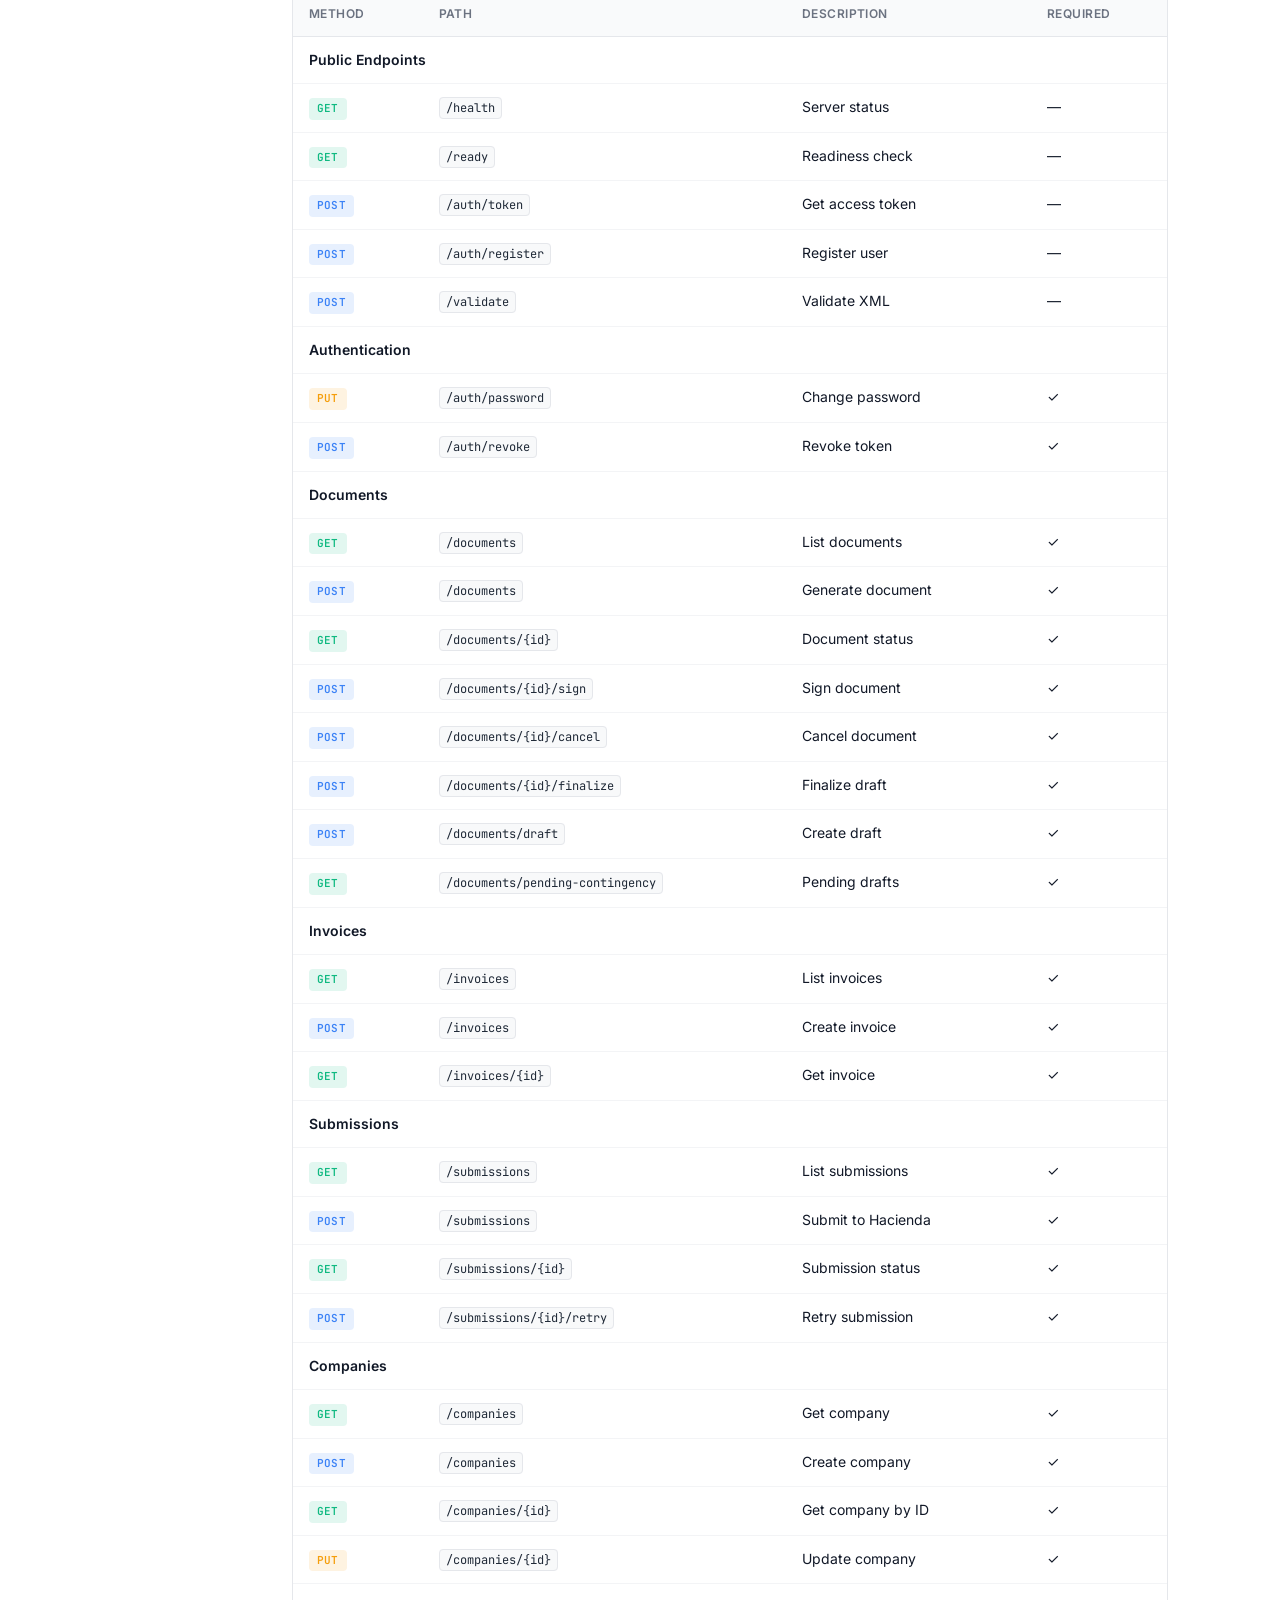
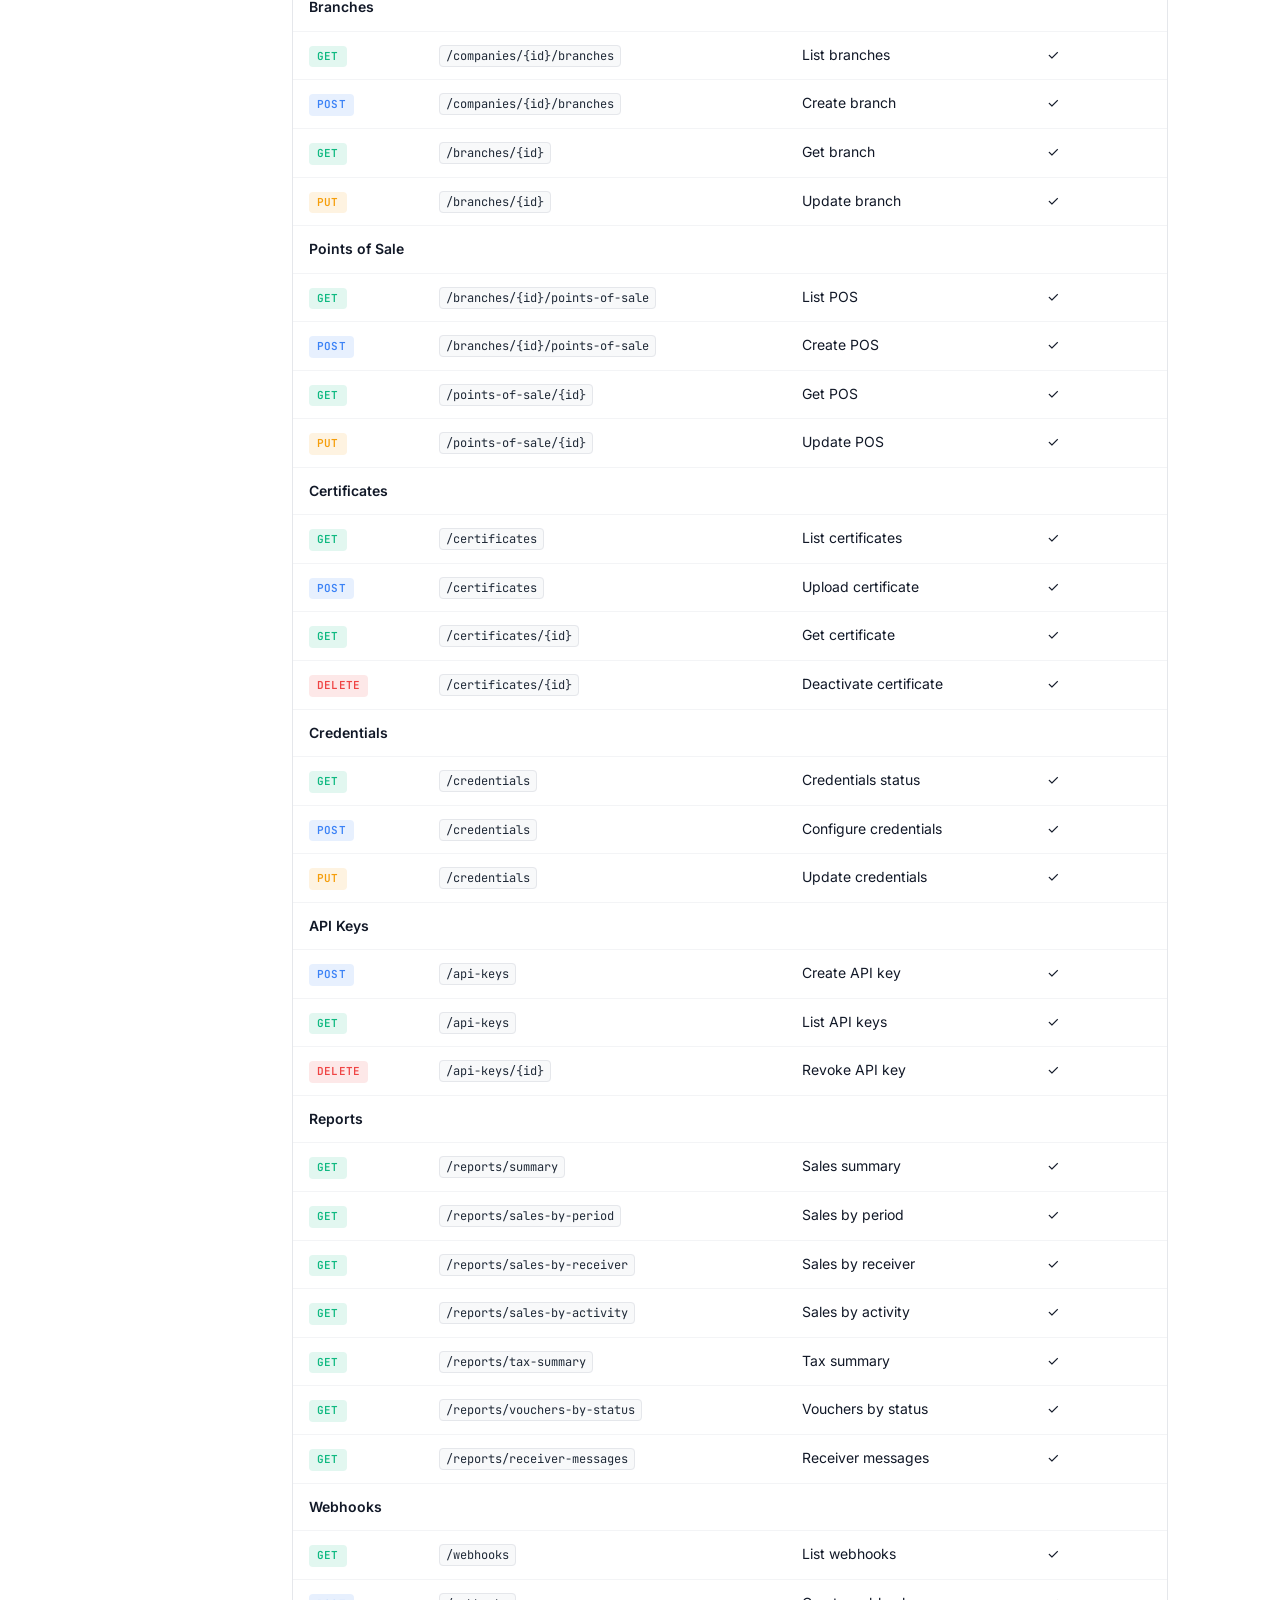
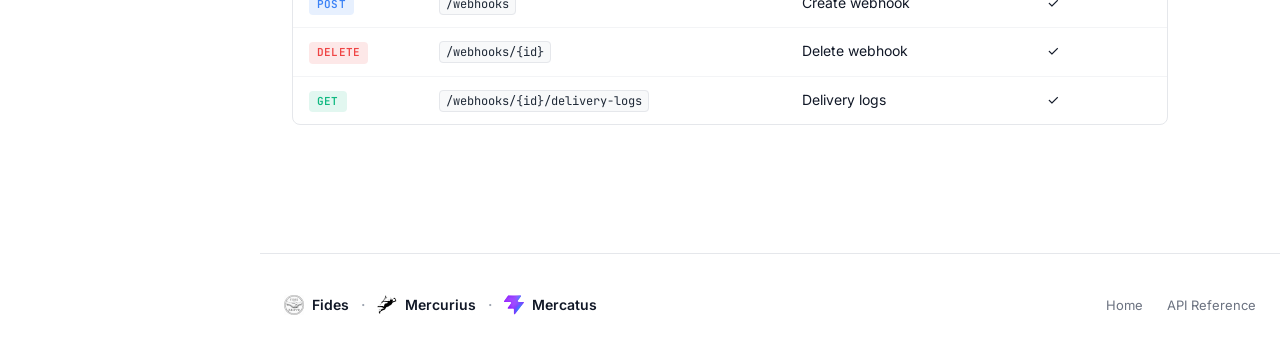
<file: api-reference.html>
<!DOCTYPE html>
<html lang="es">
<head>
  <meta charset="UTF-8">
  <meta name="viewport" content="width=device-width, initial-scale=1.0">
  <title>Fides — API Reference</title>
  <meta name="description" content="Documentación completa de la API de facturación electrónica Fides. 38 endpoints para Hacienda de Costa Rica.">
  <link rel="preconnect" href="https://fonts.googleapis.com">
  <link rel="preconnect" href="https://fonts.gstatic.com" crossorigin>
  <link href="https://fonts.googleapis.com/css2?family=Inter:wght@400;500;600;700&family=JetBrains+Mono:wght@400;500;700&display=swap" rel="stylesheet">
  <link rel="stylesheet" href="styles.css">
</head>
<body>

  <!-- Navigation -->
  <nav class="nav">
    <div class="nav__inner">
      <a href="index.html" class="nav__logo">
        <img src="assets/icon.png" alt="Fides" width="24" height="24">
        Fides
      </a>
      <div class="nav__links">
        <a href="index.html" class="nav__link" data-i18n="nav_home">Inicio</a>
        <a href="api-reference.html" class="nav__link nav__link--active" data-i18n="nav_api_reference">Referencia API</a>
      </div>
      <div class="lang-switcher">
        <button data-lang="en" class="lang-switcher__btn" title="English">EN</button>
        <button data-lang="es" class="lang-switcher__btn" title="Español">ES</button>
        <button data-lang="fr" class="lang-switcher__btn" title="Français">FR</button>
        <button data-lang="de" class="lang-switcher__btn" title="Deutsch">DE</button>
      </div>
      <button class="nav__hamburger" aria-label="Menu" aria-expanded="false">
        <svg xmlns="http://www.w3.org/2000/svg" width="24" height="24" viewBox="0 0 24 24" fill="none" stroke="currentColor" stroke-width="2" stroke-linecap="round" stroke-linejoin="round"><line x1="3" y1="12" x2="21" y2="12"></line><line x1="3" y1="6" x2="21" y2="6"></line><line x1="3" y1="18" x2="21" y2="18"></line></svg>
      </button>
    </div>
  </nav>
  <div class="nav__mobile-menu">
    <a href="index.html" class="nav__mobile-link" data-i18n="nav_home">Inicio</a>
    <a href="api-reference.html" class="nav__mobile-link" data-i18n="nav_api_reference">Referencia API</a>
    <div class="lang-switcher" style="display:flex;justify-content:center;margin:12px 0;">
      <button data-lang="en" class="lang-switcher__btn" title="English">EN</button>
      <button data-lang="es" class="lang-switcher__btn" title="Español">ES</button>
      <button data-lang="fr" class="lang-switcher__btn" title="Français">FR</button>
      <button data-lang="de" class="lang-switcher__btn" title="Deutsch">DE</button>
    </div>
  </div>

  <!-- Layout: Sidebar + Content -->
  <div class="api-layout">

    <!-- Sidebar -->
    <aside class="api-sidebar" id="sidebar">
      <div class="api-sidebar__group">
        <div class="api-sidebar__heading" data-i18n="api_sidebar_title">Referencia API</div>
        <div class="api-sidebar__links">
          <div style="padding: 4px 20px; font-size: 12px; color: var(--text-tertiary);">
            <span data-i18n="api_sidebar_base_url">Base URL:</span>
            <code style="color: var(--accent-primary);">/api/v1</code>
          </div>
        </div>
      </div>

      <div class="api-sidebar__group">
        <a href="#overview" class="api-sidebar__link api-sidebar__link--active" data-i18n="api_sidebar_overview">Descripción General</a>
        <a href="#authentication" class="api-sidebar__link" data-i18n="api_sidebar_authentication">Autenticación</a>
        <a href="#errors" class="api-sidebar__link" data-i18n="api_sidebar_errors">Errores</a>
      </div>

      <div class="api-sidebar__group">
        <button class="api-sidebar__heading" onclick="this.classList.toggle('collapsed'); this.nextElementSibling.classList.toggle('hidden')">
          <span data-i18n="api_sidebar_public">Endpoints Públicos</span>
          <svg xmlns="http://www.w3.org/2000/svg" width="14" height="14" viewBox="0 0 24 24" fill="none" stroke="currentColor" stroke-width="2" stroke-linecap="round" stroke-linejoin="round"><polyline points="6 9 12 15 18 9"></polyline></svg>
        </button>
        <div class="api-sidebar__links">
          <a href="api-public.html#health" class="api-sidebar__link" data-i18n="api_sidebar_health">Salud</a>
          <a href="api-public.html#validate" class="api-sidebar__link" data-i18n="api_sidebar_validation">Validación</a>
        </div>
      </div>

      <div class="api-sidebar__group">
        <button class="api-sidebar__heading" onclick="this.classList.toggle('collapsed'); this.nextElementSibling.classList.toggle('hidden')">
          <span data-i18n="api_sidebar_protected">Endpoints Protegidos</span>
          <svg xmlns="http://www.w3.org/2000/svg" width="14" height="14" viewBox="0 0 24 24" fill="none" stroke="currentColor" stroke-width="2" stroke-linecap="round" stroke-linejoin="round"><polyline points="6 9 12 15 18 9"></polyline></svg>
        </button>
        <div class="api-sidebar__links">
          <a href="api-auth.html" class="api-sidebar__link" data-i18n="api_sidebar_auth">Autenticación</a>
          <a href="api-documents.html" class="api-sidebar__link" data-i18n="api_sidebar_documents">Documentos</a>
          <a href="api-invoices.html" class="api-sidebar__link" data-i18n="api_sidebar_invoices">Facturas</a>
          <a href="api-submissions.html" class="api-sidebar__link" data-i18n="api_sidebar_submissions">Envíos</a>
          <a href="api-companies.html" class="api-sidebar__link" data-i18n="api_sidebar_companies">Empresas</a>
          <a href="api-branches.html" class="api-sidebar__link" data-i18n="api_sidebar_branches">Sucursales</a>
          <a href="api-pos.html" class="api-sidebar__link" data-i18n="api_sidebar_pos">Puntos de Venta</a>
          <a href="api-certificates.html" class="api-sidebar__link" data-i18n="api_sidebar_certificates">Certificados</a>
          <a href="api-credentials.html" class="api-sidebar__link" data-i18n="api_sidebar_credentials">Credenciales</a>
          <a href="api-api-keys.html" class="api-sidebar__link" data-i18n="api_sidebar_api_keys">Llaves API</a>
          <a href="api-reports.html" class="api-sidebar__link" data-i18n="api_sidebar_reports">Reportes</a>
          <a href="api-webhooks.html" class="api-sidebar__link" data-i18n="api_sidebar_webhooks">Webhooks</a>
        </div>
      </div>
    </aside>

    <!-- Main Content -->
    <main class="api-main">

      <!-- Overview -->
      <section id="overview">
        <h1 data-i18n="api_section_overview">Descripción General</h1>
        <p data-i18n-html="api_section_overview_desc">Fides es una API de facturación electrónica sin estado para Hacienda de Costa Rica. Todos los endpoints tienen el prefijo <code>/api/v1</code>.</p>

        <h2 data-i18n="api_section_response_format">Formato de Respuesta</h2>
        <p data-i18n="api_section_response_format_desc">Todas las respuestas siguen un sobre JSON estándar:</p>
        <pre><code>{
  "success": true,
  "data": { ... },
  "error": null
}</code></pre>

        <h2 data-i18n="api_section_pagination">Paginación</h2>
        <p data-i18n-html="api_section_pagination_desc">Los endpoints de lista devuelven resultados paginados con campos <code>total</code>, <code>page</code> y <code>page_size</code>.</p>
      </section>

      <!-- Authentication -->
      <section id="authentication">
        <h1 data-i18n="api_section_authentication">Autenticación</h1>
        <p data-i18n="api_section_authentication_desc">Fides soporta dos métodos de autenticación:</p>

        <h3 data-i18n="api_auth_method_api_key">Llave API</h3>
        <p data-i18n-html="api_auth_method_api_key_desc">Incluya la llave API en el header <code>Authorization</code> como token Bearer.</p>
        <pre><code>Authorization: Bearer fides_xxxxxxxxxxxxxxxx</code></pre>

        <h3 data-i18n="api_auth_method_jwt">Token JWT</h3>
        <p data-i18n-html="api_auth_method_jwt_desc">Obtenga un JWT mediante el endpoint <code>/auth/token</code> e inclúyalo en el header <code>Authorization</code>.</p>
        <pre><code>Authorization: Bearer eyJhbGciOiJIUzI1NiIs...</code></pre>
      </section>

      <!-- Errors -->
      <section id="errors">
        <h1 data-i18n="api_section_errors">Errores</h1>
        <p data-i18n="api_section_errors_desc">Todos los errores devuelven una respuesta JSON estructurada:</p>
        <pre><code>{
  "success": false,
  "data": null,
  "error": {
    "code": "VALIDATION_FAILED",
    "message": "Invalid input",
    "timestamp": "2025-01-01T00:00:00Z",
    "correlation_id": "uuid",
    "details": []
  }
}</code></pre>
      </section>

      <!-- Quick Reference Table -->
      <section id="quick-reference">
        <h2 data-i18n="api_public_quick_ref">Referencia Rápida</h2>
        <div class="table-wrapper">
          <table>
            <thead>
              <tr>
                <th data-i18n="api_th_method">Método</th>
                <th data-i18n="api_th_path">Ruta</th>
                <th data-i18n="api_th_description">Descripción</th>
                <th data-i18n="api_th_required">Auth</th>
              </tr>
            </thead>
            <tbody>
              <!-- Public -->
              <tr><td colspan="4"><strong data-i18n="api_sidebar_public">Endpoints Públicos</strong></td></tr>
              <tr><td><span class="badge badge--green">GET</span></td><td><code>/health</code></td><td data-i18n="qr_health_desc">Estado del servidor</td><td>—</td></tr>
              <tr><td><span class="badge badge--green">GET</span></td><td><code>/ready</code></td><td data-i18n="qr_ready_desc">Verificación de preparación</td><td>—</td></tr>
              <tr><td><span class="badge badge--blue">POST</span></td><td><code>/auth/token</code></td><td data-i18n="qr_token_desc">Obtener token de acceso</td><td>—</td></tr>
              <tr><td><span class="badge badge--blue">POST</span></td><td><code>/auth/register</code></td><td data-i18n="qr_register_desc">Registrar usuario</td><td>—</td></tr>
              <tr><td><span class="badge badge--blue">POST</span></td><td><code>/validate</code></td><td data-i18n="qr_validate_desc">Validar XML</td><td>—</td></tr>

              <!-- Auth -->
              <tr><td colspan="4"><strong data-i18n="api_sidebar_auth">Autenticación</strong></td></tr>
              <tr><td><span class="badge badge--yellow">PUT</span></td><td><code>/auth/password</code></td><td data-i18n="qr_change_password_desc">Cambiar contraseña</td><td>✓</td></tr>
              <tr><td><span class="badge badge--blue">POST</span></td><td><code>/auth/revoke</code></td><td data-i18n="qr_revoke_token_desc">Revocar token</td><td>✓</td></tr>

              <!-- Documents -->
              <tr><td colspan="4"><strong data-i18n="api_sidebar_documents">Documentos</strong></td></tr>
              <tr><td><span class="badge badge--green">GET</span></td><td><code>/documents</code></td><td data-i18n="qr_list_documents_desc">Listar documentos</td><td>✓</td></tr>
              <tr><td><span class="badge badge--blue">POST</span></td><td><code>/documents</code></td><td data-i18n="qr_generate_document_desc">Generar documento</td><td>✓</td></tr>
              <tr><td><span class="badge badge--green">GET</span></td><td><code>/documents/{id}</code></td><td data-i18n="qr_document_status_desc">Estado del documento</td><td>✓</td></tr>
              <tr><td><span class="badge badge--blue">POST</span></td><td><code>/documents/{id}/sign</code></td><td data-i18n="qr_sign_document_desc">Firmar documento</td><td>✓</td></tr>
              <tr><td><span class="badge badge--blue">POST</span></td><td><code>/documents/{id}/cancel</code></td><td data-i18n="qr_cancel_document_desc">Cancelar documento</td><td>✓</td></tr>
              <tr><td><span class="badge badge--blue">POST</span></td><td><code>/documents/{id}/finalize</code></td><td data-i18n="qr_finalize_draft_desc">Finalizar borrador</td><td>✓</td></tr>
              <tr><td><span class="badge badge--blue">POST</span></td><td><code>/documents/draft</code></td><td data-i18n="qr_create_draft_desc">Crear borrador</td><td>✓</td></tr>
              <tr><td><span class="badge badge--green">GET</span></td><td><code>/documents/pending-contingency</code></td><td data-i18n="qr_pending_drafts_desc">Borradores pendientes</td><td>✓</td></tr>

              <!-- Invoices -->
              <tr><td colspan="4"><strong data-i18n="api_sidebar_invoices">Facturas</strong></td></tr>
              <tr><td><span class="badge badge--green">GET</span></td><td><code>/invoices</code></td><td data-i18n="qr_list_invoices_desc">Listar facturas</td><td>✓</td></tr>
              <tr><td><span class="badge badge--blue">POST</span></td><td><code>/invoices</code></td><td data-i18n="qr_create_invoice_desc">Crear factura</td><td>✓</td></tr>
              <tr><td><span class="badge badge--green">GET</span></td><td><code>/invoices/{id}</code></td><td data-i18n="qr_get_invoice_desc">Obtener factura</td><td>✓</td></tr>

              <!-- Submissions -->
              <tr><td colspan="4"><strong data-i18n="api_sidebar_submissions">Envíos</strong></td></tr>
              <tr><td><span class="badge badge--green">GET</span></td><td><code>/submissions</code></td><td data-i18n="qr_list_submissions_desc">Listar envíos</td><td>✓</td></tr>
              <tr><td><span class="badge badge--blue">POST</span></td><td><code>/submissions</code></td><td data-i18n="qr_submit_desc">Enviar a Hacienda</td><td>✓</td></tr>
              <tr><td><span class="badge badge--green">GET</span></td><td><code>/submissions/{id}</code></td><td data-i18n="qr_submission_status_desc">Estado del envío</td><td>✓</td></tr>
              <tr><td><span class="badge badge--blue">POST</span></td><td><code>/submissions/{id}/retry</code></td><td data-i18n="qr_retry_submission_desc">Reintentar envío</td><td>✓</td></tr>

              <!-- Companies -->
              <tr><td colspan="4"><strong data-i18n="api_sidebar_companies">Empresas</strong></td></tr>
              <tr><td><span class="badge badge--green">GET</span></td><td><code>/companies</code></td><td data-i18n="qr_get_company_desc">Obtener empresa</td><td>✓</td></tr>
              <tr><td><span class="badge badge--blue">POST</span></td><td><code>/companies</code></td><td data-i18n="qr_create_company_desc">Crear empresa</td><td>✓</td></tr>
              <tr><td><span class="badge badge--green">GET</span></td><td><code>/companies/{id}</code></td><td data-i18n="qr_company_by_id_desc">Empresa por ID</td><td>✓</td></tr>
              <tr><td><span class="badge badge--yellow">PUT</span></td><td><code>/companies/{id}</code></td><td data-i18n="qr_update_company_desc">Actualizar empresa</td><td>✓</td></tr>

              <!-- Branches -->
              <tr><td colspan="4"><strong data-i18n="api_sidebar_branches">Sucursales</strong></td></tr>
              <tr><td><span class="badge badge--green">GET</span></td><td><code>/companies/{id}/branches</code></td><td data-i18n="qr_list_branches_desc">Listar sucursales</td><td>✓</td></tr>
              <tr><td><span class="badge badge--blue">POST</span></td><td><code>/companies/{id}/branches</code></td><td data-i18n="qr_create_branch_desc">Crear sucursal</td><td>✓</td></tr>
              <tr><td><span class="badge badge--green">GET</span></td><td><code>/branches/{id}</code></td><td data-i18n="qr_get_branch_desc">Obtener sucursal</td><td>✓</td></tr>
              <tr><td><span class="badge badge--yellow">PUT</span></td><td><code>/branches/{id}</code></td><td data-i18n="qr_update_branch_desc">Actualizar sucursal</td><td>✓</td></tr>

              <!-- Points of Sale -->
              <tr><td colspan="4"><strong data-i18n="api_sidebar_pos">Puntos de Venta</strong></td></tr>
              <tr><td><span class="badge badge--green">GET</span></td><td><code>/branches/{id}/points-of-sale</code></td><td data-i18n="qr_list_pos_desc">Listar PV</td><td>✓</td></tr>
              <tr><td><span class="badge badge--blue">POST</span></td><td><code>/branches/{id}/points-of-sale</code></td><td data-i18n="qr_create_pos_desc">Crear PV</td><td>✓</td></tr>
              <tr><td><span class="badge badge--green">GET</span></td><td><code>/points-of-sale/{id}</code></td><td data-i18n="qr_get_pos_desc">Obtener PV</td><td>✓</td></tr>
              <tr><td><span class="badge badge--yellow">PUT</span></td><td><code>/points-of-sale/{id}</code></td><td data-i18n="qr_update_pos_desc">Actualizar PV</td><td>✓</td></tr>

              <!-- Certificates -->
              <tr><td colspan="4"><strong data-i18n="api_sidebar_certificates">Certificados</strong></td></tr>
              <tr><td><span class="badge badge--green">GET</span></td><td><code>/certificates</code></td><td data-i18n="qr_list_certificates_desc">Listar certificados</td><td>✓</td></tr>
              <tr><td><span class="badge badge--blue">POST</span></td><td><code>/certificates</code></td><td data-i18n="qr_upload_certificate_desc">Subir certificado</td><td>✓</td></tr>
              <tr><td><span class="badge badge--green">GET</span></td><td><code>/certificates/{id}</code></td><td data-i18n="qr_get_certificate_desc">Obtener certificado</td><td>✓</td></tr>
              <tr><td><span class="badge badge--red">DELETE</span></td><td><code>/certificates/{id}</code></td><td data-i18n="qr_deactivate_certificate_desc">Desactivar certificado</td><td>✓</td></tr>

              <!-- Credentials -->
              <tr><td colspan="4"><strong data-i18n="api_sidebar_credentials">Credenciales</strong></td></tr>
              <tr><td><span class="badge badge--green">GET</span></td><td><code>/credentials</code></td><td data-i18n="qr_credentials_status_desc">Estado de credenciales</td><td>✓</td></tr>
              <tr><td><span class="badge badge--blue">POST</span></td><td><code>/credentials</code></td><td data-i18n="qr_configure_credentials_desc">Configurar credenciales</td><td>✓</td></tr>
              <tr><td><span class="badge badge--yellow">PUT</span></td><td><code>/credentials</code></td><td data-i18n="qr_update_credentials_desc">Actualizar credenciales</td><td>✓</td></tr>

              <!-- API Keys -->
              <tr><td colspan="4"><strong data-i18n="api_sidebar_api_keys">Llaves API</strong></td></tr>
              <tr><td><span class="badge badge--blue">POST</span></td><td><code>/api-keys</code></td><td data-i18n="qr_create_api_key_desc">Crear llave API</td><td>✓</td></tr>
              <tr><td><span class="badge badge--green">GET</span></td><td><code>/api-keys</code></td><td data-i18n="qr_list_api_keys_desc">Listar llaves API</td><td>✓</td></tr>
              <tr><td><span class="badge badge--red">DELETE</span></td><td><code>/api-keys/{id}</code></td><td data-i18n="qr_revoke_api_key_desc">Revocar llave API</td><td>✓</td></tr>

              <!-- Reports -->
              <tr><td colspan="4"><strong data-i18n="api_sidebar_reports">Reportes</strong></td></tr>
              <tr><td><span class="badge badge--green">GET</span></td><td><code>/reports/summary</code></td><td data-i18n="qr_sales_summary_desc">Resumen de ventas</td><td>✓</td></tr>
              <tr><td><span class="badge badge--green">GET</span></td><td><code>/reports/sales-by-period</code></td><td data-i18n="qr_sales_by_period_desc">Ventas por período</td><td>✓</td></tr>
              <tr><td><span class="badge badge--green">GET</span></td><td><code>/reports/sales-by-receiver</code></td><td data-i18n="qr_sales_by_receiver_desc">Ventas por receptor</td><td>✓</td></tr>
              <tr><td><span class="badge badge--green">GET</span></td><td><code>/reports/sales-by-activity</code></td><td data-i18n="qr_sales_by_activity_desc">Ventas por actividad</td><td>✓</td></tr>
              <tr><td><span class="badge badge--green">GET</span></td><td><code>/reports/tax-summary</code></td><td data-i18n="qr_tax_summary_desc">Resumen de impuestos</td><td>✓</td></tr>
              <tr><td><span class="badge badge--green">GET</span></td><td><code>/reports/vouchers-by-status</code></td><td data-i18n="qr_vouchers_by_status_desc">Comprobantes por estado</td><td>✓</td></tr>
              <tr><td><span class="badge badge--green">GET</span></td><td><code>/reports/receiver-messages</code></td><td data-i18n="qr_receiver_messages_desc">Mensajes del receptor</td><td>✓</td></tr>

              <!-- Webhooks -->
              <tr><td colspan="4"><strong data-i18n="api_sidebar_webhooks">Webhooks</strong></td></tr>
              <tr><td><span class="badge badge--green">GET</span></td><td><code>/webhooks</code></td><td data-i18n="qr_list_webhooks_desc">Listar webhooks</td><td>✓</td></tr>
              <tr><td><span class="badge badge--blue">POST</span></td><td><code>/webhooks</code></td><td data-i18n="qr_create_webhook_desc">Crear webhook</td><td>✓</td></tr>
              <tr><td><span class="badge badge--red">DELETE</span></td><td><code>/webhooks/{id}</code></td><td data-i18n="qr_delete_webhook_desc">Eliminar webhook</td><td>✓</td></tr>
              <tr><td><span class="badge badge--green">GET</span></td><td><code>/webhooks/{id}/delivery-logs</code></td><td data-i18n="qr_delivery_logs_desc">Logs de entrega</td><td>✓</td></tr>
            </tbody>
          </table>
        </div>
      </section>

    </main>
  </div>

  <!-- Footer -->
  <footer class="footer">
    <div class="container footer__inner">
      <div class="footer__brand">
        <img src="assets/icon.png" alt="Fides" width="20" height="20">
        Fides
        <span class="footer__separator">·</span>
        <img src="assets/Mercurius.png" alt="Mercurius" width="20" height="20">
        Mercurius
        <span class="footer__separator">·</span>
        <img src="assets/Mercatus.svg" alt="Mercatus" width="20" height="20">
        Mercatus
      </div>
      <div class="footer__links">
        <a href="index.html" class="footer__link" data-i18n="nav_home">Inicio</a>
        <a href="api-reference.html" class="footer__link" data-i18n="nav_api_reference">Referencia API</a>
      </div>
    </div>
  </footer>

  <script src="i18n.js"></script>
  <script src="nav.js"></script>
</body>
</html>
</file>
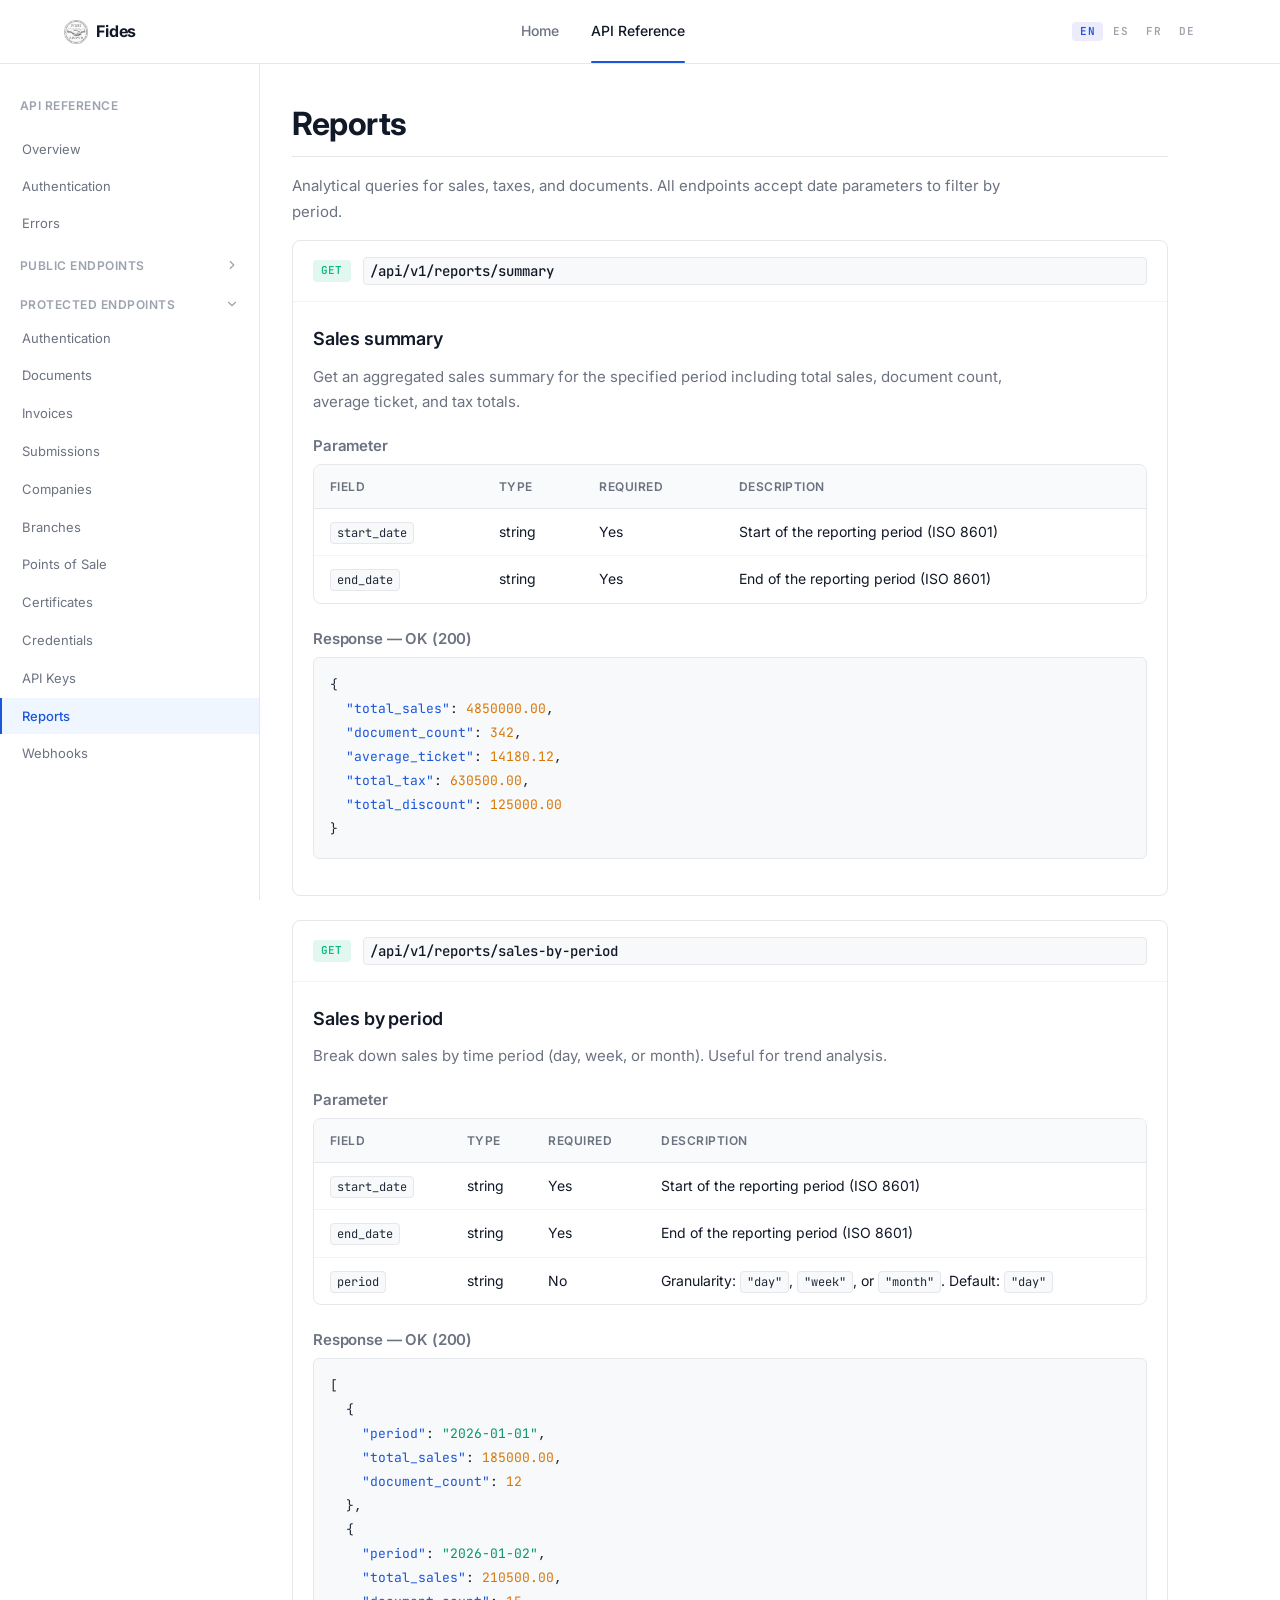
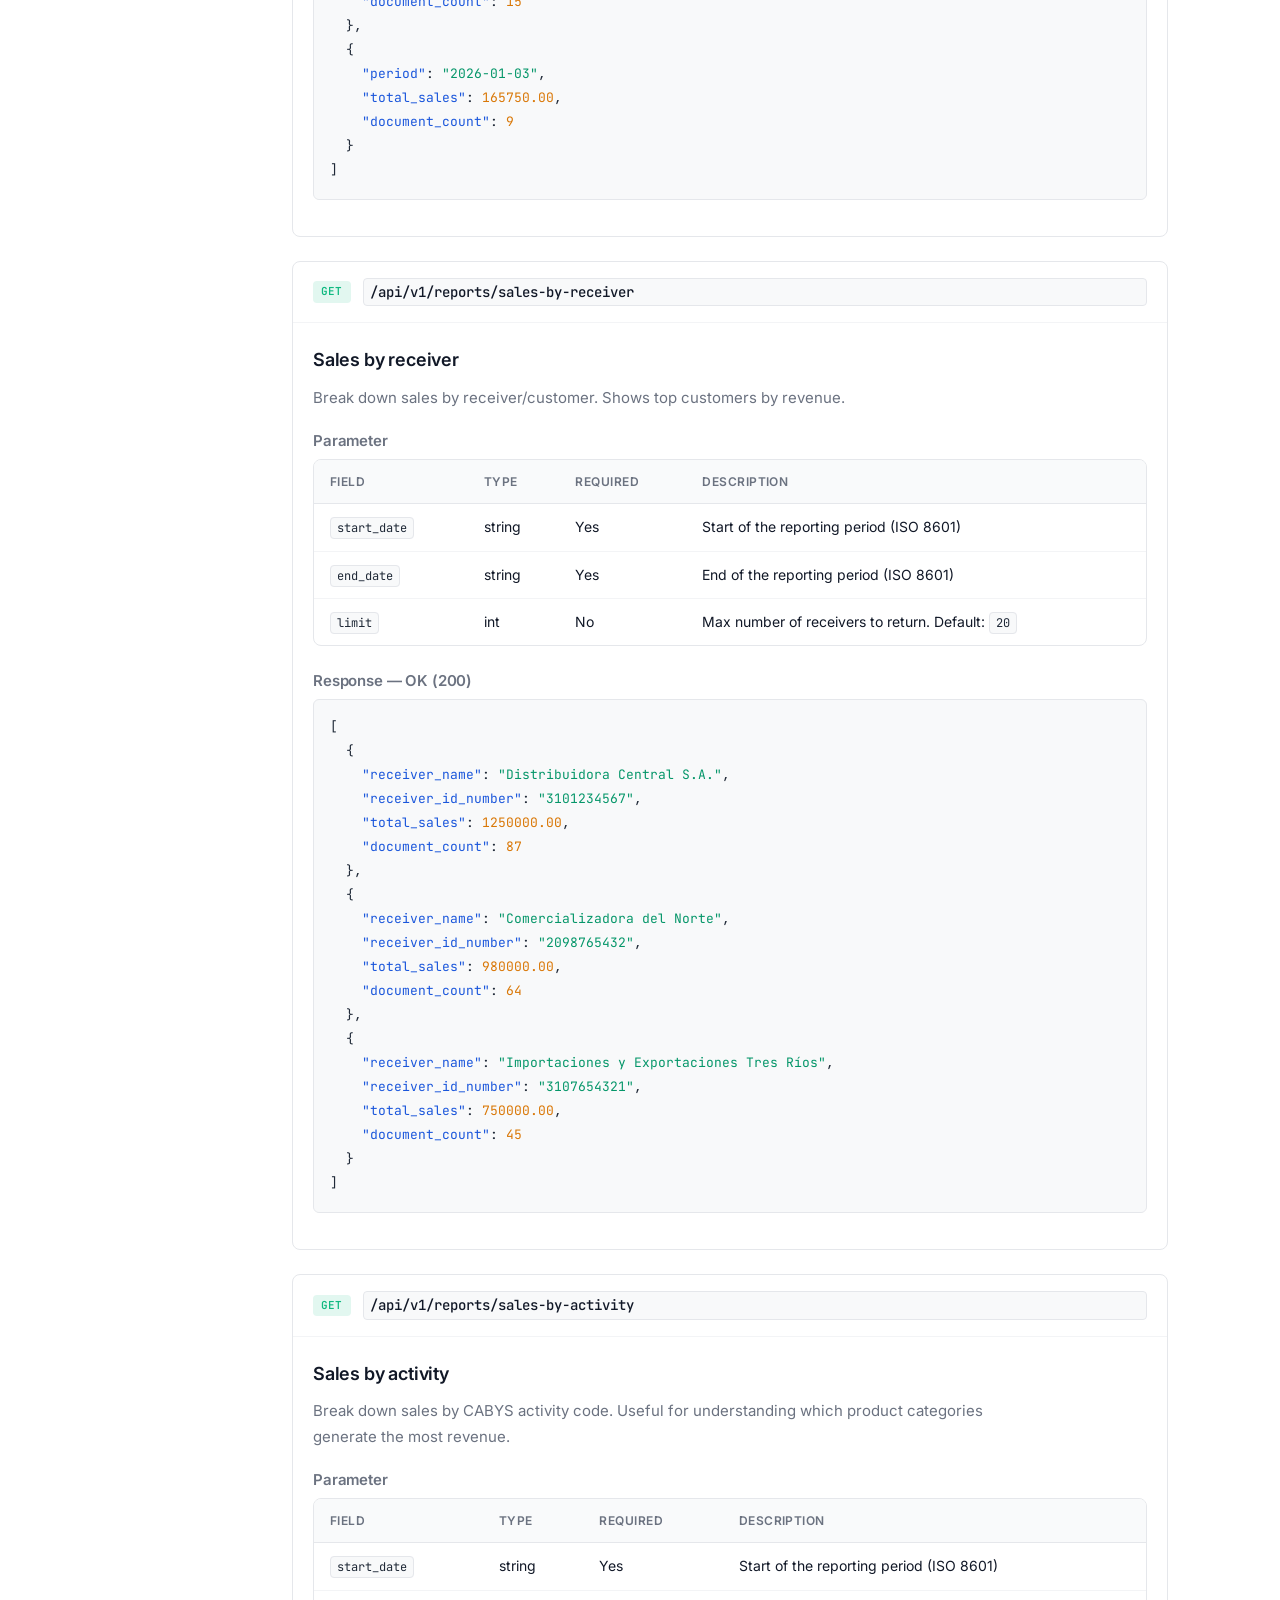
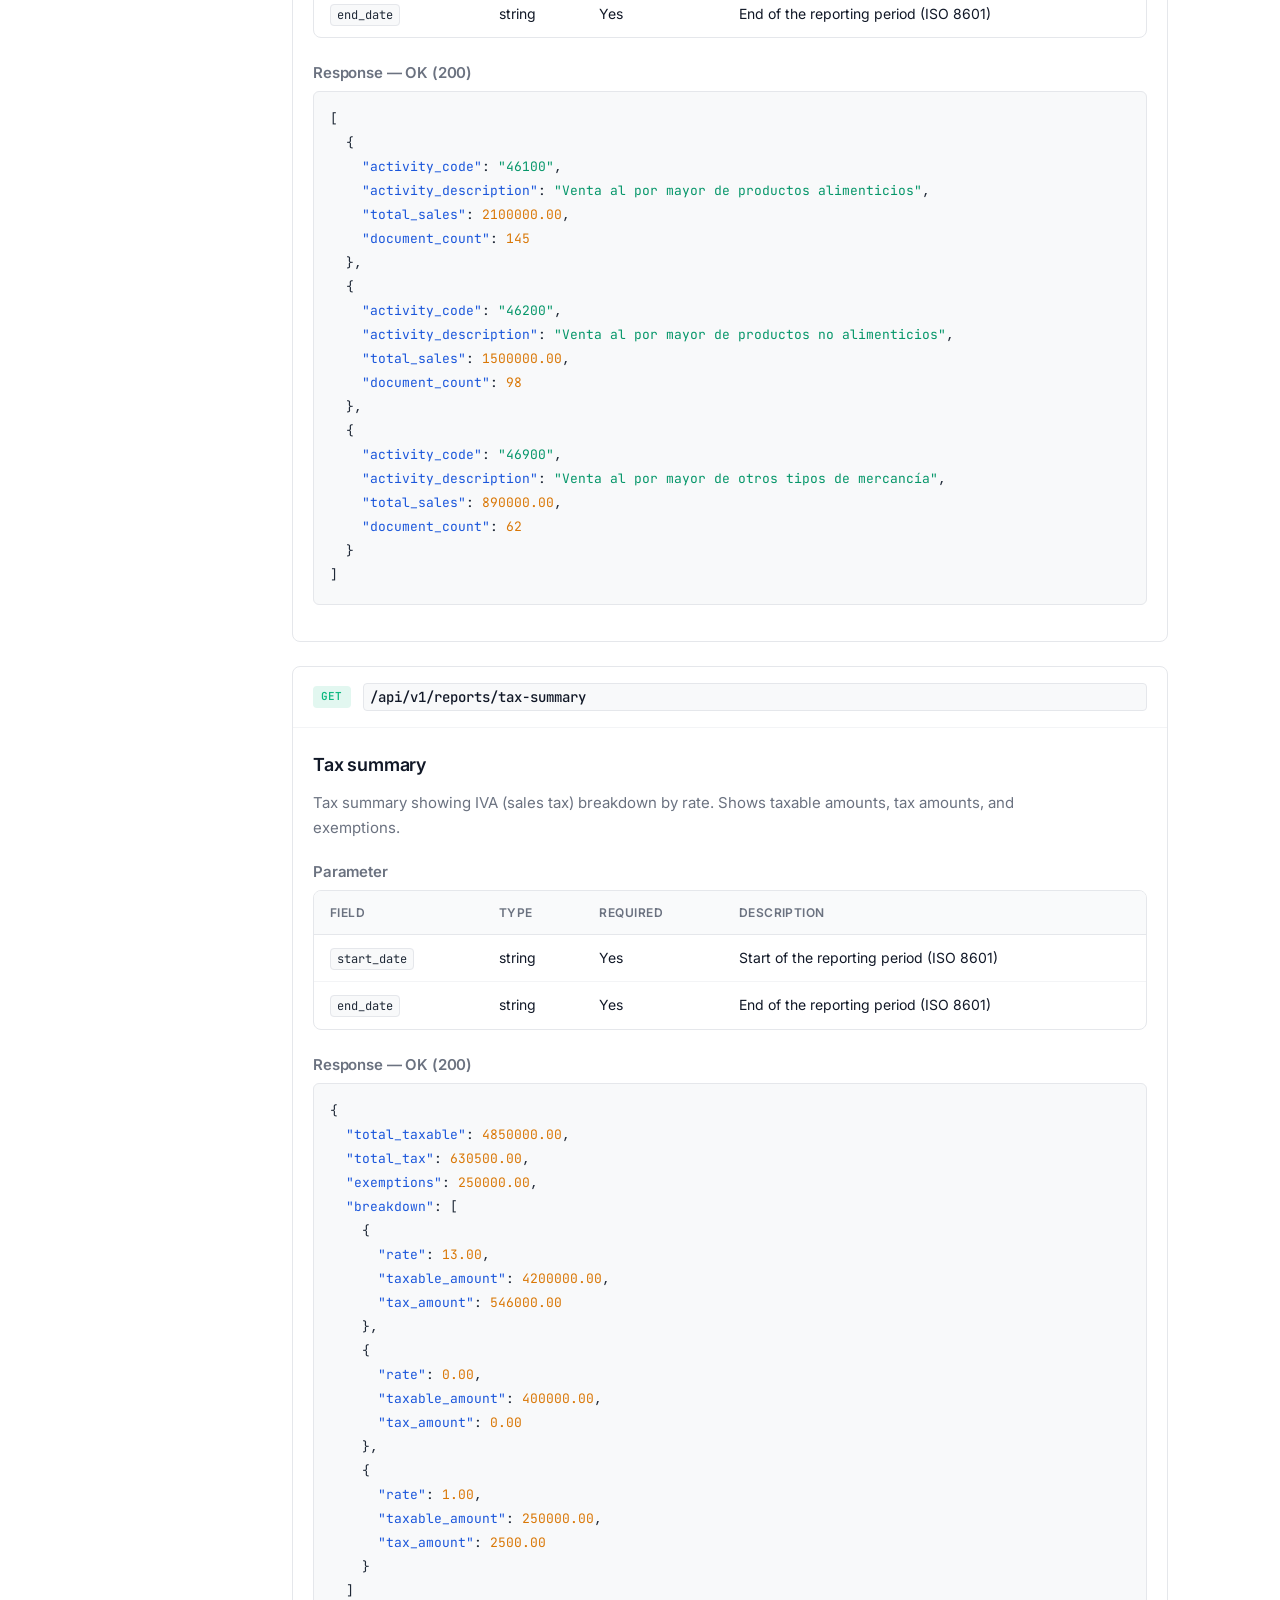
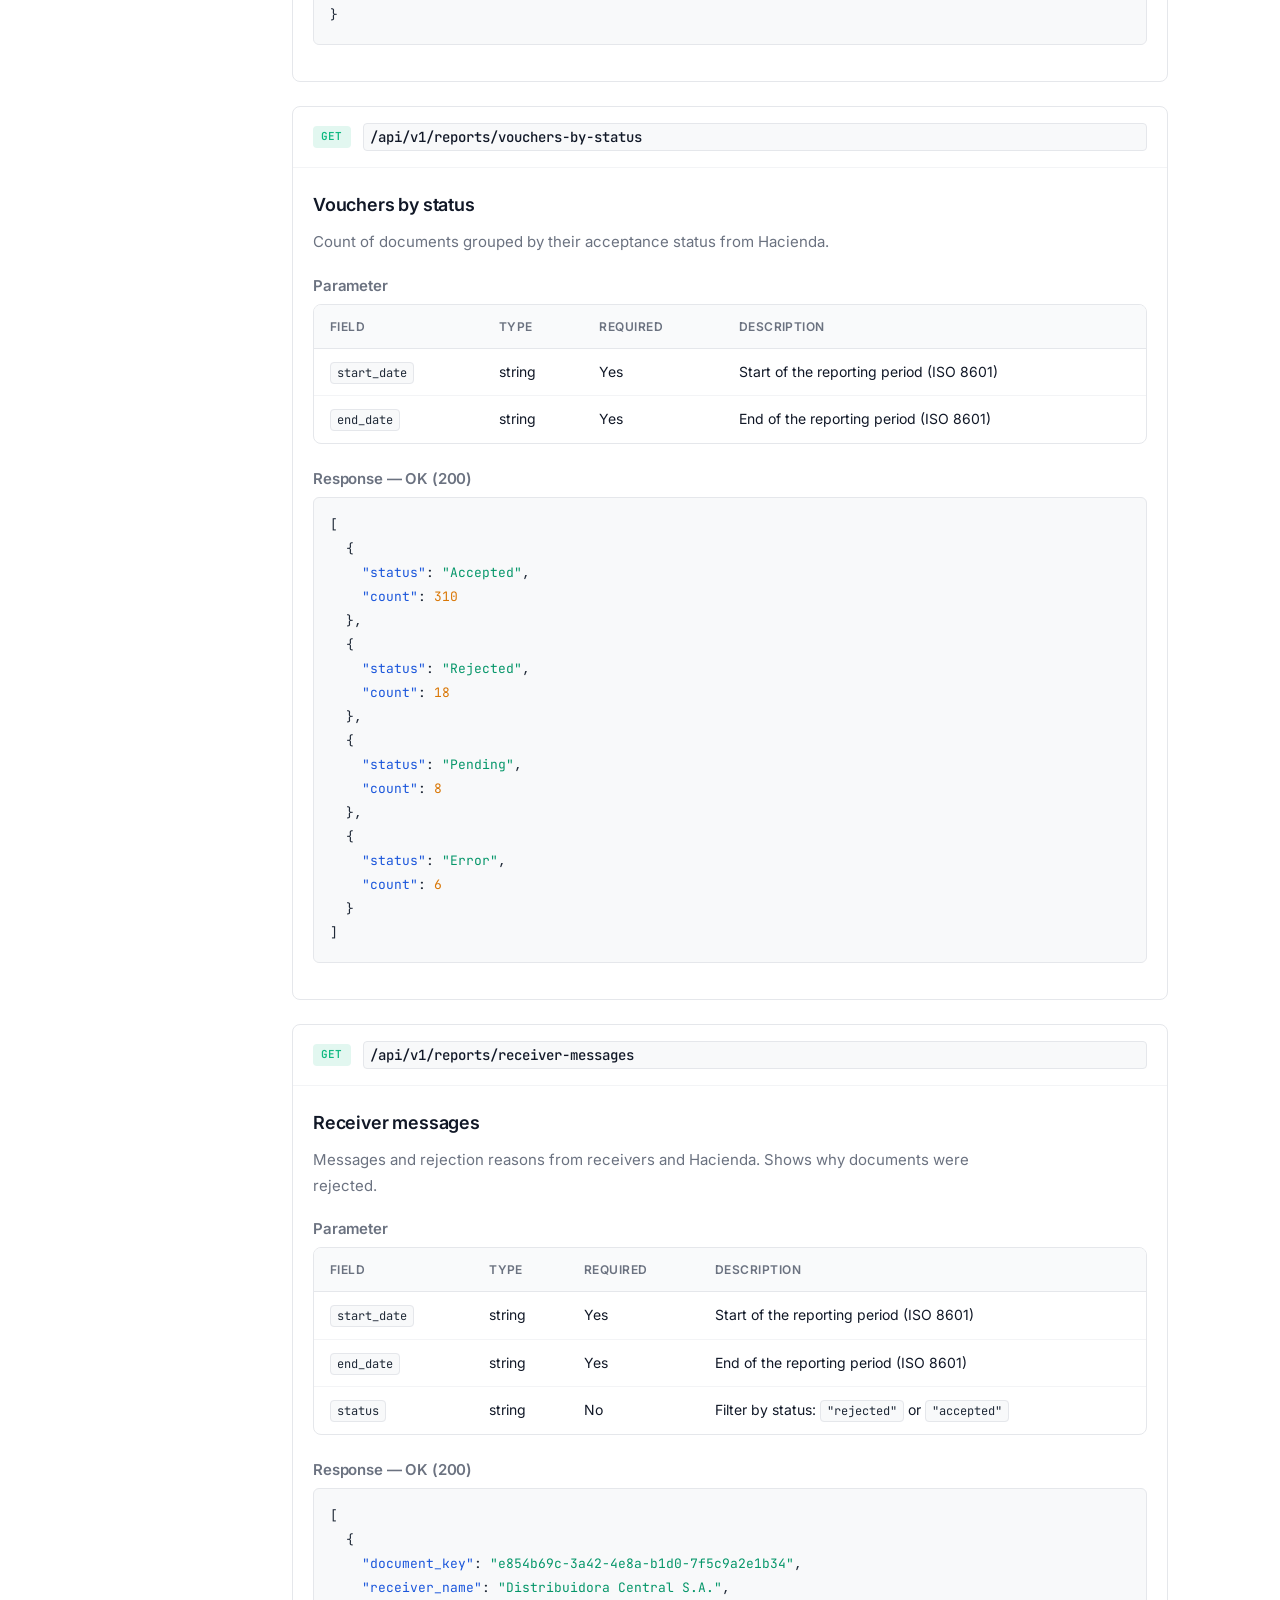
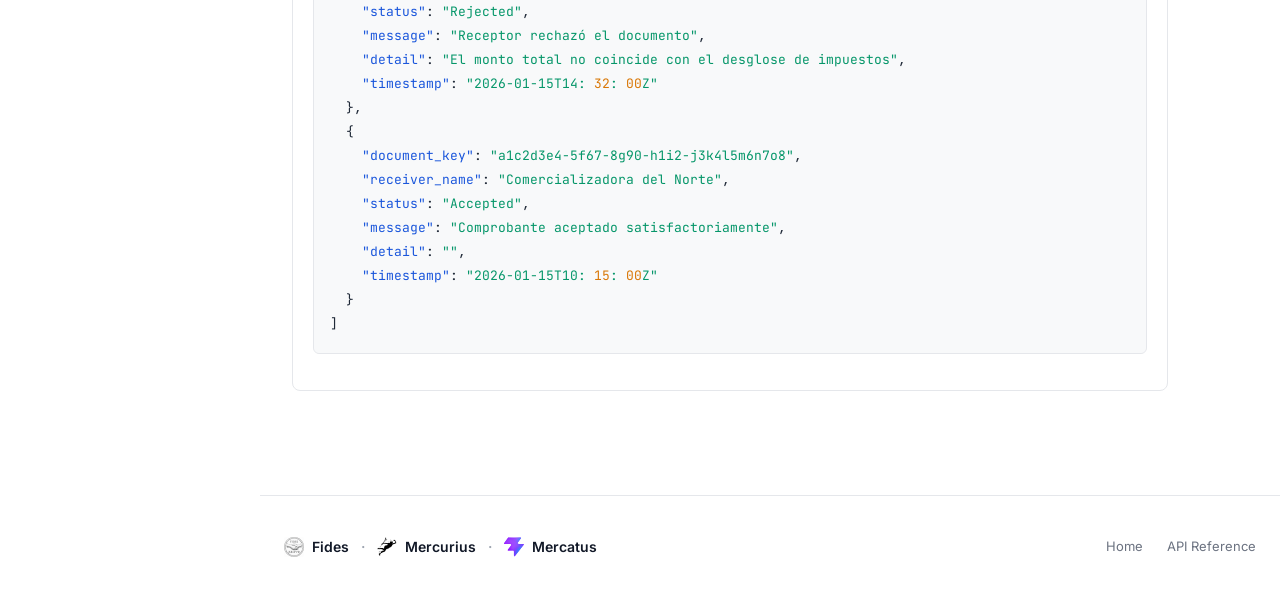
<file: api-reports.html>
<!DOCTYPE html>
<html lang="es">
<head>
  <meta charset="UTF-8">
  <meta name="viewport" content="width=device-width, initial-scale=1.0">
  <title>Fides — Reportes</title>
  <link rel="preconnect" href="https://fonts.googleapis.com">
  <link rel="preconnect" href="https://fonts.gstatic.com" crossorigin>
  <link href="https://fonts.googleapis.com/css2?family=Inter:wght@400;500;600;700&family=JetBrains+Mono:wght@400;500;700&display=swap" rel="stylesheet">
  <link rel="stylesheet" href="styles.css">
</head>
<body>
  <nav class="nav">
    <div class="nav__inner">
      <a href="index.html" class="nav__logo"><img src="assets/icon.png" alt="Fides" width="24" height="24">Fides</a>
      <div class="nav__links">
        <a href="index.html" class="nav__link" data-i18n="nav_home">Inicio</a>
        <a href="api-reference.html" class="nav__link nav__link--active" data-i18n="nav_api_reference">Referencia API</a>
      </div>
      <div class="lang-switcher">
        <button data-lang="en" class="lang-switcher__btn" title="English">EN</button>
        <button data-lang="es" class="lang-switcher__btn" title="Español">ES</button>
        <button data-lang="fr" class="lang-switcher__btn" title="Français">FR</button>
        <button data-lang="de" class="lang-switcher__btn" title="Deutsch">DE</button>
      </div>
      <button class="nav__hamburger" aria-label="Menu" aria-expanded="false">
        <svg xmlns="http://www.w3.org/2000/svg" width="24" height="24" viewBox="0 0 24 24" fill="none" stroke="currentColor" stroke-width="2" stroke-linecap="round" stroke-linejoin="round"><line x1="3" y1="12" x2="21" y2="12"></line><line x1="3" y1="6" x2="21" y2="6"></line><line x1="3" y1="18" x2="21" y2="18"></line></svg>
      </button>
    </div>
  </nav>
  <div class="nav__mobile-menu">
    <a href="index.html" class="nav__mobile-link" data-i18n="nav_home">Inicio</a>
    <a href="api-reference.html" class="nav__mobile-link" data-i18n="nav_api_reference">Referencia API</a>
    <div class="lang-switcher" style="display:flex;justify-content:center;margin:12px 0;">
      <button data-lang="en" class="lang-switcher__btn" title="English">EN</button>
      <button data-lang="es" class="lang-switcher__btn" title="Español">ES</button>
      <button data-lang="fr" class="lang-switcher__btn" title="Français">FR</button>
      <button data-lang="de" class="lang-switcher__btn" title="Deutsch">DE</button>
    </div>
  </div>

  <div class="api-layout">
    <aside class="api-sidebar" id="sidebar">
      <div class="api-sidebar__group">
        <div class="api-sidebar__heading" data-i18n="api_sidebar_title">Referencia API</div>
        <div class="api-sidebar__links">
          <div style="padding: 4px 20px; font-size: 12px; color: var(--text-tertiary);">
            <span data-i18n="api_sidebar_base_url">Base URL:</span>
            <code style="color: var(--accent-primary);">/api/v1</code>
          </div>
        </div>
      </div>
      <div class="api-sidebar__group">
        <a href="index.html#overview" class="api-sidebar__link" data-i18n="api_sidebar_overview">Descripción General</a>
        <a href="index.html#authentication" class="api-sidebar__link" data-i18n="api_sidebar_authentication">Autenticación</a>
        <a href="index.html#errors" class="api-sidebar__link" data-i18n="api_sidebar_errors">Errores</a>
      </div>
      <div class="api-sidebar__group">
        <button class="api-sidebar__heading" onclick="this.classList.toggle('collapsed'); this.nextElementSibling.classList.toggle('hidden')">
          <span data-i18n="api_sidebar_public">Endpoints Públicos</span>
          <svg xmlns="http://www.w3.org/2000/svg" width="14" height="14" viewBox="0 0 24 24" fill="none" stroke="currentColor" stroke-width="2" stroke-linecap="round" stroke-linejoin="round"><polyline points="6 9 12 15 18 9"></polyline></svg>
        </button>
        <div class="api-sidebar__links">
          <a href="api-public.html" class="api-sidebar__link" data-i18n="api_sidebar_health">Salud</a>
        </div>
      </div>
      <div class="api-sidebar__group">
        <button class="api-sidebar__heading" onclick="this.classList.toggle('collapsed'); this.nextElementSibling.classList.toggle('hidden')">
          <span data-i18n="api_sidebar_protected">Endpoints Protegidos</span>
          <svg xmlns="http://www.w3.org/2000/svg" width="14" height="14" viewBox="0 0 24 24" fill="none" stroke="currentColor" stroke-width="2" stroke-linecap="round" stroke-linejoin="round"><polyline points="6 9 12 15 18 9"></polyline></svg>
        </button>
        <div class="api-sidebar__links">
          <a href="api-auth.html" class="api-sidebar__link" data-i18n="api_sidebar_auth">Autenticación</a>
          <a href="api-documents.html" class="api-sidebar__link" data-i18n="api_sidebar_documents">Documentos</a>
          <a href="api-invoices.html" class="api-sidebar__link" data-i18n="api_sidebar_invoices">Facturas</a>
          <a href="api-submissions.html" class="api-sidebar__link" data-i18n="api_sidebar_submissions">Envíos</a>
          <a href="api-companies.html" class="api-sidebar__link" data-i18n="api_sidebar_companies">Empresas</a>
          <a href="api-branches.html" class="api-sidebar__link" data-i18n="api_sidebar_branches">Sucursales</a>
          <a href="api-pos.html" class="api-sidebar__link" data-i18n="api_sidebar_pos">Puntos de Venta</a>
          <a href="api-certificates.html" class="api-sidebar__link" data-i18n="api_sidebar_certificates">Certificados</a>
          <a href="api-credentials.html" class="api-sidebar__link" data-i18n="api_sidebar_credentials">Credenciales</a>
          <a href="api-api-keys.html" class="api-sidebar__link" data-i18n="api_sidebar_api_keys">Llaves API</a>
          <a href="api-reports.html" class="api-sidebar__link api-sidebar__link--active" data-i18n="api_sidebar_reports">Reportes</a>
          <a href="api-webhooks.html" class="api-sidebar__link" data-i18n="api_sidebar_webhooks">Webhooks</a>
        </div>
      </div>
    </aside>
    <main class="api-main">
      <h1 data-i18n="api_section_reports">Reportes</h1>
      <p data-i18n="api_section_reports_desc">Consultas analíticas de ventas, impuestos y documentos. Todos los endpoints aceptan parámetros de fecha para filtrar por período.</p>

      <!-- Summary -->
      <section class="endpoint" id="summary">
        <div class="endpoint__header">
          <span class="badge badge--green">GET</span>
          <code class="endpoint__path">/api/v1/reports/summary</code>
        </div>
        <div class="endpoint__body">
          <h3 data-i18n="api_reports_summary_title">Resumen de ventas</h3>
          <p data-i18n="api_reports_summary_desc">Get an aggregated sales summary for the specified period including total sales, document count, average ticket, and tax totals.</p>
          <h4 data-i18n="api_th_parameter">Parámetros de Consulta</h4>
          <div class="table-wrapper">
            <table>
              <thead><tr><th data-i18n="api_th_field">Campo</th><th data-i18n="api_th_type">Tipo</th><th data-i18n="api_th_required">Requerido</th><th data-i18n="api_th_description">Descripción</th></tr></thead>
              <tbody>
                <tr><td><code>start_date</code></td><td>string</td><td data-i18n="api_reports_required_yes">Sí</td><td data-i18n="api_reports_param_start_date">Start of the reporting period (ISO 8601)</td></tr>
                <tr><td><code>end_date</code></td><td>string</td><td data-i18n="api_reports_required_yes">Sí</td><td data-i18n="api_reports_param_end_date">End of the reporting period (ISO 8601)</td></tr>
              </tbody>
            </table>
          </div>
          <h4 data-i18n="api_reports_response_ok">Response — OK (200)</h4>
          <pre><code>{
  "total_sales": 4850000.00,
  "document_count": 342,
  "average_ticket": 14180.12,
  "total_tax": 630500.00,
  "total_discount": 125000.00
}</code></pre>
        </div>
      </section>

      <!-- Sales by Period -->
      <section class="endpoint" id="sales-by-period">
        <div class="endpoint__header">
          <span class="badge badge--green">GET</span>
          <code class="endpoint__path">/api/v1/reports/sales-by-period</code>
        </div>
        <div class="endpoint__body">
          <h3 data-i18n="api_reports_period_title">Ventas por período</h3>
          <p data-i18n="api_reports_period_desc">Break down sales by time period (day, week, or month). Useful for trend analysis.</p>
          <h4 data-i18n="api_th_parameter">Parámetros de Consulta</h4>
          <div class="table-wrapper">
            <table>
              <thead><tr><th data-i18n="api_th_field">Campo</th><th data-i18n="api_th_type">Tipo</th><th data-i18n="api_th_required">Requerido</th><th data-i18n="api_th_description">Descripción</th></tr></thead>
              <tbody>
                <tr><td><code>start_date</code></td><td>string</td><td data-i18n="api_reports_required_yes">Sí</td><td data-i18n="api_reports_param_start_date">Start of the reporting period (ISO 8601)</td></tr>
                <tr><td><code>end_date</code></td><td>string</td><td data-i18n="api_reports_required_yes">Sí</td><td data-i18n="api_reports_param_end_date">End of the reporting period (ISO 8601)</td></tr>
                <tr><td><code>period</code></td><td>string</td><td data-i18n="api_reports_required_no">No</td><td data-i18n-html="api_reports_period_param_period">Granularity: <code>"day"</code>, <code>"week"</code>, or <code>"month"</code>. Default: <code>"day"</code></td></tr>
              </tbody>
            </table>
          </div>
          <h4 data-i18n="api_reports_response_ok">Response — OK (200)</h4>
          <pre><code>[
  {
    "period": "2026-01-01",
    "total_sales": 185000.00,
    "document_count": 12
  },
  {
    "period": "2026-01-02",
    "total_sales": 210500.00,
    "document_count": 15
  },
  {
    "period": "2026-01-03",
    "total_sales": 165750.00,
    "document_count": 9
  }
]</code></pre>
        </div>
      </section>

      <!-- Sales by Receiver -->
      <section class="endpoint" id="sales-by-receiver">
        <div class="endpoint__header">
          <span class="badge badge--green">GET</span>
          <code class="endpoint__path">/api/v1/reports/sales-by-receiver</code>
        </div>
        <div class="endpoint__body">
          <h3 data-i18n="api_reports_receiver_title">Ventas por receptor</h3>
          <p data-i18n="api_reports_receiver_desc">Break down sales by receiver/customer. Shows top customers by revenue.</p>
          <h4 data-i18n="api_th_parameter">Parámetros de Consulta</h4>
          <div class="table-wrapper">
            <table>
              <thead><tr><th data-i18n="api_th_field">Campo</th><th data-i18n="api_th_type">Tipo</th><th data-i18n="api_th_required">Requerido</th><th data-i18n="api_th_description">Descripción</th></tr></thead>
              <tbody>
                <tr><td><code>start_date</code></td><td>string</td><td data-i18n="api_reports_required_yes">Sí</td><td data-i18n="api_reports_param_start_date">Start of the reporting period (ISO 8601)</td></tr>
                <tr><td><code>end_date</code></td><td>string</td><td data-i18n="api_reports_required_yes">Sí</td><td data-i18n="api_reports_param_end_date">End of the reporting period (ISO 8601)</td></tr>
                <tr><td><code>limit</code></td><td>int</td><td data-i18n="api_reports_required_no">No</td><td data-i18n-html="api_reports_receiver_param_limit">Max number of receivers to return. Default: <code>20</code></td></tr>
              </tbody>
            </table>
          </div>
          <h4 data-i18n="api_reports_response_ok">Response — OK (200)</h4>
          <pre><code>[
  {
    "receiver_name": "Distribuidora Central S.A.",
    "receiver_id_number": "3101234567",
    "total_sales": 1250000.00,
    "document_count": 87
  },
  {
    "receiver_name": "Comercializadora del Norte",
    "receiver_id_number": "2098765432",
    "total_sales": 980000.00,
    "document_count": 64
  },
  {
    "receiver_name": "Importaciones y Exportaciones Tres Ríos",
    "receiver_id_number": "3107654321",
    "total_sales": 750000.00,
    "document_count": 45
  }
]</code></pre>
        </div>
      </section>

      <!-- Sales by Activity -->
      <section class="endpoint" id="sales-by-activity">
        <div class="endpoint__header">
          <span class="badge badge--green">GET</span>
          <code class="endpoint__path">/api/v1/reports/sales-by-activity</code>
        </div>
        <div class="endpoint__body">
          <h3 data-i18n="api_reports_activity_title">Ventas por actividad</h3>
          <p data-i18n="api_reports_activity_desc">Break down sales by CABYS activity code. Useful for understanding which product categories generate the most revenue.</p>
          <h4 data-i18n="api_th_parameter">Parámetros de Consulta</h4>
          <div class="table-wrapper">
            <table>
              <thead><tr><th data-i18n="api_th_field">Campo</th><th data-i18n="api_th_type">Tipo</th><th data-i18n="api_th_required">Requerido</th><th data-i18n="api_th_description">Descripción</th></tr></thead>
              <tbody>
                <tr><td><code>start_date</code></td><td>string</td><td data-i18n="api_reports_required_yes">Sí</td><td data-i18n="api_reports_param_start_date">Start of the reporting period (ISO 8601)</td></tr>
                <tr><td><code>end_date</code></td><td>string</td><td data-i18n="api_reports_required_yes">Sí</td><td data-i18n="api_reports_param_end_date">End of the reporting period (ISO 8601)</td></tr>
              </tbody>
            </table>
          </div>
          <h4 data-i18n="api_reports_response_ok">Response — OK (200)</h4>
          <pre><code>[
  {
    "activity_code": "46100",
    "activity_description": "Venta al por mayor de productos alimenticios",
    "total_sales": 2100000.00,
    "document_count": 145
  },
  {
    "activity_code": "46200",
    "activity_description": "Venta al por mayor de productos no alimenticios",
    "total_sales": 1500000.00,
    "document_count": 98
  },
  {
    "activity_code": "46900",
    "activity_description": "Venta al por mayor de otros tipos de mercancía",
    "total_sales": 890000.00,
    "document_count": 62
  }
]</code></pre>
        </div>
      </section>

      <!-- Tax Summary -->
      <section class="endpoint" id="tax-summary">
        <div class="endpoint__header">
          <span class="badge badge--green">GET</span>
          <code class="endpoint__path">/api/v1/reports/tax-summary</code>
        </div>
        <div class="endpoint__body">
          <h3 data-i18n="api_reports_tax_title">Resumen de impuestos</h3>
          <p data-i18n="api_reports_tax_desc">Tax summary showing IVA (sales tax) breakdown by rate. Shows taxable amounts, tax amounts, and exemptions.</p>
          <h4 data-i18n="api_th_parameter">Parámetros de Consulta</h4>
          <div class="table-wrapper">
            <table>
              <thead><tr><th data-i18n="api_th_field">Campo</th><th data-i18n="api_th_type">Tipo</th><th data-i18n="api_th_required">Requerido</th><th data-i18n="api_th_description">Descripción</th></tr></thead>
              <tbody>
                <tr><td><code>start_date</code></td><td>string</td><td data-i18n="api_reports_required_yes">Sí</td><td data-i18n="api_reports_param_start_date">Start of the reporting period (ISO 8601)</td></tr>
                <tr><td><code>end_date</code></td><td>string</td><td data-i18n="api_reports_required_yes">Sí</td><td data-i18n="api_reports_param_end_date">End of the reporting period (ISO 8601)</td></tr>
              </tbody>
            </table>
          </div>
          <h4 data-i18n="api_reports_response_ok">Response — OK (200)</h4>
          <pre><code>{
  "total_taxable": 4850000.00,
  "total_tax": 630500.00,
  "exemptions": 250000.00,
  "breakdown": [
    {
      "rate": 13.00,
      "taxable_amount": 4200000.00,
      "tax_amount": 546000.00
    },
    {
      "rate": 0.00,
      "taxable_amount": 400000.00,
      "tax_amount": 0.00
    },
    {
      "rate": 1.00,
      "taxable_amount": 250000.00,
      "tax_amount": 2500.00
    }
  ]
}</code></pre>
        </div>
      </section>

      <!-- Vouchers by Status -->
      <section class="endpoint" id="vouchers-by-status">
        <div class="endpoint__header">
          <span class="badge badge--green">GET</span>
          <code class="endpoint__path">/api/v1/reports/vouchers-by-status</code>
        </div>
        <div class="endpoint__body">
          <h3 data-i18n="api_reports_vouchers_title">Comprobantes por estado</h3>
          <p data-i18n="api_reports_vouchers_desc">Count of documents grouped by their acceptance status from Hacienda.</p>
          <h4 data-i18n="api_th_parameter">Parámetros de Consulta</h4>
          <div class="table-wrapper">
            <table>
              <thead><tr><th data-i18n="api_th_field">Campo</th><th data-i18n="api_th_type">Tipo</th><th data-i18n="api_th_required">Requerido</th><th data-i18n="api_th_description">Descripción</th></tr></thead>
              <tbody>
                <tr><td><code>start_date</code></td><td>string</td><td data-i18n="api_reports_required_yes">Sí</td><td data-i18n="api_reports_param_start_date">Start of the reporting period (ISO 8601)</td></tr>
                <tr><td><code>end_date</code></td><td>string</td><td data-i18n="api_reports_required_yes">Sí</td><td data-i18n="api_reports_param_end_date">End of the reporting period (ISO 8601)</td></tr>
              </tbody>
            </table>
          </div>
          <h4 data-i18n="api_reports_response_ok">Response — OK (200)</h4>
          <pre><code>[
  {
    "status": "Accepted",
    "count": 310
  },
  {
    "status": "Rejected",
    "count": 18
  },
  {
    "status": "Pending",
    "count": 8
  },
  {
    "status": "Error",
    "count": 6
  }
]</code></pre>
        </div>
      </section>

      <!-- Receiver Messages -->
      <section class="endpoint" id="receiver-messages">
        <div class="endpoint__header">
          <span class="badge badge--green">GET</span>
          <code class="endpoint__path">/api/v1/reports/receiver-messages</code>
        </div>
        <div class="endpoint__body">
          <h3 data-i18n="api_reports_receiver_msg_title">Mensajes del receptor</h3>
          <p data-i18n="api_reports_receiver_msg_desc">Messages and rejection reasons from receivers and Hacienda. Shows why documents were rejected.</p>
          <h4 data-i18n="api_th_parameter">Parámetros de Consulta</h4>
          <div class="table-wrapper">
            <table>
              <thead><tr><th data-i18n="api_th_field">Campo</th><th data-i18n="api_th_type">Tipo</th><th data-i18n="api_th_required">Requerido</th><th data-i18n="api_th_description">Descripción</th></tr></thead>
              <tbody>
                <tr><td><code>start_date</code></td><td>string</td><td data-i18n="api_reports_required_yes">Sí</td><td data-i18n="api_reports_param_start_date">Start of the reporting period (ISO 8601)</td></tr>
                <tr><td><code>end_date</code></td><td>string</td><td data-i18n="api_reports_required_yes">Sí</td><td data-i18n="api_reports_param_end_date">End of the reporting period (ISO 8601)</td></tr>
                <tr><td><code>status</code></td><td>string</td><td data-i18n="api_reports_required_no">No</td><td data-i18n-html="api_reports_receiver_msg_param_status">Filter by status: <code>"rejected"</code> or <code>"accepted"</code></td></tr>
              </tbody>
            </table>
          </div>
          <h4 data-i18n="api_reports_response_ok">Response — OK (200)</h4>
          <pre><code>[
  {
    "document_key": "e854b69c-3a42-4e8a-b1d0-7f5c9a2e1b34",
    "receiver_name": "Distribuidora Central S.A.",
    "status": "Rejected",
    "message": "Receptor rechazó el documento",
    "detail": "El monto total no coincide con el desglose de impuestos",
    "timestamp": "2026-01-15T14:32:00Z"
  },
  {
    "document_key": "a1c2d3e4-5f67-8g90-h1i2-j3k4l5m6n7o8",
    "receiver_name": "Comercializadora del Norte",
    "status": "Accepted",
    "message": "Comprobante aceptado satisfactoriamente",
    "detail": "",
    "timestamp": "2026-01-15T10:15:00Z"
  }
]</code></pre>
        </div>
      </section>

    </main>
  </div>
  <footer class="footer">
    <div class="container footer__inner">
      <div class="footer__brand"><img src="assets/icon.png" alt="Fides" width="20" height="20">Fides <span class="footer__separator">·</span> <img src="assets/Mercurius.png" alt="Mercurius" width="20" height="20"> Mercurius <span class="footer__separator">·</span> <img src="assets/Mercatus.svg" alt="Mercatus" width="20" height="20"> Mercatus</div>
      <div class="footer__links">
        <a href="index.html" class="footer__link" data-i18n="nav_home">Inicio</a>
        <a href="api-reference.html" class="footer__link" data-i18n="nav_api_reference">Referencia API</a>
      </div>
    </div>
  </footer>
  <script src="i18n.js"></script>
  <script src="nav.js"></script>
</body>
</html>
</file>
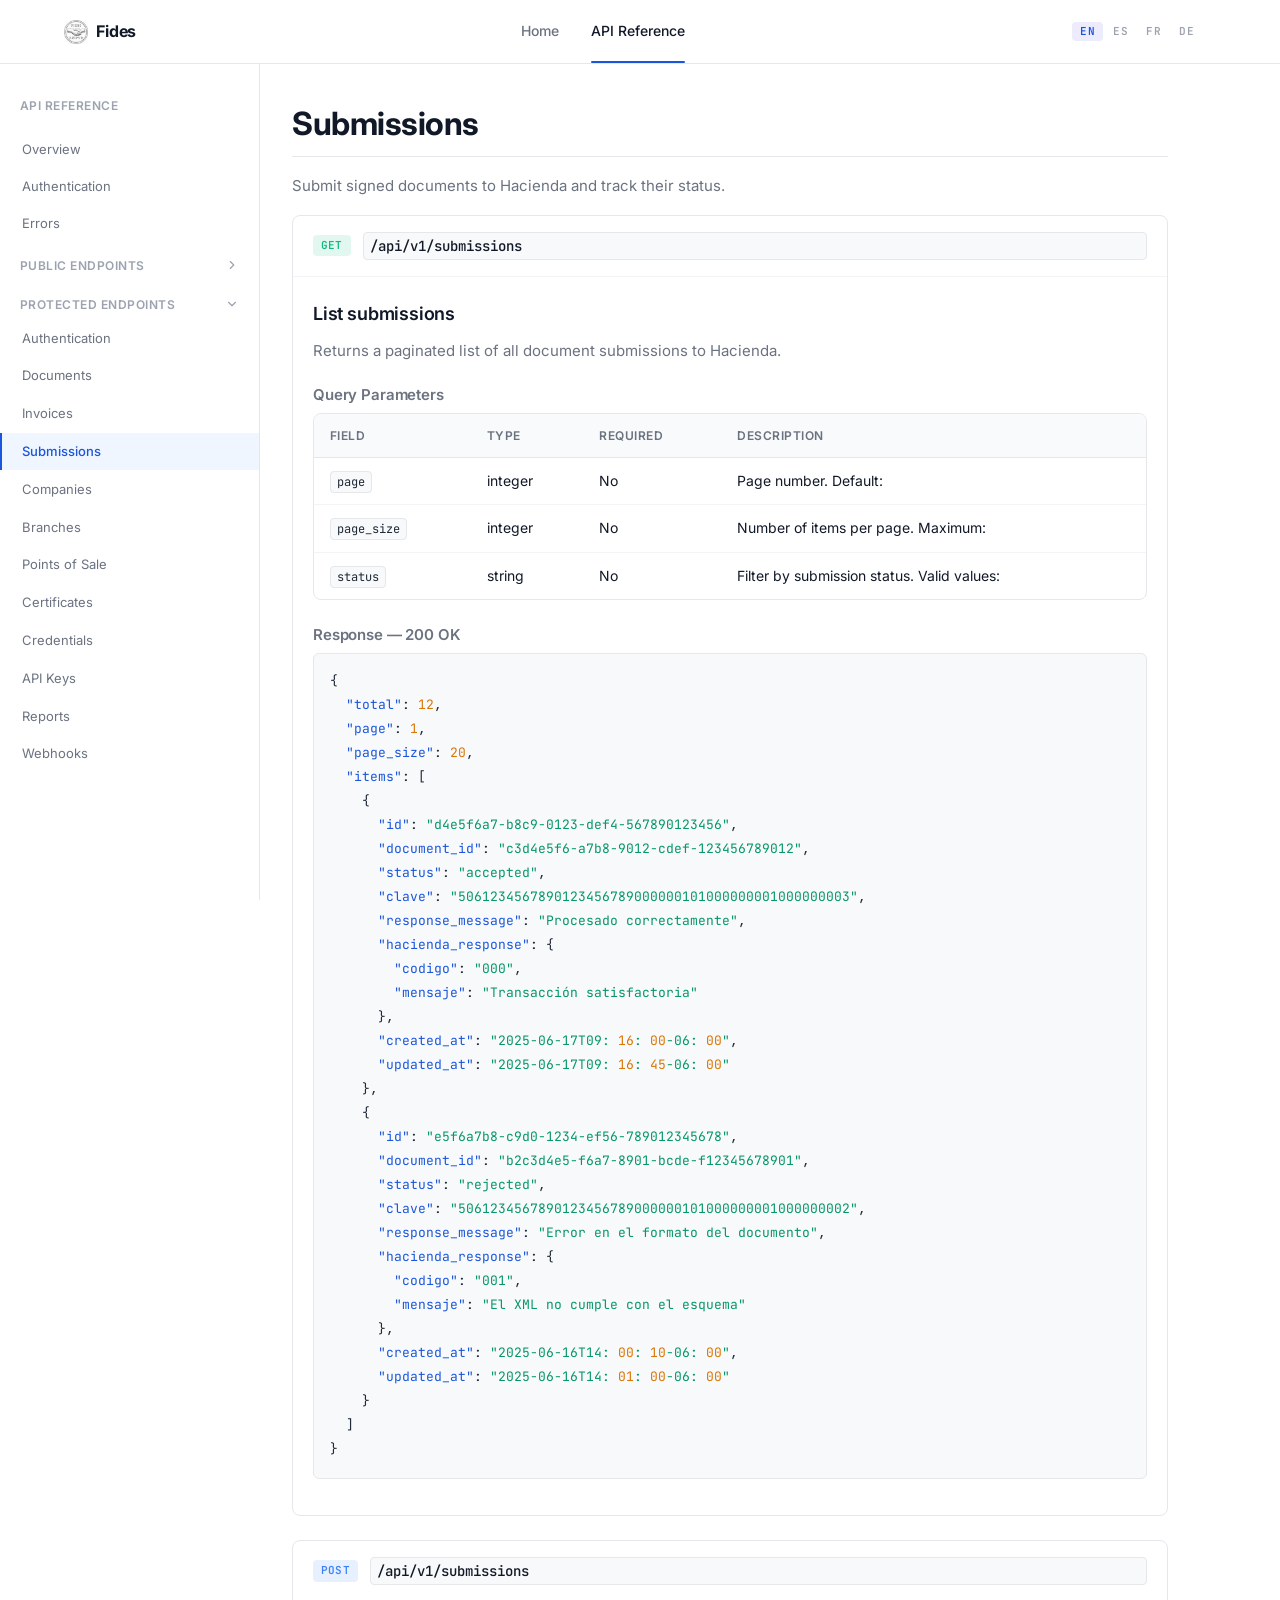
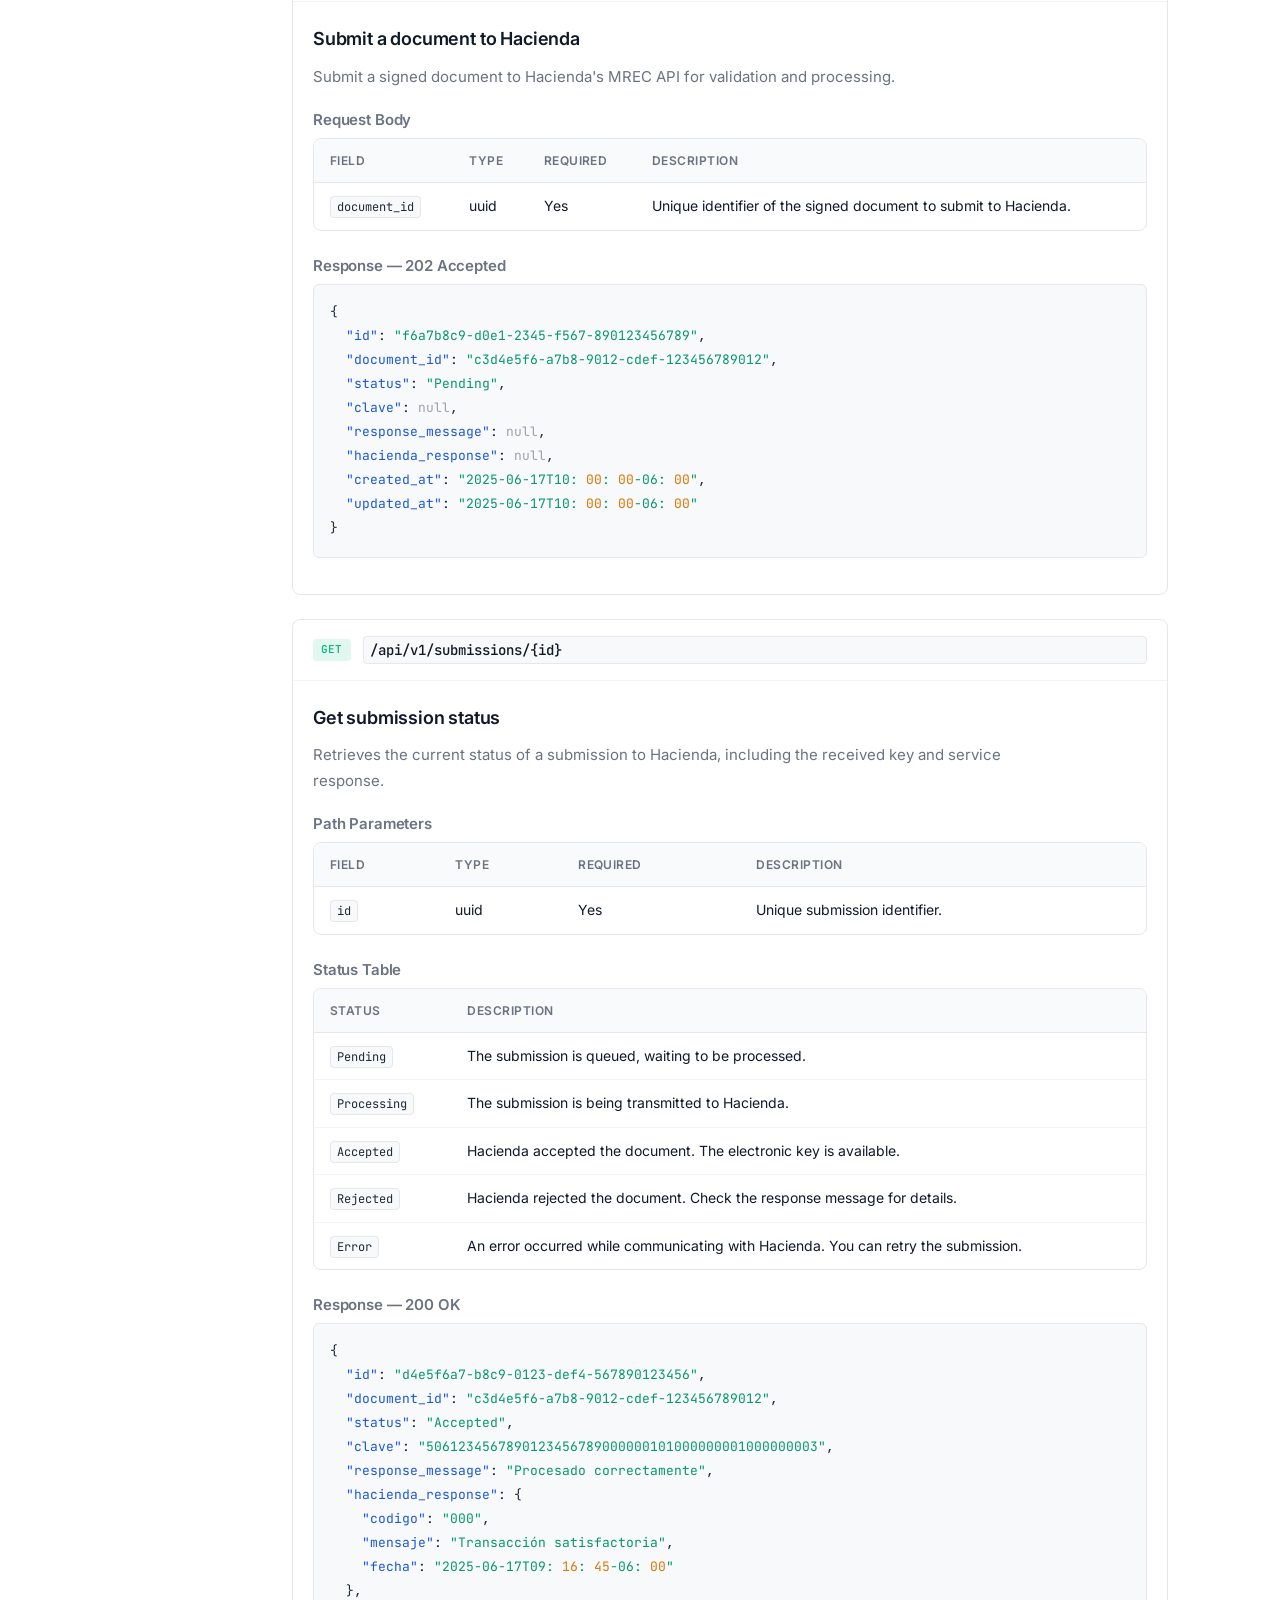
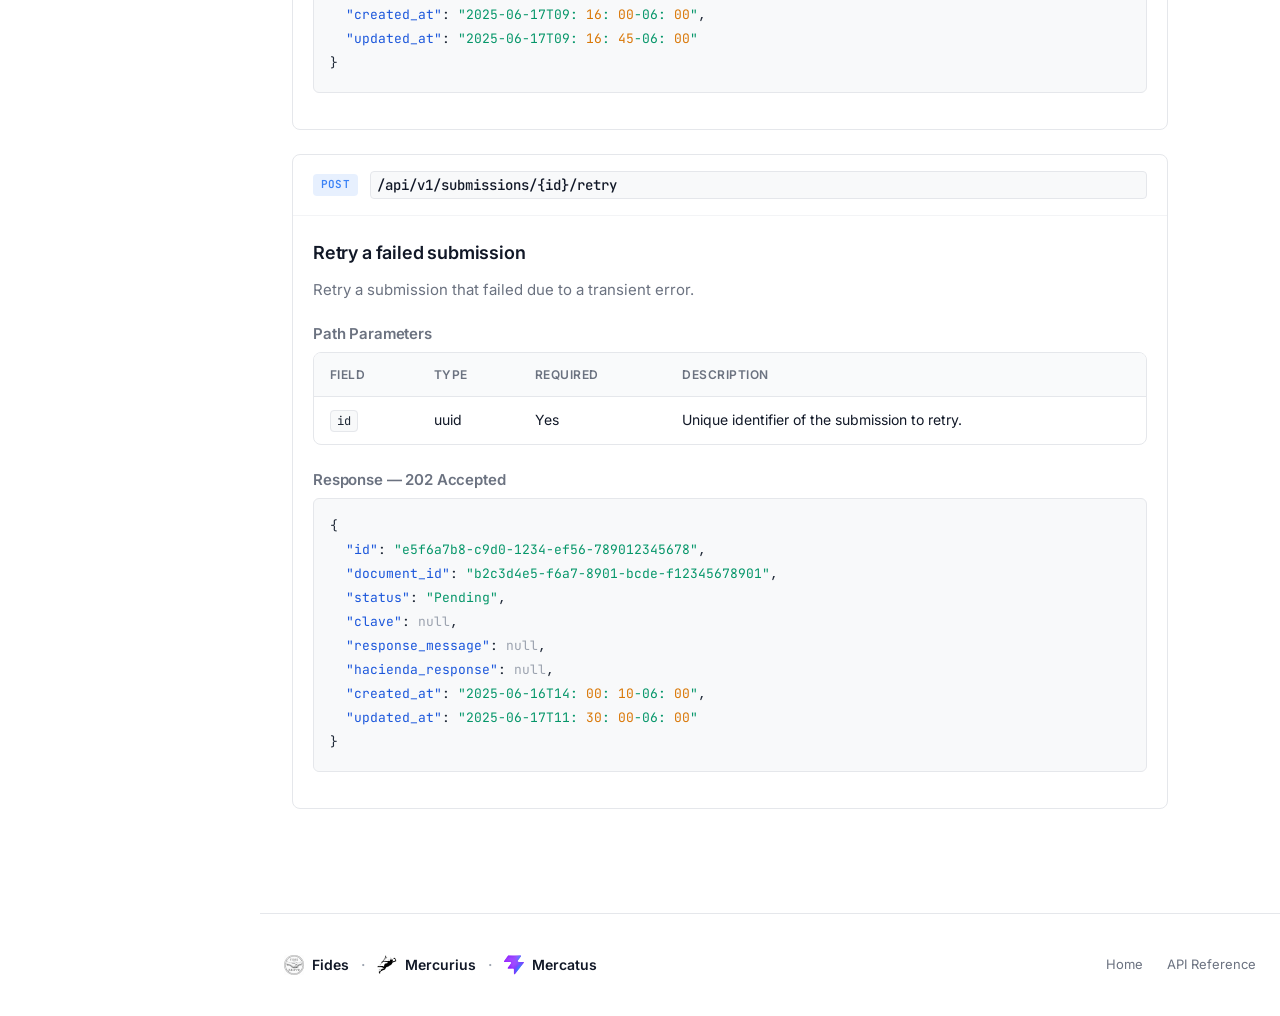
<file: api-submissions.html>
<!DOCTYPE html>
<html lang="es">
<head>
  <meta charset="UTF-8">
  <meta name="viewport" content="width=device-width, initial-scale=1.0">
  <title>Fides — Envíos</title>
  <link rel="preconnect" href="https://fonts.googleapis.com">
  <link rel="preconnect" href="https://fonts.gstatic.com" crossorigin>
  <link href="https://fonts.googleapis.com/css2?family=Inter:wght@400;500;600;700&family=JetBrains+Mono:wght@400;500;700&display=swap" rel="stylesheet">
  <link rel="stylesheet" href="styles.css">
</head>
<body>
  <nav class="nav">
    <div class="nav__inner">
      <a href="index.html" class="nav__logo">
        <img src="assets/icon.png" alt="Fides" width="24" height="24">Fides
      </a>
      <div class="nav__links">
        <a href="index.html" class="nav__link" data-i18n="nav_home">Inicio</a>
        <a href="api-reference.html" class="nav__link nav__link--active" data-i18n="nav_api_reference">Referencia API</a>
      </div>
      <div class="lang-switcher">
        <button data-lang="en" class="lang-switcher__btn" title="English">EN</button>
        <button data-lang="es" class="lang-switcher__btn" title="Español">ES</button>
        <button data-lang="fr" class="lang-switcher__btn" title="Français">FR</button>
        <button data-lang="de" class="lang-switcher__btn" title="Deutsch">DE</button>
      </div>
      <button class="nav__hamburger" aria-label="Menu" aria-expanded="false">
        <svg xmlns="http://www.w3.org/2000/svg" width="24" height="24" viewBox="0 0 24 24" fill="none" stroke="currentColor" stroke-width="2" stroke-linecap="round" stroke-linejoin="round"><line x1="3" y1="12" x2="21" y2="12"></line><line x1="3" y1="6" x2="21" y2="6"></line><line x1="3" y1="18" x2="21" y2="18"></line></svg>
      </button>
    </div>
  </nav>
  <div class="nav__mobile-menu">
    <a href="index.html" class="nav__mobile-link" data-i18n="nav_home">Inicio</a>
    <a href="api-reference.html" class="nav__mobile-link" data-i18n="nav_api_reference">Referencia API</a>
    <div class="lang-switcher" style="display:flex;justify-content:center;margin:12px 0;">
      <button data-lang="en" class="lang-switcher__btn" title="English">EN</button>
      <button data-lang="es" class="lang-switcher__btn" title="Español">ES</button>
      <button data-lang="fr" class="lang-switcher__btn" title="Français">FR</button>
      <button data-lang="de" class="lang-switcher__btn" title="Deutsch">DE</button>
    </div>
  </div>

  <div class="api-layout">
    <aside class="api-sidebar" id="sidebar">
      <div class="api-sidebar__group">
        <div class="api-sidebar__heading" data-i18n="api_sidebar_title">Referencia API</div>
        <div class="api-sidebar__links">
          <div style="padding: 4px 20px; font-size: 12px; color: var(--text-tertiary);">
            <span data-i18n="api_sidebar_base_url">Base URL:</span>
            <code style="color: var(--accent-primary);">/api/v1</code>
          </div>
        </div>
      </div>
      <div class="api-sidebar__group">
        <a href="index.html#overview" class="api-sidebar__link" data-i18n="api_sidebar_overview">Descripción General</a>
        <a href="index.html#authentication" class="api-sidebar__link" data-i18n="api_sidebar_authentication">Autenticación</a>
        <a href="index.html#errors" class="api-sidebar__link" data-i18n="api_sidebar_errors">Errores</a>
      </div>
      <div class="api-sidebar__group">
        <button class="api-sidebar__heading" onclick="this.classList.toggle('collapsed'); this.nextElementSibling.classList.toggle('hidden')">
          <span data-i18n="api_sidebar_public">Endpoints Públicos</span>
          <svg xmlns="http://www.w3.org/2000/svg" width="14" height="14" viewBox="0 0 24 24" fill="none" stroke="currentColor" stroke-width="2" stroke-linecap="round" stroke-linejoin="round"><polyline points="6 9 12 15 18 9"></polyline></svg>
        </button>
        <div class="api-sidebar__links">
          <a href="api-public.html" class="api-sidebar__link" data-i18n="api_sidebar_health">Salud</a>
        </div>
      </div>
      <div class="api-sidebar__group">
        <button class="api-sidebar__heading" onclick="this.classList.toggle('collapsed'); this.nextElementSibling.classList.toggle('hidden')">
          <span data-i18n="api_sidebar_protected">Endpoints Protegidos</span>
          <svg xmlns="http://www.w3.org/2000/svg" width="14" height="14" viewBox="0 0 24 24" fill="none" stroke="currentColor" stroke-width="2" stroke-linecap="round" stroke-linejoin="round"><polyline points="6 9 12 15 18 9"></polyline></svg>
        </button>
        <div class="api-sidebar__links">
          <a href="api-auth.html" class="api-sidebar__link" data-i18n="api_sidebar_auth">Autenticación</a>
          <a href="api-documents.html" class="api-sidebar__link" data-i18n="api_sidebar_documents">Documentos</a>
          <a href="api-invoices.html" class="api-sidebar__link" data-i18n="api_sidebar_invoices">Facturas</a>
          <a href="api-submissions.html" class="api-sidebar__link api-sidebar__link--active" data-i18n="api_sidebar_submissions">Envíos</a>
          <a href="api-companies.html" class="api-sidebar__link" data-i18n="api_sidebar_companies">Empresas</a>
          <a href="api-branches.html" class="api-sidebar__link" data-i18n="api_sidebar_branches">Sucursales</a>
          <a href="api-pos.html" class="api-sidebar__link" data-i18n="api_sidebar_pos">Puntos de Venta</a>
          <a href="api-certificates.html" class="api-sidebar__link" data-i18n="api_sidebar_certificates">Certificados</a>
          <a href="api-credentials.html" class="api-sidebar__link" data-i18n="api_sidebar_credentials">Credenciales</a>
          <a href="api-api-keys.html" class="api-sidebar__link" data-i18n="api_sidebar_api_keys">Llaves API</a>
          <a href="api-reports.html" class="api-sidebar__link" data-i18n="api_sidebar_reports">Reportes</a>
          <a href="api-webhooks.html" class="api-sidebar__link" data-i18n="api_sidebar_webhooks">Webhooks</a>
        </div>
      </div>
    </aside>

    <main class="api-main">
      <h1 data-i18n="api_submissions_title">Envíos</h1>
      <p class="api-main__desc" data-i18n="api_submissions_description">Enviar documentos firmados a Hacienda y rastrear su estado.</p>

      <!-- GET /api/v1/submissions -->
      <section class="endpoint" id="endpoint-list-submissions">
        <div class="endpoint__header">
          <span class="badge badge--green">GET</span>
          <code class="endpoint__path">/api/v1/submissions</code>
        </div>
        <div class="endpoint__body">
          <h3 data-i18n="api_list_submissions_title">Listar envíos</h3>
          <p data-i18n="api_list_submissions_desc">Devuelve una lista paginada de todos los envíos de documentos a Hacienda.</p>

          <h4 data-i18n="api_query_params">Parámetros de Consulta</h4>
          <div class="table-wrapper">
            <table>
              <thead>
                <tr>
                  <th data-i18n="api_th_field">Campo</th>
                  <th data-i18n="api_th_type">Tipo</th>
                  <th data-i18n="api_th_required">Requerido</th>
                  <th data-i18n="api_th_description">Descripción</th>
                </tr>
              </thead>
              <tbody>
                <tr>
                  <td><code>page</code></td>
                  <td>integer</td>
                  <td data-i18n="api_optional">No</td>
                  <td data-i18n-html="api_list_submissions_param_page">Número de página. Por defecto: <code>1</code>.</td>
                </tr>
                <tr>
                  <td><code>page_size</code></td>
                  <td>integer</td>
                  <td data-i18n="api_optional">No</td>
                  <td data-i18n-html="api_list_submissions_param_page_size">Cantidad de elementos por página. Máximo: <code>100</code>. Por defecto: <code>20</code>.</td>
                </tr>
                <tr>
                  <td><code>status</code></td>
                  <td>string</td>
                  <td data-i18n="api_optional">No</td>
                  <td data-i18n-html="api_list_submissions_param_status">Filtrar por estado del envío. Valores válidos: <code>pending</code>, <code>processing</code>, <code>accepted</code>, <code>rejected</code>, <code>error</code>.</td>
                </tr>
              </tbody>
            </table>
          </div>

          <h4>Response — <span data-i18n="api_status_200">200 OK</span></h4>
          <pre><code>{
  "total": 12,
  "page": 1,
  "page_size": 20,
  "items": [
    {
      "id": "d4e5f6a7-b8c9-0123-def4-567890123456",
      "document_id": "c3d4e5f6-a7b8-9012-cdef-123456789012",
      "status": "accepted",
      "clave": "5061234567890123456789000000101000000001000000003",
      "response_message": "Procesado correctamente",
      "hacienda_response": {
        "codigo": "000",
        "mensaje": "Transacción satisfactoria"
      },
      "created_at": "2025-06-17T09:16:00-06:00",
      "updated_at": "2025-06-17T09:16:45-06:00"
    },
    {
      "id": "e5f6a7b8-c9d0-1234-ef56-789012345678",
      "document_id": "b2c3d4e5-f6a7-8901-bcde-f12345678901",
      "status": "rejected",
      "clave": "5061234567890123456789000000101000000001000000002",
      "response_message": "Error en el formato del documento",
      "hacienda_response": {
        "codigo": "001",
        "mensaje": "El XML no cumple con el esquema"
      },
      "created_at": "2025-06-16T14:00:10-06:00",
      "updated_at": "2025-06-16T14:01:00-06:00"
    }
  ]
}</code></pre>
        </div>
      </section>

      <!-- POST /api/v1/submissions -->
      <section class="endpoint" id="endpoint-submit-document">
        <div class="endpoint__header">
          <span class="badge badge--blue">POST</span>
          <code class="endpoint__path">/api/v1/submissions</code>
        </div>
        <div class="endpoint__body">
          <h3 data-i18n="api_submit_document_title">Enviar un documento a Hacienda</h3>
          <p data-i18n-html="api_submit_document_desc">Envía un documento firmado previamente al Ministerio de Hacienda de Costa Rica para su validación y aceptación. El documento debe tener estado <code>signed</code>.</p>

          <h4 data-i18n="api_request_body">Cuerpo de la Solicitud</h4>
          <div class="table-wrapper">
            <table>
              <thead>
                <tr>
                  <th data-i18n="api_th_field">Campo</th>
                  <th data-i18n="api_th_type">Tipo</th>
                  <th data-i18n="api_th_required">Requerido</th>
                  <th data-i18n="api_th_description">Descripción</th>
                </tr>
              </thead>
              <tbody>
                <tr>
                  <td><code>document_id</code></td>
                  <td>uuid</td>
                  <td data-i18n="api_required">Sí</td>
                  <td data-i18n="api_submit_document_field_document_id">Identificador único del documento firmado que se desea enviar a Hacienda.</td>
                </tr>
              </tbody>
            </table>
          </div>

          <h4>Response — <span data-i18n="api_status_202">202 Accepted</span></h4>
          <pre><code>{
  "id": "f6a7b8c9-d0e1-2345-f567-890123456789",
  "document_id": "c3d4e5f6-a7b8-9012-cdef-123456789012",
  "status": "Pending",
  "clave": null,
  "response_message": null,
  "hacienda_response": null,
  "created_at": "2025-06-17T10:00:00-06:00",
  "updated_at": "2025-06-17T10:00:00-06:00"
}</code></pre>
        </div>
      </section>

      <!-- GET /api/v1/submissions/{id} -->
      <section class="endpoint" id="endpoint-get-submission-status">
        <div class="endpoint__header">
          <span class="badge badge--green">GET</span>
          <code class="endpoint__path">/api/v1/submissions/{id}</code>
        </div>
        <div class="endpoint__body">
          <h3 data-i18n="api_get_submission_status_title">Obtener estado del envío</h3>
          <p data-i18n="api_get_submission_status_desc">Recupera el estado actual de un envío a Hacienda, incluyendo la clave recibida y la respuesta del servicio.</p>

          <h4 data-i18n="api_path_params">Parámetros de Ruta</h4>
          <div class="table-wrapper">
            <table>
              <thead>
                <tr>
                  <th data-i18n="api_th_field">Campo</th>
                  <th data-i18n="api_th_type">Tipo</th>
                  <th data-i18n="api_th_required">Requerido</th>
                  <th data-i18n="api_th_description">Descripción</th>
                </tr>
              </thead>
              <tbody>
                <tr>
                  <td><code>id</code></td>
                  <td>uuid</td>
                  <td data-i18n="api_required">Sí</td>
                  <td data-i18n="api_get_submission_status_param_id">Identificador único del envío.</td>
                </tr>
              </tbody>
            </table>
          </div>

          <h4 data-i18n="api_submissions_status_table_title">Tabla de Estados</h4>
          <div class="table-wrapper">
            <table>
              <thead>
                <tr>
                  <th data-i18n="api_th_status">Estado</th>
                  <th data-i18n="api_th_description">Descripción</th>
                </tr>
              </thead>
              <tbody>
                <tr>
                  <td><code>Pending</code></td>
                  <td data-i18n="api_submission_status_pending">El envío está en cola, esperando ser procesado.</td>
                </tr>
                <tr>
                  <td><code>Processing</code></td>
                  <td data-i18n="api_submission_status_processing">El envío se está transmitiendo a Hacienda.</td>
                </tr>
                <tr>
                  <td><code>Accepted</code></td>
                  <td data-i18n="api_submission_status_accepted">Hacienda aceptó el documento. La clave electrónica se encuentra disponible.</td>
                </tr>
                <tr>
                  <td><code>Rejected</code></td>
                  <td data-i18n="api_submission_status_rejected">Hacienda rechazó el documento. Consulte el mensaje de respuesta para más detalles.</td>
                </tr>
                <tr>
                  <td><code>Error</code></td>
                  <td data-i18n="api_submission_status_error">Ocurrió un error al comunicarse con Hacienda. Puede reintentar el envío.</td>
                </tr>
              </tbody>
            </table>
          </div>

          <h4>Response — <span data-i18n="api_status_200">200 OK</span></h4>
          <pre><code>{
  "id": "d4e5f6a7-b8c9-0123-def4-567890123456",
  "document_id": "c3d4e5f6-a7b8-9012-cdef-123456789012",
  "status": "Accepted",
  "clave": "5061234567890123456789000000101000000001000000003",
  "response_message": "Procesado correctamente",
  "hacienda_response": {
    "codigo": "000",
    "mensaje": "Transacción satisfactoria",
    "fecha": "2025-06-17T09:16:45-06:00"
  },
  "created_at": "2025-06-17T09:16:00-06:00",
  "updated_at": "2025-06-17T09:16:45-06:00"
}</code></pre>
        </div>
      </section>

      <!-- POST /api/v1/submissions/{id}/retry -->
      <section class="endpoint" id="endpoint-retry-submission">
        <div class="endpoint__header">
          <span class="badge badge--blue">POST</span>
          <code class="endpoint__path">/api/v1/submissions/{id}/retry</code>
        </div>
        <div class="endpoint__body">
          <h3 data-i18n="api_retry_submission_title">Reintentar un envío fallido</h3>
          <p data-i18n-html="api_retry_submission_desc">Reenvía a la cola de procesamiento un envío que terminó en estado <code>Rejected</code> o <code>Error</code>. Solo se permiten reintentos para envíos en estos estados.</p>

          <h4 data-i18n="api_path_params">Parámetros de Ruta</h4>
          <div class="table-wrapper">
            <table>
              <thead>
                <tr>
                  <th data-i18n="api_th_field">Campo</th>
                  <th data-i18n="api_th_type">Tipo</th>
                  <th data-i18n="api_th_required">Requerido</th>
                  <th data-i18n="api_th_description">Descripción</th>
                </tr>
              </thead>
              <tbody>
                <tr>
                  <td><code>id</code></td>
                  <td>uuid</td>
                  <td data-i18n="api_required">Sí</td>
                  <td data-i18n="api_retry_submission_param_id">Identificador único del envío a reintentar.</td>
                </tr>
              </tbody>
            </table>
          </div>

          <h4>Response — <span data-i18n="api_status_202">202 Accepted</span></h4>
          <pre><code>{
  "id": "e5f6a7b8-c9d0-1234-ef56-789012345678",
  "document_id": "b2c3d4e5-f6a7-8901-bcde-f12345678901",
  "status": "Pending",
  "clave": null,
  "response_message": null,
  "hacienda_response": null,
  "created_at": "2025-06-16T14:00:10-06:00",
  "updated_at": "2025-06-17T11:30:00-06:00"
}</code></pre>
        </div>
      </section>
    </main>
  </div>

  <footer class="footer">
    <div class="container footer__inner">
      <div class="footer__brand"><img src="assets/icon.png" alt="Fides" width="20" height="20">Fides <span class="footer__separator">·</span> <img src="assets/Mercurius.png" alt="Mercurius" width="20" height="20"> Mercurius <span class="footer__separator">·</span> <img src="assets/Mercatus.svg" alt="Mercatus" width="20" height="20"> Mercatus</div>
      <div class="footer__links">
        <a href="index.html" class="footer__link" data-i18n="nav_home">Inicio</a>
        <a href="api-reference.html" class="footer__link" data-i18n="nav_api_reference">Referencia API</a>
      </div>
    </div>
  </footer>
  <script src="i18n.js"></script>
  <script src="nav.js"></script>
</body>
</html>
</file>
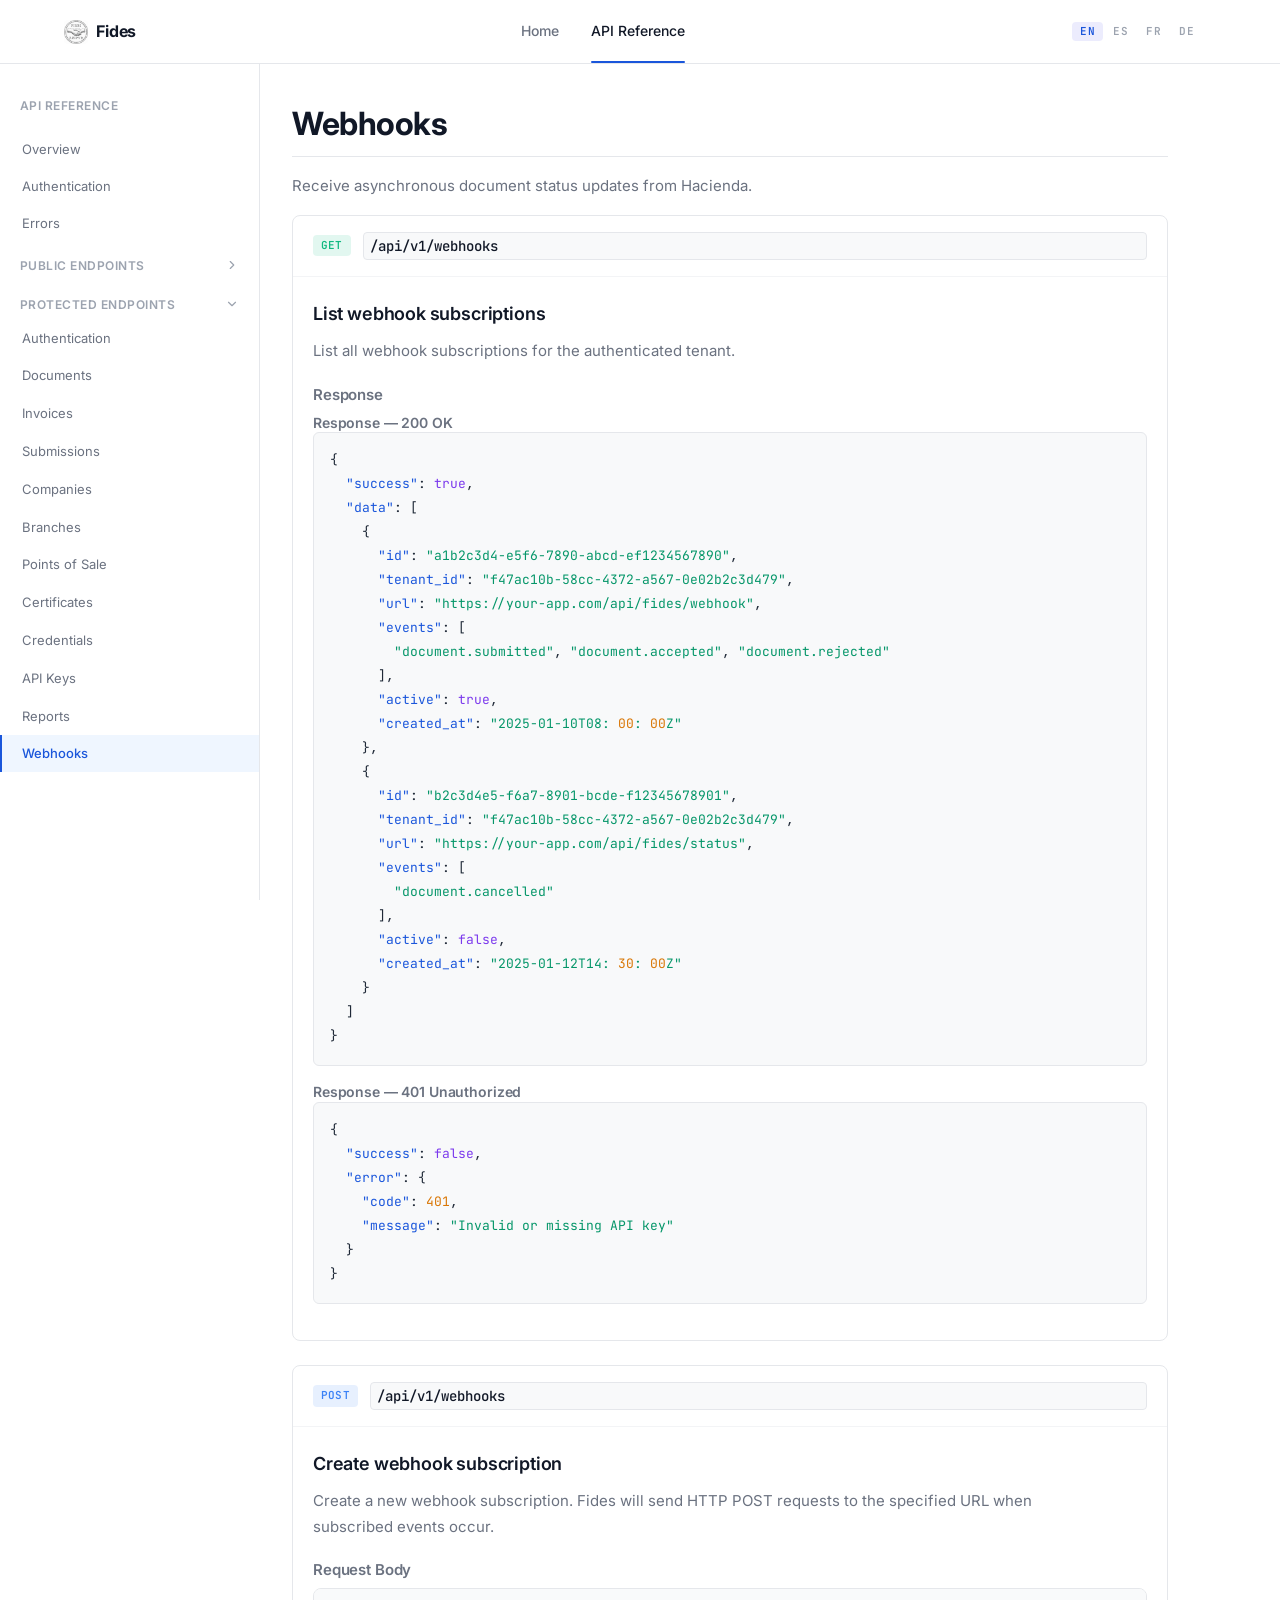
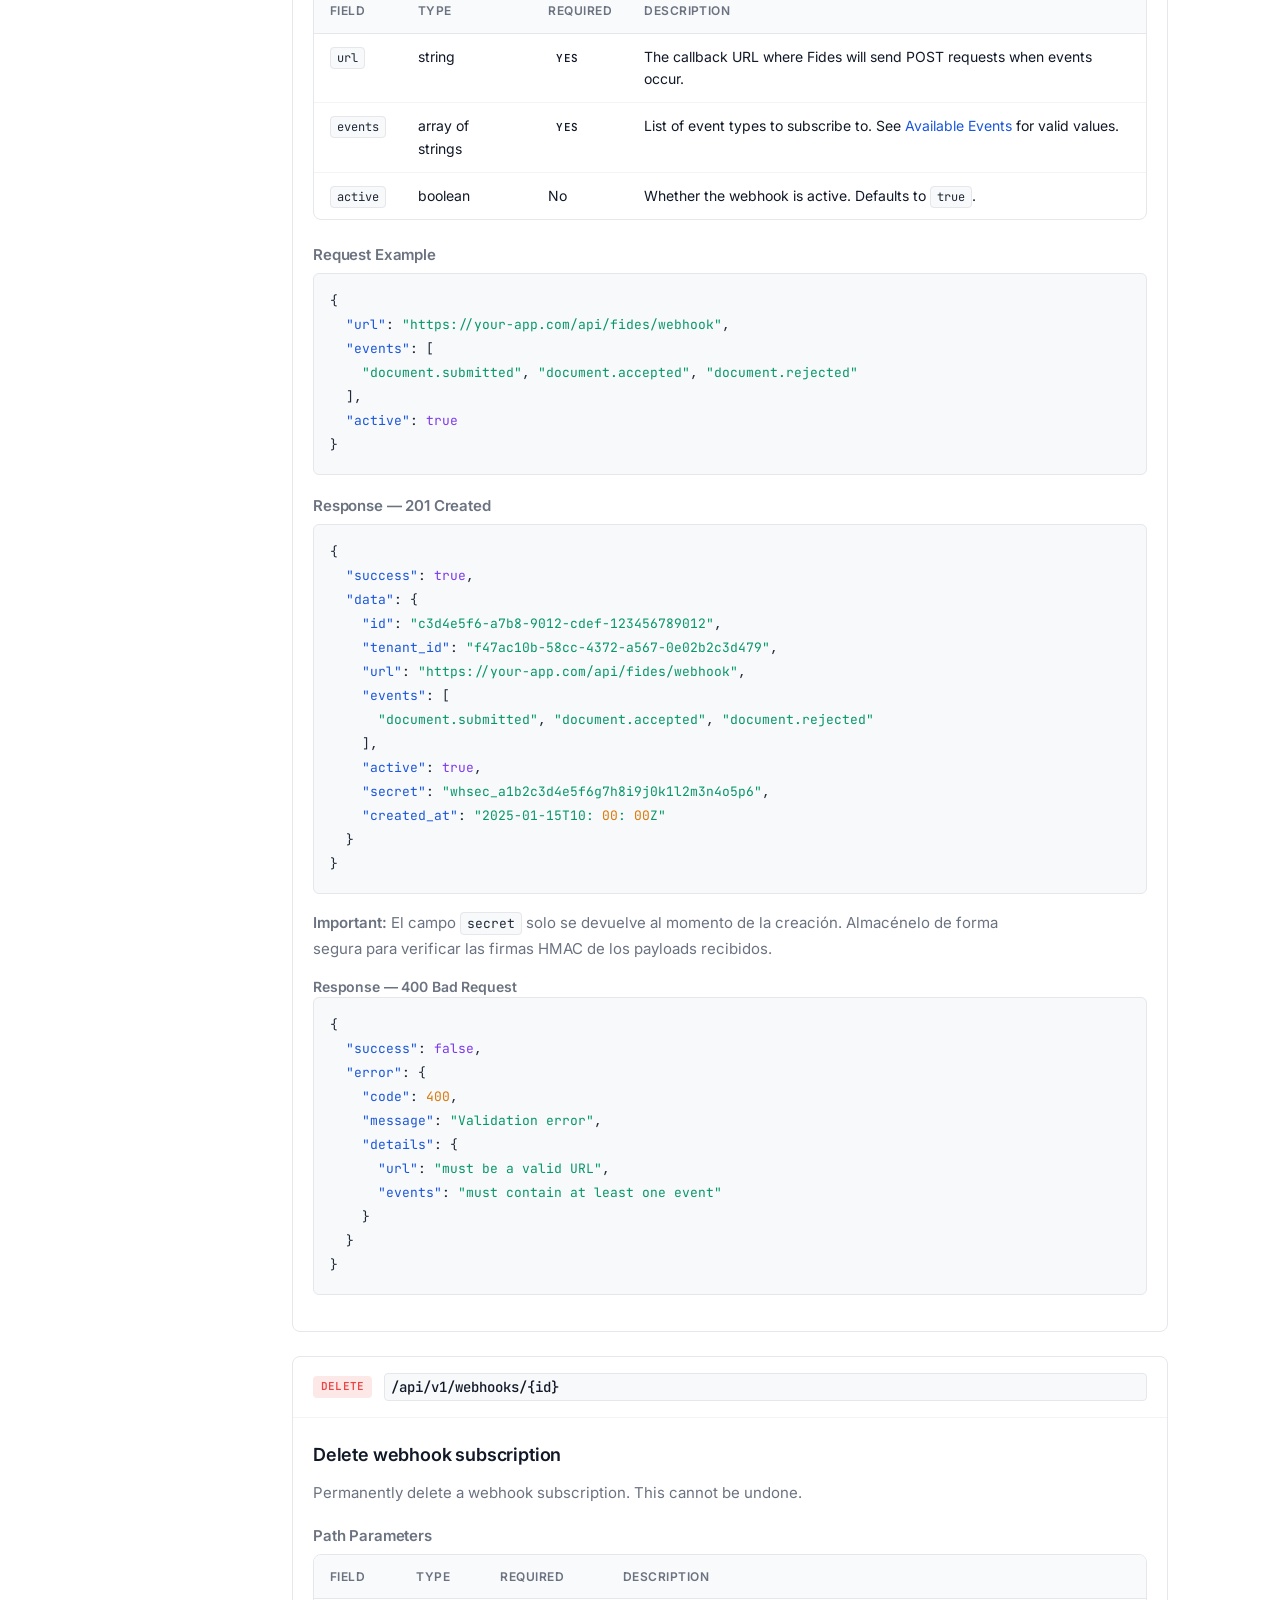
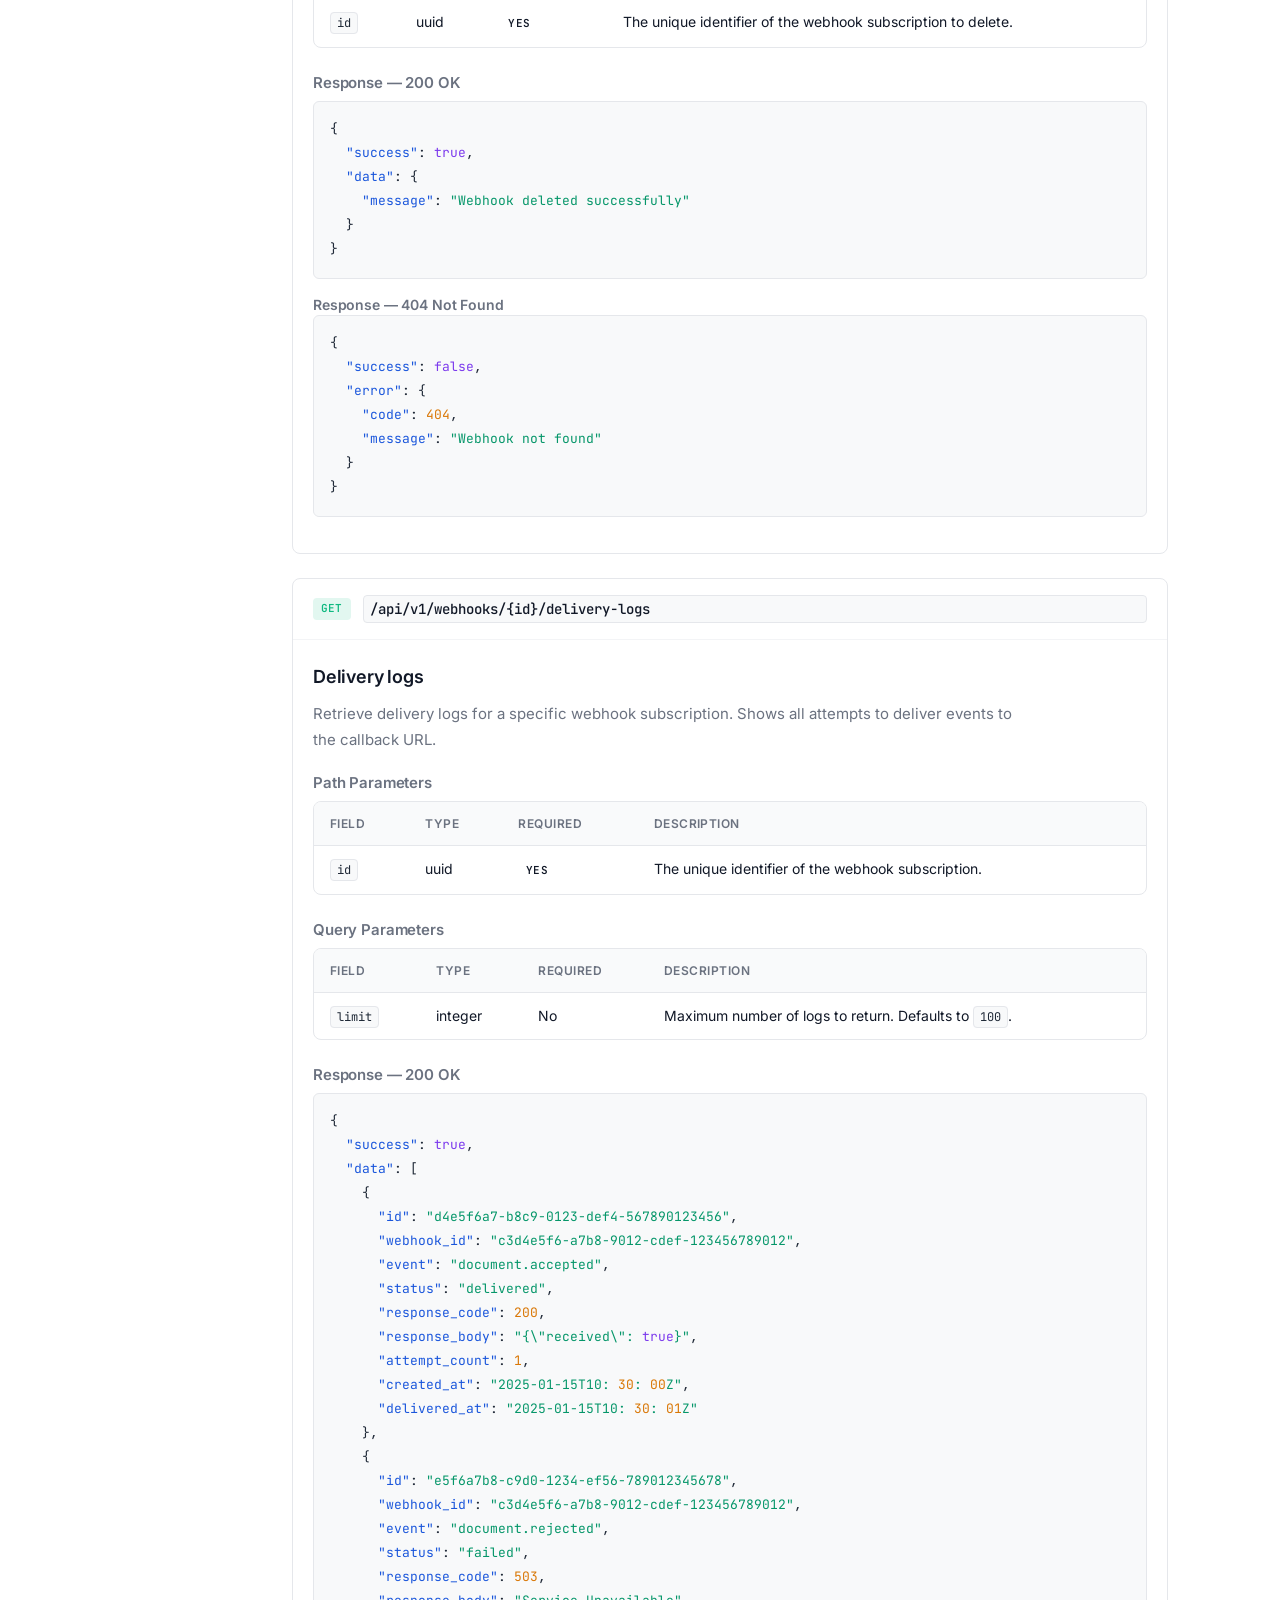
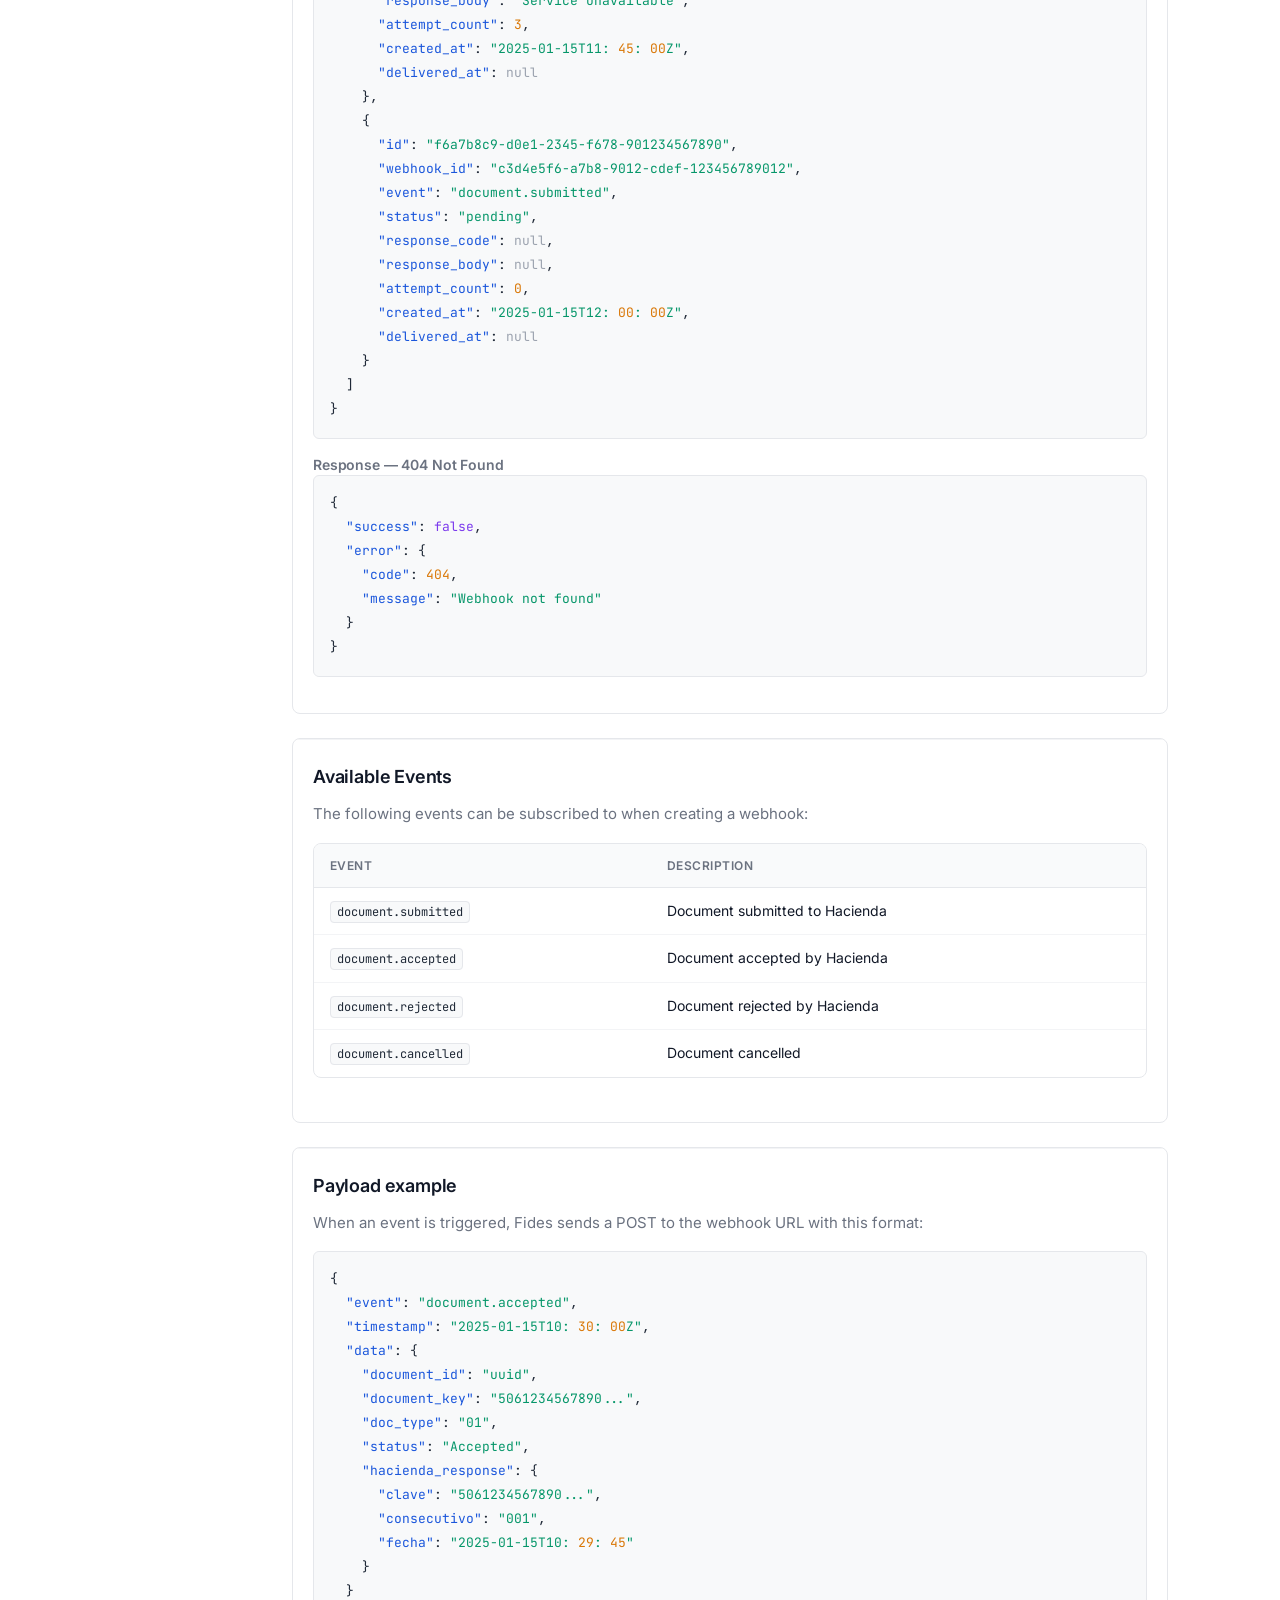
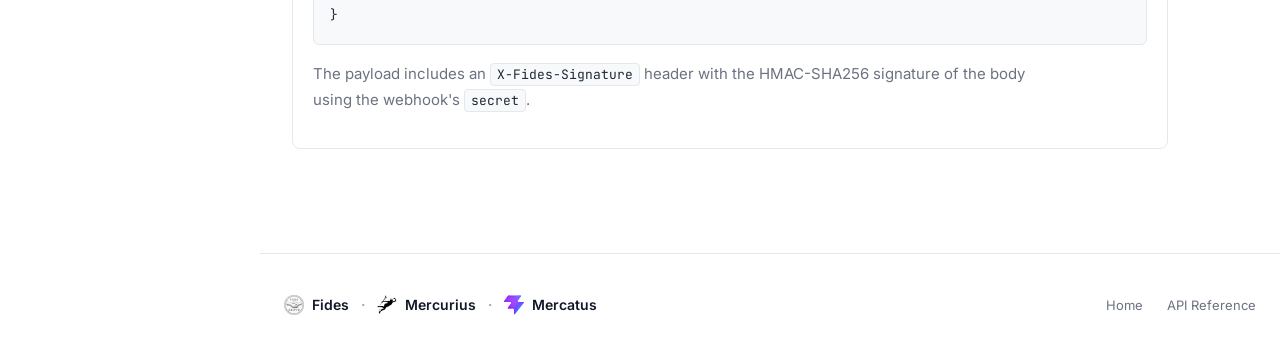
<file: api-webhooks.html>
<!DOCTYPE html>
<html lang="es">
<head>
  <meta charset="UTF-8">
  <meta name="viewport" content="width=device-width, initial-scale=1.0">
  <title>Fides — Webhooks</title>
  <link rel="preconnect" href="https://fonts.googleapis.com">
  <link rel="preconnect" href="https://fonts.gstatic.com" crossorigin>
  <link href="https://fonts.googleapis.com/css2?family=Inter:wght@400;500;600;700&family=JetBrains+Mono:wght@400;500;700&display=swap" rel="stylesheet">
  <link rel="stylesheet" href="styles.css">
</head>
<body>
  <nav class="nav">
    <div class="nav__inner">
      <a href="index.html" class="nav__logo"><img src="assets/icon.png" alt="Fides" width="24" height="24">Fides</a>
      <div class="nav__links">
        <a href="index.html" class="nav__link" data-i18n="nav_home">Inicio</a>
        <a href="api-reference.html" class="nav__link nav__link--active" data-i18n="nav_api_reference">Referencia API</a>
      </div>
      <div class="lang-switcher">
        <button data-lang="en" class="lang-switcher__btn" title="English">EN</button>
        <button data-lang="es" class="lang-switcher__btn" title="Español">ES</button>
        <button data-lang="fr" class="lang-switcher__btn" title="Français">FR</button>
        <button data-lang="de" class="lang-switcher__btn" title="Deutsch">DE</button>
      </div>
      <button class="nav__hamburger" aria-label="Menu" aria-expanded="false">
        <svg xmlns="http://www.w3.org/2000/svg" width="24" height="24" viewBox="0 0 24 24" fill="none" stroke="currentColor" stroke-width="2" stroke-linecap="round" stroke-linejoin="round"><line x1="3" y1="12" x2="21" y2="12"></line><line x1="3" y1="6" x2="21" y2="6"></line><line x1="3" y1="18" x2="21" y2="18"></line></svg>
      </button>
    </div>
  </nav>
  <div class="nav__mobile-menu">
    <a href="index.html" class="nav__mobile-link" data-i18n="nav_home">Inicio</a>
    <a href="api-reference.html" class="nav__mobile-link" data-i18n="nav_api_reference">Referencia API</a>
    <div class="lang-switcher" style="display:flex;justify-content:center;margin:12px 0;">
      <button data-lang="en" class="lang-switcher__btn" title="English">EN</button>
      <button data-lang="es" class="lang-switcher__btn" title="Español">ES</button>
      <button data-lang="fr" class="lang-switcher__btn" title="Français">FR</button>
      <button data-lang="de" class="lang-switcher__btn" title="Deutsch">DE</button>
    </div>
  </div>

  <div class="api-layout">
    <aside class="api-sidebar" id="sidebar">
      <div class="api-sidebar__group">
        <div class="api-sidebar__heading" data-i18n="api_sidebar_title">Referencia API</div>
        <div class="api-sidebar__links">
          <div style="padding: 4px 20px; font-size: 12px; color: var(--text-tertiary);">
            <span data-i18n="api_sidebar_base_url">Base URL:</span>
            <code style="color: var(--accent-primary);">/api/v1</code>
          </div>
        </div>
      </div>
      <div class="api-sidebar__group">
        <a href="index.html#overview" class="api-sidebar__link" data-i18n="api_sidebar_overview">Descripción General</a>
        <a href="index.html#authentication" class="api-sidebar__link" data-i18n="api_sidebar_authentication">Autenticación</a>
        <a href="index.html#errors" class="api-sidebar__link" data-i18n="api_sidebar_errors">Errores</a>
      </div>
      <div class="api-sidebar__group">
        <button class="api-sidebar__heading" onclick="this.classList.toggle('collapsed'); this.nextElementSibling.classList.toggle('hidden')">
          <span data-i18n="api_sidebar_public">Endpoints Públicos</span>
          <svg xmlns="http://www.w3.org/2000/svg" width="14" height="14" viewBox="0 0 24 24" fill="none" stroke="currentColor" stroke-width="2" stroke-linecap="round" stroke-linejoin="round"><polyline points="6 9 12 15 18 9"></polyline></svg>
        </button>
        <div class="api-sidebar__links">
          <a href="api-public.html" class="api-sidebar__link" data-i18n="api_sidebar_health">Salud</a>
        </div>
      </div>
      <div class="api-sidebar__group">
        <button class="api-sidebar__heading" onclick="this.classList.toggle('collapsed'); this.nextElementSibling.classList.toggle('hidden')">
          <span data-i18n="api_sidebar_protected">Endpoints Protegidos</span>
          <svg xmlns="http://www.w3.org/2000/svg" width="14" height="14" viewBox="0 0 24 24" fill="none" stroke="currentColor" stroke-width="2" stroke-linecap="round" stroke-linejoin="round"><polyline points="6 9 12 15 18 9"></polyline></svg>
        </button>
        <div class="api-sidebar__links">
          <a href="api-auth.html" class="api-sidebar__link" data-i18n="api_sidebar_auth">Autenticación</a>
          <a href="api-documents.html" class="api-sidebar__link" data-i18n="api_sidebar_documents">Documentos</a>
          <a href="api-invoices.html" class="api-sidebar__link" data-i18n="api_sidebar_invoices">Facturas</a>
          <a href="api-submissions.html" class="api-sidebar__link" data-i18n="api_sidebar_submissions">Envíos</a>
          <a href="api-companies.html" class="api-sidebar__link" data-i18n="api_sidebar_companies">Empresas</a>
          <a href="api-branches.html" class="api-sidebar__link" data-i18n="api_sidebar_branches">Sucursales</a>
          <a href="api-pos.html" class="api-sidebar__link" data-i18n="api_sidebar_pos">Puntos de Venta</a>
          <a href="api-certificates.html" class="api-sidebar__link" data-i18n="api_sidebar_certificates">Certificados</a>
          <a href="api-credentials.html" class="api-sidebar__link" data-i18n="api_sidebar_credentials">Credenciales</a>
          <a href="api-api-keys.html" class="api-sidebar__link" data-i18n="api_sidebar_api_keys">Llaves API</a>
          <a href="api-reports.html" class="api-sidebar__link" data-i18n="api_sidebar_reports">Reportes</a>
          <a href="api-webhooks.html" class="api-sidebar__link api-sidebar__link--active" data-i18n="api_sidebar_webhooks">Webhooks</a>
        </div>
      </div>
    </aside>
    <main class="api-main">
      <h1 data-i18n="api_section_webhooks">Webhooks</h1>
      <p data-i18n="api_section_webhooks_desc">Recibir actualizaciones asíncronas de estado de documentos de Hacienda. Configure callbacks para ser notificado cuando el estado de un documento cambie.</p>

      <!-- ============================================= -->
      <!-- GET /api/v1/webhooks                          -->
      <!-- ============================================= -->
      <section class="endpoint" id="list-webhooks">
        <div class="endpoint__header">
          <span class="badge badge--green">GET</span>
          <code class="endpoint__path">/api/v1/webhooks</code>
        </div>
        <div class="endpoint__body">
          <h3 data-i18n="api_webhooks_list_title">Listar suscripciones de webhooks</h3>
          <p data-i18n="api_webhooks_list_desc">List all webhook subscriptions for the authenticated tenant.</p>

          <h4 data-i18n="api_response">Respuesta</h4>
          <h5 data-i18n="api_webhooks_response_200">Response — 200 OK</h5>
          <pre><code>{
  "success": true,
  "data": [
    {
      "id": "a1b2c3d4-e5f6-7890-abcd-ef1234567890",
      "tenant_id": "f47ac10b-58cc-4372-a567-0e02b2c3d479",
      "url": "https://your-app.com/api/fides/webhook",
      "events": [
        "document.submitted",
        "document.accepted",
        "document.rejected"
      ],
      "active": true,
      "created_at": "2025-01-10T08:00:00Z"
    },
    {
      "id": "b2c3d4e5-f6a7-8901-bcde-f12345678901",
      "tenant_id": "f47ac10b-58cc-4372-a567-0e02b2c3d479",
      "url": "https://your-app.com/api/fides/status",
      "events": [
        "document.cancelled"
      ],
      "active": false,
      "created_at": "2025-01-12T14:30:00Z"
    }
  ]
}</code></pre>

          <h5 data-i18n="api_webhooks_response_401">Response — 401 Unauthorized</h5>
          <pre><code>{
  "success": false,
  "error": {
    "code": 401,
    "message": "Invalid or missing API key"
  }
}</code></pre>
        </div>
      </section>

      <!-- ============================================= -->
      <!-- POST /api/v1/webhooks                         -->
      <!-- ============================================= -->
      <section class="endpoint" id="create-webhook">
        <div class="endpoint__header">
          <span class="badge badge--blue">POST</span>
          <code class="endpoint__path">/api/v1/webhooks</code>
        </div>
        <div class="endpoint__body">
          <h3 data-i18n="api_webhooks_create_title">Crear suscripción de webhook</h3>
          <p data-i18n="api_webhooks_create_desc">Create a new webhook subscription. Fides will send HTTP POST requests to the specified URL when subscribed events occur.</p>

          <h4 data-i18n="api_request_body">Cuerpo de la Solicitud</h4>
          <div class="table-wrapper">
            <table>
              <thead>
                <tr>
                  <th data-i18n="api_th_field">Campo</th>
                  <th data-i18n="api_th_type">Tipo</th>
                  <th data-i18n="api_th_required">Requerido</th>
                  <th data-i18n="api_th_description">Descripción</th>
                </tr>
              </thead>
              <tbody>
                <tr>
                  <td><code>url</code></td>
                  <td>string</td>
                  <td><span class="badge badge--required" data-i18n="api_reports_required_yes">Requerido</span></td>
                  <td data-i18n="api_webhooks_create_param_url_desc">The callback URL where Fides will send POST requests when events occur.</td>
                </tr>
                <tr>
                  <td><code>events</code></td>
                  <td>array of strings</td>
                  <td><span class="badge badge--required" data-i18n="api_reports_required_yes">Requerido</span></td>
                  <td data-i18n-html="api_webhooks_create_param_events_desc">List of event types to subscribe to. See <a href="#events">Eventos Disponibles</a> for valid values.</td>
                </tr>
                <tr>
                  <td><code>active</code></td>
                  <td>boolean</td>
                  <td data-i18n="api_reports_required_no">Opcional</td>
                  <td data-i18n-html="api_webhooks_create_param_active_desc">Whether the webhook is active. Defaults to <code>true</code>.</td>
                </tr>
              </tbody>
            </table>
          </div>

          <h4 data-i18n="api_request_example">Ejemplo de Solicitud</h4>
          <pre><code>{
  "url": "https://your-app.com/api/fides/webhook",
  "events": [
    "document.submitted",
    "document.accepted",
    "document.rejected"
  ],
  "active": true
}</code></pre>

          <h4 data-i18n="api_webhooks_response_201">Response — 201 Created</h4>
          <pre><code>{
  "success": true,
  "data": {
    "id": "c3d4e5f6-a7b8-9012-cdef-123456789012",
    "tenant_id": "f47ac10b-58cc-4372-a567-0e02b2c3d479",
    "url": "https://your-app.com/api/fides/webhook",
    "events": [
      "document.submitted",
      "document.accepted",
      "document.rejected"
    ],
    "active": true,
    "secret": "whsec_a1b2c3d4e5f6g7h8i9j0k1l2m3n4o5p6",
    "created_at": "2025-01-15T10:00:00Z"
  }
}</code></pre>
          <p><strong data-i18n="api_webhooks_secret_warning">Importante:</strong> El campo <code>secret</code> solo se devuelve al momento de la creación. Almacénelo de forma segura para verificar las firmas HMAC de los payloads recibidos.</p>

          <h5 data-i18n="api_webhooks_response_400">Response — 400 Bad Request</h5>
          <pre><code>{
  "success": false,
  "error": {
    "code": 400,
    "message": "Validation error",
    "details": {
      "url": "must be a valid URL",
      "events": "must contain at least one event"
    }
  }
}</code></pre>
        </div>
      </section>

      <!-- ============================================= -->
      <!-- DELETE /api/v1/webhooks/{id}                  -->
      <!-- ============================================= -->
      <section class="endpoint" id="delete-webhook">
        <div class="endpoint__header">
          <span class="badge badge--red">DELETE</span>
          <code class="endpoint__path">/api/v1/webhooks/{id}</code>
        </div>
        <div class="endpoint__body">
          <h3 data-i18n="api_webhooks_delete_title">Eliminar suscripción de webhook</h3>
          <p data-i18n="api_webhooks_delete_desc">Permanently delete a webhook subscription. This cannot be undone.</p>

          <h4 data-i18n="api_path_params">Parámetros de Ruta</h4>
          <div class="table-wrapper">
            <table>
              <thead>
                <tr>
                  <th data-i18n="api_th_field">Campo</th>
                  <th data-i18n="api_th_type">Tipo</th>
                  <th data-i18n="api_th_required">Requerido</th>
                  <th data-i18n="api_th_description">Descripción</th>
                </tr>
              </thead>
              <tbody>
                <tr>
                  <td><code>id</code></td>
                  <td>uuid</td>
                  <td><span class="badge badge--required" data-i18n="api_reports_required_yes">Requerido</span></td>
                  <td data-i18n="api_webhooks_delete_param_id_desc">The unique identifier of the webhook subscription to delete.</td>
                </tr>
              </tbody>
            </table>
          </div>

          <h4 data-i18n="api_webhooks_response_200">Response — 200 OK</h4>
          <pre><code>{
  "success": true,
  "data": {
    "message": "Webhook deleted successfully"
  }
}</code></pre>

          <h5 data-i18n="api_webhooks_response_404">Response — 404 Not Found</h5>
          <pre><code>{
  "success": false,
  "error": {
    "code": 404,
    "message": "Webhook not found"
  }
}</code></pre>
        </div>
      </section>

      <!-- ============================================= -->
      <!-- GET /api/v1/webhooks/{id}/delivery-logs       -->
      <!-- ============================================= -->
      <section class="endpoint" id="delivery-logs">
        <div class="endpoint__header">
          <span class="badge badge--green">GET</span>
          <code class="endpoint__path">/api/v1/webhooks/{id}/delivery-logs</code>
        </div>
        <div class="endpoint__body">
          <h3 data-i18n="api_webhooks_delivery_logs_title">Logs de entrega</h3>
          <p data-i18n="api_webhooks_logs_desc">Retrieve delivery logs for a specific webhook subscription. Shows all attempts to deliver events to the callback URL.</p>

          <h4 data-i18n="api_path_params">Parámetros de Ruta</h4>
          <div class="table-wrapper">
            <table>
              <thead>
                <tr>
                  <th data-i18n="api_th_field">Campo</th>
                  <th data-i18n="api_th_type">Tipo</th>
                  <th data-i18n="api_th_required">Requerido</th>
                  <th data-i18n="api_th_description">Descripción</th>
                </tr>
              </thead>
              <tbody>
                <tr>
                  <td><code>id</code></td>
                  <td>uuid</td>
                  <td><span class="badge badge--required" data-i18n="api_reports_required_yes">Requerido</span></td>
                  <td data-i18n="api_webhooks_logs_param_id_desc">The unique identifier of the webhook subscription.</td>
                </tr>
              </tbody>
            </table>
          </div>

          <h4 data-i18n="api_query_params">Parámetros de Consulta</h4>
          <div class="table-wrapper">
            <table>
              <thead>
                <tr>
                  <th data-i18n="api_th_field">Campo</th>
                  <th data-i18n="api_th_type">Tipo</th>
                  <th data-i18n="api_th_required">Requerido</th>
                  <th data-i18n="api_th_description">Descripción</th>
                </tr>
              </thead>
              <tbody>
                <tr>
                  <td><code>limit</code></td>
                  <td>integer</td>
                  <td data-i18n="api_reports_required_no">Opcional</td>
                  <td data-i18n-html="api_webhooks_logs_param_limit_desc">Maximum number of logs to return. Defaults to <code>100</code>.</td>
                </tr>
              </tbody>
            </table>
          </div>

          <h4 data-i18n="api_webhooks_response_200">Response — 200 OK</h4>
          <pre><code>{
  "success": true,
  "data": [
    {
      "id": "d4e5f6a7-b8c9-0123-def4-567890123456",
      "webhook_id": "c3d4e5f6-a7b8-9012-cdef-123456789012",
      "event": "document.accepted",
      "status": "delivered",
      "response_code": 200,
      "response_body": "{\"received\": true}",
      "attempt_count": 1,
      "created_at": "2025-01-15T10:30:00Z",
      "delivered_at": "2025-01-15T10:30:01Z"
    },
    {
      "id": "e5f6a7b8-c9d0-1234-ef56-789012345678",
      "webhook_id": "c3d4e5f6-a7b8-9012-cdef-123456789012",
      "event": "document.rejected",
      "status": "failed",
      "response_code": 503,
      "response_body": "Service Unavailable",
      "attempt_count": 3,
      "created_at": "2025-01-15T11:45:00Z",
      "delivered_at": null
    },
    {
      "id": "f6a7b8c9-d0e1-2345-f678-901234567890",
      "webhook_id": "c3d4e5f6-a7b8-9012-cdef-123456789012",
      "event": "document.submitted",
      "status": "pending",
      "response_code": null,
      "response_body": null,
      "attempt_count": 0,
      "created_at": "2025-01-15T12:00:00Z",
      "delivered_at": null
    }
  ]
}</code></pre>

          <h5 data-i18n="api_webhooks_response_404">Response — 404 Not Found</h5>
          <pre><code>{
  "success": false,
  "error": {
    "code": 404,
    "message": "Webhook not found"
  }
}</code></pre>
        </div>
      </section>

      <!-- ============================================= -->
      <!-- Events Reference                              -->
      <!-- ============================================= -->
      <section class="endpoint" id="events">
        <div class="endpoint__body">
          <h3 data-i18n="api_webhooks_events_title">Eventos Disponibles</h3>
          <p data-i18n="api_webhooks_events_desc">Los siguientes eventos pueden ser suscritos al crear un webhook:</p>
          <div class="table-wrapper">
            <table>
              <thead>
                <tr>
                  <th data-i18n="api_webhooks_events_th_event">Evento</th>
                  <th data-i18n="api_webhooks_events_th_desc">Descripción</th>
                </tr>
              </thead>
              <tbody>
                <tr>
                  <td><code>document.submitted</code></td>
                  <td data-i18n="api_webhooks_events_submitted">Documento enviado a Hacienda</td>
                </tr>
                <tr>
                  <td><code>document.accepted</code></td>
                  <td data-i18n="api_webhooks_events_accepted">Documento aceptado por Hacienda</td>
                </tr>
                <tr>
                  <td><code>document.rejected</code></td>
                  <td data-i18n="api_webhooks_events_rejected">Documento rechazado por Hacienda</td>
                </tr>
                <tr>
                  <td><code>document.cancelled</code></td>
                  <td data-i18n="api_webhooks_events_cancelled">Documento cancelado</td>
                </tr>
              </tbody>
            </table>
          </div>
        </div>
      </section>

      <!-- ============================================= -->
      <!-- Webhook Payload Example                       -->
      <!-- ============================================= -->
      <section class="endpoint" id="webhook-payload">
        <div class="endpoint__body">
          <h3 data-i18n="api_webhooks_payload_example">Ejemplo de Payload</h3>
          <p data-i18n="api_webhooks_events_format_desc">Cuando se activa un evento, Fides envía un POST a la URL del webhook con este formato:</p>
          <pre><code>{
  "event": "document.accepted",
  "timestamp": "2025-01-15T10:30:00Z",
  "data": {
    "document_id": "uuid",
    "document_key": "5061234567890...",
    "doc_type": "01",
    "status": "Accepted",
    "hacienda_response": {
      "clave": "5061234567890...",
      "consecutivo": "001",
      "fecha": "2025-01-15T10:29:45"
    }
  }
}</code></pre>
          <p data-i18n-html="api_webhooks_payload_signature_desc">El payload incluye un header <code>X-Fides-Signature</code> con la firma HMAC-SHA256 del body usando el <code>secret</code> del webhook.</p>
        </div>
      </section>

    </main>
  </div>

  <footer class="footer">
    <div class="container footer__inner">
      <div class="footer__brand"><img src="assets/icon.png" alt="Fides" width="20" height="20">Fides <span class="footer__separator">·</span> <img src="assets/Mercurius.png" alt="Mercurius" width="20" height="20"> Mercurius <span class="footer__separator">·</span> <img src="assets/Mercatus.svg" alt="Mercatus" width="20" height="20"> Mercatus</div>
      <div class="footer__links">
        <a href="index.html" class="footer__link" data-i18n="nav_home">Inicio</a>
        <a href="api-reference.html" class="footer__link" data-i18n="nav_api_reference">Referencia API</a>
      </div>
    </div>
  </footer>
  <script src="i18n.js"></script>
  <script src="nav.js"></script>
</body>
</html>
</file>
<file: styles.css>
/* ============================================================
   Mercurius Documentation — Design System Stylesheet
   All tokens from docs/DESIGN.md
   ============================================================ */

/* === 1. CSS Custom Properties (Design Tokens) === */
:root {
  /* Surfaces */
  --surface-primary: #FFFFFF;
  --surface-secondary: #F9FAFB;
  --surface-elevated: #FFFFFF;

  /* Text */
  --text-primary: #111827;
  --text-secondary: #6B7280;
  --text-tertiary: #9CA3AF;

  /* Borders */
  --border-default: #E5E7EB;
  --border-subtle: #F3F4F6;

  /* Accent */
  --accent-primary: #1A56DB;
  --accent-hover: #1E40AF;
  --accent-light: #EFF6FF;

  /* Status */
  --status-success: #059669;
  --status-warning: #D97706;
  --status-error: #DC2626;

  /* Code */
  --code-bg: #F8F9FA;
  --code-text: #1F2937;

  /* Spacing (base 4px) */
  --space-1: 4px;
  --space-2: 8px;
  --space-3: 12px;
  --space-4: 16px;
  --space-5: 20px;
  --space-6: 24px;
  --space-8: 32px;
  --space-10: 40px;
  --space-12: 48px;
  --space-16: 64px;
  --space-20: 80px;
  --space-24: 96px;

  /* Layout */
  --content-max-width: 1200px;
  --article-max-width: 720px;
  --sidebar-width: 260px;
  --nav-height: 64px;

  /* Typography */
  --font-primary: 'Inter', system-ui, -apple-system, BlinkMacSystemFont, 'Segoe UI', sans-serif;
  --font-mono: 'JetBrains Mono', 'Fira Code', 'Cascadia Code', 'Consolas', monospace;

  /* Depth */
  --shadow-subtle: 0 1px 3px rgba(0,0,0,0.04);
  --shadow-lifted: 0 4px 12px rgba(0,0,0,0.08);
  --shadow-modal: 0 12px 40px rgba(0,0,0,0.12);

  /* Radius */
  --radius-sm: 4px;
  --radius-md: 6px;
  --radius-lg: 8px;
  --radius-xl: 12px;

  /* Transitions */
  --transition-fast: 150ms ease-out;
  --transition-normal: 250ms ease-in-out;
  --transition-smooth: 400ms cubic-bezier(0.16, 1, 0.3, 1);
}

/* === 2. Reset & Base === */
*,
*::before,
*::after {
  box-sizing: border-box;
  margin: 0;
  padding: 0;
}

html {
  scroll-behavior: smooth;
  -webkit-text-size-adjust: 100%;
}

body {
  font-family: var(--font-primary);
  font-size: 15px;
  line-height: 1.6;
  color: var(--text-primary);
  background-color: var(--surface-primary);
  -webkit-font-smoothing: antialiased;
  -moz-osx-font-smoothing: grayscale;
}

img, svg {
  display: block;
  max-width: 100%;
}

a {
  color: var(--accent-primary);
  text-decoration: none;
  transition: color var(--transition-fast);
}

a:hover {
  color: var(--accent-hover);
}

ul, ol {
  list-style: none;
}

/* === 3. Typography === */
h1, h2, h3, h4, h5, h6 {
  color: var(--text-primary);
  line-height: 1.25;
  letter-spacing: -0.01em;
}

h1 {
  font-size: 32px;
  font-weight: 700;
  letter-spacing: -0.015em;
}

h2 {
  font-size: 24px;
  font-weight: 600;
  letter-spacing: -0.01em;
  margin-bottom: var(--space-4);
}

h3 {
  font-size: 18px;
  font-weight: 600;
  line-height: 1.4;
  margin-bottom: var(--space-3);
}

h4 {
  font-size: 15px;
  font-weight: 600;
  line-height: 1.4;
}

h5 {
  font-size: 14px;
  font-weight: 600;
  line-height: 1.4;
  color: var(--text-secondary);
}

h6 {
  font-size: 13px;
  font-weight: 600;
  line-height: 1.4;
  color: var(--text-tertiary);
}

p {
  margin-bottom: var(--space-4);
  color: var(--text-primary);
}

p.lead {
  font-size: 17px;
  line-height: 1.65;
  color: var(--text-secondary);
}

code {
  font-family: var(--font-mono);
  font-size: 13px;
  background: var(--code-bg);
  padding: 2px 6px;
  border-radius: var(--radius-sm);
  border: 1px solid var(--border-default);
  color: var(--code-text);
}

strong {
  font-weight: 600;
}

/* === 4. Layout === */
.container {
  width: 100%;
  max-width: var(--content-max-width);
  margin: 0 auto;
  padding: 0 var(--space-6);
}

.container--narrow {
  max-width: var(--article-max-width);
}

/* === 5. Navigation === */
.nav {
  position: fixed;
  top: 0;
  left: 0;
  right: 0;
  z-index: 100;
  height: var(--nav-height);
  background: rgba(255, 255, 255, 0.95);
  backdrop-filter: blur(8px);
  -webkit-backdrop-filter: blur(8px);
  border-bottom: 1px solid var(--border-default);
  display: flex;
  align-items: center;
}

.nav__inner {
  display: flex;
  align-items: center;
  justify-content: space-between;
  width: 100%;
  max-width: var(--content-max-width);
  margin: 0 auto;
  padding: 0 var(--space-6);
  height: 100%;
}

.nav__logo {
  display: flex;
  align-items: center;
  gap: var(--space-2);
  font-size: 16px;
  font-weight: 700;
  color: var(--text-primary);
  text-decoration: none;
  letter-spacing: -0.01em;
  flex-shrink: 0;
}

.nav__logo:hover {
  color: var(--text-primary);
}

.nav__logo svg {
  width: 24px;
  height: 24px;
  color: var(--accent-primary);
}

.nav__logo img {
  width: 24px;
  height: 24px;
  border-radius: var(--radius-sm);
}

.nav__links {
  display: flex;
  align-items: center;
  gap: var(--space-8);
}

.nav__link {
  font-size: 14px;
  font-weight: 500;
  color: var(--text-secondary);
  text-decoration: none;
  transition: color var(--transition-fast);
  position: relative;
}

.nav__link:hover,
.nav__link--active {
  color: var(--text-primary);
}

.nav__link--active::after {
  content: '';
  position: absolute;
  bottom: -20px;
  left: 0;
  right: 0;
  height: 2px;
  background: var(--accent-primary);
  border-radius: 1px;
}

.nav__cta {
  display: inline-flex;
  align-items: center;
  gap: var(--space-2);
  padding: var(--space-2) var(--space-4);
  font-size: 14px;
  font-weight: 500;
  color: var(--surface-primary);
  background: var(--accent-primary);
  border-radius: var(--radius-md);
  text-decoration: none;
  transition: background var(--transition-fast);
}

.nav__cta:hover {
  background: var(--accent-hover);
  color: var(--surface-primary);
}

/* Hamburger */
.nav__hamburger {
  display: none;
  background: none;
  border: none;
  cursor: pointer;
  padding: var(--space-2);
  color: var(--text-primary);
}

.nav__hamburger svg {
  width: 24px;
  height: 24px;
}

/* Mobile Nav */
.nav__mobile-menu {
  display: none;
  position: fixed;
  top: var(--nav-height);
  left: 0;
  right: 0;
  bottom: 0;
  background: var(--surface-primary);
  padding: var(--space-6);
  z-index: 99;
  border-top: 1px solid var(--border-default);
}

.nav__mobile-menu.open {
  display: flex;
  flex-direction: column;
  gap: var(--space-6);
}

.nav__mobile-link {
  font-size: 18px;
  font-weight: 500;
  color: var(--text-primary);
  text-decoration: none;
  padding: var(--space-3) 0;
  border-bottom: 1px solid var(--border-subtle);
}

/* === 6. Hero === */
.hero {
  padding-top: calc(var(--nav-height) + var(--space-24));
  padding-bottom: var(--space-20);
  text-align: center;
}

.hero__overline {
  display: inline-flex;
  align-items: center;
  gap: var(--space-2);
  font-size: 12px;
  font-weight: 600;
  letter-spacing: 0.06em;
  text-transform: uppercase;
  color: var(--accent-primary);
  background: var(--accent-light);
  padding: var(--space-1) var(--space-3);
  border-radius: var(--radius-sm);
  margin-bottom: var(--space-6);
}

.hero__title {
  font-size: clamp(32px, 5vw, 44px);
  font-weight: 700;
  letter-spacing: -0.02em;
  line-height: 1.15;
  margin-bottom: var(--space-5);
  max-width: 680px;
  margin-left: auto;
  margin-right: auto;
}

.hero__logo {
  display: block;
  margin: 0 auto var(--space-5);
  width: 96px;
  height: 96px;
  border-radius: var(--radius-lg);
}

.hero__subtitle {
  font-size: 17px;
  line-height: 1.65;
  color: var(--text-secondary);
  max-width: 560px;
  margin: 0 auto var(--space-8);
}

.hero__actions {
  display: flex;
  align-items: center;
  justify-content: center;
  gap: var(--space-4);
  flex-wrap: wrap;
}

/* === 7. Buttons === */
.btn {
  display: inline-flex;
  align-items: center;
  gap: var(--space-2);
  padding: var(--space-3) var(--space-5);
  font-family: var(--font-primary);
  font-size: 14px;
  font-weight: 500;
  border-radius: var(--radius-md);
  border: 1px solid transparent;
  cursor: pointer;
  transition: all var(--transition-fast);
  text-decoration: none;
  line-height: 1;
}

.btn--primary {
  background: var(--accent-primary);
  color: var(--surface-primary);
  border-color: var(--accent-primary);
}

.btn--primary:hover {
  background: var(--accent-hover);
  border-color: var(--accent-hover);
  color: var(--surface-primary);
}

.btn--secondary {
  background: var(--surface-primary);
  color: var(--text-primary);
  border-color: var(--border-default);
}

.btn--secondary:hover {
  background: var(--surface-secondary);
  border-color: var(--text-tertiary);
}

.btn svg {
  width: 16px;
  height: 16px;
}

/* === 8. Features Grid === */
.features {
  padding: var(--space-16) 0;
  border-top: 1px solid var(--border-subtle);
}

.features__grid {
  display: grid;
  grid-template-columns: repeat(3, 1fr);
  gap: var(--space-6);
  max-width: 1000px;
  margin: 0 auto;
}

.feature-card {
  padding: var(--space-6);
  border: 1px solid var(--border-default);
  border-radius: var(--radius-lg);
  transition: box-shadow var(--transition-normal);
}

.feature-card:hover {
  box-shadow: var(--shadow-lifted);
}

.feature-card__icon {
  width: 40px;
  height: 40px;
  display: flex;
  align-items: center;
  justify-content: center;
  background: var(--accent-light);
  color: var(--accent-primary);
  border-radius: var(--radius-md);
  margin-bottom: var(--space-4);
}

.feature-card__icon svg {
  width: 20px;
  height: 20px;
}

.feature-card__title {
  font-size: 16px;
  font-weight: 600;
  margin-bottom: var(--space-2);
  color: var(--text-primary);
}

.feature-card__desc {
  font-size: 14px;
  line-height: 1.6;
  color: var(--text-secondary);
  margin-bottom: 0;
}

/* === 9. Code Blocks === */
.code-block {
  position: relative;
  background: var(--code-bg);
  border: 1px solid var(--border-default);
  border-radius: var(--radius-lg);
  overflow: hidden;
}

.code-block__header {
  display: flex;
  align-items: center;
  justify-content: space-between;
  padding: var(--space-3) var(--space-4);
  border-bottom: 1px solid var(--border-default);
  background: var(--surface-primary);
}

.code-block__lang {
  font-size: 12px;
  font-weight: 500;
  color: var(--text-tertiary);
  text-transform: uppercase;
  letter-spacing: 0.04em;
  font-family: var(--font-mono);
}

.code-block__copy {
  display: inline-flex;
  align-items: center;
  gap: var(--space-1);
  padding: var(--space-1) var(--space-2);
  font-size: 12px;
  font-weight: 500;
  color: var(--text-secondary);
  background: none;
  border: 1px solid var(--border-default);
  border-radius: var(--radius-sm);
  cursor: pointer;
  font-family: var(--font-primary);
  transition: all var(--transition-fast);
}

.code-block__copy:hover {
  background: var(--surface-secondary);
  color: var(--text-primary);
}

.code-block__copy svg {
  width: 14px;
  height: 14px;
}

pre {
  background: var(--code-bg);
  border: 1px solid var(--border-default);
  border-radius: var(--radius-md);
  padding: var(--space-4);
  overflow-x: auto;
  margin-bottom: var(--space-4);
}

pre code {
  font-family: var(--font-mono);
  font-size: 13px;
  line-height: 1.6;
  color: var(--code-text);
  background: none;
  border: none;
  padding: 0;
}

.code-block pre {
  padding: var(--space-4);
  overflow-x: auto;
  font-family: var(--font-mono);
  font-size: 13px;
  line-height: 1.6;
  color: var(--code-text);
  margin: 0;
  background: none;
  border: none;
  border-radius: 0;
}

.code-block pre code {
  background: none;
  border: none;
  padding: 0;
  font-size: inherit;
  color: inherit;
}

/* JSON Syntax Highlighting */
.json-key { color: #1A56DB; }
.json-string { color: #059669; }
.json-number { color: #D97706; }
.json-boolean { color: #7C3AED; }
.json-null { color: #9CA3AF; }

/* === 10. Section Styles === */
section {
  margin-bottom: var(--space-10);
}

section:last-child {
  margin-bottom: 0;
}

.section {
  padding: var(--space-16) 0;
}

.section + .section {
  border-top: 1px solid var(--border-subtle);
}

.section__title {
  font-size: 24px;
  font-weight: 600;
  margin-bottom: var(--space-4);
  letter-spacing: -0.01em;
}

.section__subtitle {
  font-size: 15px;
  color: var(--text-secondary);
  margin-bottom: var(--space-8);
  line-height: 1.6;
  max-width: 600px;
}

/* === 11. API Reference Layout === */
.api-layout {
  display: flex;
  min-height: 100vh;
  padding-top: var(--nav-height);
}

.api-sidebar {
  position: fixed;
  top: var(--nav-height);
  left: 0;
  width: var(--sidebar-width);
  height: calc(100vh - var(--nav-height));
  overflow-y: auto;
  border-right: 1px solid var(--border-default);
  background: var(--surface-primary);
  padding: var(--space-6) 0;
  z-index: 50;
}

.api-sidebar__group {
  margin-bottom: var(--space-2);
}

.api-sidebar__heading {
  display: flex;
  align-items: center;
  justify-content: space-between;
  padding: var(--space-2) var(--space-5);
  font-size: 12px;
  font-weight: 600;
  letter-spacing: 0.04em;
  text-transform: uppercase;
  color: var(--text-tertiary);
  cursor: pointer;
  user-select: none;
  background: none;
  border: none;
  width: 100%;
  text-align: left;
  font-family: var(--font-primary);
  transition: color var(--transition-fast);
}

.api-sidebar__heading:hover {
  color: var(--text-secondary);
}

.api-sidebar__heading svg {
  width: 14px;
  height: 14px;
  transition: transform var(--transition-fast);
  flex-shrink: 0;
}

.api-sidebar__heading.collapsed svg {
  transform: rotate(-90deg);
}

.api-sidebar__links {
  display: flex;
  flex-direction: column;
  gap: 1px;
}

.api-sidebar__links.hidden {
  display: none;
}

.api-sidebar__link {
  display: flex;
  align-items: center;
  gap: var(--space-2);
  padding: var(--space-2) var(--space-5);
  font-size: 13px;
  color: var(--text-secondary);
  text-decoration: none;
  border-left: 2px solid transparent;
  transition: all var(--transition-fast);
}

.api-sidebar__link:hover {
  color: var(--text-primary);
  background: var(--surface-secondary);
}

.api-sidebar__link--active {
  color: var(--accent-primary);
  border-left-color: var(--accent-primary);
  background: var(--accent-light);
  font-weight: 500;
}

/* API Main Content */
.api-main {
  flex: 1;
  margin-left: var(--sidebar-width);
  padding: var(--space-10) var(--space-8);
  max-width: calc(var(--content-max-width) - var(--sidebar-width));
}

.api-main h1 {
  margin-bottom: var(--space-4);
  padding-bottom: var(--space-3);
  border-bottom: 1px solid var(--border-default);
}

.api-main h2 {
  margin-top: var(--space-8);
  margin-bottom: var(--space-4);
}

.api-main h3 {
  margin-top: var(--space-6);
  margin-bottom: var(--space-3);
}

.api-main h4 {
  margin-top: var(--space-5);
  margin-bottom: var(--space-2);
  color: var(--text-secondary);
}

.api-main p {
  line-height: 1.7;
  color: var(--text-secondary);
  max-width: var(--article-max-width);
}

/* === 12. Endpoint Block === */
.endpoint {
  border: 1px solid var(--border-default);
  border-radius: var(--radius-lg);
  margin-bottom: var(--space-6);
  overflow: hidden;
  background: var(--surface-primary);
}

.endpoint__header {
  display: flex;
  align-items: center;
  gap: var(--space-3);
  padding: var(--space-4) var(--space-5);
  cursor: pointer;
  transition: background var(--transition-fast);
}

.endpoint__header:hover {
  background: var(--surface-secondary);
}

.endpoint__method {
  font-family: var(--font-mono);
  font-size: 12px;
  font-weight: 700;
  letter-spacing: 0.02em;
  padding: var(--space-1) var(--space-2);
  border-radius: var(--radius-sm);
  min-width: 56px;
  text-align: center;
  flex-shrink: 0;
}

.endpoint__path {
  font-family: var(--font-mono);
  font-size: 14px;
  color: var(--text-primary);
  font-weight: 500;
  flex: 1;
}

.endpoint__desc {
  font-size: 13px;
  color: var(--text-secondary);
  flex-shrink: 0;
  text-align: right;
}

.endpoint__auth {
  font-size: 10px;
  font-weight: 600;
  letter-spacing: 0.04em;
  text-transform: uppercase;
  padding: 2px 6px;
  border-radius: 3px;
  flex-shrink: 0;
}

.endpoint__auth--required {
  color: var(--status-warning);
  background: #FFFBEB;
}

.endpoint__auth--none {
  color: var(--status-success);
  background: #ECFDF5;
}

.endpoint__toggle {
  width: 20px;
  height: 20px;
  flex-shrink: 0;
  color: var(--text-tertiary);
  transition: transform var(--transition-fast);
  transform: rotate(180deg);
}

.endpoint.collapsed .endpoint__toggle {
  transform: rotate(0deg);
}

.endpoint__body {
  padding: 0 var(--space-5) var(--space-5);
  border-top: 1px solid var(--border-subtle);
}

.endpoint.collapsed .endpoint__body {
  display: none;
}

.endpoint__section {
  margin-top: var(--space-5);
}

.endpoint__section-title {
  font-size: 13px;
  font-weight: 600;
  color: var(--text-secondary);
  text-transform: uppercase;
  letter-spacing: 0.04em;
  margin-bottom: var(--space-3);
}

/* === 13. Tables === */
.table-wrapper {
  overflow-x: auto;
  border: 1px solid var(--border-default);
  border-radius: var(--radius-lg);
  margin-bottom: var(--space-6);
}

table {
  width: 100%;
  border-collapse: collapse;
  font-size: 14px;
}

thead {
  background: var(--surface-secondary);
}

th {
  padding: var(--space-3) var(--space-4);
  font-size: 12px;
  font-weight: 600;
  text-align: left;
  color: var(--text-secondary);
  text-transform: uppercase;
  letter-spacing: 0.04em;
  border-bottom: 1px solid var(--border-default);
}

td {
  padding: var(--space-3) var(--space-4);
  border-bottom: 1px solid var(--border-subtle);
  vertical-align: top;
}

tr:last-child td {
  border-bottom: none;
}

td code {
  font-size: 12px;
}

/* === 14. Steps / Ordered List === */
.steps {
  counter-reset: step-counter;
  margin-bottom: var(--space-8);
}

.steps__item {
  counter-increment: step-counter;
  display: flex;
  gap: var(--space-4);
  margin-bottom: var(--space-6);
  position: relative;
}

.steps__item:not(:last-child)::after {
  content: '';
  position: absolute;
  left: 15px;
  top: 36px;
  bottom: -12px;
  width: 1px;
  background: var(--border-default);
}

.steps__number {
  width: 32px;
  height: 32px;
  flex-shrink: 0;
  display: flex;
  align-items: center;
  justify-content: center;
  background: var(--accent-light);
  color: var(--accent-primary);
  border-radius: 50%;
  font-size: 14px;
  font-weight: 600;
  border: 1px solid var(--border-default);
}

.steps__content {
  flex: 1;
  padding-top: var(--space-1);
}

.steps__content h4 {
  margin-bottom: var(--space-2);
}

.steps__content p {
  font-size: 14px;
  color: var(--text-secondary);
  margin-bottom: var(--space-3);
}

/* === 15. Callout === */
.callout {
  display: flex;
  gap: var(--space-3);
  padding: var(--space-4);
  border-radius: var(--radius-md);
  border: 1px solid;
  margin-bottom: var(--space-6);
  font-size: 14px;
  line-height: 1.6;
}

.callout svg {
  width: 18px;
  height: 18px;
  flex-shrink: 0;
  margin-top: 2px;
}

.callout--info {
  background: var(--accent-light);
  border-color: #BFDBFE;
  color: var(--text-primary);
}

.callout--info svg { color: var(--accent-primary); }

.callout--warning {
  background: #FFFBEB;
  border-color: #FDE68A;
  color: var(--text-primary);
}

.callout--warning svg { color: var(--status-warning); }

/* === 16. Footer === */
.footer {
  border-top: 1px solid var(--border-default);
  padding: var(--space-10) 0;
  margin-top: var(--space-16);
}

.api-layout ~ .footer {
  margin-left: var(--sidebar-width);
}

.footer__inner {
  display: flex;
  align-items: center;
  justify-content: space-between;
}

.footer__brand {
  display: flex;
  align-items: center;
  gap: var(--space-2);
  font-size: 14px;
  font-weight: 600;
  color: var(--text-primary);
}

.footer__brand svg {
  width: 20px;
  height: 20px;
  color: var(--accent-primary);
}

.footer__brand img {
  width: 20px;
  height: 20px;
  border-radius: 3px;
}

.footer__separator {
  color: var(--text-tertiary, #9ca3af);
  margin: 0 var(--space-1, 4px);
}

.footer__links {
  display: flex;
  gap: var(--space-6);
}

.footer__link {
  font-size: 13px;
  color: var(--text-secondary);
  text-decoration: none;
}

.footer__link:hover {
  color: var(--text-primary);
}

/* === 17. Page Header (Getting Started, Features) === */
.page-header {
  padding-top: calc(var(--nav-height) + var(--space-12));
  padding-bottom: var(--space-10);
  border-bottom: 1px solid var(--border-subtle);
}

.page-header__title {
  font-size: clamp(28px, 4vw, 36px);
  font-weight: 700;
  letter-spacing: -0.015em;
  margin-bottom: var(--space-3);
}

.page-header__desc {
  font-size: 16px;
  color: var(--text-secondary);
  line-height: 1.6;
  max-width: 600px;
}

/* === 18. Getting Started Specific === */
.guide-content {
  padding: var(--space-10) 0;
}

.guide-content section {
  margin-bottom: var(--space-12);
}

.guide-content section:last-child {
  margin-bottom: 0;
}

/* === 19. Responsive === */
@media (max-width: 1024px) {
  .api-sidebar {
    transform: translateX(-100%);
    transition: transform var(--transition-normal);
  }

  .api-sidebar.open {
    transform: translateX(0);
    box-shadow: var(--shadow-modal);
  }

  .api-main {
    margin-left: 0;
    max-width: 100%;
    padding: var(--space-8) var(--space-6);
  }

  .features__grid {
    grid-template-columns: repeat(2, 1fr);
    gap: var(--space-4);
  }

  .sidebar-toggle {
    display: inline-flex;
  }
}

@media (max-width: 768px) {
  .nav__links,
  .nav__cta {
    display: none;
  }

  .nav__hamburger {
    display: flex;
  }

  .hero {
    padding-top: calc(var(--nav-height) + var(--space-16));
    padding-bottom: var(--space-12);
  }

  .hero__title {
    font-size: 28px;
  }

  .hero__subtitle {
    font-size: 15px;
  }

  .hero__actions {
    flex-direction: column;
    gap: var(--space-3);
  }

  .hero__actions .btn {
    width: 100%;
    justify-content: center;
  }

  .section {
    padding: var(--space-10) 0;
  }

  .container {
    padding: 0 var(--space-4);
  }

  .features__grid {
    grid-template-columns: 1fr;
    gap: var(--space-4);
  }

  .endpoint__header {
    flex-wrap: wrap;
  }

  .endpoint__desc {
    flex-basis: 100%;
    text-align: left;
    margin-top: var(--space-1);
  }

  .footer__inner {
    flex-direction: column;
    gap: var(--space-4);
    text-align: center;
  }

  .footer__links {
    flex-wrap: wrap;
    justify-content: center;
  }

  .api-main {
    padding: var(--space-6) var(--space-4);
  }

  .table-wrapper {
    margin-left: calc(-1 * var(--space-4));
    margin-right: calc(-1 * var(--space-4));
    border-radius: 0;
    border-left: none;
    border-right: none;
  }
}

@media (max-width: 480px) {
  h1 { font-size: 26px; }
  h2 { font-size: 20px; }

  .endpoint__header {
    padding: var(--space-3) var(--space-4);
  }

  .endpoint__path {
    font-size: 12px;
    word-break: break-all;
  }
}

/* === 20. Sidebar Toggle Button (mobile) === */
.sidebar-toggle {
  display: none;
  align-items: center;
  gap: var(--space-2);
  padding: var(--space-2) var(--space-3);
  font-size: 13px;
  font-weight: 500;
  color: var(--text-secondary);
  background: var(--surface-secondary);
  border: 1px solid var(--border-default);
  border-radius: var(--radius-md);
  cursor: pointer;
  font-family: var(--font-primary);
  margin-bottom: var(--space-4);
}

.sidebar-toggle svg {
  width: 16px;
  height: 16px;
}

/* Sidebar overlay for mobile */
.sidebar-overlay {
  display: none;
  position: fixed;
  inset: 0;
  background: rgba(0,0,0,0.3);
  z-index: 40;
}

.sidebar-overlay.open {
  display: block;
}

/* === 21. Scroll Reveal Animation === */
.reveal {
  opacity: 0;
  transform: translateY(12px);
  transition: opacity 0.5s cubic-bezier(0.16, 1, 0.3, 1),
              transform 0.5s cubic-bezier(0.16, 1, 0.3, 1);
}

.reveal.visible {
  opacity: 1;
  transform: translateY(0);
}

@media (prefers-reduced-motion: reduce) {
  .reveal {
    opacity: 1;
    transform: none;
    transition: none;
  }
  html { scroll-behavior: auto; }
}

/* === 22. Utility Classes === */
.mt-2 { margin-top: var(--space-2); }
.mt-4 { margin-top: var(--space-4); }
.mt-6 { margin-top: var(--space-6); }
.mt-8 { margin-top: var(--space-8); }
.mb-2 { margin-bottom: var(--space-2); }
.mb-4 { margin-bottom: var(--space-4); }
.mb-6 { margin-bottom: var(--space-6); }
.mb-8 { margin-bottom: var(--space-8); }
.text-secondary { color: var(--text-secondary); }
.text-sm { font-size: 13px; }
.font-mono { font-family: var(--font-mono); }

/* === 23. API Method Badges === */
.badge {
  display: inline-block;
  padding: 2px 8px;
  border-radius: var(--radius-sm);
  font-size: 11px;
  font-weight: 600;
  font-family: var(--font-mono);
  text-transform: uppercase;
  letter-spacing: 0.02em;
}
.badge--green {
  background: rgba(16, 185, 129, 0.12);
  color: #10b981;
}
.badge--blue {
  background: rgba(59, 130, 246, 0.12);
  color: #3b82f6;
}
.badge--yellow {
  background: rgba(245, 158, 11, 0.12);
  color: #f59e0b;
}
.badge--red {
  background: rgba(239, 68, 68, 0.12);
  color: #ef4444;
}
.badge--purple {
  background: rgba(139, 92, 246, 0.12);
  color: #8b5cf6;
}

.lang-switcher {
  display: flex;
  align-items: center;
  gap: 2px;
  margin-right: 12px;
  background: var(--bg-tertiary, rgba(255,255,255,0.06));
  border-radius: 6px;
  padding: 2px;
}
.lang-switcher__btn {
  appearance: none;
  border: none;
  background: transparent;
  color: var(--text-tertiary, #94a3b8);
  font-size: 11px;
  font-weight: 600;
  font-family: var(--font-mono, 'JetBrains Mono', monospace);
  letter-spacing: 0.04em;
  padding: 4px 8px;
  border-radius: 4px;
  cursor: pointer;
  transition: color 0.15s, background 0.15s;
  line-height: 1;
}
.lang-switcher__btn:hover {
  color: var(--text-primary, #e2e8f0);
  background: rgba(255,255,255,0.08);
}
.lang-switcher__btn.active {
  color: var(--accent-primary, #6366f1);
  background: rgba(99,102,241,0.12);
}

@media (max-width: 768px) {
  .lang-switcher {
    display: none;
  }
  .nav__mobile-menu .lang-switcher {
    display: flex;
    justify-content: center;
    margin: 8px 0;
  }
}
</file>
